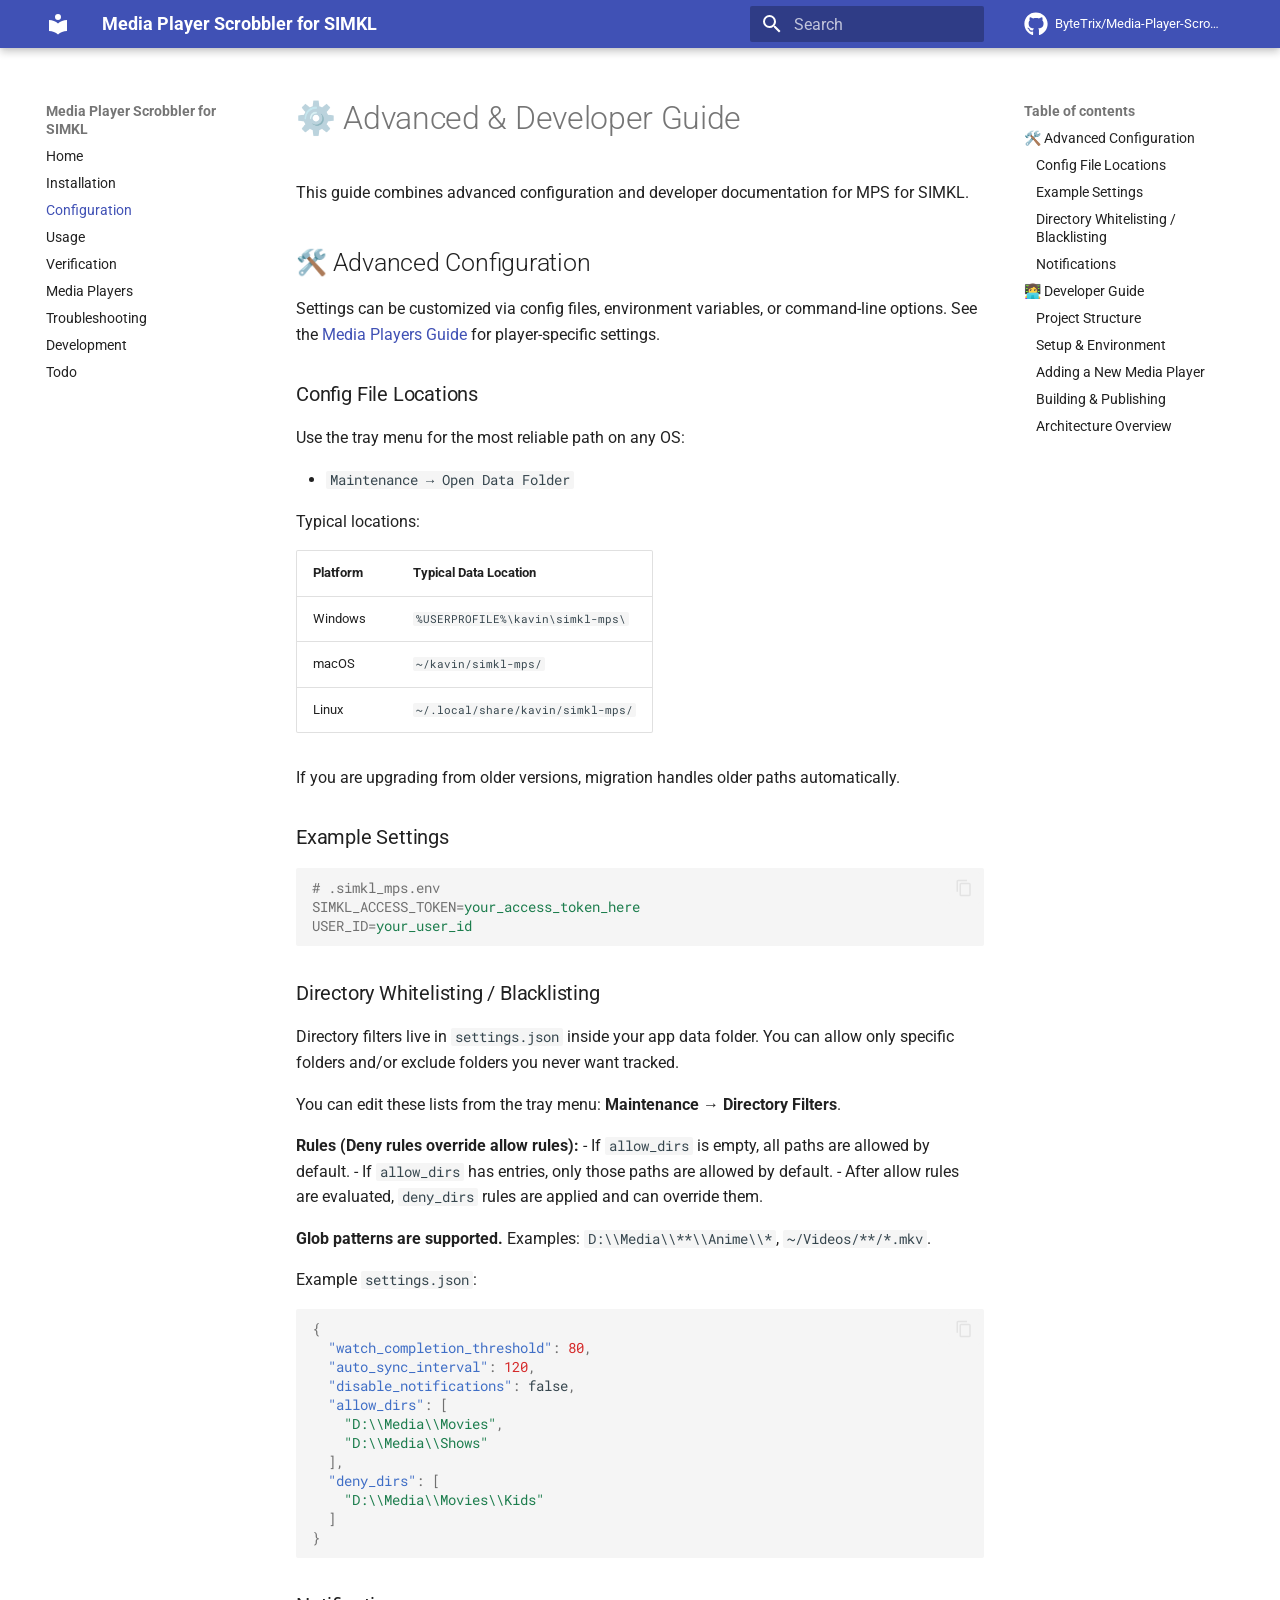
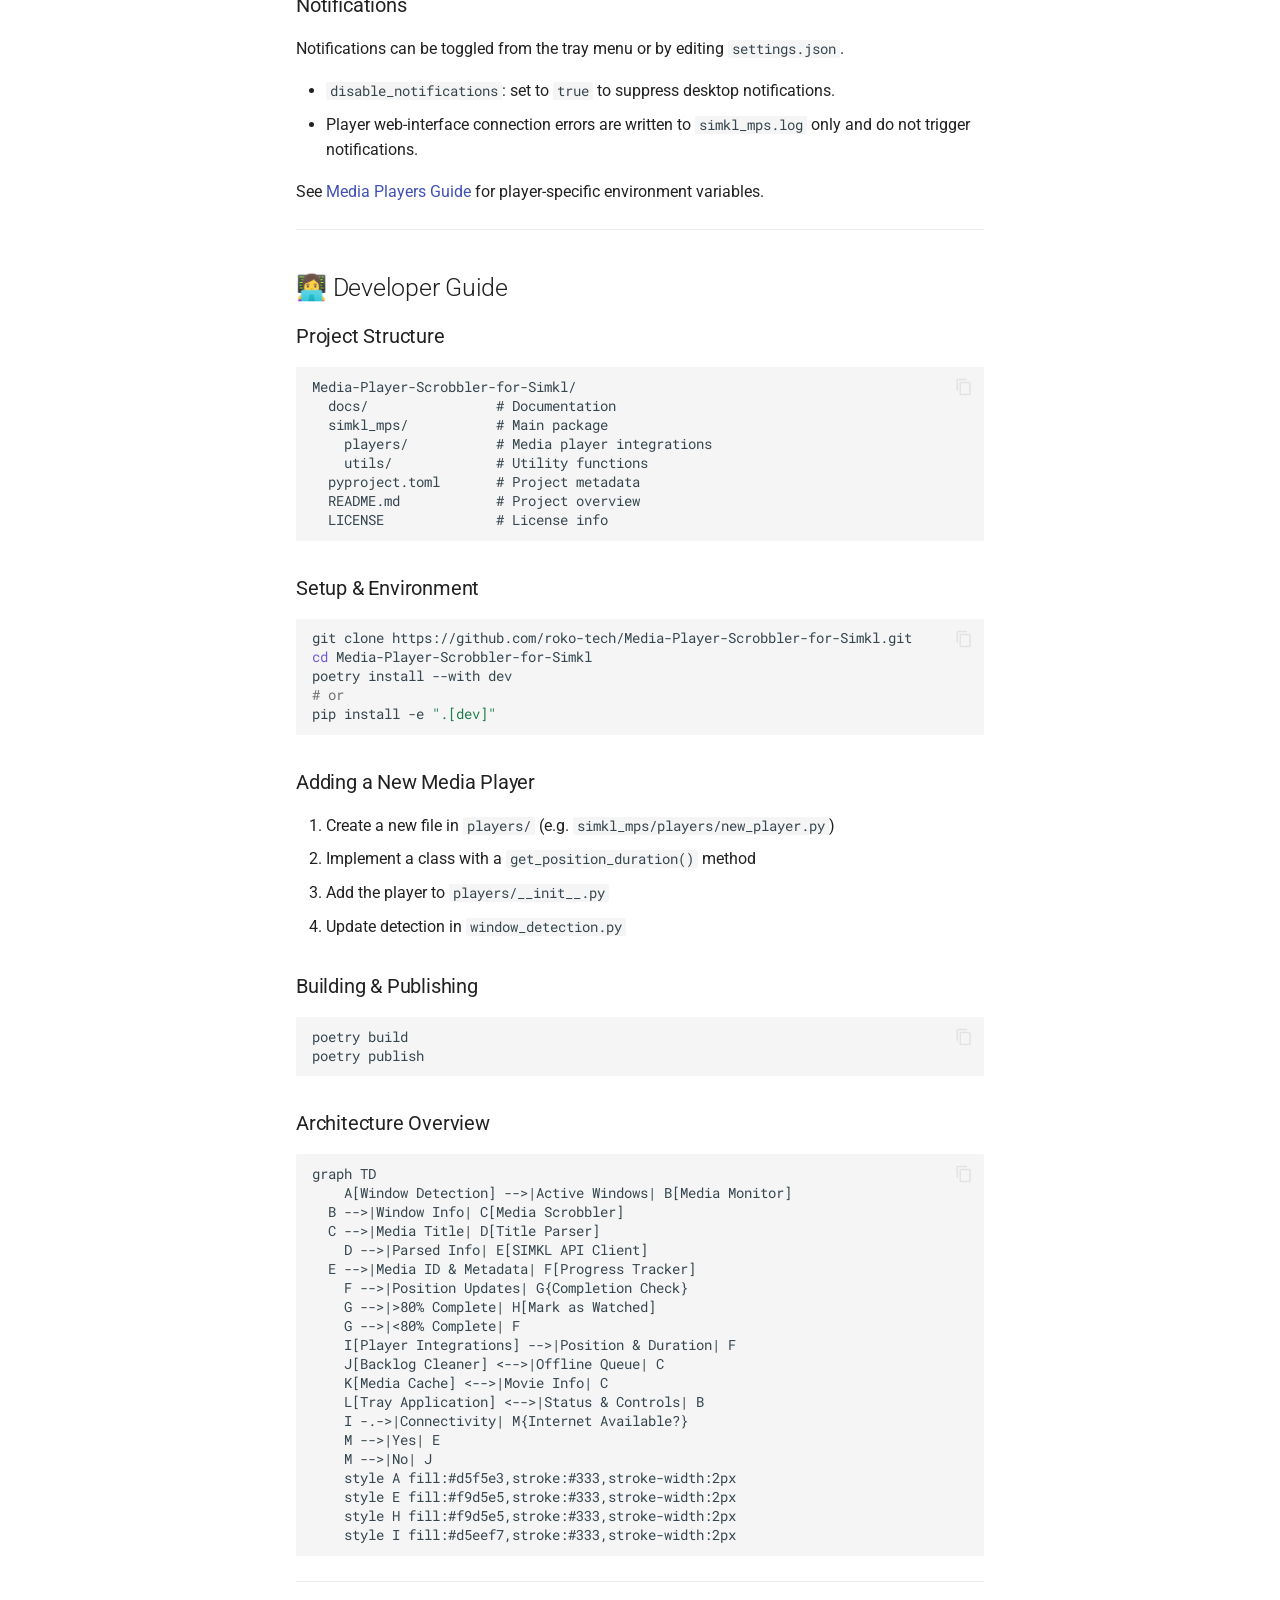
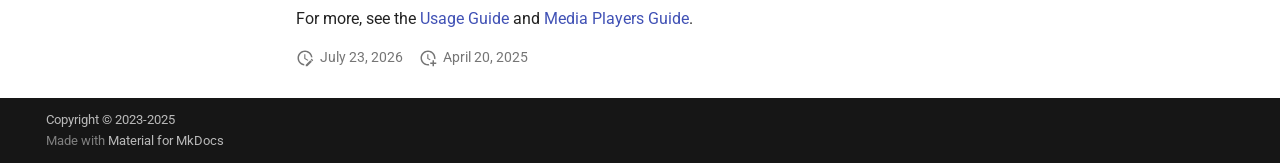
<file: configuration/index.html>
<!doctype html>
<html lang="en" class="no-js">
  <head>
    
      <meta charset="utf-8">
      <meta name="viewport" content="width=device-width,initial-scale=1">
      
        <meta name="description" content="Automatic Movie Scrobbler for Simkl">
      
      
      
        <link rel="canonical" href="https://bytetrix.github.io/media-player-scrobbler-for-simkl/configuration/">
      
      
        <link rel="prev" href="..">
      
      
        <link rel="next" href="../usage/">
      
      
        
      
      
      <link rel="icon" href="../assets/images/favicon.png">
      <meta name="generator" content="mkdocs-1.6.1, mkdocs-material-9.7.7">
    
    
      
        <title>Configuration - Media Player Scrobbler for SIMKL</title>
      
    
    
      <link rel="stylesheet" href="../assets/stylesheets/main.ec1eaa64.min.css">
      
        
        <link rel="stylesheet" href="../assets/stylesheets/palette.ab4e12ef.min.css">
      
      


    
    
      
    
    
      
        
        
        <link rel="preconnect" href="https://fonts.gstatic.com" crossorigin>
        <link rel="stylesheet" href="https://fonts.googleapis.com/css?family=Roboto:300,300i,400,400i,700,700i%7CRoboto+Mono:400,400i,700,700i&display=fallback">
        <style>:root{--md-text-font:"Roboto";--md-code-font:"Roboto Mono"}</style>
      
    
    
    <script>__md_scope=new URL("..",location),__md_hash=e=>[...e].reduce(((e,_)=>(e<<5)-e+_.charCodeAt(0)),0),__md_get=(e,_=localStorage,t=__md_scope)=>JSON.parse(_.getItem(t.pathname+"."+e)),__md_set=(e,_,t=localStorage,a=__md_scope)=>{try{t.setItem(a.pathname+"."+e,JSON.stringify(_))}catch(e){}}</script>
    
      

    
    
  </head>
  
  
    
    
    
    
    
    <body dir="ltr" data-md-color-scheme="default" data-md-color-primary="indigo" data-md-color-accent="indigo">
  
    
    <input class="md-toggle" data-md-toggle="drawer" type="checkbox" id="__drawer" autocomplete="off">
    <input class="md-toggle" data-md-toggle="search" type="checkbox" id="__search" autocomplete="off">
    <label class="md-overlay" for="__drawer"></label>
    <div data-md-component="skip">
      
        
        <a href="#advanced-developer-guide" class="md-skip">
          Skip to content
        </a>
      
    </div>
    <div data-md-component="announce">
      
    </div>
    
    
      

  

<header class="md-header md-header--shadow" data-md-component="header">
  <nav class="md-header__inner md-grid" aria-label="Header">
    <a href=".." title="Media Player Scrobbler for SIMKL" class="md-header__button md-logo" aria-label="Media Player Scrobbler for SIMKL" data-md-component="logo">
      
  
  <svg xmlns="http://www.w3.org/2000/svg" viewBox="0 0 24 24"><path d="M12 8a3 3 0 0 0 3-3 3 3 0 0 0-3-3 3 3 0 0 0-3 3 3 3 0 0 0 3 3m0 3.54C9.64 9.35 6.5 8 3 8v11c3.5 0 6.64 1.35 9 3.54 2.36-2.19 5.5-3.54 9-3.54V8c-3.5 0-6.64 1.35-9 3.54"/></svg>

    </a>
    <label class="md-header__button md-icon" for="__drawer">
      
      <svg xmlns="http://www.w3.org/2000/svg" viewBox="0 0 24 24"><path d="M3 6h18v2H3zm0 5h18v2H3zm0 5h18v2H3z"/></svg>
    </label>
    <div class="md-header__title" data-md-component="header-title">
      <div class="md-header__ellipsis">
        <div class="md-header__topic">
          <span class="md-ellipsis">
            Media Player Scrobbler for SIMKL
          </span>
        </div>
        <div class="md-header__topic" data-md-component="header-topic">
          <span class="md-ellipsis">
            
              Configuration
            
          </span>
        </div>
      </div>
    </div>
    
      
    
    
    
    
      
      
        <label class="md-header__button md-icon" for="__search">
          
          <svg xmlns="http://www.w3.org/2000/svg" viewBox="0 0 24 24"><path d="M9.5 3A6.5 6.5 0 0 1 16 9.5c0 1.61-.59 3.09-1.56 4.23l.27.27h.79l5 5-1.5 1.5-5-5v-.79l-.27-.27A6.52 6.52 0 0 1 9.5 16 6.5 6.5 0 0 1 3 9.5 6.5 6.5 0 0 1 9.5 3m0 2C7 5 5 7 5 9.5S7 14 9.5 14 14 12 14 9.5 12 5 9.5 5"/></svg>
        </label>
        <div class="md-search" data-md-component="search" role="dialog">
  <label class="md-search__overlay" for="__search"></label>
  <div class="md-search__inner" role="search">
    <form class="md-search__form" name="search">
      <input type="text" class="md-search__input" name="query" aria-label="Search" placeholder="Search" autocapitalize="off" autocorrect="off" autocomplete="off" spellcheck="false" data-md-component="search-query" required>
      <label class="md-search__icon md-icon" for="__search">
        
        <svg xmlns="http://www.w3.org/2000/svg" viewBox="0 0 24 24"><path d="M9.5 3A6.5 6.5 0 0 1 16 9.5c0 1.61-.59 3.09-1.56 4.23l.27.27h.79l5 5-1.5 1.5-5-5v-.79l-.27-.27A6.52 6.52 0 0 1 9.5 16 6.5 6.5 0 0 1 3 9.5 6.5 6.5 0 0 1 9.5 3m0 2C7 5 5 7 5 9.5S7 14 9.5 14 14 12 14 9.5 12 5 9.5 5"/></svg>
        
        <svg xmlns="http://www.w3.org/2000/svg" viewBox="0 0 24 24"><path d="M20 11v2H8l5.5 5.5-1.42 1.42L4.16 12l7.92-7.92L13.5 5.5 8 11z"/></svg>
      </label>
      <nav class="md-search__options" aria-label="Search">
        
        <button type="reset" class="md-search__icon md-icon" title="Clear" aria-label="Clear" tabindex="-1">
          
          <svg xmlns="http://www.w3.org/2000/svg" viewBox="0 0 24 24"><path d="M19 6.41 17.59 5 12 10.59 6.41 5 5 6.41 10.59 12 5 17.59 6.41 19 12 13.41 17.59 19 19 17.59 13.41 12z"/></svg>
        </button>
      </nav>
      
    </form>
    <div class="md-search__output">
      <div class="md-search__scrollwrap" tabindex="0" data-md-scrollfix>
        <div class="md-search-result" data-md-component="search-result">
          <div class="md-search-result__meta">
            Initializing search
          </div>
          <ol class="md-search-result__list" role="presentation"></ol>
        </div>
      </div>
    </div>
  </div>
</div>
      
    
    
      <div class="md-header__source">
        <a href="https://github.com/ByteTrix/Media-Player-Scrobbler-for-Simkl" title="Go to repository" class="md-source" data-md-component="source">
  <div class="md-source__icon md-icon">
    
    <svg xmlns="http://www.w3.org/2000/svg" viewBox="0 0 512 512"><!--! Font Awesome Free 7.1.0 by @fontawesome - https://fontawesome.com License - https://fontawesome.com/license/free (Icons: CC BY 4.0, Fonts: SIL OFL 1.1, Code: MIT License) Copyright 2025 Fonticons, Inc.--><path d="M173.9 397.4c0 2-2.3 3.6-5.2 3.6-3.3.3-5.6-1.3-5.6-3.6 0-2 2.3-3.6 5.2-3.6 3-.3 5.6 1.3 5.6 3.6m-31.1-4.5c-.7 2 1.3 4.3 4.3 4.9 2.6 1 5.6 0 6.2-2s-1.3-4.3-4.3-5.2c-2.6-.7-5.5.3-6.2 2.3m44.2-1.7c-2.9.7-4.9 2.6-4.6 4.9.3 2 2.9 3.3 5.9 2.6 2.9-.7 4.9-2.6 4.6-4.6-.3-1.9-3-3.2-5.9-2.9M252.8 8C114.1 8 8 113.3 8 252c0 110.9 69.8 205.8 169.5 239.2 12.8 2.3 17.3-5.6 17.3-12.1 0-6.2-.3-40.4-.3-61.4 0 0-70 15-84.7-29.8 0 0-11.4-29.1-27.8-36.6 0 0-22.9-15.7 1.6-15.4 0 0 24.9 2 38.6 25.8 21.9 38.6 58.6 27.5 72.9 20.9 2.3-16 8.8-27.1 16-33.7-55.9-6.2-112.3-14.3-112.3-110.5 0-27.5 7.6-41.3 23.6-58.9-2.6-6.5-11.1-33.3 2.6-67.9 20.9-6.5 69 27 69 27 20-5.6 41.5-8.5 62.8-8.5s42.8 2.9 62.8 8.5c0 0 48.1-33.6 69-27 13.7 34.7 5.2 61.4 2.6 67.9 16 17.7 25.8 31.5 25.8 58.9 0 96.5-58.9 104.2-114.8 110.5 9.2 7.9 17 22.9 17 46.4 0 33.7-.3 75.4-.3 83.6 0 6.5 4.6 14.4 17.3 12.1C436.2 457.8 504 362.9 504 252 504 113.3 391.5 8 252.8 8M105.2 352.9c-1.3 1-1 3.3.7 5.2 1.6 1.6 3.9 2.3 5.2 1 1.3-1 1-3.3-.7-5.2-1.6-1.6-3.9-2.3-5.2-1m-10.8-8.1c-.7 1.3.3 2.9 2.3 3.9 1.6 1 3.6.7 4.3-.7.7-1.3-.3-2.9-2.3-3.9-2-.6-3.6-.3-4.3.7m32.4 35.6c-1.6 1.3-1 4.3 1.3 6.2 2.3 2.3 5.2 2.6 6.5 1 1.3-1.3.7-4.3-1.3-6.2-2.2-2.3-5.2-2.6-6.5-1m-11.4-14.7c-1.6 1-1.6 3.6 0 5.9s4.3 3.3 5.6 2.3c1.6-1.3 1.6-3.9 0-6.2-1.4-2.3-4-3.3-5.6-2"/></svg>
  </div>
  <div class="md-source__repository">
    ByteTrix/Media-Player-Scrobbler-for-Simkl
  </div>
</a>
      </div>
    
  </nav>
  
</header>
    
    <div class="md-container" data-md-component="container">
      
      
        
          
        
      
      <main class="md-main" data-md-component="main">
        <div class="md-main__inner md-grid">
          
            
              
              <div class="md-sidebar md-sidebar--primary" data-md-component="sidebar" data-md-type="navigation" >
                <div class="md-sidebar__scrollwrap">
                  <div class="md-sidebar__inner">
                    



<nav class="md-nav md-nav--primary" aria-label="Navigation" data-md-level="0">
  <label class="md-nav__title" for="__drawer">
    <a href=".." title="Media Player Scrobbler for SIMKL" class="md-nav__button md-logo" aria-label="Media Player Scrobbler for SIMKL" data-md-component="logo">
      
  
  <svg xmlns="http://www.w3.org/2000/svg" viewBox="0 0 24 24"><path d="M12 8a3 3 0 0 0 3-3 3 3 0 0 0-3-3 3 3 0 0 0-3 3 3 3 0 0 0 3 3m0 3.54C9.64 9.35 6.5 8 3 8v11c3.5 0 6.64 1.35 9 3.54 2.36-2.19 5.5-3.54 9-3.54V8c-3.5 0-6.64 1.35-9 3.54"/></svg>

    </a>
    Media Player Scrobbler for SIMKL
  </label>
  
    <div class="md-nav__source">
      <a href="https://github.com/ByteTrix/Media-Player-Scrobbler-for-Simkl" title="Go to repository" class="md-source" data-md-component="source">
  <div class="md-source__icon md-icon">
    
    <svg xmlns="http://www.w3.org/2000/svg" viewBox="0 0 512 512"><!--! Font Awesome Free 7.1.0 by @fontawesome - https://fontawesome.com License - https://fontawesome.com/license/free (Icons: CC BY 4.0, Fonts: SIL OFL 1.1, Code: MIT License) Copyright 2025 Fonticons, Inc.--><path d="M173.9 397.4c0 2-2.3 3.6-5.2 3.6-3.3.3-5.6-1.3-5.6-3.6 0-2 2.3-3.6 5.2-3.6 3-.3 5.6 1.3 5.6 3.6m-31.1-4.5c-.7 2 1.3 4.3 4.3 4.9 2.6 1 5.6 0 6.2-2s-1.3-4.3-4.3-5.2c-2.6-.7-5.5.3-6.2 2.3m44.2-1.7c-2.9.7-4.9 2.6-4.6 4.9.3 2 2.9 3.3 5.9 2.6 2.9-.7 4.9-2.6 4.6-4.6-.3-1.9-3-3.2-5.9-2.9M252.8 8C114.1 8 8 113.3 8 252c0 110.9 69.8 205.8 169.5 239.2 12.8 2.3 17.3-5.6 17.3-12.1 0-6.2-.3-40.4-.3-61.4 0 0-70 15-84.7-29.8 0 0-11.4-29.1-27.8-36.6 0 0-22.9-15.7 1.6-15.4 0 0 24.9 2 38.6 25.8 21.9 38.6 58.6 27.5 72.9 20.9 2.3-16 8.8-27.1 16-33.7-55.9-6.2-112.3-14.3-112.3-110.5 0-27.5 7.6-41.3 23.6-58.9-2.6-6.5-11.1-33.3 2.6-67.9 20.9-6.5 69 27 69 27 20-5.6 41.5-8.5 62.8-8.5s42.8 2.9 62.8 8.5c0 0 48.1-33.6 69-27 13.7 34.7 5.2 61.4 2.6 67.9 16 17.7 25.8 31.5 25.8 58.9 0 96.5-58.9 104.2-114.8 110.5 9.2 7.9 17 22.9 17 46.4 0 33.7-.3 75.4-.3 83.6 0 6.5 4.6 14.4 17.3 12.1C436.2 457.8 504 362.9 504 252 504 113.3 391.5 8 252.8 8M105.2 352.9c-1.3 1-1 3.3.7 5.2 1.6 1.6 3.9 2.3 5.2 1 1.3-1 1-3.3-.7-5.2-1.6-1.6-3.9-2.3-5.2-1m-10.8-8.1c-.7 1.3.3 2.9 2.3 3.9 1.6 1 3.6.7 4.3-.7.7-1.3-.3-2.9-2.3-3.9-2-.6-3.6-.3-4.3.7m32.4 35.6c-1.6 1.3-1 4.3 1.3 6.2 2.3 2.3 5.2 2.6 6.5 1 1.3-1.3.7-4.3-1.3-6.2-2.2-2.3-5.2-2.6-6.5-1m-11.4-14.7c-1.6 1-1.6 3.6 0 5.9s4.3 3.3 5.6 2.3c1.6-1.3 1.6-3.9 0-6.2-1.4-2.3-4-3.3-5.6-2"/></svg>
  </div>
  <div class="md-source__repository">
    ByteTrix/Media-Player-Scrobbler-for-Simkl
  </div>
</a>
    </div>
  
  <ul class="md-nav__list" data-md-scrollfix>
    
      
      
  
  
  
  
    <li class="md-nav__item">
      <a href=".." class="md-nav__link">
        
  
  
  <span class="md-ellipsis">
    
  
    Home
  

    
  </span>
  
  

      </a>
    </li>
  

    
      
      
  
  
  
  
    <li class="md-nav__item">
      <a href="../installation.md" class="md-nav__link">
        
  
  
  <span class="md-ellipsis">
    
  
    Installation
  

    
  </span>
  
  

      </a>
    </li>
  

    
      
      
  
  
    
  
  
  
    <li class="md-nav__item md-nav__item--active">
      
      <input class="md-nav__toggle md-toggle" type="checkbox" id="__toc">
      
      
        
      
      
        <label class="md-nav__link md-nav__link--active" for="__toc">
          
  
  
  <span class="md-ellipsis">
    
  
    Configuration
  

    
  </span>
  
  

          <span class="md-nav__icon md-icon"></span>
        </label>
      
      <a href="./" class="md-nav__link md-nav__link--active">
        
  
  
  <span class="md-ellipsis">
    
  
    Configuration
  

    
  </span>
  
  

      </a>
      
        

<nav class="md-nav md-nav--secondary" aria-label="Table of contents">
  
  
  
    
  
  
    <label class="md-nav__title" for="__toc">
      <span class="md-nav__icon md-icon"></span>
      Table of contents
    </label>
    <ul class="md-nav__list" data-md-component="toc" data-md-scrollfix>
      
        <li class="md-nav__item">
  <a href="#advanced-configuration" class="md-nav__link">
    <span class="md-ellipsis">
      
        🛠️ Advanced Configuration
      
    </span>
  </a>
  
    <nav class="md-nav" aria-label="🛠️ Advanced Configuration">
      <ul class="md-nav__list">
        
          <li class="md-nav__item">
  <a href="#config-file-locations" class="md-nav__link">
    <span class="md-ellipsis">
      
        Config File Locations
      
    </span>
  </a>
  
</li>
        
          <li class="md-nav__item">
  <a href="#example-settings" class="md-nav__link">
    <span class="md-ellipsis">
      
        Example Settings
      
    </span>
  </a>
  
</li>
        
          <li class="md-nav__item">
  <a href="#directory-whitelisting-blacklisting" class="md-nav__link">
    <span class="md-ellipsis">
      
        Directory Whitelisting / Blacklisting
      
    </span>
  </a>
  
</li>
        
          <li class="md-nav__item">
  <a href="#notifications" class="md-nav__link">
    <span class="md-ellipsis">
      
        Notifications
      
    </span>
  </a>
  
</li>
        
      </ul>
    </nav>
  
</li>
      
        <li class="md-nav__item">
  <a href="#developer-guide" class="md-nav__link">
    <span class="md-ellipsis">
      
        👩‍💻 Developer Guide
      
    </span>
  </a>
  
    <nav class="md-nav" aria-label="👩‍💻 Developer Guide">
      <ul class="md-nav__list">
        
          <li class="md-nav__item">
  <a href="#project-structure" class="md-nav__link">
    <span class="md-ellipsis">
      
        Project Structure
      
    </span>
  </a>
  
</li>
        
          <li class="md-nav__item">
  <a href="#setup-environment" class="md-nav__link">
    <span class="md-ellipsis">
      
        Setup &amp; Environment
      
    </span>
  </a>
  
</li>
        
          <li class="md-nav__item">
  <a href="#adding-a-new-media-player" class="md-nav__link">
    <span class="md-ellipsis">
      
        Adding a New Media Player
      
    </span>
  </a>
  
</li>
        
          <li class="md-nav__item">
  <a href="#building-publishing" class="md-nav__link">
    <span class="md-ellipsis">
      
        Building &amp; Publishing
      
    </span>
  </a>
  
</li>
        
          <li class="md-nav__item">
  <a href="#architecture-overview" class="md-nav__link">
    <span class="md-ellipsis">
      
        Architecture Overview
      
    </span>
  </a>
  
</li>
        
      </ul>
    </nav>
  
</li>
      
    </ul>
  
</nav>
      
    </li>
  

    
      
      
  
  
  
  
    <li class="md-nav__item">
      <a href="../usage/" class="md-nav__link">
        
  
  
  <span class="md-ellipsis">
    
  
    Usage
  

    
  </span>
  
  

      </a>
    </li>
  

    
      
      
  
  
  
  
    <li class="md-nav__item">
      <a href="../verify.md" class="md-nav__link">
        
  
  
  <span class="md-ellipsis">
    
  
    Verification
  

    
  </span>
  
  

      </a>
    </li>
  

    
      
      
  
  
  
  
    <li class="md-nav__item">
      <a href="../media-players/" class="md-nav__link">
        
  
  
  <span class="md-ellipsis">
    
  
    Media Players
  

    
  </span>
  
  

      </a>
    </li>
  

    
      
      
  
  
  
  
    <li class="md-nav__item">
      <a href="../troubleshooting/" class="md-nav__link">
        
  
  
  <span class="md-ellipsis">
    
  
    Troubleshooting
  

    
  </span>
  
  

      </a>
    </li>
  

    
      
      
  
  
  
  
    <li class="md-nav__item">
      <a href="../development.md" class="md-nav__link">
        
  
  
  <span class="md-ellipsis">
    
  
    Development
  

    
  </span>
  
  

      </a>
    </li>
  

    
      
      
  
  
  
  
    <li class="md-nav__item">
      <a href="../todo/" class="md-nav__link">
        
  
  
  <span class="md-ellipsis">
    
  
    Todo
  

    
  </span>
  
  

      </a>
    </li>
  

    
  </ul>
</nav>
                  </div>
                </div>
              </div>
            
            
              
              <div class="md-sidebar md-sidebar--secondary" data-md-component="sidebar" data-md-type="toc" >
                <div class="md-sidebar__scrollwrap">
                  <div class="md-sidebar__inner">
                    

<nav class="md-nav md-nav--secondary" aria-label="Table of contents">
  
  
  
    
  
  
    <label class="md-nav__title" for="__toc">
      <span class="md-nav__icon md-icon"></span>
      Table of contents
    </label>
    <ul class="md-nav__list" data-md-component="toc" data-md-scrollfix>
      
        <li class="md-nav__item">
  <a href="#advanced-configuration" class="md-nav__link">
    <span class="md-ellipsis">
      
        🛠️ Advanced Configuration
      
    </span>
  </a>
  
    <nav class="md-nav" aria-label="🛠️ Advanced Configuration">
      <ul class="md-nav__list">
        
          <li class="md-nav__item">
  <a href="#config-file-locations" class="md-nav__link">
    <span class="md-ellipsis">
      
        Config File Locations
      
    </span>
  </a>
  
</li>
        
          <li class="md-nav__item">
  <a href="#example-settings" class="md-nav__link">
    <span class="md-ellipsis">
      
        Example Settings
      
    </span>
  </a>
  
</li>
        
          <li class="md-nav__item">
  <a href="#directory-whitelisting-blacklisting" class="md-nav__link">
    <span class="md-ellipsis">
      
        Directory Whitelisting / Blacklisting
      
    </span>
  </a>
  
</li>
        
          <li class="md-nav__item">
  <a href="#notifications" class="md-nav__link">
    <span class="md-ellipsis">
      
        Notifications
      
    </span>
  </a>
  
</li>
        
      </ul>
    </nav>
  
</li>
      
        <li class="md-nav__item">
  <a href="#developer-guide" class="md-nav__link">
    <span class="md-ellipsis">
      
        👩‍💻 Developer Guide
      
    </span>
  </a>
  
    <nav class="md-nav" aria-label="👩‍💻 Developer Guide">
      <ul class="md-nav__list">
        
          <li class="md-nav__item">
  <a href="#project-structure" class="md-nav__link">
    <span class="md-ellipsis">
      
        Project Structure
      
    </span>
  </a>
  
</li>
        
          <li class="md-nav__item">
  <a href="#setup-environment" class="md-nav__link">
    <span class="md-ellipsis">
      
        Setup &amp; Environment
      
    </span>
  </a>
  
</li>
        
          <li class="md-nav__item">
  <a href="#adding-a-new-media-player" class="md-nav__link">
    <span class="md-ellipsis">
      
        Adding a New Media Player
      
    </span>
  </a>
  
</li>
        
          <li class="md-nav__item">
  <a href="#building-publishing" class="md-nav__link">
    <span class="md-ellipsis">
      
        Building &amp; Publishing
      
    </span>
  </a>
  
</li>
        
          <li class="md-nav__item">
  <a href="#architecture-overview" class="md-nav__link">
    <span class="md-ellipsis">
      
        Architecture Overview
      
    </span>
  </a>
  
</li>
        
      </ul>
    </nav>
  
</li>
      
    </ul>
  
</nav>
                  </div>
                </div>
              </div>
            
          
          
            <div class="md-content" data-md-component="content">
              
              <article class="md-content__inner md-typeset">
                
                  


  
  


<h1 id="advanced-developer-guide">⚙️ Advanced &amp; Developer Guide<a class="headerlink" href="#advanced-developer-guide" title="Permanent link">&para;</a></h1>
<p>This guide combines advanced configuration and developer documentation for MPS for SIMKL.</p>
<h2 id="advanced-configuration">🛠️ Advanced Configuration<a class="headerlink" href="#advanced-configuration" title="Permanent link">&para;</a></h2>
<p>Settings can be customized via config files, environment variables, or command-line options. See the <a href="../media-players/">Media Players Guide</a> for player-specific settings.</p>
<h3 id="config-file-locations">Config File Locations<a class="headerlink" href="#config-file-locations" title="Permanent link">&para;</a></h3>
<p>Use the tray menu for the most reliable path on any OS:</p>
<ul>
<li><code>Maintenance → Open Data Folder</code></li>
</ul>
<p>Typical locations:</p>
<table>
<thead>
<tr>
<th>Platform</th>
<th>Typical Data Location</th>
</tr>
</thead>
<tbody>
<tr>
<td>Windows</td>
<td><code>%USERPROFILE%\kavin\simkl-mps\</code></td>
</tr>
<tr>
<td>macOS</td>
<td><code>~/kavin/simkl-mps/</code></td>
</tr>
<tr>
<td>Linux</td>
<td><code>~/.local/share/kavin/simkl-mps/</code></td>
</tr>
</tbody>
</table>
<p>If you are upgrading from older versions, migration handles older paths automatically.</p>
<h3 id="example-settings">Example Settings<a class="headerlink" href="#example-settings" title="Permanent link">&para;</a></h3>
<div class="highlight"><pre><span></span><code><a id="__codelineno-0-1" name="__codelineno-0-1" href="#__codelineno-0-1"></a><span class="c1"># .simkl_mps.env</span>
<a id="__codelineno-0-2" name="__codelineno-0-2" href="#__codelineno-0-2"></a><span class="na">SIMKL_ACCESS_TOKEN</span><span class="o">=</span><span class="s">your_access_token_here</span>
<a id="__codelineno-0-3" name="__codelineno-0-3" href="#__codelineno-0-3"></a><span class="na">USER_ID</span><span class="o">=</span><span class="s">your_user_id</span>
</code></pre></div>
<h3 id="directory-whitelisting-blacklisting">Directory Whitelisting / Blacklisting<a class="headerlink" href="#directory-whitelisting-blacklisting" title="Permanent link">&para;</a></h3>
<p>Directory filters live in <code>settings.json</code> inside your app data folder. You can allow only specific folders and/or exclude folders you never want tracked.</p>
<p>You can edit these lists from the tray menu: <strong>Maintenance → Directory Filters</strong>.</p>
<p><strong>Rules (Deny rules override allow rules):</strong>
- If <code>allow_dirs</code> is empty, all paths are allowed by default.
- If <code>allow_dirs</code> has entries, only those paths are allowed by default.
- After allow rules are evaluated, <code>deny_dirs</code> rules are applied and can override them.</p>
<p><strong>Glob patterns are supported.</strong> Examples: <code>D:\\Media\\**\\Anime\\*</code>, <code>~/Videos/**/*.mkv</code>.</p>
<p>Example <code>settings.json</code>:</p>
<div class="highlight"><pre><span></span><code><a id="__codelineno-1-1" name="__codelineno-1-1" href="#__codelineno-1-1"></a><span class="p">{</span>
<a id="__codelineno-1-2" name="__codelineno-1-2" href="#__codelineno-1-2"></a><span class="w">  </span><span class="nt">"watch_completion_threshold"</span><span class="p">:</span><span class="w"> </span><span class="mi">80</span><span class="p">,</span>
<a id="__codelineno-1-3" name="__codelineno-1-3" href="#__codelineno-1-3"></a><span class="w">  </span><span class="nt">"auto_sync_interval"</span><span class="p">:</span><span class="w"> </span><span class="mi">120</span><span class="p">,</span>
<a id="__codelineno-1-4" name="__codelineno-1-4" href="#__codelineno-1-4"></a><span class="w">  </span><span class="nt">"disable_notifications"</span><span class="p">:</span><span class="w"> </span><span class="kc">false</span><span class="p">,</span>
<a id="__codelineno-1-5" name="__codelineno-1-5" href="#__codelineno-1-5"></a><span class="w">  </span><span class="nt">"allow_dirs"</span><span class="p">:</span><span class="w"> </span><span class="p">[</span>
<a id="__codelineno-1-6" name="__codelineno-1-6" href="#__codelineno-1-6"></a><span class="w">    </span><span class="s2">"D:\\Media\\Movies"</span><span class="p">,</span>
<a id="__codelineno-1-7" name="__codelineno-1-7" href="#__codelineno-1-7"></a><span class="w">    </span><span class="s2">"D:\\Media\\Shows"</span>
<a id="__codelineno-1-8" name="__codelineno-1-8" href="#__codelineno-1-8"></a><span class="w">  </span><span class="p">],</span>
<a id="__codelineno-1-9" name="__codelineno-1-9" href="#__codelineno-1-9"></a><span class="w">  </span><span class="nt">"deny_dirs"</span><span class="p">:</span><span class="w"> </span><span class="p">[</span>
<a id="__codelineno-1-10" name="__codelineno-1-10" href="#__codelineno-1-10"></a><span class="w">    </span><span class="s2">"D:\\Media\\Movies\\Kids"</span>
<a id="__codelineno-1-11" name="__codelineno-1-11" href="#__codelineno-1-11"></a><span class="w">  </span><span class="p">]</span>
<a id="__codelineno-1-12" name="__codelineno-1-12" href="#__codelineno-1-12"></a><span class="p">}</span>
</code></pre></div>
<h3 id="notifications">Notifications<a class="headerlink" href="#notifications" title="Permanent link">&para;</a></h3>
<p>Notifications can be toggled from the tray menu or by editing <code>settings.json</code>.</p>
<ul>
<li><code>disable_notifications</code>: set to <code>true</code> to suppress desktop notifications.</li>
<li>Player web-interface connection errors are written to <code>simkl_mps.log</code> only and do not trigger notifications.</li>
</ul>
<p>See <a href="../media-players/">Media Players Guide</a> for player-specific environment variables.</p>
<hr />
<h2 id="developer-guide">👩‍💻 Developer Guide<a class="headerlink" href="#developer-guide" title="Permanent link">&para;</a></h2>
<h3 id="project-structure">Project Structure<a class="headerlink" href="#project-structure" title="Permanent link">&para;</a></h3>
<div class="highlight"><pre><span></span><code><a id="__codelineno-2-1" name="__codelineno-2-1" href="#__codelineno-2-1"></a>Media-Player-Scrobbler-for-Simkl/
<a id="__codelineno-2-2" name="__codelineno-2-2" href="#__codelineno-2-2"></a>  docs/                # Documentation
<a id="__codelineno-2-3" name="__codelineno-2-3" href="#__codelineno-2-3"></a>  simkl_mps/           # Main package
<a id="__codelineno-2-4" name="__codelineno-2-4" href="#__codelineno-2-4"></a>    players/           # Media player integrations
<a id="__codelineno-2-5" name="__codelineno-2-5" href="#__codelineno-2-5"></a>    utils/             # Utility functions
<a id="__codelineno-2-6" name="__codelineno-2-6" href="#__codelineno-2-6"></a>  pyproject.toml       # Project metadata
<a id="__codelineno-2-7" name="__codelineno-2-7" href="#__codelineno-2-7"></a>  README.md            # Project overview
<a id="__codelineno-2-8" name="__codelineno-2-8" href="#__codelineno-2-8"></a>  LICENSE              # License info
</code></pre></div>
<h3 id="setup-environment">Setup &amp; Environment<a class="headerlink" href="#setup-environment" title="Permanent link">&para;</a></h3>
<div class="highlight"><pre><span></span><code><a id="__codelineno-3-1" name="__codelineno-3-1" href="#__codelineno-3-1"></a>git<span class="w"> </span>clone<span class="w"> </span>https://github.com/roko-tech/Media-Player-Scrobbler-for-Simkl.git
<a id="__codelineno-3-2" name="__codelineno-3-2" href="#__codelineno-3-2"></a><span class="nb">cd</span><span class="w"> </span>Media-Player-Scrobbler-for-Simkl
<a id="__codelineno-3-3" name="__codelineno-3-3" href="#__codelineno-3-3"></a>poetry<span class="w"> </span>install<span class="w"> </span>--with<span class="w"> </span>dev
<a id="__codelineno-3-4" name="__codelineno-3-4" href="#__codelineno-3-4"></a><span class="c1"># or</span>
<a id="__codelineno-3-5" name="__codelineno-3-5" href="#__codelineno-3-5"></a>pip<span class="w"> </span>install<span class="w"> </span>-e<span class="w"> </span><span class="s2">".[dev]"</span>
</code></pre></div>
<h3 id="adding-a-new-media-player">Adding a New Media Player<a class="headerlink" href="#adding-a-new-media-player" title="Permanent link">&para;</a></h3>
<ol>
<li>Create a new file in <code>players/</code> (e.g. <code>simkl_mps/players/new_player.py</code>)</li>
<li>Implement a class with a <code>get_position_duration()</code> method</li>
<li>Add the player to <code>players/__init__.py</code></li>
<li>Update detection in <code>window_detection.py</code></li>
</ol>
<h3 id="building-publishing">Building &amp; Publishing<a class="headerlink" href="#building-publishing" title="Permanent link">&para;</a></h3>
<div class="highlight"><pre><span></span><code><a id="__codelineno-4-1" name="__codelineno-4-1" href="#__codelineno-4-1"></a>poetry<span class="w"> </span>build
<a id="__codelineno-4-2" name="__codelineno-4-2" href="#__codelineno-4-2"></a>poetry<span class="w"> </span>publish
</code></pre></div>
<h3 id="architecture-overview">Architecture Overview<a class="headerlink" href="#architecture-overview" title="Permanent link">&para;</a></h3>
<div class="highlight"><pre><span></span><code><a id="__codelineno-5-1" name="__codelineno-5-1" href="#__codelineno-5-1"></a>graph TD
<a id="__codelineno-5-2" name="__codelineno-5-2" href="#__codelineno-5-2"></a>    A[Window Detection] --&gt;|Active Windows| B[Media Monitor]
<a id="__codelineno-5-3" name="__codelineno-5-3" href="#__codelineno-5-3"></a>  B --&gt;|Window Info| C[Media Scrobbler]
<a id="__codelineno-5-4" name="__codelineno-5-4" href="#__codelineno-5-4"></a>  C --&gt;|Media Title| D[Title Parser]
<a id="__codelineno-5-5" name="__codelineno-5-5" href="#__codelineno-5-5"></a>    D --&gt;|Parsed Info| E[SIMKL API Client]
<a id="__codelineno-5-6" name="__codelineno-5-6" href="#__codelineno-5-6"></a>  E --&gt;|Media ID &amp; Metadata| F[Progress Tracker]
<a id="__codelineno-5-7" name="__codelineno-5-7" href="#__codelineno-5-7"></a>    F --&gt;|Position Updates| G{Completion Check}
<a id="__codelineno-5-8" name="__codelineno-5-8" href="#__codelineno-5-8"></a>    G --&gt;|&gt;80% Complete| H[Mark as Watched]
<a id="__codelineno-5-9" name="__codelineno-5-9" href="#__codelineno-5-9"></a>    G --&gt;|&lt;80% Complete| F
<a id="__codelineno-5-10" name="__codelineno-5-10" href="#__codelineno-5-10"></a>    I[Player Integrations] --&gt;|Position &amp; Duration| F
<a id="__codelineno-5-11" name="__codelineno-5-11" href="#__codelineno-5-11"></a>    J[Backlog Cleaner] &lt;--&gt;|Offline Queue| C
<a id="__codelineno-5-12" name="__codelineno-5-12" href="#__codelineno-5-12"></a>    K[Media Cache] &lt;--&gt;|Movie Info| C
<a id="__codelineno-5-13" name="__codelineno-5-13" href="#__codelineno-5-13"></a>    L[Tray Application] &lt;--&gt;|Status &amp; Controls| B
<a id="__codelineno-5-14" name="__codelineno-5-14" href="#__codelineno-5-14"></a>    I -.-&gt;|Connectivity| M{Internet Available?}
<a id="__codelineno-5-15" name="__codelineno-5-15" href="#__codelineno-5-15"></a>    M --&gt;|Yes| E
<a id="__codelineno-5-16" name="__codelineno-5-16" href="#__codelineno-5-16"></a>    M --&gt;|No| J
<a id="__codelineno-5-17" name="__codelineno-5-17" href="#__codelineno-5-17"></a>    style A fill:#d5f5e3,stroke:#333,stroke-width:2px
<a id="__codelineno-5-18" name="__codelineno-5-18" href="#__codelineno-5-18"></a>    style E fill:#f9d5e5,stroke:#333,stroke-width:2px
<a id="__codelineno-5-19" name="__codelineno-5-19" href="#__codelineno-5-19"></a>    style H fill:#f9d5e5,stroke:#333,stroke-width:2px
<a id="__codelineno-5-20" name="__codelineno-5-20" href="#__codelineno-5-20"></a>    style I fill:#d5eef7,stroke:#333,stroke-width:2px
</code></pre></div>
<hr />
<p>For more, see the <a href="../usage/">Usage Guide</a> and <a href="../media-players/">Media Players Guide</a>.</p>







  
    
  
  
    
  


  <aside class="md-source-file">
    
      
  <span class="md-source-file__fact">
    <span class="md-icon" title="Last update">
      <svg xmlns="http://www.w3.org/2000/svg" viewBox="0 0 24 24"><path d="M21 13.1c-.1 0-.3.1-.4.2l-1 1 2.1 2.1 1-1c.2-.2.2-.6 0-.8l-1.3-1.3c-.1-.1-.2-.2-.4-.2m-1.9 1.8-6.1 6V23h2.1l6.1-6.1zM12.5 7v5.2l4 2.4-1 1L11 13V7zM11 21.9c-5.1-.5-9-4.8-9-9.9C2 6.5 6.5 2 12 2c5.3 0 9.6 4.1 10 9.3-.3-.1-.6-.2-1-.2s-.7.1-1 .2C19.6 7.2 16.2 4 12 4c-4.4 0-8 3.6-8 8 0 4.1 3.1 7.5 7.1 7.9l-.1.2z"/></svg>
    </span>
    <span class="git-revision-date-localized-plugin git-revision-date-localized-plugin-date" title="July 23, 2026 09:06:27 UTC">July 23, 2026</span>
  </span>

    
    
      
  <span class="md-source-file__fact">
    <span class="md-icon" title="Created">
      <svg xmlns="http://www.w3.org/2000/svg" viewBox="0 0 24 24"><path d="M14.47 15.08 11 13V7h1.5v5.25l3.08 1.83c-.41.28-.79.62-1.11 1m-1.39 4.84c-.36.05-.71.08-1.08.08-4.42 0-8-3.58-8-8s3.58-8 8-8 8 3.58 8 8c0 .37-.03.72-.08 1.08.69.1 1.33.32 1.92.64.1-.56.16-1.13.16-1.72 0-5.5-4.5-10-10-10S2 6.5 2 12s4.47 10 10 10c.59 0 1.16-.06 1.72-.16-.32-.59-.54-1.23-.64-1.92M18 15v3h-3v2h3v3h2v-3h3v-2h-3v-3z"/></svg>
    </span>
    <span class="git-revision-date-localized-plugin git-revision-date-localized-plugin-date" title="April 20, 2025 16:55:33 UTC">April 20, 2025</span>
  </span>

    
    
    
  </aside>





                
              </article>
            </div>
          
          
<script>var target=document.getElementById(location.hash.slice(1));target&&target.name&&(target.checked=target.name.startsWith("__tabbed_"))</script>
        </div>
        
          <button type="button" class="md-top md-icon" data-md-component="top" hidden>
  
  <svg xmlns="http://www.w3.org/2000/svg" viewBox="0 0 24 24"><path d="M13 20h-2V8l-5.5 5.5-1.42-1.42L12 4.16l7.92 7.92-1.42 1.42L13 8z"/></svg>
  Back to top
</button>
        
      </main>
      
        <footer class="md-footer">
  
  <div class="md-footer-meta md-typeset">
    <div class="md-footer-meta__inner md-grid">
      <div class="md-copyright">
  
    <div class="md-copyright__highlight">
      Copyright &copy; 2023-2025
    </div>
  
  
    Made with
    <a href="https://squidfunk.github.io/mkdocs-material/" target="_blank" rel="noopener">
      Material for MkDocs
    </a>
  
</div>
      
    </div>
  </div>
</footer>
      
    </div>
    <div class="md-dialog" data-md-component="dialog">
      <div class="md-dialog__inner md-typeset"></div>
    </div>
    
    
    
      
      
      <script id="__config" type="application/json">{"annotate": null, "base": "..", "features": ["navigation.instant", "navigation.tracking", "navigation.expand", "navigation.indexes", "navigation.top", "content.code.copy", "content.code.annotate"], "search": "../assets/javascripts/workers/search.2c215733.min.js", "tags": null, "translations": {"clipboard.copied": "Copied to clipboard", "clipboard.copy": "Copy to clipboard", "search.result.more.one": "1 more on this page", "search.result.more.other": "# more on this page", "search.result.none": "No matching documents", "search.result.one": "1 matching document", "search.result.other": "# matching documents", "search.result.placeholder": "Type to start searching", "search.result.term.missing": "Missing", "select.version": "Select version"}, "version": null}</script>
    
    
      <script src="../assets/javascripts/bundle.d7400e89.min.js"></script>
      
    
  </body>
</html>
</file>
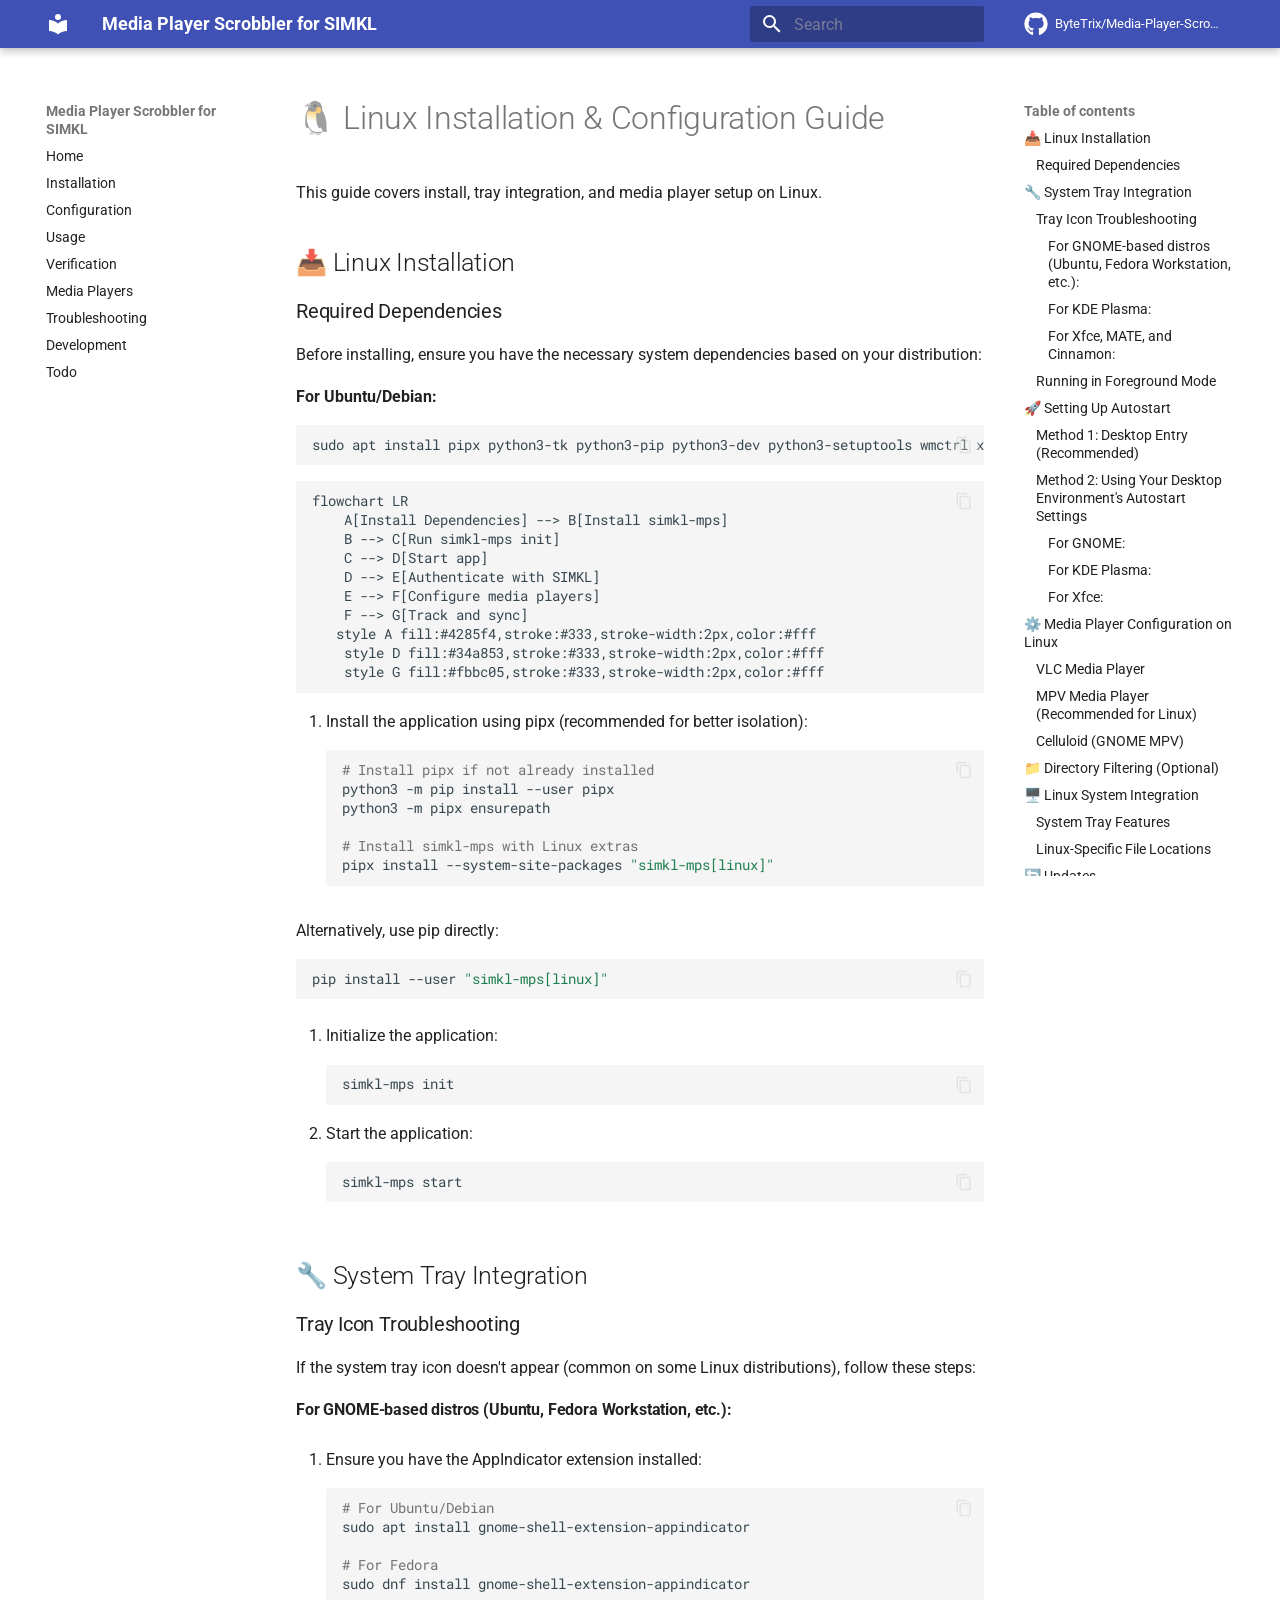
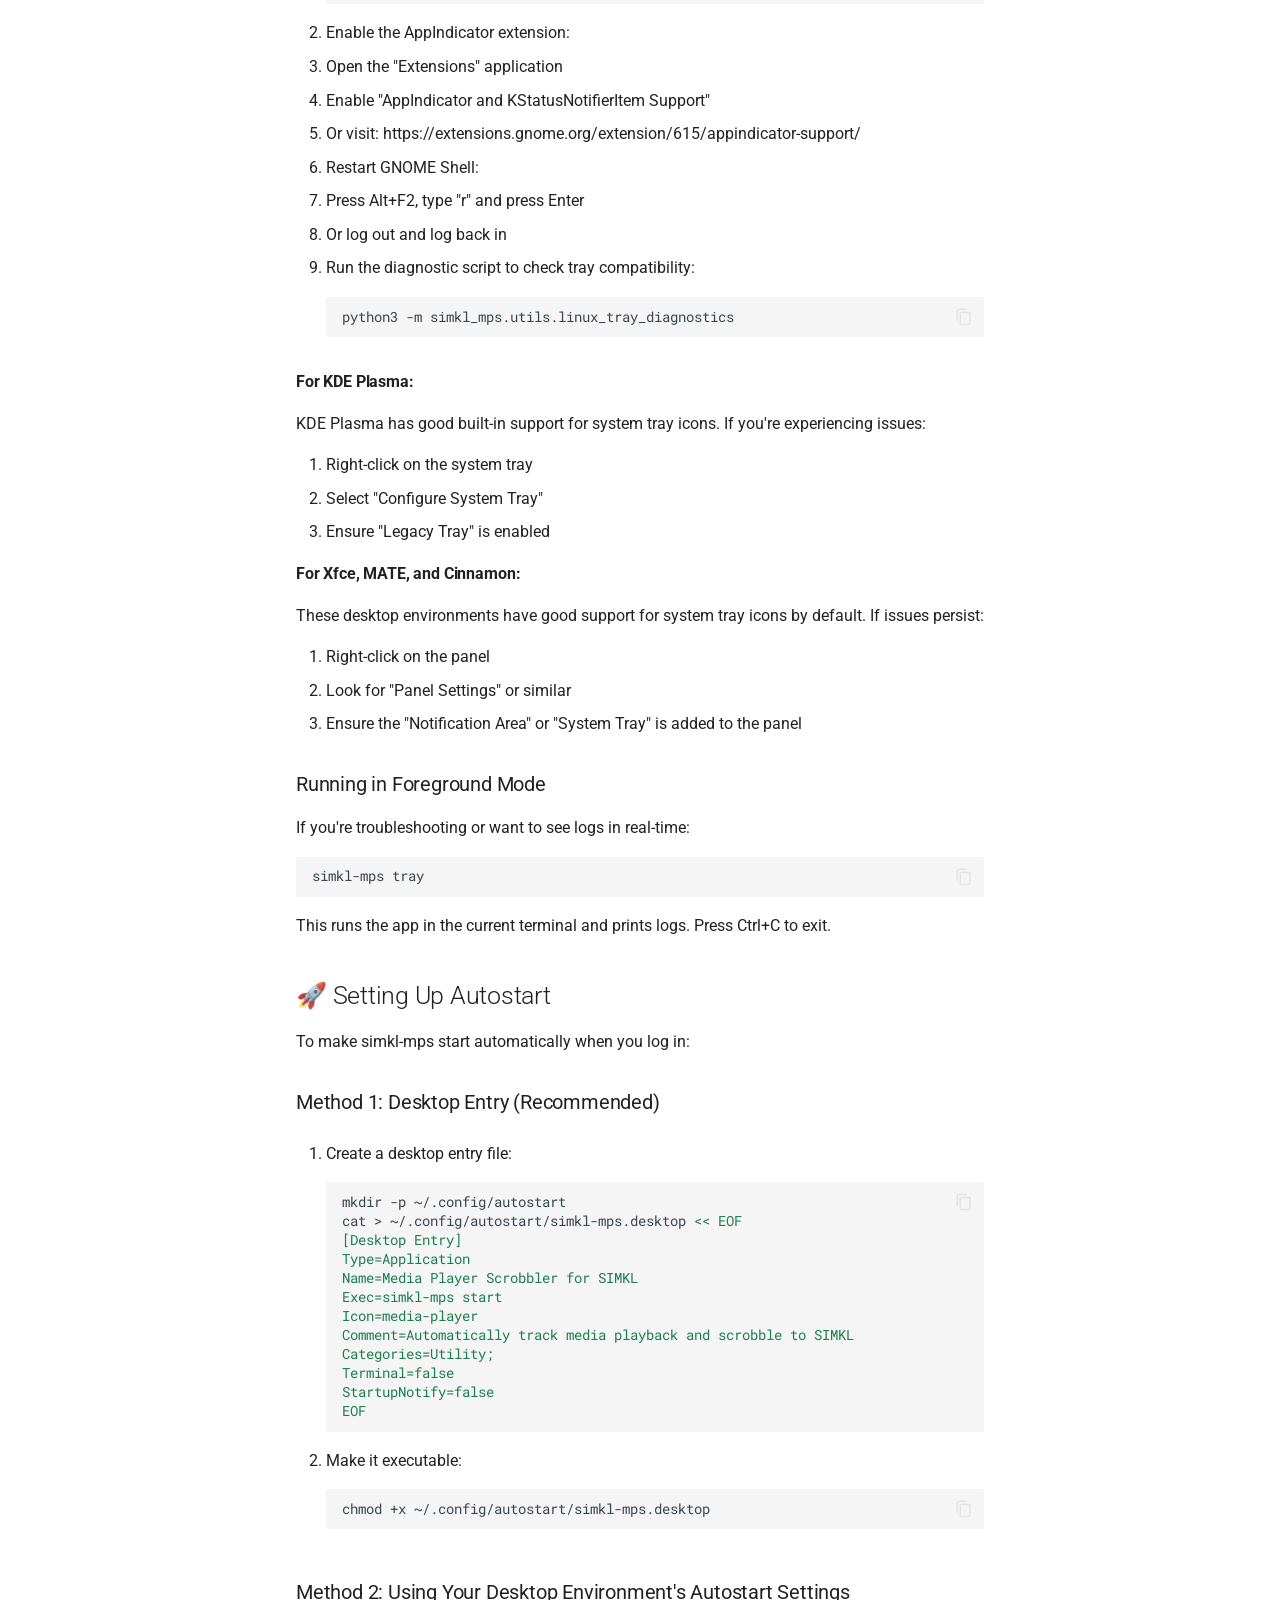
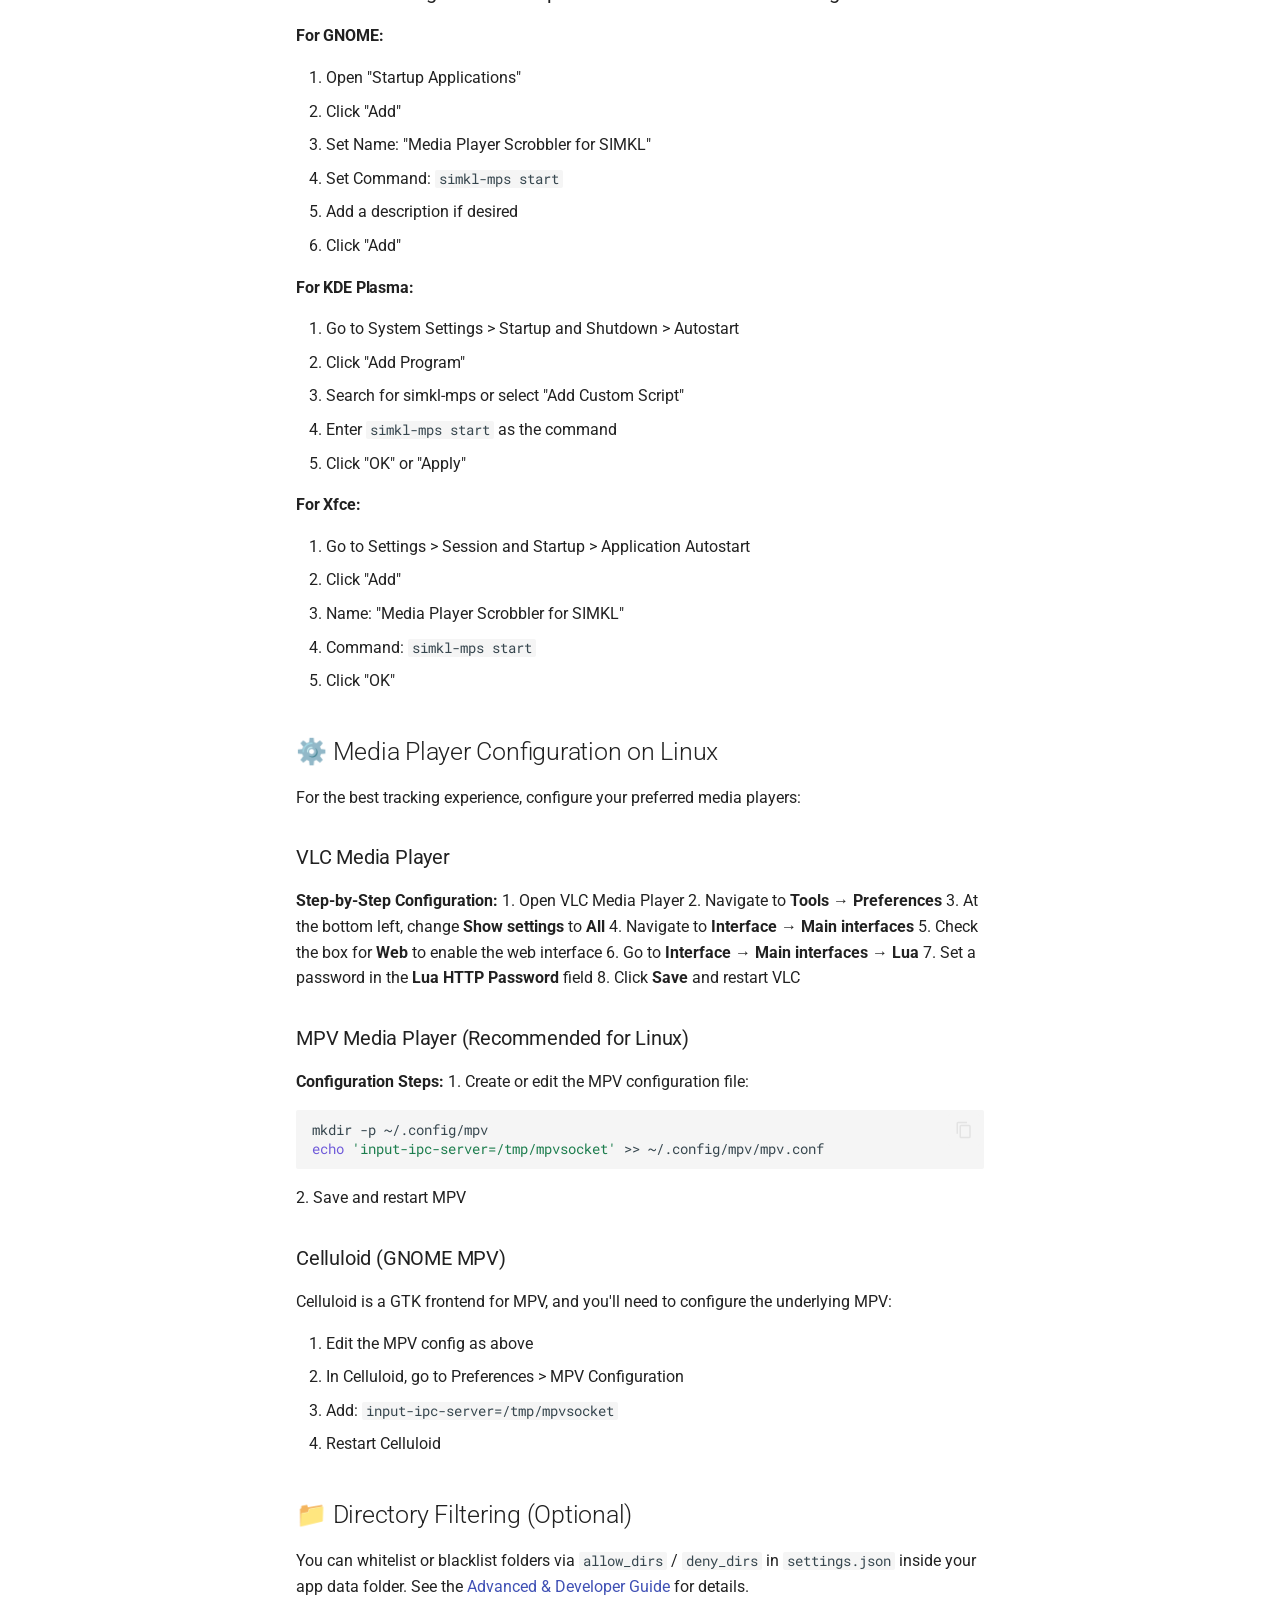
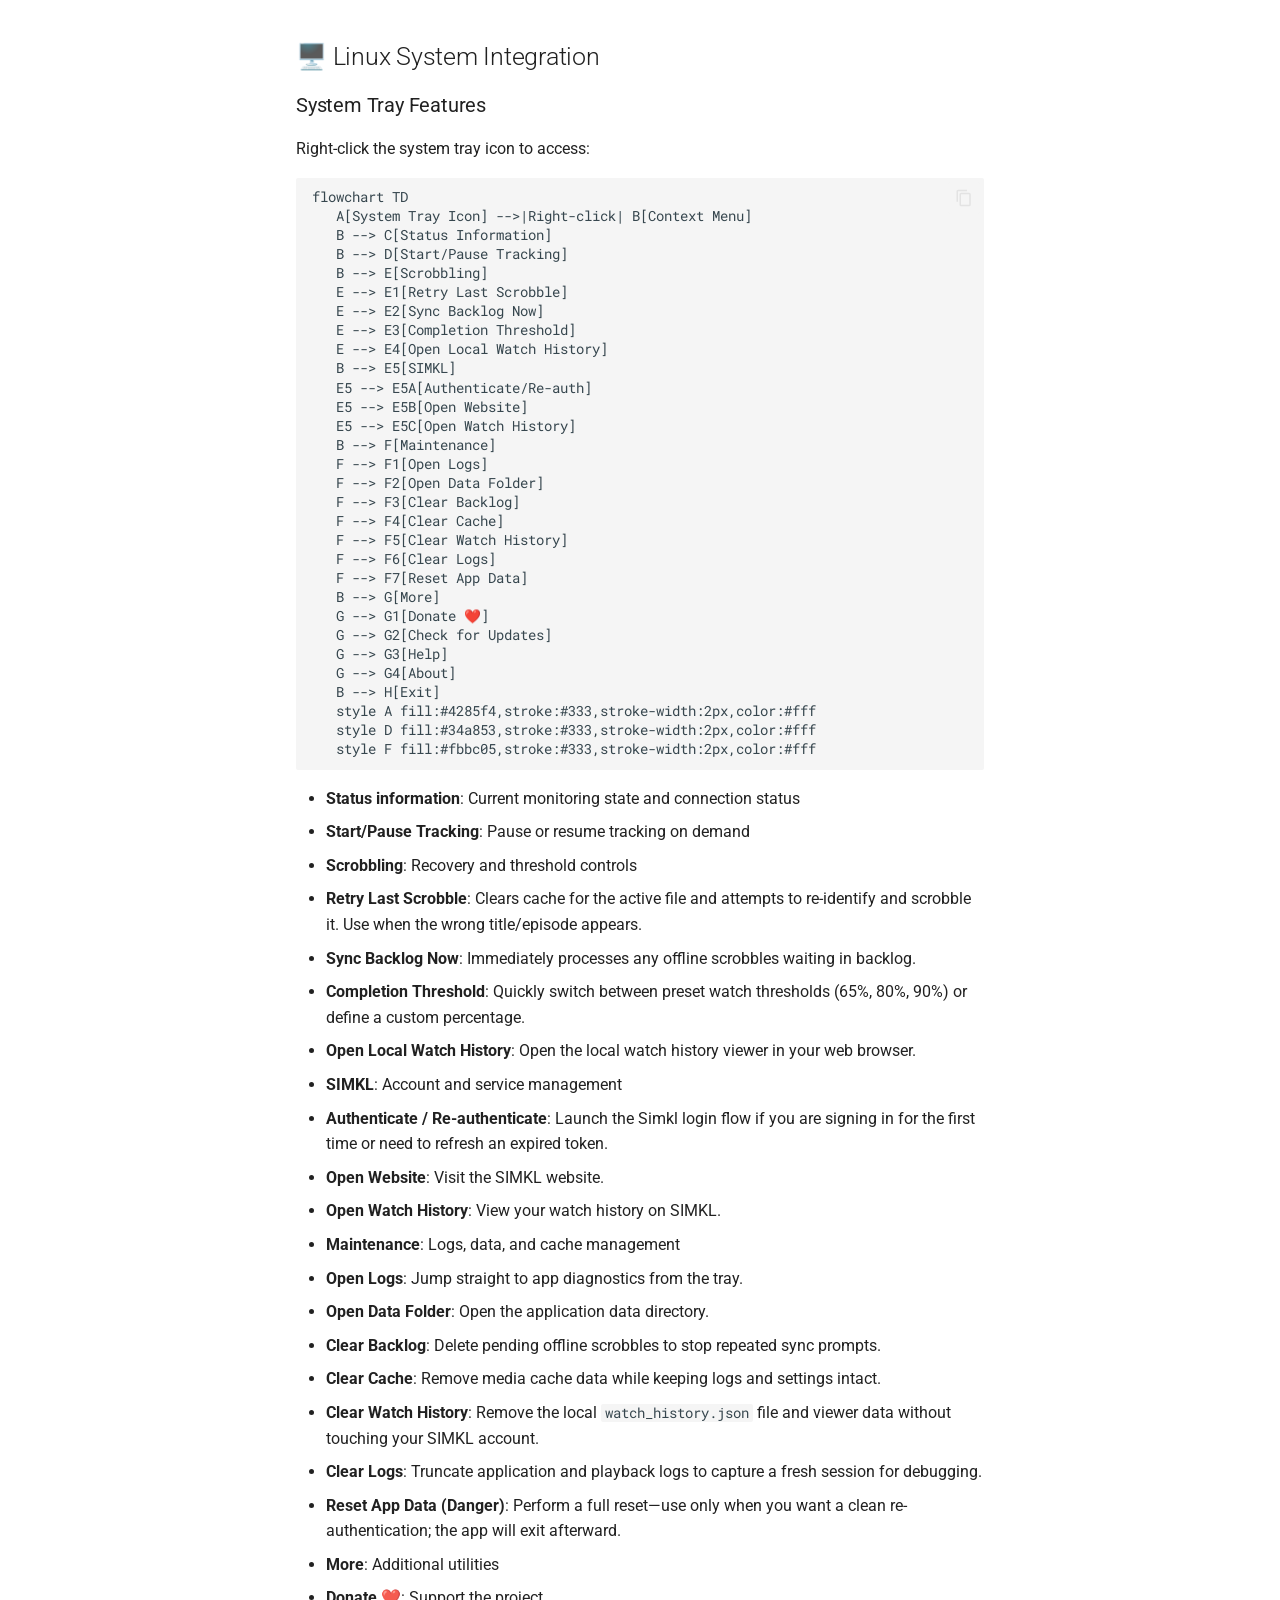
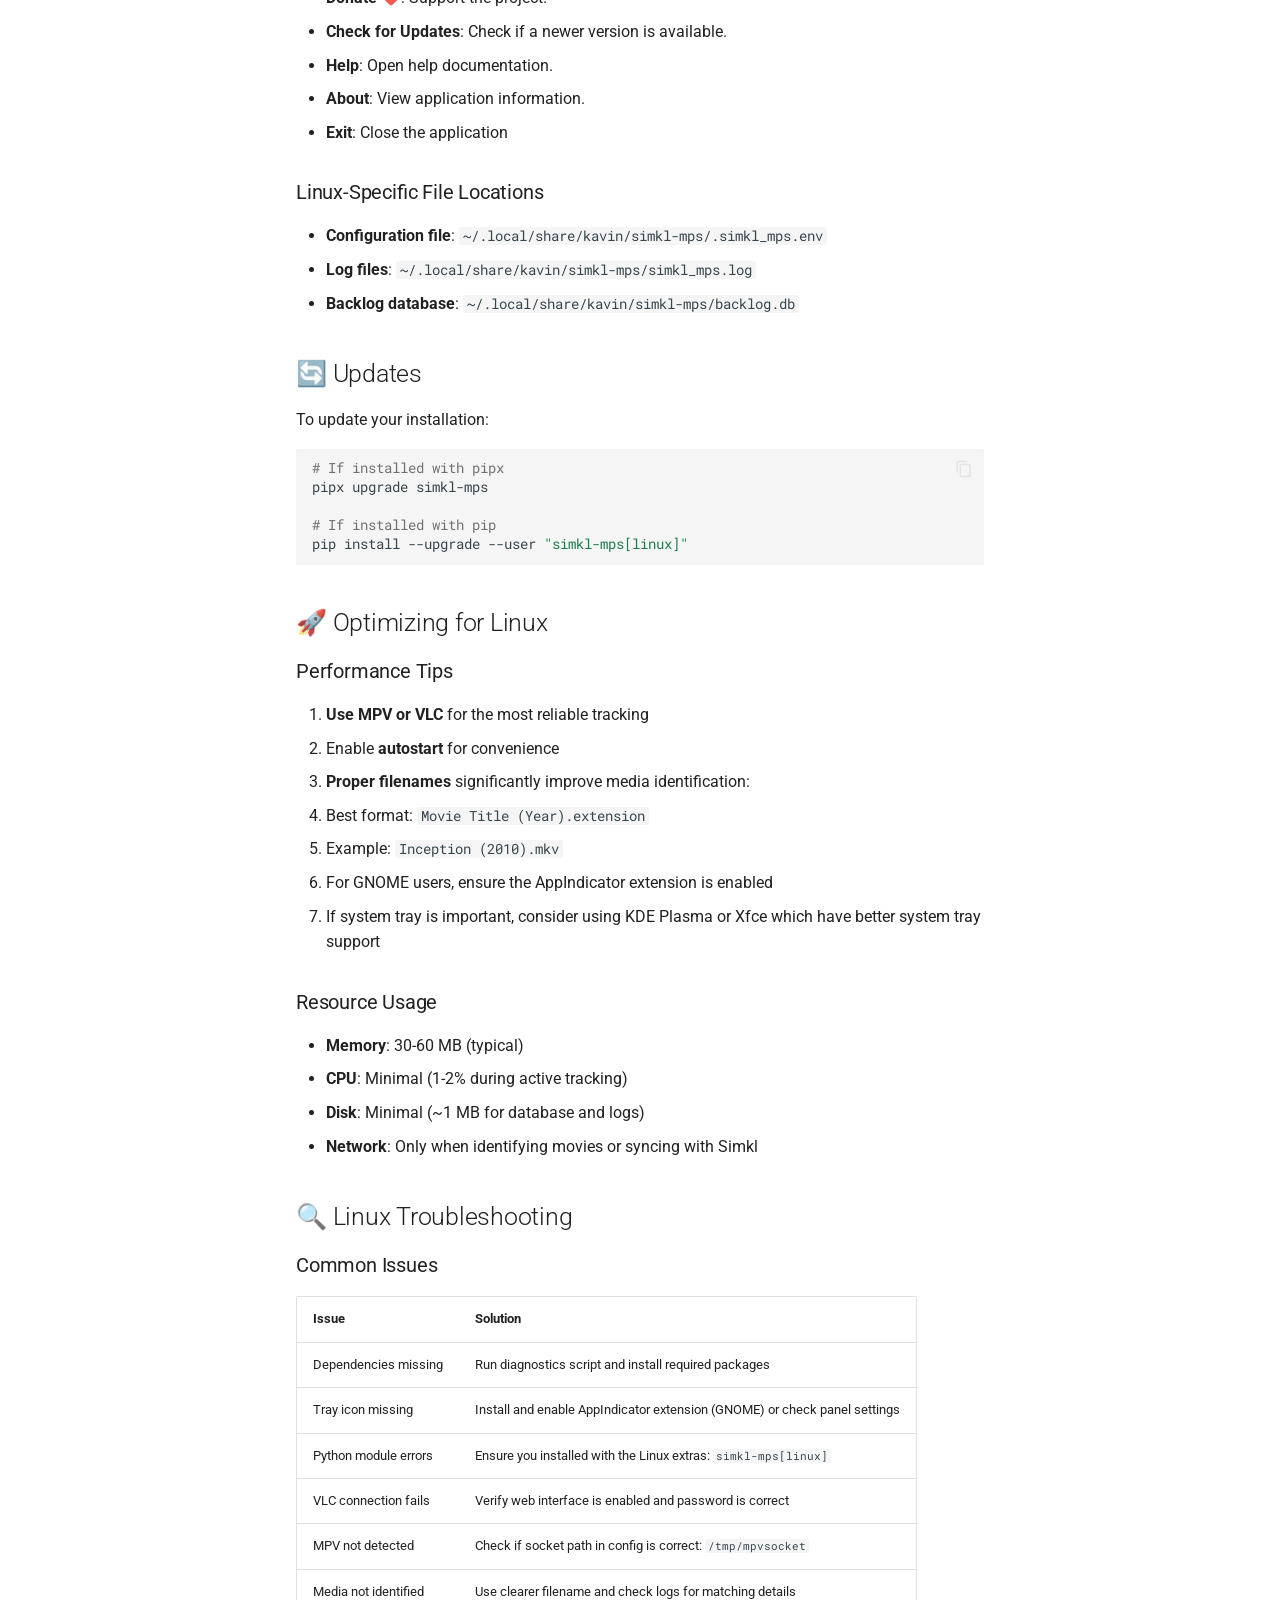
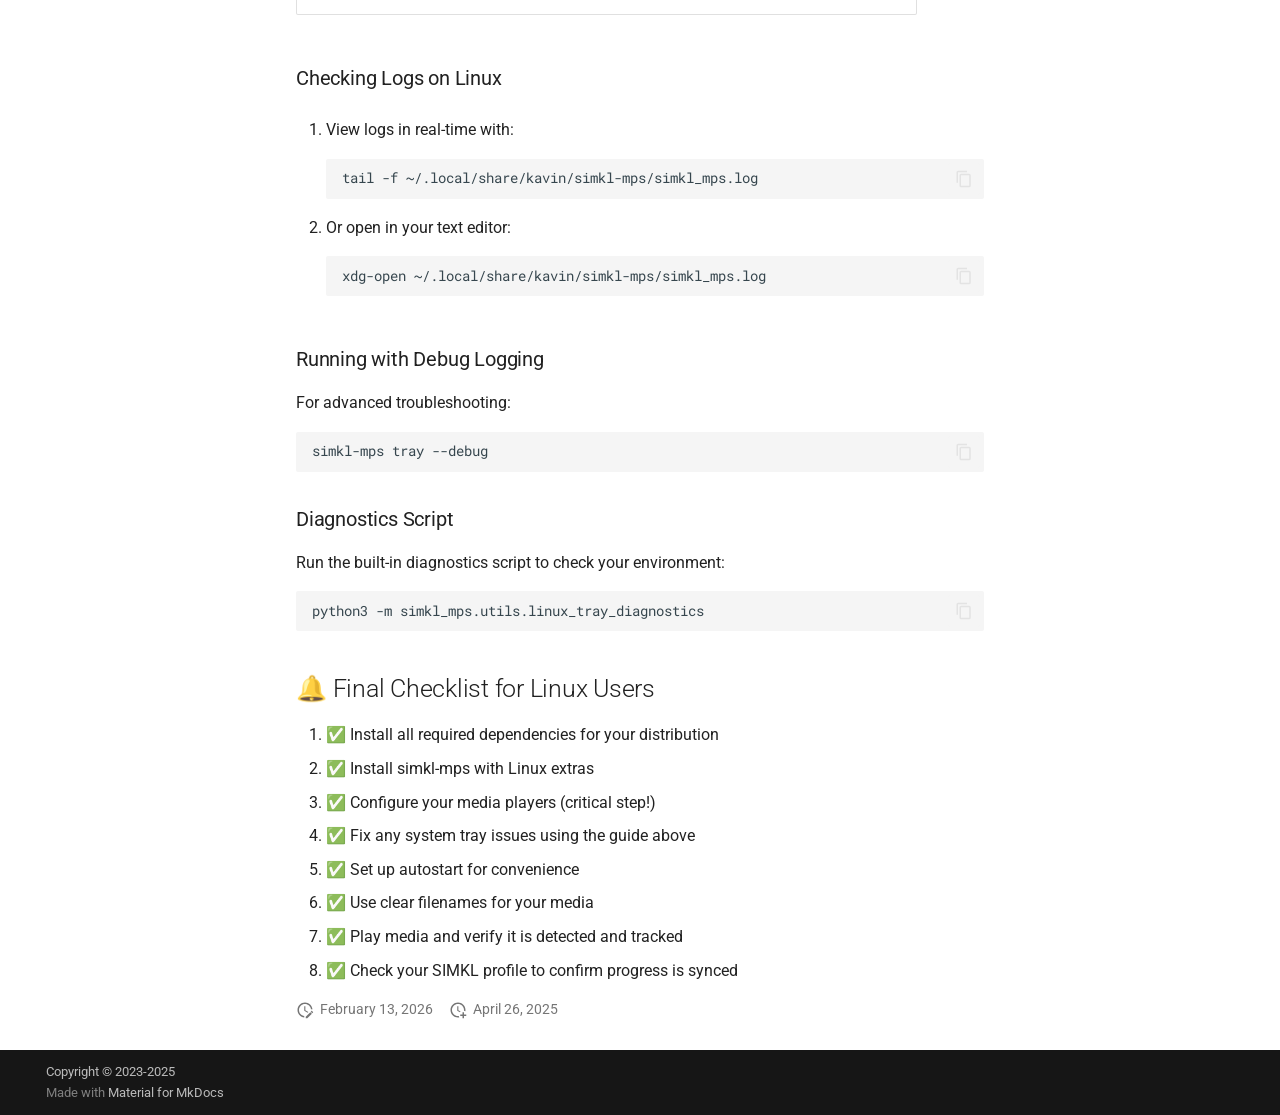
<file: linux-guide/index.html>
<!doctype html>
<html lang="en" class="no-js">
  <head>
    
      <meta charset="utf-8">
      <meta name="viewport" content="width=device-width,initial-scale=1">
      
        <meta name="description" content="Automatic Movie Scrobbler for Simkl">
      
      
      
        <link rel="canonical" href="https://bytetrix.github.io/media-player-scrobbler-for-simkl/linux-guide/">
      
      
      
      
        
      
      
      <link rel="icon" href="../assets/images/favicon.png">
      <meta name="generator" content="mkdocs-1.6.1, mkdocs-material-9.7.7">
    
    
      
        <title>🐧 Linux Installation & Configuration Guide - Media Player Scrobbler for SIMKL</title>
      
    
    
      <link rel="stylesheet" href="../assets/stylesheets/main.ec1eaa64.min.css">
      
        
        <link rel="stylesheet" href="../assets/stylesheets/palette.ab4e12ef.min.css">
      
      


    
    
      
    
    
      
        
        
        <link rel="preconnect" href="https://fonts.gstatic.com" crossorigin>
        <link rel="stylesheet" href="https://fonts.googleapis.com/css?family=Roboto:300,300i,400,400i,700,700i%7CRoboto+Mono:400,400i,700,700i&display=fallback">
        <style>:root{--md-text-font:"Roboto";--md-code-font:"Roboto Mono"}</style>
      
    
    
    <script>__md_scope=new URL("..",location),__md_hash=e=>[...e].reduce(((e,_)=>(e<<5)-e+_.charCodeAt(0)),0),__md_get=(e,_=localStorage,t=__md_scope)=>JSON.parse(_.getItem(t.pathname+"."+e)),__md_set=(e,_,t=localStorage,a=__md_scope)=>{try{t.setItem(a.pathname+"."+e,JSON.stringify(_))}catch(e){}}</script>
    
      

    
    
  </head>
  
  
    
    
    
    
    
    <body dir="ltr" data-md-color-scheme="default" data-md-color-primary="indigo" data-md-color-accent="indigo">
  
    
    <input class="md-toggle" data-md-toggle="drawer" type="checkbox" id="__drawer" autocomplete="off">
    <input class="md-toggle" data-md-toggle="search" type="checkbox" id="__search" autocomplete="off">
    <label class="md-overlay" for="__drawer"></label>
    <div data-md-component="skip">
      
        
        <a href="#linux-installation-configuration-guide" class="md-skip">
          Skip to content
        </a>
      
    </div>
    <div data-md-component="announce">
      
    </div>
    
    
      

  

<header class="md-header md-header--shadow" data-md-component="header">
  <nav class="md-header__inner md-grid" aria-label="Header">
    <a href=".." title="Media Player Scrobbler for SIMKL" class="md-header__button md-logo" aria-label="Media Player Scrobbler for SIMKL" data-md-component="logo">
      
  
  <svg xmlns="http://www.w3.org/2000/svg" viewBox="0 0 24 24"><path d="M12 8a3 3 0 0 0 3-3 3 3 0 0 0-3-3 3 3 0 0 0-3 3 3 3 0 0 0 3 3m0 3.54C9.64 9.35 6.5 8 3 8v11c3.5 0 6.64 1.35 9 3.54 2.36-2.19 5.5-3.54 9-3.54V8c-3.5 0-6.64 1.35-9 3.54"/></svg>

    </a>
    <label class="md-header__button md-icon" for="__drawer">
      
      <svg xmlns="http://www.w3.org/2000/svg" viewBox="0 0 24 24"><path d="M3 6h18v2H3zm0 5h18v2H3zm0 5h18v2H3z"/></svg>
    </label>
    <div class="md-header__title" data-md-component="header-title">
      <div class="md-header__ellipsis">
        <div class="md-header__topic">
          <span class="md-ellipsis">
            Media Player Scrobbler for SIMKL
          </span>
        </div>
        <div class="md-header__topic" data-md-component="header-topic">
          <span class="md-ellipsis">
            
              🐧 Linux Installation &amp; Configuration Guide
            
          </span>
        </div>
      </div>
    </div>
    
      
    
    
    
    
      
      
        <label class="md-header__button md-icon" for="__search">
          
          <svg xmlns="http://www.w3.org/2000/svg" viewBox="0 0 24 24"><path d="M9.5 3A6.5 6.5 0 0 1 16 9.5c0 1.61-.59 3.09-1.56 4.23l.27.27h.79l5 5-1.5 1.5-5-5v-.79l-.27-.27A6.52 6.52 0 0 1 9.5 16 6.5 6.5 0 0 1 3 9.5 6.5 6.5 0 0 1 9.5 3m0 2C7 5 5 7 5 9.5S7 14 9.5 14 14 12 14 9.5 12 5 9.5 5"/></svg>
        </label>
        <div class="md-search" data-md-component="search" role="dialog">
  <label class="md-search__overlay" for="__search"></label>
  <div class="md-search__inner" role="search">
    <form class="md-search__form" name="search">
      <input type="text" class="md-search__input" name="query" aria-label="Search" placeholder="Search" autocapitalize="off" autocorrect="off" autocomplete="off" spellcheck="false" data-md-component="search-query" required>
      <label class="md-search__icon md-icon" for="__search">
        
        <svg xmlns="http://www.w3.org/2000/svg" viewBox="0 0 24 24"><path d="M9.5 3A6.5 6.5 0 0 1 16 9.5c0 1.61-.59 3.09-1.56 4.23l.27.27h.79l5 5-1.5 1.5-5-5v-.79l-.27-.27A6.52 6.52 0 0 1 9.5 16 6.5 6.5 0 0 1 3 9.5 6.5 6.5 0 0 1 9.5 3m0 2C7 5 5 7 5 9.5S7 14 9.5 14 14 12 14 9.5 12 5 9.5 5"/></svg>
        
        <svg xmlns="http://www.w3.org/2000/svg" viewBox="0 0 24 24"><path d="M20 11v2H8l5.5 5.5-1.42 1.42L4.16 12l7.92-7.92L13.5 5.5 8 11z"/></svg>
      </label>
      <nav class="md-search__options" aria-label="Search">
        
        <button type="reset" class="md-search__icon md-icon" title="Clear" aria-label="Clear" tabindex="-1">
          
          <svg xmlns="http://www.w3.org/2000/svg" viewBox="0 0 24 24"><path d="M19 6.41 17.59 5 12 10.59 6.41 5 5 6.41 10.59 12 5 17.59 6.41 19 12 13.41 17.59 19 19 17.59 13.41 12z"/></svg>
        </button>
      </nav>
      
    </form>
    <div class="md-search__output">
      <div class="md-search__scrollwrap" tabindex="0" data-md-scrollfix>
        <div class="md-search-result" data-md-component="search-result">
          <div class="md-search-result__meta">
            Initializing search
          </div>
          <ol class="md-search-result__list" role="presentation"></ol>
        </div>
      </div>
    </div>
  </div>
</div>
      
    
    
      <div class="md-header__source">
        <a href="https://github.com/ByteTrix/Media-Player-Scrobbler-for-Simkl" title="Go to repository" class="md-source" data-md-component="source">
  <div class="md-source__icon md-icon">
    
    <svg xmlns="http://www.w3.org/2000/svg" viewBox="0 0 512 512"><!--! Font Awesome Free 7.1.0 by @fontawesome - https://fontawesome.com License - https://fontawesome.com/license/free (Icons: CC BY 4.0, Fonts: SIL OFL 1.1, Code: MIT License) Copyright 2025 Fonticons, Inc.--><path d="M173.9 397.4c0 2-2.3 3.6-5.2 3.6-3.3.3-5.6-1.3-5.6-3.6 0-2 2.3-3.6 5.2-3.6 3-.3 5.6 1.3 5.6 3.6m-31.1-4.5c-.7 2 1.3 4.3 4.3 4.9 2.6 1 5.6 0 6.2-2s-1.3-4.3-4.3-5.2c-2.6-.7-5.5.3-6.2 2.3m44.2-1.7c-2.9.7-4.9 2.6-4.6 4.9.3 2 2.9 3.3 5.9 2.6 2.9-.7 4.9-2.6 4.6-4.6-.3-1.9-3-3.2-5.9-2.9M252.8 8C114.1 8 8 113.3 8 252c0 110.9 69.8 205.8 169.5 239.2 12.8 2.3 17.3-5.6 17.3-12.1 0-6.2-.3-40.4-.3-61.4 0 0-70 15-84.7-29.8 0 0-11.4-29.1-27.8-36.6 0 0-22.9-15.7 1.6-15.4 0 0 24.9 2 38.6 25.8 21.9 38.6 58.6 27.5 72.9 20.9 2.3-16 8.8-27.1 16-33.7-55.9-6.2-112.3-14.3-112.3-110.5 0-27.5 7.6-41.3 23.6-58.9-2.6-6.5-11.1-33.3 2.6-67.9 20.9-6.5 69 27 69 27 20-5.6 41.5-8.5 62.8-8.5s42.8 2.9 62.8 8.5c0 0 48.1-33.6 69-27 13.7 34.7 5.2 61.4 2.6 67.9 16 17.7 25.8 31.5 25.8 58.9 0 96.5-58.9 104.2-114.8 110.5 9.2 7.9 17 22.9 17 46.4 0 33.7-.3 75.4-.3 83.6 0 6.5 4.6 14.4 17.3 12.1C436.2 457.8 504 362.9 504 252 504 113.3 391.5 8 252.8 8M105.2 352.9c-1.3 1-1 3.3.7 5.2 1.6 1.6 3.9 2.3 5.2 1 1.3-1 1-3.3-.7-5.2-1.6-1.6-3.9-2.3-5.2-1m-10.8-8.1c-.7 1.3.3 2.9 2.3 3.9 1.6 1 3.6.7 4.3-.7.7-1.3-.3-2.9-2.3-3.9-2-.6-3.6-.3-4.3.7m32.4 35.6c-1.6 1.3-1 4.3 1.3 6.2 2.3 2.3 5.2 2.6 6.5 1 1.3-1.3.7-4.3-1.3-6.2-2.2-2.3-5.2-2.6-6.5-1m-11.4-14.7c-1.6 1-1.6 3.6 0 5.9s4.3 3.3 5.6 2.3c1.6-1.3 1.6-3.9 0-6.2-1.4-2.3-4-3.3-5.6-2"/></svg>
  </div>
  <div class="md-source__repository">
    ByteTrix/Media-Player-Scrobbler-for-Simkl
  </div>
</a>
      </div>
    
  </nav>
  
</header>
    
    <div class="md-container" data-md-component="container">
      
      
        
          
        
      
      <main class="md-main" data-md-component="main">
        <div class="md-main__inner md-grid">
          
            
              
              <div class="md-sidebar md-sidebar--primary" data-md-component="sidebar" data-md-type="navigation" >
                <div class="md-sidebar__scrollwrap">
                  <div class="md-sidebar__inner">
                    



<nav class="md-nav md-nav--primary" aria-label="Navigation" data-md-level="0">
  <label class="md-nav__title" for="__drawer">
    <a href=".." title="Media Player Scrobbler for SIMKL" class="md-nav__button md-logo" aria-label="Media Player Scrobbler for SIMKL" data-md-component="logo">
      
  
  <svg xmlns="http://www.w3.org/2000/svg" viewBox="0 0 24 24"><path d="M12 8a3 3 0 0 0 3-3 3 3 0 0 0-3-3 3 3 0 0 0-3 3 3 3 0 0 0 3 3m0 3.54C9.64 9.35 6.5 8 3 8v11c3.5 0 6.64 1.35 9 3.54 2.36-2.19 5.5-3.54 9-3.54V8c-3.5 0-6.64 1.35-9 3.54"/></svg>

    </a>
    Media Player Scrobbler for SIMKL
  </label>
  
    <div class="md-nav__source">
      <a href="https://github.com/ByteTrix/Media-Player-Scrobbler-for-Simkl" title="Go to repository" class="md-source" data-md-component="source">
  <div class="md-source__icon md-icon">
    
    <svg xmlns="http://www.w3.org/2000/svg" viewBox="0 0 512 512"><!--! Font Awesome Free 7.1.0 by @fontawesome - https://fontawesome.com License - https://fontawesome.com/license/free (Icons: CC BY 4.0, Fonts: SIL OFL 1.1, Code: MIT License) Copyright 2025 Fonticons, Inc.--><path d="M173.9 397.4c0 2-2.3 3.6-5.2 3.6-3.3.3-5.6-1.3-5.6-3.6 0-2 2.3-3.6 5.2-3.6 3-.3 5.6 1.3 5.6 3.6m-31.1-4.5c-.7 2 1.3 4.3 4.3 4.9 2.6 1 5.6 0 6.2-2s-1.3-4.3-4.3-5.2c-2.6-.7-5.5.3-6.2 2.3m44.2-1.7c-2.9.7-4.9 2.6-4.6 4.9.3 2 2.9 3.3 5.9 2.6 2.9-.7 4.9-2.6 4.6-4.6-.3-1.9-3-3.2-5.9-2.9M252.8 8C114.1 8 8 113.3 8 252c0 110.9 69.8 205.8 169.5 239.2 12.8 2.3 17.3-5.6 17.3-12.1 0-6.2-.3-40.4-.3-61.4 0 0-70 15-84.7-29.8 0 0-11.4-29.1-27.8-36.6 0 0-22.9-15.7 1.6-15.4 0 0 24.9 2 38.6 25.8 21.9 38.6 58.6 27.5 72.9 20.9 2.3-16 8.8-27.1 16-33.7-55.9-6.2-112.3-14.3-112.3-110.5 0-27.5 7.6-41.3 23.6-58.9-2.6-6.5-11.1-33.3 2.6-67.9 20.9-6.5 69 27 69 27 20-5.6 41.5-8.5 62.8-8.5s42.8 2.9 62.8 8.5c0 0 48.1-33.6 69-27 13.7 34.7 5.2 61.4 2.6 67.9 16 17.7 25.8 31.5 25.8 58.9 0 96.5-58.9 104.2-114.8 110.5 9.2 7.9 17 22.9 17 46.4 0 33.7-.3 75.4-.3 83.6 0 6.5 4.6 14.4 17.3 12.1C436.2 457.8 504 362.9 504 252 504 113.3 391.5 8 252.8 8M105.2 352.9c-1.3 1-1 3.3.7 5.2 1.6 1.6 3.9 2.3 5.2 1 1.3-1 1-3.3-.7-5.2-1.6-1.6-3.9-2.3-5.2-1m-10.8-8.1c-.7 1.3.3 2.9 2.3 3.9 1.6 1 3.6.7 4.3-.7.7-1.3-.3-2.9-2.3-3.9-2-.6-3.6-.3-4.3.7m32.4 35.6c-1.6 1.3-1 4.3 1.3 6.2 2.3 2.3 5.2 2.6 6.5 1 1.3-1.3.7-4.3-1.3-6.2-2.2-2.3-5.2-2.6-6.5-1m-11.4-14.7c-1.6 1-1.6 3.6 0 5.9s4.3 3.3 5.6 2.3c1.6-1.3 1.6-3.9 0-6.2-1.4-2.3-4-3.3-5.6-2"/></svg>
  </div>
  <div class="md-source__repository">
    ByteTrix/Media-Player-Scrobbler-for-Simkl
  </div>
</a>
    </div>
  
  <ul class="md-nav__list" data-md-scrollfix>
    
      
      
  
  
  
  
    <li class="md-nav__item">
      <a href=".." class="md-nav__link">
        
  
  
  <span class="md-ellipsis">
    
  
    Home
  

    
  </span>
  
  

      </a>
    </li>
  

    
      
      
  
  
  
  
    <li class="md-nav__item">
      <a href="../installation.md" class="md-nav__link">
        
  
  
  <span class="md-ellipsis">
    
  
    Installation
  

    
  </span>
  
  

      </a>
    </li>
  

    
      
      
  
  
  
  
    <li class="md-nav__item">
      <a href="../configuration/" class="md-nav__link">
        
  
  
  <span class="md-ellipsis">
    
  
    Configuration
  

    
  </span>
  
  

      </a>
    </li>
  

    
      
      
  
  
  
  
    <li class="md-nav__item">
      <a href="../usage/" class="md-nav__link">
        
  
  
  <span class="md-ellipsis">
    
  
    Usage
  

    
  </span>
  
  

      </a>
    </li>
  

    
      
      
  
  
  
  
    <li class="md-nav__item">
      <a href="../verify.md" class="md-nav__link">
        
  
  
  <span class="md-ellipsis">
    
  
    Verification
  

    
  </span>
  
  

      </a>
    </li>
  

    
      
      
  
  
  
  
    <li class="md-nav__item">
      <a href="../media-players/" class="md-nav__link">
        
  
  
  <span class="md-ellipsis">
    
  
    Media Players
  

    
  </span>
  
  

      </a>
    </li>
  

    
      
      
  
  
  
  
    <li class="md-nav__item">
      <a href="../troubleshooting/" class="md-nav__link">
        
  
  
  <span class="md-ellipsis">
    
  
    Troubleshooting
  

    
  </span>
  
  

      </a>
    </li>
  

    
      
      
  
  
  
  
    <li class="md-nav__item">
      <a href="../development.md" class="md-nav__link">
        
  
  
  <span class="md-ellipsis">
    
  
    Development
  

    
  </span>
  
  

      </a>
    </li>
  

    
      
      
  
  
  
  
    <li class="md-nav__item">
      <a href="../todo/" class="md-nav__link">
        
  
  
  <span class="md-ellipsis">
    
  
    Todo
  

    
  </span>
  
  

      </a>
    </li>
  

    
  </ul>
</nav>
                  </div>
                </div>
              </div>
            
            
              
              <div class="md-sidebar md-sidebar--secondary" data-md-component="sidebar" data-md-type="toc" >
                <div class="md-sidebar__scrollwrap">
                  <div class="md-sidebar__inner">
                    

<nav class="md-nav md-nav--secondary" aria-label="Table of contents">
  
  
  
    
  
  
    <label class="md-nav__title" for="__toc">
      <span class="md-nav__icon md-icon"></span>
      Table of contents
    </label>
    <ul class="md-nav__list" data-md-component="toc" data-md-scrollfix>
      
        <li class="md-nav__item">
  <a href="#linux-installation" class="md-nav__link">
    <span class="md-ellipsis">
      
        📥 Linux Installation
      
    </span>
  </a>
  
    <nav class="md-nav" aria-label="📥 Linux Installation">
      <ul class="md-nav__list">
        
          <li class="md-nav__item">
  <a href="#required-dependencies" class="md-nav__link">
    <span class="md-ellipsis">
      
        Required Dependencies
      
    </span>
  </a>
  
</li>
        
      </ul>
    </nav>
  
</li>
      
        <li class="md-nav__item">
  <a href="#system-tray-integration" class="md-nav__link">
    <span class="md-ellipsis">
      
        🔧 System Tray Integration
      
    </span>
  </a>
  
    <nav class="md-nav" aria-label="🔧 System Tray Integration">
      <ul class="md-nav__list">
        
          <li class="md-nav__item">
  <a href="#tray-icon-troubleshooting" class="md-nav__link">
    <span class="md-ellipsis">
      
        Tray Icon Troubleshooting
      
    </span>
  </a>
  
    <nav class="md-nav" aria-label="Tray Icon Troubleshooting">
      <ul class="md-nav__list">
        
          <li class="md-nav__item">
  <a href="#for-gnome-based-distros-ubuntu-fedora-workstation-etc" class="md-nav__link">
    <span class="md-ellipsis">
      
        For GNOME-based distros (Ubuntu, Fedora Workstation, etc.):
      
    </span>
  </a>
  
</li>
        
          <li class="md-nav__item">
  <a href="#for-kde-plasma" class="md-nav__link">
    <span class="md-ellipsis">
      
        For KDE Plasma:
      
    </span>
  </a>
  
</li>
        
          <li class="md-nav__item">
  <a href="#for-xfce-mate-and-cinnamon" class="md-nav__link">
    <span class="md-ellipsis">
      
        For Xfce, MATE, and Cinnamon:
      
    </span>
  </a>
  
</li>
        
      </ul>
    </nav>
  
</li>
        
          <li class="md-nav__item">
  <a href="#running-in-foreground-mode" class="md-nav__link">
    <span class="md-ellipsis">
      
        Running in Foreground Mode
      
    </span>
  </a>
  
</li>
        
      </ul>
    </nav>
  
</li>
      
        <li class="md-nav__item">
  <a href="#setting-up-autostart" class="md-nav__link">
    <span class="md-ellipsis">
      
        🚀 Setting Up Autostart
      
    </span>
  </a>
  
    <nav class="md-nav" aria-label="🚀 Setting Up Autostart">
      <ul class="md-nav__list">
        
          <li class="md-nav__item">
  <a href="#method-1-desktop-entry-recommended" class="md-nav__link">
    <span class="md-ellipsis">
      
        Method 1: Desktop Entry (Recommended)
      
    </span>
  </a>
  
</li>
        
          <li class="md-nav__item">
  <a href="#method-2-using-your-desktop-environments-autostart-settings" class="md-nav__link">
    <span class="md-ellipsis">
      
        Method 2: Using Your Desktop Environment's Autostart Settings
      
    </span>
  </a>
  
    <nav class="md-nav" aria-label="Method 2: Using Your Desktop Environment&#39;s Autostart Settings">
      <ul class="md-nav__list">
        
          <li class="md-nav__item">
  <a href="#for-gnome" class="md-nav__link">
    <span class="md-ellipsis">
      
        For GNOME:
      
    </span>
  </a>
  
</li>
        
          <li class="md-nav__item">
  <a href="#for-kde-plasma_1" class="md-nav__link">
    <span class="md-ellipsis">
      
        For KDE Plasma:
      
    </span>
  </a>
  
</li>
        
          <li class="md-nav__item">
  <a href="#for-xfce" class="md-nav__link">
    <span class="md-ellipsis">
      
        For Xfce:
      
    </span>
  </a>
  
</li>
        
      </ul>
    </nav>
  
</li>
        
      </ul>
    </nav>
  
</li>
      
        <li class="md-nav__item">
  <a href="#media-player-configuration-on-linux" class="md-nav__link">
    <span class="md-ellipsis">
      
        ⚙️ Media Player Configuration on Linux
      
    </span>
  </a>
  
    <nav class="md-nav" aria-label="⚙️ Media Player Configuration on Linux">
      <ul class="md-nav__list">
        
          <li class="md-nav__item">
  <a href="#vlc-media-player" class="md-nav__link">
    <span class="md-ellipsis">
      
        VLC Media Player
      
    </span>
  </a>
  
</li>
        
          <li class="md-nav__item">
  <a href="#mpv-media-player-recommended-for-linux" class="md-nav__link">
    <span class="md-ellipsis">
      
        MPV Media Player (Recommended for Linux)
      
    </span>
  </a>
  
</li>
        
          <li class="md-nav__item">
  <a href="#celluloid-gnome-mpv" class="md-nav__link">
    <span class="md-ellipsis">
      
        Celluloid (GNOME MPV)
      
    </span>
  </a>
  
</li>
        
      </ul>
    </nav>
  
</li>
      
        <li class="md-nav__item">
  <a href="#directory-filtering-optional" class="md-nav__link">
    <span class="md-ellipsis">
      
        📁 Directory Filtering (Optional)
      
    </span>
  </a>
  
</li>
      
        <li class="md-nav__item">
  <a href="#linux-system-integration" class="md-nav__link">
    <span class="md-ellipsis">
      
        🖥️ Linux System Integration
      
    </span>
  </a>
  
    <nav class="md-nav" aria-label="🖥️ Linux System Integration">
      <ul class="md-nav__list">
        
          <li class="md-nav__item">
  <a href="#system-tray-features" class="md-nav__link">
    <span class="md-ellipsis">
      
        System Tray Features
      
    </span>
  </a>
  
</li>
        
          <li class="md-nav__item">
  <a href="#linux-specific-file-locations" class="md-nav__link">
    <span class="md-ellipsis">
      
        Linux-Specific File Locations
      
    </span>
  </a>
  
</li>
        
      </ul>
    </nav>
  
</li>
      
        <li class="md-nav__item">
  <a href="#updates" class="md-nav__link">
    <span class="md-ellipsis">
      
        🔄 Updates
      
    </span>
  </a>
  
</li>
      
        <li class="md-nav__item">
  <a href="#optimizing-for-linux" class="md-nav__link">
    <span class="md-ellipsis">
      
        🚀 Optimizing for Linux
      
    </span>
  </a>
  
    <nav class="md-nav" aria-label="🚀 Optimizing for Linux">
      <ul class="md-nav__list">
        
          <li class="md-nav__item">
  <a href="#performance-tips" class="md-nav__link">
    <span class="md-ellipsis">
      
        Performance Tips
      
    </span>
  </a>
  
</li>
        
          <li class="md-nav__item">
  <a href="#resource-usage" class="md-nav__link">
    <span class="md-ellipsis">
      
        Resource Usage
      
    </span>
  </a>
  
</li>
        
      </ul>
    </nav>
  
</li>
      
        <li class="md-nav__item">
  <a href="#linux-troubleshooting" class="md-nav__link">
    <span class="md-ellipsis">
      
        🔍 Linux Troubleshooting
      
    </span>
  </a>
  
    <nav class="md-nav" aria-label="🔍 Linux Troubleshooting">
      <ul class="md-nav__list">
        
          <li class="md-nav__item">
  <a href="#common-issues" class="md-nav__link">
    <span class="md-ellipsis">
      
        Common Issues
      
    </span>
  </a>
  
</li>
        
          <li class="md-nav__item">
  <a href="#checking-logs-on-linux" class="md-nav__link">
    <span class="md-ellipsis">
      
        Checking Logs on Linux
      
    </span>
  </a>
  
</li>
        
          <li class="md-nav__item">
  <a href="#running-with-debug-logging" class="md-nav__link">
    <span class="md-ellipsis">
      
        Running with Debug Logging
      
    </span>
  </a>
  
</li>
        
          <li class="md-nav__item">
  <a href="#diagnostics-script" class="md-nav__link">
    <span class="md-ellipsis">
      
        Diagnostics Script
      
    </span>
  </a>
  
</li>
        
      </ul>
    </nav>
  
</li>
      
        <li class="md-nav__item">
  <a href="#final-checklist-for-linux-users" class="md-nav__link">
    <span class="md-ellipsis">
      
        🔔 Final Checklist for Linux Users
      
    </span>
  </a>
  
</li>
      
    </ul>
  
</nav>
                  </div>
                </div>
              </div>
            
          
          
            <div class="md-content" data-md-component="content">
              
              <article class="md-content__inner md-typeset">
                
                  


  
  


<h1 id="linux-installation-configuration-guide">🐧 Linux Installation &amp; Configuration Guide<a class="headerlink" href="#linux-installation-configuration-guide" title="Permanent link">&para;</a></h1>
<p>This guide covers install, tray integration, and media player setup on Linux.</p>
<h2 id="linux-installation">📥 Linux Installation<a class="headerlink" href="#linux-installation" title="Permanent link">&para;</a></h2>
<h3 id="required-dependencies">Required Dependencies<a class="headerlink" href="#required-dependencies" title="Permanent link">&para;</a></h3>
<p>Before installing, ensure you have the necessary system dependencies based on your distribution:</p>
<p><strong>For Ubuntu/Debian:</strong>
<div class="highlight"><pre><span></span><code><a id="__codelineno-0-1" name="__codelineno-0-1" href="#__codelineno-0-1"></a>sudo<span class="w"> </span>apt<span class="w"> </span>install<span class="w"> </span>pipx<span class="w"> </span>python3-tk<span class="w"> </span>python3-pip<span class="w"> </span>python3-dev<span class="w"> </span>python3-setuptools<span class="w"> </span>wmctrl<span class="w"> </span>xdotool<span class="w"> </span>python3-gi<span class="w"> </span>python3-gi-cairo<span class="w"> </span>gir1.2-gtk-3.0<span class="w"> </span>libgirepository1.0-dev<span class="w"> </span>libcairo2-dev<span class="w"> </span>pkg-config<span class="w"> </span>libnotify-bin<span class="w"> </span>python3-venv<span class="w"> </span>gir1.2-appindicator3-0.1<span class="w"> </span>gnome-shell-extension-appindicator
</code></pre></div></p>
<div class="highlight"><pre><span></span><code><a id="__codelineno-1-1" name="__codelineno-1-1" href="#__codelineno-1-1"></a>flowchart LR
<a id="__codelineno-1-2" name="__codelineno-1-2" href="#__codelineno-1-2"></a>    A[Install Dependencies] --&gt; B[Install simkl-mps]
<a id="__codelineno-1-3" name="__codelineno-1-3" href="#__codelineno-1-3"></a>    B --&gt; C[Run simkl-mps init]
<a id="__codelineno-1-4" name="__codelineno-1-4" href="#__codelineno-1-4"></a>    C --&gt; D[Start app]
<a id="__codelineno-1-5" name="__codelineno-1-5" href="#__codelineno-1-5"></a>    D --&gt; E[Authenticate with SIMKL]
<a id="__codelineno-1-6" name="__codelineno-1-6" href="#__codelineno-1-6"></a>    E --&gt; F[Configure media players]
<a id="__codelineno-1-7" name="__codelineno-1-7" href="#__codelineno-1-7"></a>    F --&gt; G[Track and sync]
<a id="__codelineno-1-8" name="__codelineno-1-8" href="#__codelineno-1-8"></a>   style A fill:#4285f4,stroke:#333,stroke-width:2px,color:#fff
<a id="__codelineno-1-9" name="__codelineno-1-9" href="#__codelineno-1-9"></a>    style D fill:#34a853,stroke:#333,stroke-width:2px,color:#fff
<a id="__codelineno-1-10" name="__codelineno-1-10" href="#__codelineno-1-10"></a>    style G fill:#fbbc05,stroke:#333,stroke-width:2px,color:#fff
</code></pre></div>
<ol>
<li>Install the application using pipx (recommended for better isolation):
   <div class="highlight"><pre><span></span><code><a id="__codelineno-2-1" name="__codelineno-2-1" href="#__codelineno-2-1"></a><span class="c1"># Install pipx if not already installed</span>
<a id="__codelineno-2-2" name="__codelineno-2-2" href="#__codelineno-2-2"></a>python3<span class="w"> </span>-m<span class="w"> </span>pip<span class="w"> </span>install<span class="w"> </span>--user<span class="w"> </span>pipx
<a id="__codelineno-2-3" name="__codelineno-2-3" href="#__codelineno-2-3"></a>python3<span class="w"> </span>-m<span class="w"> </span>pipx<span class="w"> </span>ensurepath
<a id="__codelineno-2-4" name="__codelineno-2-4" href="#__codelineno-2-4"></a>
<a id="__codelineno-2-5" name="__codelineno-2-5" href="#__codelineno-2-5"></a><span class="c1"># Install simkl-mps with Linux extras</span>
<a id="__codelineno-2-6" name="__codelineno-2-6" href="#__codelineno-2-6"></a>pipx<span class="w"> </span>install<span class="w"> </span>--system-site-packages<span class="w"> </span><span class="s2">"simkl-mps[linux]"</span>
</code></pre></div></li>
</ol>
<p>Alternatively, use pip directly:
   <div class="highlight"><pre><span></span><code><a id="__codelineno-3-1" name="__codelineno-3-1" href="#__codelineno-3-1"></a>pip<span class="w"> </span>install<span class="w"> </span>--user<span class="w"> </span><span class="s2">"simkl-mps[linux]"</span>
</code></pre></div></p>
<ol>
<li>
<p>Initialize the application:
   <div class="highlight"><pre><span></span><code><a id="__codelineno-4-1" name="__codelineno-4-1" href="#__codelineno-4-1"></a>simkl-mps<span class="w"> </span>init
</code></pre></div></p>
</li>
<li>
<p>Start the application:
   <div class="highlight"><pre><span></span><code><a id="__codelineno-5-1" name="__codelineno-5-1" href="#__codelineno-5-1"></a>simkl-mps<span class="w"> </span>start
</code></pre></div></p>
</li>
</ol>
<h2 id="system-tray-integration">🔧 System Tray Integration<a class="headerlink" href="#system-tray-integration" title="Permanent link">&para;</a></h2>
<h3 id="tray-icon-troubleshooting">Tray Icon Troubleshooting<a class="headerlink" href="#tray-icon-troubleshooting" title="Permanent link">&para;</a></h3>
<p>If the system tray icon doesn't appear (common on some Linux distributions), follow these steps:</p>
<h4 id="for-gnome-based-distros-ubuntu-fedora-workstation-etc">For GNOME-based distros (Ubuntu, Fedora Workstation, etc.):<a class="headerlink" href="#for-gnome-based-distros-ubuntu-fedora-workstation-etc" title="Permanent link">&para;</a></h4>
<ol>
<li>
<p>Ensure you have the AppIndicator extension installed:
   <div class="highlight"><pre><span></span><code><a id="__codelineno-6-1" name="__codelineno-6-1" href="#__codelineno-6-1"></a><span class="c1"># For Ubuntu/Debian</span>
<a id="__codelineno-6-2" name="__codelineno-6-2" href="#__codelineno-6-2"></a>sudo<span class="w"> </span>apt<span class="w"> </span>install<span class="w"> </span>gnome-shell-extension-appindicator
<a id="__codelineno-6-3" name="__codelineno-6-3" href="#__codelineno-6-3"></a>
<a id="__codelineno-6-4" name="__codelineno-6-4" href="#__codelineno-6-4"></a><span class="c1"># For Fedora</span>
<a id="__codelineno-6-5" name="__codelineno-6-5" href="#__codelineno-6-5"></a>sudo<span class="w"> </span>dnf<span class="w"> </span>install<span class="w"> </span>gnome-shell-extension-appindicator
</code></pre></div></p>
</li>
<li>
<p>Enable the AppIndicator extension:</p>
</li>
<li>Open the "Extensions" application</li>
<li>Enable "AppIndicator and KStatusNotifierItem Support"</li>
<li>
<p>Or visit: https://extensions.gnome.org/extension/615/appindicator-support/</p>
</li>
<li>
<p>Restart GNOME Shell:</p>
</li>
<li>Press Alt+F2, type "r" and press Enter</li>
<li>
<p>Or log out and log back in</p>
</li>
<li>
<p>Run the diagnostic script to check tray compatibility:
   <div class="highlight"><pre><span></span><code><a id="__codelineno-7-1" name="__codelineno-7-1" href="#__codelineno-7-1"></a>python3<span class="w"> </span>-m<span class="w"> </span>simkl_mps.utils.linux_tray_diagnostics
</code></pre></div></p>
</li>
</ol>
<h4 id="for-kde-plasma">For KDE Plasma:<a class="headerlink" href="#for-kde-plasma" title="Permanent link">&para;</a></h4>
<p>KDE Plasma has good built-in support for system tray icons. If you're experiencing issues:</p>
<ol>
<li>Right-click on the system tray</li>
<li>Select "Configure System Tray"</li>
<li>Ensure "Legacy Tray" is enabled</li>
</ol>
<h4 id="for-xfce-mate-and-cinnamon">For Xfce, MATE, and Cinnamon:<a class="headerlink" href="#for-xfce-mate-and-cinnamon" title="Permanent link">&para;</a></h4>
<p>These desktop environments have good support for system tray icons by default. If issues persist:</p>
<ol>
<li>Right-click on the panel</li>
<li>Look for "Panel Settings" or similar</li>
<li>Ensure the "Notification Area" or "System Tray" is added to the panel</li>
</ol>
<h3 id="running-in-foreground-mode">Running in Foreground Mode<a class="headerlink" href="#running-in-foreground-mode" title="Permanent link">&para;</a></h3>
<p>If you're troubleshooting or want to see logs in real-time:</p>
<div class="highlight"><pre><span></span><code><a id="__codelineno-8-1" name="__codelineno-8-1" href="#__codelineno-8-1"></a>simkl-mps<span class="w"> </span>tray
</code></pre></div>
<p>This runs the app in the current terminal and prints logs. Press Ctrl+C to exit.</p>
<h2 id="setting-up-autostart">🚀 Setting Up Autostart<a class="headerlink" href="#setting-up-autostart" title="Permanent link">&para;</a></h2>
<p>To make simkl-mps start automatically when you log in:</p>
<h3 id="method-1-desktop-entry-recommended">Method 1: Desktop Entry (Recommended)<a class="headerlink" href="#method-1-desktop-entry-recommended" title="Permanent link">&para;</a></h3>
<ol>
<li>
<p>Create a desktop entry file:
   <div class="highlight"><pre><span></span><code><a id="__codelineno-9-1" name="__codelineno-9-1" href="#__codelineno-9-1"></a>mkdir<span class="w"> </span>-p<span class="w"> </span>~/.config/autostart
<a id="__codelineno-9-2" name="__codelineno-9-2" href="#__codelineno-9-2"></a>cat<span class="w"> </span>&gt;<span class="w"> </span>~/.config/autostart/simkl-mps.desktop<span class="w"> </span><span class="s">&lt;&lt; EOF</span>
<a id="__codelineno-9-3" name="__codelineno-9-3" href="#__codelineno-9-3"></a><span class="s">[Desktop Entry]</span>
<a id="__codelineno-9-4" name="__codelineno-9-4" href="#__codelineno-9-4"></a><span class="s">Type=Application</span>
<a id="__codelineno-9-5" name="__codelineno-9-5" href="#__codelineno-9-5"></a><span class="s">Name=Media Player Scrobbler for SIMKL</span>
<a id="__codelineno-9-6" name="__codelineno-9-6" href="#__codelineno-9-6"></a><span class="s">Exec=simkl-mps start</span>
<a id="__codelineno-9-7" name="__codelineno-9-7" href="#__codelineno-9-7"></a><span class="s">Icon=media-player</span>
<a id="__codelineno-9-8" name="__codelineno-9-8" href="#__codelineno-9-8"></a><span class="s">Comment=Automatically track media playback and scrobble to SIMKL</span>
<a id="__codelineno-9-9" name="__codelineno-9-9" href="#__codelineno-9-9"></a><span class="s">Categories=Utility;</span>
<a id="__codelineno-9-10" name="__codelineno-9-10" href="#__codelineno-9-10"></a><span class="s">Terminal=false</span>
<a id="__codelineno-9-11" name="__codelineno-9-11" href="#__codelineno-9-11"></a><span class="s">StartupNotify=false</span>
<a id="__codelineno-9-12" name="__codelineno-9-12" href="#__codelineno-9-12"></a><span class="s">EOF</span>
</code></pre></div></p>
</li>
<li>
<p>Make it executable:
   <div class="highlight"><pre><span></span><code><a id="__codelineno-10-1" name="__codelineno-10-1" href="#__codelineno-10-1"></a>chmod<span class="w"> </span>+x<span class="w"> </span>~/.config/autostart/simkl-mps.desktop
</code></pre></div></p>
</li>
</ol>
<h3 id="method-2-using-your-desktop-environments-autostart-settings">Method 2: Using Your Desktop Environment's Autostart Settings<a class="headerlink" href="#method-2-using-your-desktop-environments-autostart-settings" title="Permanent link">&para;</a></h3>
<h4 id="for-gnome">For GNOME:<a class="headerlink" href="#for-gnome" title="Permanent link">&para;</a></h4>
<ol>
<li>Open "Startup Applications"</li>
<li>Click "Add"</li>
<li>Set Name: "Media Player Scrobbler for SIMKL"</li>
<li>Set Command: <code>simkl-mps start</code></li>
<li>Add a description if desired</li>
<li>Click "Add"</li>
</ol>
<h4 id="for-kde-plasma_1">For KDE Plasma:<a class="headerlink" href="#for-kde-plasma_1" title="Permanent link">&para;</a></h4>
<ol>
<li>Go to System Settings &gt; Startup and Shutdown &gt; Autostart</li>
<li>Click "Add Program"</li>
<li>Search for simkl-mps or select "Add Custom Script"</li>
<li>Enter <code>simkl-mps start</code> as the command</li>
<li>Click "OK" or "Apply"</li>
</ol>
<h4 id="for-xfce">For Xfce:<a class="headerlink" href="#for-xfce" title="Permanent link">&para;</a></h4>
<ol>
<li>Go to Settings &gt; Session and Startup &gt; Application Autostart</li>
<li>Click "Add"</li>
<li>Name: "Media Player Scrobbler for SIMKL"</li>
<li>Command: <code>simkl-mps start</code></li>
<li>Click "OK"</li>
</ol>
<h2 id="media-player-configuration-on-linux">⚙️ Media Player Configuration on Linux<a class="headerlink" href="#media-player-configuration-on-linux" title="Permanent link">&para;</a></h2>
<p>For the best tracking experience, configure your preferred media players:</p>
<h3 id="vlc-media-player">VLC Media Player<a class="headerlink" href="#vlc-media-player" title="Permanent link">&para;</a></h3>
<p><strong>Step-by-Step Configuration:</strong>
1. Open VLC Media Player
2. Navigate to <strong>Tools → Preferences</strong>
3. At the bottom left, change <strong>Show settings</strong> to <strong>All</strong>
4. Navigate to <strong>Interface → Main interfaces</strong>
5. Check the box for <strong>Web</strong> to enable the web interface
6. Go to <strong>Interface → Main interfaces → Lua</strong>
7. Set a password in the <strong>Lua HTTP Password</strong> field
8. Click <strong>Save</strong> and restart VLC</p>
<h3 id="mpv-media-player-recommended-for-linux">MPV Media Player (Recommended for Linux)<a class="headerlink" href="#mpv-media-player-recommended-for-linux" title="Permanent link">&para;</a></h3>
<p><strong>Configuration Steps:</strong>
1. Create or edit the MPV configuration file:
   <div class="highlight"><pre><span></span><code><a id="__codelineno-11-1" name="__codelineno-11-1" href="#__codelineno-11-1"></a>mkdir<span class="w"> </span>-p<span class="w"> </span>~/.config/mpv
<a id="__codelineno-11-2" name="__codelineno-11-2" href="#__codelineno-11-2"></a><span class="nb">echo</span><span class="w"> </span><span class="s1">'input-ipc-server=/tmp/mpvsocket'</span><span class="w"> </span>&gt;&gt;<span class="w"> </span>~/.config/mpv/mpv.conf
</code></pre></div>
2. Save and restart MPV</p>
<h3 id="celluloid-gnome-mpv">Celluloid (GNOME MPV)<a class="headerlink" href="#celluloid-gnome-mpv" title="Permanent link">&para;</a></h3>
<p>Celluloid is a GTK frontend for MPV, and you'll need to configure the underlying MPV:</p>
<ol>
<li>Edit the MPV config as above</li>
<li>In Celluloid, go to Preferences &gt; MPV Configuration</li>
<li>Add: <code>input-ipc-server=/tmp/mpvsocket</code></li>
<li>Restart Celluloid</li>
</ol>
<h2 id="directory-filtering-optional">📁 Directory Filtering (Optional)<a class="headerlink" href="#directory-filtering-optional" title="Permanent link">&para;</a></h2>
<p>You can whitelist or blacklist folders via <code>allow_dirs</code> / <code>deny_dirs</code> in <code>settings.json</code> inside your app data folder. See the <a href="../configuration/">Advanced &amp; Developer Guide</a> for details.</p>
<h2 id="linux-system-integration">🖥️ Linux System Integration<a class="headerlink" href="#linux-system-integration" title="Permanent link">&para;</a></h2>
<h3 id="system-tray-features">System Tray Features<a class="headerlink" href="#system-tray-features" title="Permanent link">&para;</a></h3>
<p>Right-click the system tray icon to access:</p>
<div class="highlight"><pre><span></span><code><a id="__codelineno-12-1" name="__codelineno-12-1" href="#__codelineno-12-1"></a>flowchart TD
<a id="__codelineno-12-2" name="__codelineno-12-2" href="#__codelineno-12-2"></a>   A[System Tray Icon] --&gt;|Right-click| B[Context Menu]
<a id="__codelineno-12-3" name="__codelineno-12-3" href="#__codelineno-12-3"></a>   B --&gt; C[Status Information]
<a id="__codelineno-12-4" name="__codelineno-12-4" href="#__codelineno-12-4"></a>   B --&gt; D[Start/Pause Tracking]
<a id="__codelineno-12-5" name="__codelineno-12-5" href="#__codelineno-12-5"></a>   B --&gt; E[Scrobbling]
<a id="__codelineno-12-6" name="__codelineno-12-6" href="#__codelineno-12-6"></a>   E --&gt; E1[Retry Last Scrobble]
<a id="__codelineno-12-7" name="__codelineno-12-7" href="#__codelineno-12-7"></a>   E --&gt; E2[Sync Backlog Now]
<a id="__codelineno-12-8" name="__codelineno-12-8" href="#__codelineno-12-8"></a>   E --&gt; E3[Completion Threshold]
<a id="__codelineno-12-9" name="__codelineno-12-9" href="#__codelineno-12-9"></a>   E --&gt; E4[Open Local Watch History]
<a id="__codelineno-12-10" name="__codelineno-12-10" href="#__codelineno-12-10"></a>   B --&gt; E5[SIMKL]
<a id="__codelineno-12-11" name="__codelineno-12-11" href="#__codelineno-12-11"></a>   E5 --&gt; E5A[Authenticate/Re-auth]
<a id="__codelineno-12-12" name="__codelineno-12-12" href="#__codelineno-12-12"></a>   E5 --&gt; E5B[Open Website]
<a id="__codelineno-12-13" name="__codelineno-12-13" href="#__codelineno-12-13"></a>   E5 --&gt; E5C[Open Watch History]
<a id="__codelineno-12-14" name="__codelineno-12-14" href="#__codelineno-12-14"></a>   B --&gt; F[Maintenance]
<a id="__codelineno-12-15" name="__codelineno-12-15" href="#__codelineno-12-15"></a>   F --&gt; F1[Open Logs]
<a id="__codelineno-12-16" name="__codelineno-12-16" href="#__codelineno-12-16"></a>   F --&gt; F2[Open Data Folder]
<a id="__codelineno-12-17" name="__codelineno-12-17" href="#__codelineno-12-17"></a>   F --&gt; F3[Clear Backlog]
<a id="__codelineno-12-18" name="__codelineno-12-18" href="#__codelineno-12-18"></a>   F --&gt; F4[Clear Cache]
<a id="__codelineno-12-19" name="__codelineno-12-19" href="#__codelineno-12-19"></a>   F --&gt; F5[Clear Watch History]
<a id="__codelineno-12-20" name="__codelineno-12-20" href="#__codelineno-12-20"></a>   F --&gt; F6[Clear Logs]
<a id="__codelineno-12-21" name="__codelineno-12-21" href="#__codelineno-12-21"></a>   F --&gt; F7[Reset App Data]
<a id="__codelineno-12-22" name="__codelineno-12-22" href="#__codelineno-12-22"></a>   B --&gt; G[More]
<a id="__codelineno-12-23" name="__codelineno-12-23" href="#__codelineno-12-23"></a>   G --&gt; G1[Donate ❤️]
<a id="__codelineno-12-24" name="__codelineno-12-24" href="#__codelineno-12-24"></a>   G --&gt; G2[Check for Updates]
<a id="__codelineno-12-25" name="__codelineno-12-25" href="#__codelineno-12-25"></a>   G --&gt; G3[Help]
<a id="__codelineno-12-26" name="__codelineno-12-26" href="#__codelineno-12-26"></a>   G --&gt; G4[About]
<a id="__codelineno-12-27" name="__codelineno-12-27" href="#__codelineno-12-27"></a>   B --&gt; H[Exit]
<a id="__codelineno-12-28" name="__codelineno-12-28" href="#__codelineno-12-28"></a>   style A fill:#4285f4,stroke:#333,stroke-width:2px,color:#fff
<a id="__codelineno-12-29" name="__codelineno-12-29" href="#__codelineno-12-29"></a>   style D fill:#34a853,stroke:#333,stroke-width:2px,color:#fff
<a id="__codelineno-12-30" name="__codelineno-12-30" href="#__codelineno-12-30"></a>   style F fill:#fbbc05,stroke:#333,stroke-width:2px,color:#fff
</code></pre></div>
<ul>
<li><strong>Status information</strong>: Current monitoring state and connection status</li>
<li><strong>Start/Pause Tracking</strong>: Pause or resume tracking on demand</li>
<li><strong>Scrobbling</strong>: Recovery and threshold controls</li>
<li><strong>Retry Last Scrobble</strong>: Clears cache for the active file and attempts to re-identify and scrobble it. Use when the wrong title/episode appears.</li>
<li><strong>Sync Backlog Now</strong>: Immediately processes any offline scrobbles waiting in backlog.</li>
<li><strong>Completion Threshold</strong>: Quickly switch between preset watch thresholds (65%, 80%, 90%) or define a custom percentage.</li>
<li><strong>Open Local Watch History</strong>: Open the local watch history viewer in your web browser.</li>
<li><strong>SIMKL</strong>: Account and service management</li>
<li><strong>Authenticate / Re-authenticate</strong>: Launch the Simkl login flow if you are signing in for the first time or need to refresh an expired token.</li>
<li><strong>Open Website</strong>: Visit the SIMKL website.</li>
<li><strong>Open Watch History</strong>: View your watch history on SIMKL.</li>
<li><strong>Maintenance</strong>: Logs, data, and cache management</li>
<li><strong>Open Logs</strong>: Jump straight to app diagnostics from the tray.</li>
<li><strong>Open Data Folder</strong>: Open the application data directory.</li>
<li><strong>Clear Backlog</strong>: Delete pending offline scrobbles to stop repeated sync prompts.</li>
<li><strong>Clear Cache</strong>: Remove media cache data while keeping logs and settings intact.</li>
<li><strong>Clear Watch History</strong>: Remove the local <code>watch_history.json</code> file and viewer data without touching your SIMKL account.</li>
<li><strong>Clear Logs</strong>: Truncate application and playback logs to capture a fresh session for debugging.</li>
<li><strong>Reset App Data (Danger)</strong>: Perform a full reset—use only when you want a clean re-authentication; the app will exit afterward.</li>
<li><strong>More</strong>: Additional utilities</li>
<li><strong>Donate ❤️</strong>: Support the project.</li>
<li><strong>Check for Updates</strong>: Check if a newer version is available.</li>
<li><strong>Help</strong>: Open help documentation.</li>
<li><strong>About</strong>: View application information.</li>
<li><strong>Exit</strong>: Close the application</li>
</ul>
<h3 id="linux-specific-file-locations">Linux-Specific File Locations<a class="headerlink" href="#linux-specific-file-locations" title="Permanent link">&para;</a></h3>
<ul>
<li><strong>Configuration file</strong>: <code>~/.local/share/kavin/simkl-mps/.simkl_mps.env</code></li>
<li><strong>Log files</strong>: <code>~/.local/share/kavin/simkl-mps/simkl_mps.log</code></li>
<li><strong>Backlog database</strong>: <code>~/.local/share/kavin/simkl-mps/backlog.db</code></li>
</ul>
<h2 id="updates">🔄 Updates<a class="headerlink" href="#updates" title="Permanent link">&para;</a></h2>
<p>To update your installation:</p>
<div class="highlight"><pre><span></span><code><a id="__codelineno-13-1" name="__codelineno-13-1" href="#__codelineno-13-1"></a><span class="c1"># If installed with pipx</span>
<a id="__codelineno-13-2" name="__codelineno-13-2" href="#__codelineno-13-2"></a>pipx<span class="w"> </span>upgrade<span class="w"> </span>simkl-mps
<a id="__codelineno-13-3" name="__codelineno-13-3" href="#__codelineno-13-3"></a>
<a id="__codelineno-13-4" name="__codelineno-13-4" href="#__codelineno-13-4"></a><span class="c1"># If installed with pip</span>
<a id="__codelineno-13-5" name="__codelineno-13-5" href="#__codelineno-13-5"></a>pip<span class="w"> </span>install<span class="w"> </span>--upgrade<span class="w"> </span>--user<span class="w"> </span><span class="s2">"simkl-mps[linux]"</span>
</code></pre></div>
<h2 id="optimizing-for-linux">🚀 Optimizing for Linux<a class="headerlink" href="#optimizing-for-linux" title="Permanent link">&para;</a></h2>
<h3 id="performance-tips">Performance Tips<a class="headerlink" href="#performance-tips" title="Permanent link">&para;</a></h3>
<ol>
<li><strong>Use MPV or VLC</strong> for the most reliable tracking</li>
<li>Enable <strong>autostart</strong> for convenience</li>
<li><strong>Proper filenames</strong> significantly improve media identification:</li>
<li>Best format: <code>Movie Title (Year).extension</code></li>
<li>Example: <code>Inception (2010).mkv</code></li>
<li>For GNOME users, ensure the AppIndicator extension is enabled</li>
<li>If system tray is important, consider using KDE Plasma or Xfce which have better system tray support</li>
</ol>
<h3 id="resource-usage">Resource Usage<a class="headerlink" href="#resource-usage" title="Permanent link">&para;</a></h3>
<ul>
<li><strong>Memory</strong>: 30-60 MB (typical)</li>
<li><strong>CPU</strong>: Minimal (1-2% during active tracking)</li>
<li><strong>Disk</strong>: Minimal (~1 MB for database and logs)</li>
<li><strong>Network</strong>: Only when identifying movies or syncing with Simkl</li>
</ul>
<h2 id="linux-troubleshooting">🔍 Linux Troubleshooting<a class="headerlink" href="#linux-troubleshooting" title="Permanent link">&para;</a></h2>
<h3 id="common-issues">Common Issues<a class="headerlink" href="#common-issues" title="Permanent link">&para;</a></h3>
<table>
<thead>
<tr>
<th>Issue</th>
<th>Solution</th>
</tr>
</thead>
<tbody>
<tr>
<td>Dependencies missing</td>
<td>Run diagnostics script and install required packages</td>
</tr>
<tr>
<td>Tray icon missing</td>
<td>Install and enable AppIndicator extension (GNOME) or check panel settings</td>
</tr>
<tr>
<td>Python module errors</td>
<td>Ensure you installed with the Linux extras: <code>simkl-mps[linux]</code></td>
</tr>
<tr>
<td>VLC connection fails</td>
<td>Verify web interface is enabled and password is correct</td>
</tr>
<tr>
<td>MPV not detected</td>
<td>Check if socket path in config is correct: <code>/tmp/mpvsocket</code></td>
</tr>
<tr>
<td>Media not identified</td>
<td>Use clearer filename and check logs for matching details</td>
</tr>
</tbody>
</table>
<h3 id="checking-logs-on-linux">Checking Logs on Linux<a class="headerlink" href="#checking-logs-on-linux" title="Permanent link">&para;</a></h3>
<ol>
<li>
<p>View logs in real-time with:
   <div class="highlight"><pre><span></span><code><a id="__codelineno-14-1" name="__codelineno-14-1" href="#__codelineno-14-1"></a>tail<span class="w"> </span>-f<span class="w"> </span>~/.local/share/kavin/simkl-mps/simkl_mps.log
</code></pre></div></p>
</li>
<li>
<p>Or open in your text editor:
   <div class="highlight"><pre><span></span><code><a id="__codelineno-15-1" name="__codelineno-15-1" href="#__codelineno-15-1"></a>xdg-open<span class="w"> </span>~/.local/share/kavin/simkl-mps/simkl_mps.log
</code></pre></div></p>
</li>
</ol>
<h3 id="running-with-debug-logging">Running with Debug Logging<a class="headerlink" href="#running-with-debug-logging" title="Permanent link">&para;</a></h3>
<p>For advanced troubleshooting:
<div class="highlight"><pre><span></span><code><a id="__codelineno-16-1" name="__codelineno-16-1" href="#__codelineno-16-1"></a>simkl-mps<span class="w"> </span>tray<span class="w"> </span>--debug
</code></pre></div></p>
<h3 id="diagnostics-script">Diagnostics Script<a class="headerlink" href="#diagnostics-script" title="Permanent link">&para;</a></h3>
<p>Run the built-in diagnostics script to check your environment:
<div class="highlight"><pre><span></span><code><a id="__codelineno-17-1" name="__codelineno-17-1" href="#__codelineno-17-1"></a>python3<span class="w"> </span>-m<span class="w"> </span>simkl_mps.utils.linux_tray_diagnostics
</code></pre></div></p>
<h2 id="final-checklist-for-linux-users">🔔 Final Checklist for Linux Users<a class="headerlink" href="#final-checklist-for-linux-users" title="Permanent link">&para;</a></h2>
<ol>
<li>✅ Install all required dependencies for your distribution</li>
<li>✅ Install simkl-mps with Linux extras</li>
<li>✅ Configure your media players (critical step!)</li>
<li>✅ Fix any system tray issues using the guide above</li>
<li>✅ Set up autostart for convenience</li>
<li>✅ Use clear filenames for your media</li>
<li>✅ Play media and verify it is detected and tracked</li>
<li>✅ Check your SIMKL profile to confirm progress is synced</li>
</ol>







  
    
  
  
    
  


  <aside class="md-source-file">
    
      
  <span class="md-source-file__fact">
    <span class="md-icon" title="Last update">
      <svg xmlns="http://www.w3.org/2000/svg" viewBox="0 0 24 24"><path d="M21 13.1c-.1 0-.3.1-.4.2l-1 1 2.1 2.1 1-1c.2-.2.2-.6 0-.8l-1.3-1.3c-.1-.1-.2-.2-.4-.2m-1.9 1.8-6.1 6V23h2.1l6.1-6.1zM12.5 7v5.2l4 2.4-1 1L11 13V7zM11 21.9c-5.1-.5-9-4.8-9-9.9C2 6.5 6.5 2 12 2c5.3 0 9.6 4.1 10 9.3-.3-.1-.6-.2-1-.2s-.7.1-1 .2C19.6 7.2 16.2 4 12 4c-4.4 0-8 3.6-8 8 0 4.1 3.1 7.5 7.1 7.9l-.1.2z"/></svg>
    </span>
    <span class="git-revision-date-localized-plugin git-revision-date-localized-plugin-date" title="February 13, 2026 15:09:43 UTC">February 13, 2026</span>
  </span>

    
    
      
  <span class="md-source-file__fact">
    <span class="md-icon" title="Created">
      <svg xmlns="http://www.w3.org/2000/svg" viewBox="0 0 24 24"><path d="M14.47 15.08 11 13V7h1.5v5.25l3.08 1.83c-.41.28-.79.62-1.11 1m-1.39 4.84c-.36.05-.71.08-1.08.08-4.42 0-8-3.58-8-8s3.58-8 8-8 8 3.58 8 8c0 .37-.03.72-.08 1.08.69.1 1.33.32 1.92.64.1-.56.16-1.13.16-1.72 0-5.5-4.5-10-10-10S2 6.5 2 12s4.47 10 10 10c.59 0 1.16-.06 1.72-.16-.32-.59-.54-1.23-.64-1.92M18 15v3h-3v2h3v3h2v-3h3v-2h-3v-3z"/></svg>
    </span>
    <span class="git-revision-date-localized-plugin git-revision-date-localized-plugin-date" title="April 26, 2025 12:29:34 UTC">April 26, 2025</span>
  </span>

    
    
    
  </aside>





                
              </article>
            </div>
          
          
<script>var target=document.getElementById(location.hash.slice(1));target&&target.name&&(target.checked=target.name.startsWith("__tabbed_"))</script>
        </div>
        
          <button type="button" class="md-top md-icon" data-md-component="top" hidden>
  
  <svg xmlns="http://www.w3.org/2000/svg" viewBox="0 0 24 24"><path d="M13 20h-2V8l-5.5 5.5-1.42-1.42L12 4.16l7.92 7.92-1.42 1.42L13 8z"/></svg>
  Back to top
</button>
        
      </main>
      
        <footer class="md-footer">
  
  <div class="md-footer-meta md-typeset">
    <div class="md-footer-meta__inner md-grid">
      <div class="md-copyright">
  
    <div class="md-copyright__highlight">
      Copyright &copy; 2023-2025
    </div>
  
  
    Made with
    <a href="https://squidfunk.github.io/mkdocs-material/" target="_blank" rel="noopener">
      Material for MkDocs
    </a>
  
</div>
      
    </div>
  </div>
</footer>
      
    </div>
    <div class="md-dialog" data-md-component="dialog">
      <div class="md-dialog__inner md-typeset"></div>
    </div>
    
    
    
      
      
      <script id="__config" type="application/json">{"annotate": null, "base": "..", "features": ["navigation.instant", "navigation.tracking", "navigation.expand", "navigation.indexes", "navigation.top", "content.code.copy", "content.code.annotate"], "search": "../assets/javascripts/workers/search.2c215733.min.js", "tags": null, "translations": {"clipboard.copied": "Copied to clipboard", "clipboard.copy": "Copy to clipboard", "search.result.more.one": "1 more on this page", "search.result.more.other": "# more on this page", "search.result.none": "No matching documents", "search.result.one": "1 matching document", "search.result.other": "# matching documents", "search.result.placeholder": "Type to start searching", "search.result.term.missing": "Missing", "select.version": "Select version"}, "version": null}</script>
    
    
      <script src="../assets/javascripts/bundle.d7400e89.min.js"></script>
      
    
  </body>
</html>
</file>
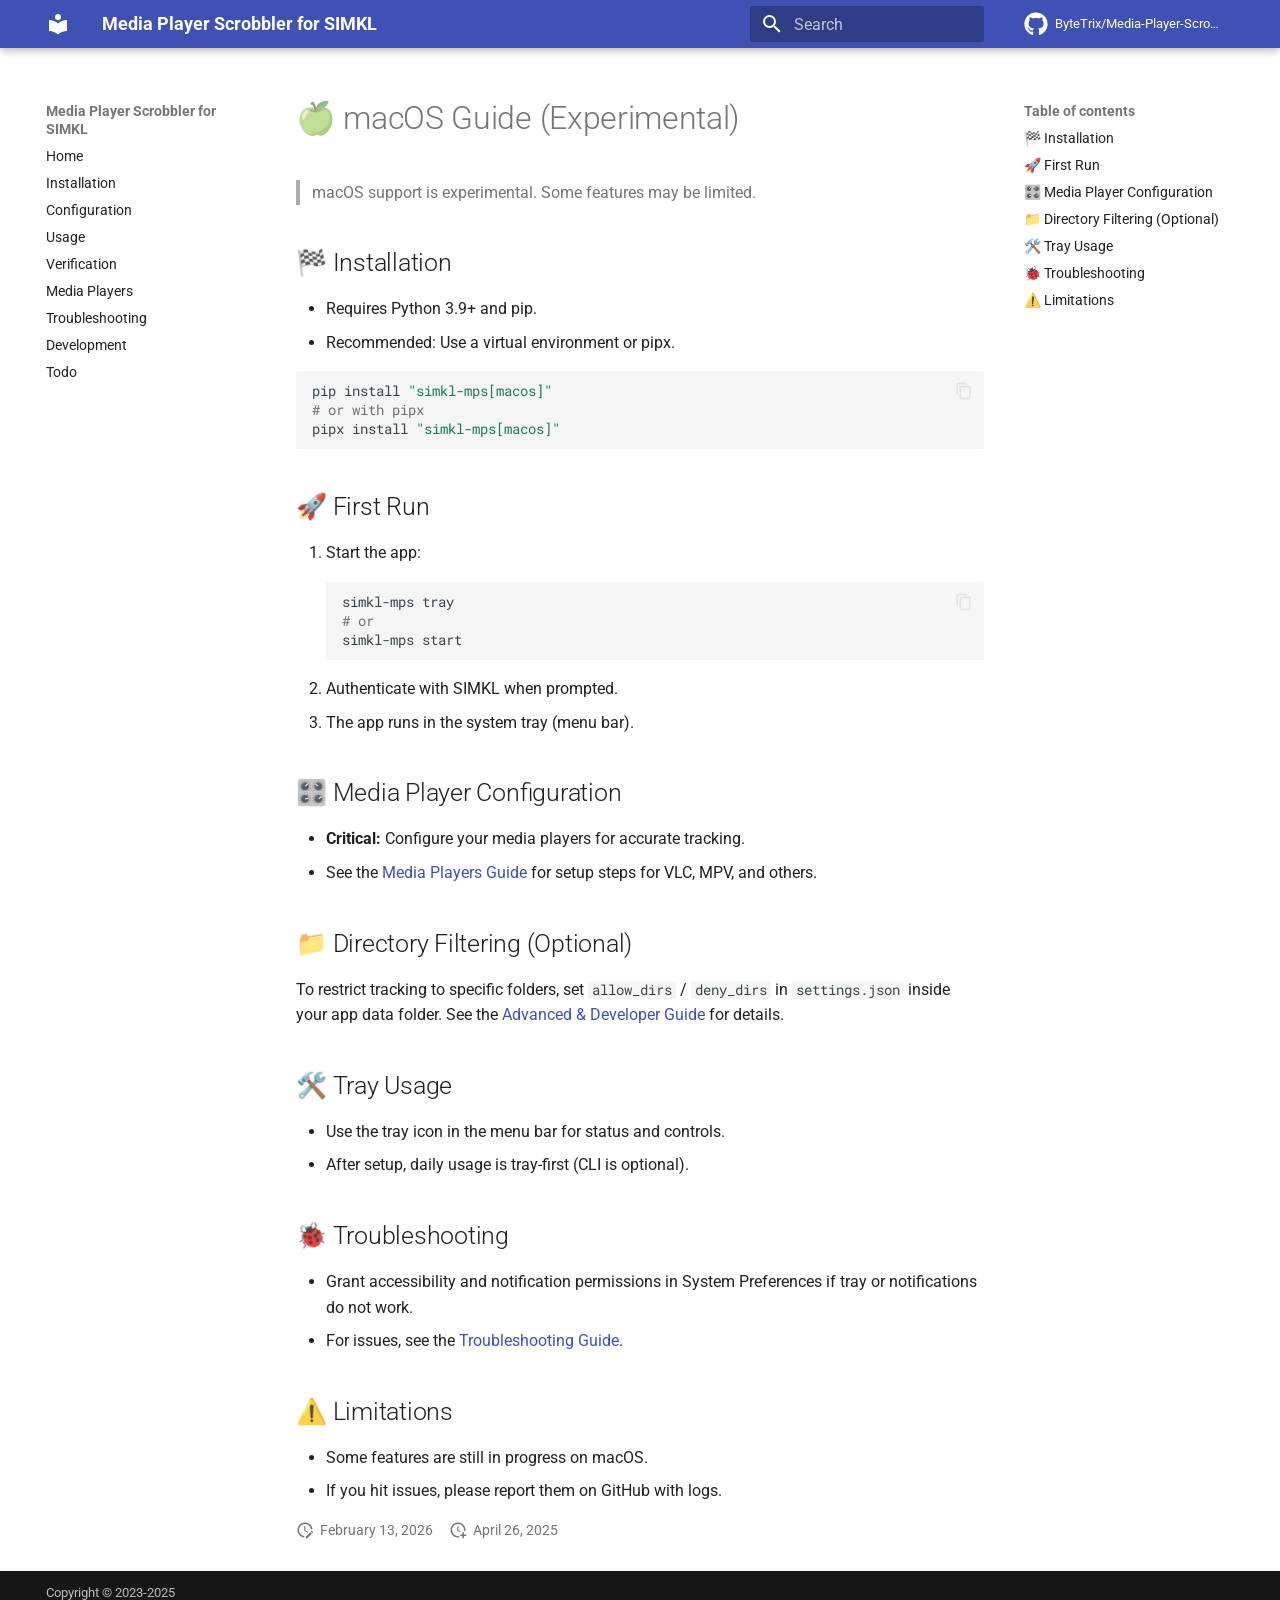
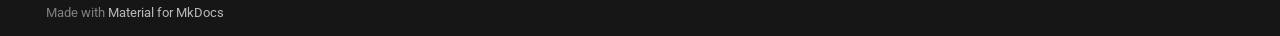
<file: mac-guide/index.html>
<!doctype html>
<html lang="en" class="no-js">
  <head>
    
      <meta charset="utf-8">
      <meta name="viewport" content="width=device-width,initial-scale=1">
      
        <meta name="description" content="Automatic Movie Scrobbler for Simkl">
      
      
      
        <link rel="canonical" href="https://bytetrix.github.io/media-player-scrobbler-for-simkl/mac-guide/">
      
      
      
      
        
      
      
      <link rel="icon" href="../assets/images/favicon.png">
      <meta name="generator" content="mkdocs-1.6.1, mkdocs-material-9.7.7">
    
    
      
        <title>🍏 macOS Guide (Experimental) - Media Player Scrobbler for SIMKL</title>
      
    
    
      <link rel="stylesheet" href="../assets/stylesheets/main.ec1eaa64.min.css">
      
        
        <link rel="stylesheet" href="../assets/stylesheets/palette.ab4e12ef.min.css">
      
      


    
    
      
    
    
      
        
        
        <link rel="preconnect" href="https://fonts.gstatic.com" crossorigin>
        <link rel="stylesheet" href="https://fonts.googleapis.com/css?family=Roboto:300,300i,400,400i,700,700i%7CRoboto+Mono:400,400i,700,700i&display=fallback">
        <style>:root{--md-text-font:"Roboto";--md-code-font:"Roboto Mono"}</style>
      
    
    
    <script>__md_scope=new URL("..",location),__md_hash=e=>[...e].reduce(((e,_)=>(e<<5)-e+_.charCodeAt(0)),0),__md_get=(e,_=localStorage,t=__md_scope)=>JSON.parse(_.getItem(t.pathname+"."+e)),__md_set=(e,_,t=localStorage,a=__md_scope)=>{try{t.setItem(a.pathname+"."+e,JSON.stringify(_))}catch(e){}}</script>
    
      

    
    
  </head>
  
  
    
    
    
    
    
    <body dir="ltr" data-md-color-scheme="default" data-md-color-primary="indigo" data-md-color-accent="indigo">
  
    
    <input class="md-toggle" data-md-toggle="drawer" type="checkbox" id="__drawer" autocomplete="off">
    <input class="md-toggle" data-md-toggle="search" type="checkbox" id="__search" autocomplete="off">
    <label class="md-overlay" for="__drawer"></label>
    <div data-md-component="skip">
      
        
        <a href="#macos-guide-experimental" class="md-skip">
          Skip to content
        </a>
      
    </div>
    <div data-md-component="announce">
      
    </div>
    
    
      

  

<header class="md-header md-header--shadow" data-md-component="header">
  <nav class="md-header__inner md-grid" aria-label="Header">
    <a href=".." title="Media Player Scrobbler for SIMKL" class="md-header__button md-logo" aria-label="Media Player Scrobbler for SIMKL" data-md-component="logo">
      
  
  <svg xmlns="http://www.w3.org/2000/svg" viewBox="0 0 24 24"><path d="M12 8a3 3 0 0 0 3-3 3 3 0 0 0-3-3 3 3 0 0 0-3 3 3 3 0 0 0 3 3m0 3.54C9.64 9.35 6.5 8 3 8v11c3.5 0 6.64 1.35 9 3.54 2.36-2.19 5.5-3.54 9-3.54V8c-3.5 0-6.64 1.35-9 3.54"/></svg>

    </a>
    <label class="md-header__button md-icon" for="__drawer">
      
      <svg xmlns="http://www.w3.org/2000/svg" viewBox="0 0 24 24"><path d="M3 6h18v2H3zm0 5h18v2H3zm0 5h18v2H3z"/></svg>
    </label>
    <div class="md-header__title" data-md-component="header-title">
      <div class="md-header__ellipsis">
        <div class="md-header__topic">
          <span class="md-ellipsis">
            Media Player Scrobbler for SIMKL
          </span>
        </div>
        <div class="md-header__topic" data-md-component="header-topic">
          <span class="md-ellipsis">
            
              🍏 macOS Guide (Experimental)
            
          </span>
        </div>
      </div>
    </div>
    
      
    
    
    
    
      
      
        <label class="md-header__button md-icon" for="__search">
          
          <svg xmlns="http://www.w3.org/2000/svg" viewBox="0 0 24 24"><path d="M9.5 3A6.5 6.5 0 0 1 16 9.5c0 1.61-.59 3.09-1.56 4.23l.27.27h.79l5 5-1.5 1.5-5-5v-.79l-.27-.27A6.52 6.52 0 0 1 9.5 16 6.5 6.5 0 0 1 3 9.5 6.5 6.5 0 0 1 9.5 3m0 2C7 5 5 7 5 9.5S7 14 9.5 14 14 12 14 9.5 12 5 9.5 5"/></svg>
        </label>
        <div class="md-search" data-md-component="search" role="dialog">
  <label class="md-search__overlay" for="__search"></label>
  <div class="md-search__inner" role="search">
    <form class="md-search__form" name="search">
      <input type="text" class="md-search__input" name="query" aria-label="Search" placeholder="Search" autocapitalize="off" autocorrect="off" autocomplete="off" spellcheck="false" data-md-component="search-query" required>
      <label class="md-search__icon md-icon" for="__search">
        
        <svg xmlns="http://www.w3.org/2000/svg" viewBox="0 0 24 24"><path d="M9.5 3A6.5 6.5 0 0 1 16 9.5c0 1.61-.59 3.09-1.56 4.23l.27.27h.79l5 5-1.5 1.5-5-5v-.79l-.27-.27A6.52 6.52 0 0 1 9.5 16 6.5 6.5 0 0 1 3 9.5 6.5 6.5 0 0 1 9.5 3m0 2C7 5 5 7 5 9.5S7 14 9.5 14 14 12 14 9.5 12 5 9.5 5"/></svg>
        
        <svg xmlns="http://www.w3.org/2000/svg" viewBox="0 0 24 24"><path d="M20 11v2H8l5.5 5.5-1.42 1.42L4.16 12l7.92-7.92L13.5 5.5 8 11z"/></svg>
      </label>
      <nav class="md-search__options" aria-label="Search">
        
        <button type="reset" class="md-search__icon md-icon" title="Clear" aria-label="Clear" tabindex="-1">
          
          <svg xmlns="http://www.w3.org/2000/svg" viewBox="0 0 24 24"><path d="M19 6.41 17.59 5 12 10.59 6.41 5 5 6.41 10.59 12 5 17.59 6.41 19 12 13.41 17.59 19 19 17.59 13.41 12z"/></svg>
        </button>
      </nav>
      
    </form>
    <div class="md-search__output">
      <div class="md-search__scrollwrap" tabindex="0" data-md-scrollfix>
        <div class="md-search-result" data-md-component="search-result">
          <div class="md-search-result__meta">
            Initializing search
          </div>
          <ol class="md-search-result__list" role="presentation"></ol>
        </div>
      </div>
    </div>
  </div>
</div>
      
    
    
      <div class="md-header__source">
        <a href="https://github.com/ByteTrix/Media-Player-Scrobbler-for-Simkl" title="Go to repository" class="md-source" data-md-component="source">
  <div class="md-source__icon md-icon">
    
    <svg xmlns="http://www.w3.org/2000/svg" viewBox="0 0 512 512"><!--! Font Awesome Free 7.1.0 by @fontawesome - https://fontawesome.com License - https://fontawesome.com/license/free (Icons: CC BY 4.0, Fonts: SIL OFL 1.1, Code: MIT License) Copyright 2025 Fonticons, Inc.--><path d="M173.9 397.4c0 2-2.3 3.6-5.2 3.6-3.3.3-5.6-1.3-5.6-3.6 0-2 2.3-3.6 5.2-3.6 3-.3 5.6 1.3 5.6 3.6m-31.1-4.5c-.7 2 1.3 4.3 4.3 4.9 2.6 1 5.6 0 6.2-2s-1.3-4.3-4.3-5.2c-2.6-.7-5.5.3-6.2 2.3m44.2-1.7c-2.9.7-4.9 2.6-4.6 4.9.3 2 2.9 3.3 5.9 2.6 2.9-.7 4.9-2.6 4.6-4.6-.3-1.9-3-3.2-5.9-2.9M252.8 8C114.1 8 8 113.3 8 252c0 110.9 69.8 205.8 169.5 239.2 12.8 2.3 17.3-5.6 17.3-12.1 0-6.2-.3-40.4-.3-61.4 0 0-70 15-84.7-29.8 0 0-11.4-29.1-27.8-36.6 0 0-22.9-15.7 1.6-15.4 0 0 24.9 2 38.6 25.8 21.9 38.6 58.6 27.5 72.9 20.9 2.3-16 8.8-27.1 16-33.7-55.9-6.2-112.3-14.3-112.3-110.5 0-27.5 7.6-41.3 23.6-58.9-2.6-6.5-11.1-33.3 2.6-67.9 20.9-6.5 69 27 69 27 20-5.6 41.5-8.5 62.8-8.5s42.8 2.9 62.8 8.5c0 0 48.1-33.6 69-27 13.7 34.7 5.2 61.4 2.6 67.9 16 17.7 25.8 31.5 25.8 58.9 0 96.5-58.9 104.2-114.8 110.5 9.2 7.9 17 22.9 17 46.4 0 33.7-.3 75.4-.3 83.6 0 6.5 4.6 14.4 17.3 12.1C436.2 457.8 504 362.9 504 252 504 113.3 391.5 8 252.8 8M105.2 352.9c-1.3 1-1 3.3.7 5.2 1.6 1.6 3.9 2.3 5.2 1 1.3-1 1-3.3-.7-5.2-1.6-1.6-3.9-2.3-5.2-1m-10.8-8.1c-.7 1.3.3 2.9 2.3 3.9 1.6 1 3.6.7 4.3-.7.7-1.3-.3-2.9-2.3-3.9-2-.6-3.6-.3-4.3.7m32.4 35.6c-1.6 1.3-1 4.3 1.3 6.2 2.3 2.3 5.2 2.6 6.5 1 1.3-1.3.7-4.3-1.3-6.2-2.2-2.3-5.2-2.6-6.5-1m-11.4-14.7c-1.6 1-1.6 3.6 0 5.9s4.3 3.3 5.6 2.3c1.6-1.3 1.6-3.9 0-6.2-1.4-2.3-4-3.3-5.6-2"/></svg>
  </div>
  <div class="md-source__repository">
    ByteTrix/Media-Player-Scrobbler-for-Simkl
  </div>
</a>
      </div>
    
  </nav>
  
</header>
    
    <div class="md-container" data-md-component="container">
      
      
        
          
        
      
      <main class="md-main" data-md-component="main">
        <div class="md-main__inner md-grid">
          
            
              
              <div class="md-sidebar md-sidebar--primary" data-md-component="sidebar" data-md-type="navigation" >
                <div class="md-sidebar__scrollwrap">
                  <div class="md-sidebar__inner">
                    



<nav class="md-nav md-nav--primary" aria-label="Navigation" data-md-level="0">
  <label class="md-nav__title" for="__drawer">
    <a href=".." title="Media Player Scrobbler for SIMKL" class="md-nav__button md-logo" aria-label="Media Player Scrobbler for SIMKL" data-md-component="logo">
      
  
  <svg xmlns="http://www.w3.org/2000/svg" viewBox="0 0 24 24"><path d="M12 8a3 3 0 0 0 3-3 3 3 0 0 0-3-3 3 3 0 0 0-3 3 3 3 0 0 0 3 3m0 3.54C9.64 9.35 6.5 8 3 8v11c3.5 0 6.64 1.35 9 3.54 2.36-2.19 5.5-3.54 9-3.54V8c-3.5 0-6.64 1.35-9 3.54"/></svg>

    </a>
    Media Player Scrobbler for SIMKL
  </label>
  
    <div class="md-nav__source">
      <a href="https://github.com/ByteTrix/Media-Player-Scrobbler-for-Simkl" title="Go to repository" class="md-source" data-md-component="source">
  <div class="md-source__icon md-icon">
    
    <svg xmlns="http://www.w3.org/2000/svg" viewBox="0 0 512 512"><!--! Font Awesome Free 7.1.0 by @fontawesome - https://fontawesome.com License - https://fontawesome.com/license/free (Icons: CC BY 4.0, Fonts: SIL OFL 1.1, Code: MIT License) Copyright 2025 Fonticons, Inc.--><path d="M173.9 397.4c0 2-2.3 3.6-5.2 3.6-3.3.3-5.6-1.3-5.6-3.6 0-2 2.3-3.6 5.2-3.6 3-.3 5.6 1.3 5.6 3.6m-31.1-4.5c-.7 2 1.3 4.3 4.3 4.9 2.6 1 5.6 0 6.2-2s-1.3-4.3-4.3-5.2c-2.6-.7-5.5.3-6.2 2.3m44.2-1.7c-2.9.7-4.9 2.6-4.6 4.9.3 2 2.9 3.3 5.9 2.6 2.9-.7 4.9-2.6 4.6-4.6-.3-1.9-3-3.2-5.9-2.9M252.8 8C114.1 8 8 113.3 8 252c0 110.9 69.8 205.8 169.5 239.2 12.8 2.3 17.3-5.6 17.3-12.1 0-6.2-.3-40.4-.3-61.4 0 0-70 15-84.7-29.8 0 0-11.4-29.1-27.8-36.6 0 0-22.9-15.7 1.6-15.4 0 0 24.9 2 38.6 25.8 21.9 38.6 58.6 27.5 72.9 20.9 2.3-16 8.8-27.1 16-33.7-55.9-6.2-112.3-14.3-112.3-110.5 0-27.5 7.6-41.3 23.6-58.9-2.6-6.5-11.1-33.3 2.6-67.9 20.9-6.5 69 27 69 27 20-5.6 41.5-8.5 62.8-8.5s42.8 2.9 62.8 8.5c0 0 48.1-33.6 69-27 13.7 34.7 5.2 61.4 2.6 67.9 16 17.7 25.8 31.5 25.8 58.9 0 96.5-58.9 104.2-114.8 110.5 9.2 7.9 17 22.9 17 46.4 0 33.7-.3 75.4-.3 83.6 0 6.5 4.6 14.4 17.3 12.1C436.2 457.8 504 362.9 504 252 504 113.3 391.5 8 252.8 8M105.2 352.9c-1.3 1-1 3.3.7 5.2 1.6 1.6 3.9 2.3 5.2 1 1.3-1 1-3.3-.7-5.2-1.6-1.6-3.9-2.3-5.2-1m-10.8-8.1c-.7 1.3.3 2.9 2.3 3.9 1.6 1 3.6.7 4.3-.7.7-1.3-.3-2.9-2.3-3.9-2-.6-3.6-.3-4.3.7m32.4 35.6c-1.6 1.3-1 4.3 1.3 6.2 2.3 2.3 5.2 2.6 6.5 1 1.3-1.3.7-4.3-1.3-6.2-2.2-2.3-5.2-2.6-6.5-1m-11.4-14.7c-1.6 1-1.6 3.6 0 5.9s4.3 3.3 5.6 2.3c1.6-1.3 1.6-3.9 0-6.2-1.4-2.3-4-3.3-5.6-2"/></svg>
  </div>
  <div class="md-source__repository">
    ByteTrix/Media-Player-Scrobbler-for-Simkl
  </div>
</a>
    </div>
  
  <ul class="md-nav__list" data-md-scrollfix>
    
      
      
  
  
  
  
    <li class="md-nav__item">
      <a href=".." class="md-nav__link">
        
  
  
  <span class="md-ellipsis">
    
  
    Home
  

    
  </span>
  
  

      </a>
    </li>
  

    
      
      
  
  
  
  
    <li class="md-nav__item">
      <a href="../installation.md" class="md-nav__link">
        
  
  
  <span class="md-ellipsis">
    
  
    Installation
  

    
  </span>
  
  

      </a>
    </li>
  

    
      
      
  
  
  
  
    <li class="md-nav__item">
      <a href="../configuration/" class="md-nav__link">
        
  
  
  <span class="md-ellipsis">
    
  
    Configuration
  

    
  </span>
  
  

      </a>
    </li>
  

    
      
      
  
  
  
  
    <li class="md-nav__item">
      <a href="../usage/" class="md-nav__link">
        
  
  
  <span class="md-ellipsis">
    
  
    Usage
  

    
  </span>
  
  

      </a>
    </li>
  

    
      
      
  
  
  
  
    <li class="md-nav__item">
      <a href="../verify.md" class="md-nav__link">
        
  
  
  <span class="md-ellipsis">
    
  
    Verification
  

    
  </span>
  
  

      </a>
    </li>
  

    
      
      
  
  
  
  
    <li class="md-nav__item">
      <a href="../media-players/" class="md-nav__link">
        
  
  
  <span class="md-ellipsis">
    
  
    Media Players
  

    
  </span>
  
  

      </a>
    </li>
  

    
      
      
  
  
  
  
    <li class="md-nav__item">
      <a href="../troubleshooting/" class="md-nav__link">
        
  
  
  <span class="md-ellipsis">
    
  
    Troubleshooting
  

    
  </span>
  
  

      </a>
    </li>
  

    
      
      
  
  
  
  
    <li class="md-nav__item">
      <a href="../development.md" class="md-nav__link">
        
  
  
  <span class="md-ellipsis">
    
  
    Development
  

    
  </span>
  
  

      </a>
    </li>
  

    
      
      
  
  
  
  
    <li class="md-nav__item">
      <a href="../todo/" class="md-nav__link">
        
  
  
  <span class="md-ellipsis">
    
  
    Todo
  

    
  </span>
  
  

      </a>
    </li>
  

    
  </ul>
</nav>
                  </div>
                </div>
              </div>
            
            
              
              <div class="md-sidebar md-sidebar--secondary" data-md-component="sidebar" data-md-type="toc" >
                <div class="md-sidebar__scrollwrap">
                  <div class="md-sidebar__inner">
                    

<nav class="md-nav md-nav--secondary" aria-label="Table of contents">
  
  
  
    
  
  
    <label class="md-nav__title" for="__toc">
      <span class="md-nav__icon md-icon"></span>
      Table of contents
    </label>
    <ul class="md-nav__list" data-md-component="toc" data-md-scrollfix>
      
        <li class="md-nav__item">
  <a href="#installation" class="md-nav__link">
    <span class="md-ellipsis">
      
        🏁 Installation
      
    </span>
  </a>
  
</li>
      
        <li class="md-nav__item">
  <a href="#first-run" class="md-nav__link">
    <span class="md-ellipsis">
      
        🚀 First Run
      
    </span>
  </a>
  
</li>
      
        <li class="md-nav__item">
  <a href="#media-player-configuration" class="md-nav__link">
    <span class="md-ellipsis">
      
        🎛️ Media Player Configuration
      
    </span>
  </a>
  
</li>
      
        <li class="md-nav__item">
  <a href="#directory-filtering-optional" class="md-nav__link">
    <span class="md-ellipsis">
      
        📁 Directory Filtering (Optional)
      
    </span>
  </a>
  
</li>
      
        <li class="md-nav__item">
  <a href="#tray-usage" class="md-nav__link">
    <span class="md-ellipsis">
      
        🛠️ Tray Usage
      
    </span>
  </a>
  
</li>
      
        <li class="md-nav__item">
  <a href="#troubleshooting" class="md-nav__link">
    <span class="md-ellipsis">
      
        🐞 Troubleshooting
      
    </span>
  </a>
  
</li>
      
        <li class="md-nav__item">
  <a href="#limitations" class="md-nav__link">
    <span class="md-ellipsis">
      
        ⚠️ Limitations
      
    </span>
  </a>
  
</li>
      
    </ul>
  
</nav>
                  </div>
                </div>
              </div>
            
          
          
            <div class="md-content" data-md-component="content">
              
              <article class="md-content__inner md-typeset">
                
                  


  
  


<h1 id="macos-guide-experimental">🍏 macOS Guide (Experimental)<a class="headerlink" href="#macos-guide-experimental" title="Permanent link">&para;</a></h1>
<blockquote>
<p>macOS support is experimental. Some features may be limited.</p>
</blockquote>
<h2 id="installation">🏁 Installation<a class="headerlink" href="#installation" title="Permanent link">&para;</a></h2>
<ul>
<li>Requires Python 3.9+ and pip.</li>
<li>Recommended: Use a virtual environment or pipx.</li>
</ul>
<div class="highlight"><pre><span></span><code><a id="__codelineno-0-1" name="__codelineno-0-1" href="#__codelineno-0-1"></a>pip<span class="w"> </span>install<span class="w"> </span><span class="s2">"simkl-mps[macos]"</span>
<a id="__codelineno-0-2" name="__codelineno-0-2" href="#__codelineno-0-2"></a><span class="c1"># or with pipx</span>
<a id="__codelineno-0-3" name="__codelineno-0-3" href="#__codelineno-0-3"></a>pipx<span class="w"> </span>install<span class="w"> </span><span class="s2">"simkl-mps[macos]"</span>
</code></pre></div>
<h2 id="first-run">🚀 First Run<a class="headerlink" href="#first-run" title="Permanent link">&para;</a></h2>
<ol>
<li>Start the app:
   <div class="highlight"><pre><span></span><code><a id="__codelineno-1-1" name="__codelineno-1-1" href="#__codelineno-1-1"></a>simkl-mps<span class="w"> </span>tray
<a id="__codelineno-1-2" name="__codelineno-1-2" href="#__codelineno-1-2"></a><span class="c1"># or</span>
<a id="__codelineno-1-3" name="__codelineno-1-3" href="#__codelineno-1-3"></a>simkl-mps<span class="w"> </span>start
</code></pre></div></li>
<li>Authenticate with SIMKL when prompted.</li>
<li>The app runs in the system tray (menu bar).</li>
</ol>
<h2 id="media-player-configuration">🎛️ Media Player Configuration<a class="headerlink" href="#media-player-configuration" title="Permanent link">&para;</a></h2>
<ul>
<li><strong>Critical:</strong> Configure your media players for accurate tracking.</li>
<li>See the <a href="../media-players/">Media Players Guide</a> for setup steps for VLC, MPV, and others.</li>
</ul>
<h2 id="directory-filtering-optional">📁 Directory Filtering (Optional)<a class="headerlink" href="#directory-filtering-optional" title="Permanent link">&para;</a></h2>
<p>To restrict tracking to specific folders, set <code>allow_dirs</code> / <code>deny_dirs</code> in <code>settings.json</code> inside your app data folder. See the <a href="../configuration/">Advanced &amp; Developer Guide</a> for details.</p>
<h2 id="tray-usage">🛠️ Tray Usage<a class="headerlink" href="#tray-usage" title="Permanent link">&para;</a></h2>
<ul>
<li>Use the tray icon in the menu bar for status and controls.</li>
<li>After setup, daily usage is tray-first (CLI is optional).</li>
</ul>
<h2 id="troubleshooting">🐞 Troubleshooting<a class="headerlink" href="#troubleshooting" title="Permanent link">&para;</a></h2>
<ul>
<li>Grant accessibility and notification permissions in System Preferences if tray or notifications do not work.</li>
<li>For issues, see the <a href="../troubleshooting/">Troubleshooting Guide</a>.</li>
</ul>
<h2 id="limitations">⚠️ Limitations<a class="headerlink" href="#limitations" title="Permanent link">&para;</a></h2>
<ul>
<li>Some features are still in progress on macOS.</li>
<li>If you hit issues, please report them on GitHub with logs.</li>
</ul>







  
    
  
  
    
  


  <aside class="md-source-file">
    
      
  <span class="md-source-file__fact">
    <span class="md-icon" title="Last update">
      <svg xmlns="http://www.w3.org/2000/svg" viewBox="0 0 24 24"><path d="M21 13.1c-.1 0-.3.1-.4.2l-1 1 2.1 2.1 1-1c.2-.2.2-.6 0-.8l-1.3-1.3c-.1-.1-.2-.2-.4-.2m-1.9 1.8-6.1 6V23h2.1l6.1-6.1zM12.5 7v5.2l4 2.4-1 1L11 13V7zM11 21.9c-5.1-.5-9-4.8-9-9.9C2 6.5 6.5 2 12 2c5.3 0 9.6 4.1 10 9.3-.3-.1-.6-.2-1-.2s-.7.1-1 .2C19.6 7.2 16.2 4 12 4c-4.4 0-8 3.6-8 8 0 4.1 3.1 7.5 7.1 7.9l-.1.2z"/></svg>
    </span>
    <span class="git-revision-date-localized-plugin git-revision-date-localized-plugin-date" title="February 13, 2026 15:09:43 UTC">February 13, 2026</span>
  </span>

    
    
      
  <span class="md-source-file__fact">
    <span class="md-icon" title="Created">
      <svg xmlns="http://www.w3.org/2000/svg" viewBox="0 0 24 24"><path d="M14.47 15.08 11 13V7h1.5v5.25l3.08 1.83c-.41.28-.79.62-1.11 1m-1.39 4.84c-.36.05-.71.08-1.08.08-4.42 0-8-3.58-8-8s3.58-8 8-8 8 3.58 8 8c0 .37-.03.72-.08 1.08.69.1 1.33.32 1.92.64.1-.56.16-1.13.16-1.72 0-5.5-4.5-10-10-10S2 6.5 2 12s4.47 10 10 10c.59 0 1.16-.06 1.72-.16-.32-.59-.54-1.23-.64-1.92M18 15v3h-3v2h3v3h2v-3h3v-2h-3v-3z"/></svg>
    </span>
    <span class="git-revision-date-localized-plugin git-revision-date-localized-plugin-date" title="April 26, 2025 13:57:00 UTC">April 26, 2025</span>
  </span>

    
    
    
  </aside>





                
              </article>
            </div>
          
          
<script>var target=document.getElementById(location.hash.slice(1));target&&target.name&&(target.checked=target.name.startsWith("__tabbed_"))</script>
        </div>
        
          <button type="button" class="md-top md-icon" data-md-component="top" hidden>
  
  <svg xmlns="http://www.w3.org/2000/svg" viewBox="0 0 24 24"><path d="M13 20h-2V8l-5.5 5.5-1.42-1.42L12 4.16l7.92 7.92-1.42 1.42L13 8z"/></svg>
  Back to top
</button>
        
      </main>
      
        <footer class="md-footer">
  
  <div class="md-footer-meta md-typeset">
    <div class="md-footer-meta__inner md-grid">
      <div class="md-copyright">
  
    <div class="md-copyright__highlight">
      Copyright &copy; 2023-2025
    </div>
  
  
    Made with
    <a href="https://squidfunk.github.io/mkdocs-material/" target="_blank" rel="noopener">
      Material for MkDocs
    </a>
  
</div>
      
    </div>
  </div>
</footer>
      
    </div>
    <div class="md-dialog" data-md-component="dialog">
      <div class="md-dialog__inner md-typeset"></div>
    </div>
    
    
    
      
      
      <script id="__config" type="application/json">{"annotate": null, "base": "..", "features": ["navigation.instant", "navigation.tracking", "navigation.expand", "navigation.indexes", "navigation.top", "content.code.copy", "content.code.annotate"], "search": "../assets/javascripts/workers/search.2c215733.min.js", "tags": null, "translations": {"clipboard.copied": "Copied to clipboard", "clipboard.copy": "Copy to clipboard", "search.result.more.one": "1 more on this page", "search.result.more.other": "# more on this page", "search.result.none": "No matching documents", "search.result.one": "1 matching document", "search.result.other": "# matching documents", "search.result.placeholder": "Type to start searching", "search.result.term.missing": "Missing", "select.version": "Select version"}, "version": null}</script>
    
    
      <script src="../assets/javascripts/bundle.d7400e89.min.js"></script>
      
    
  </body>
</html>
</file>
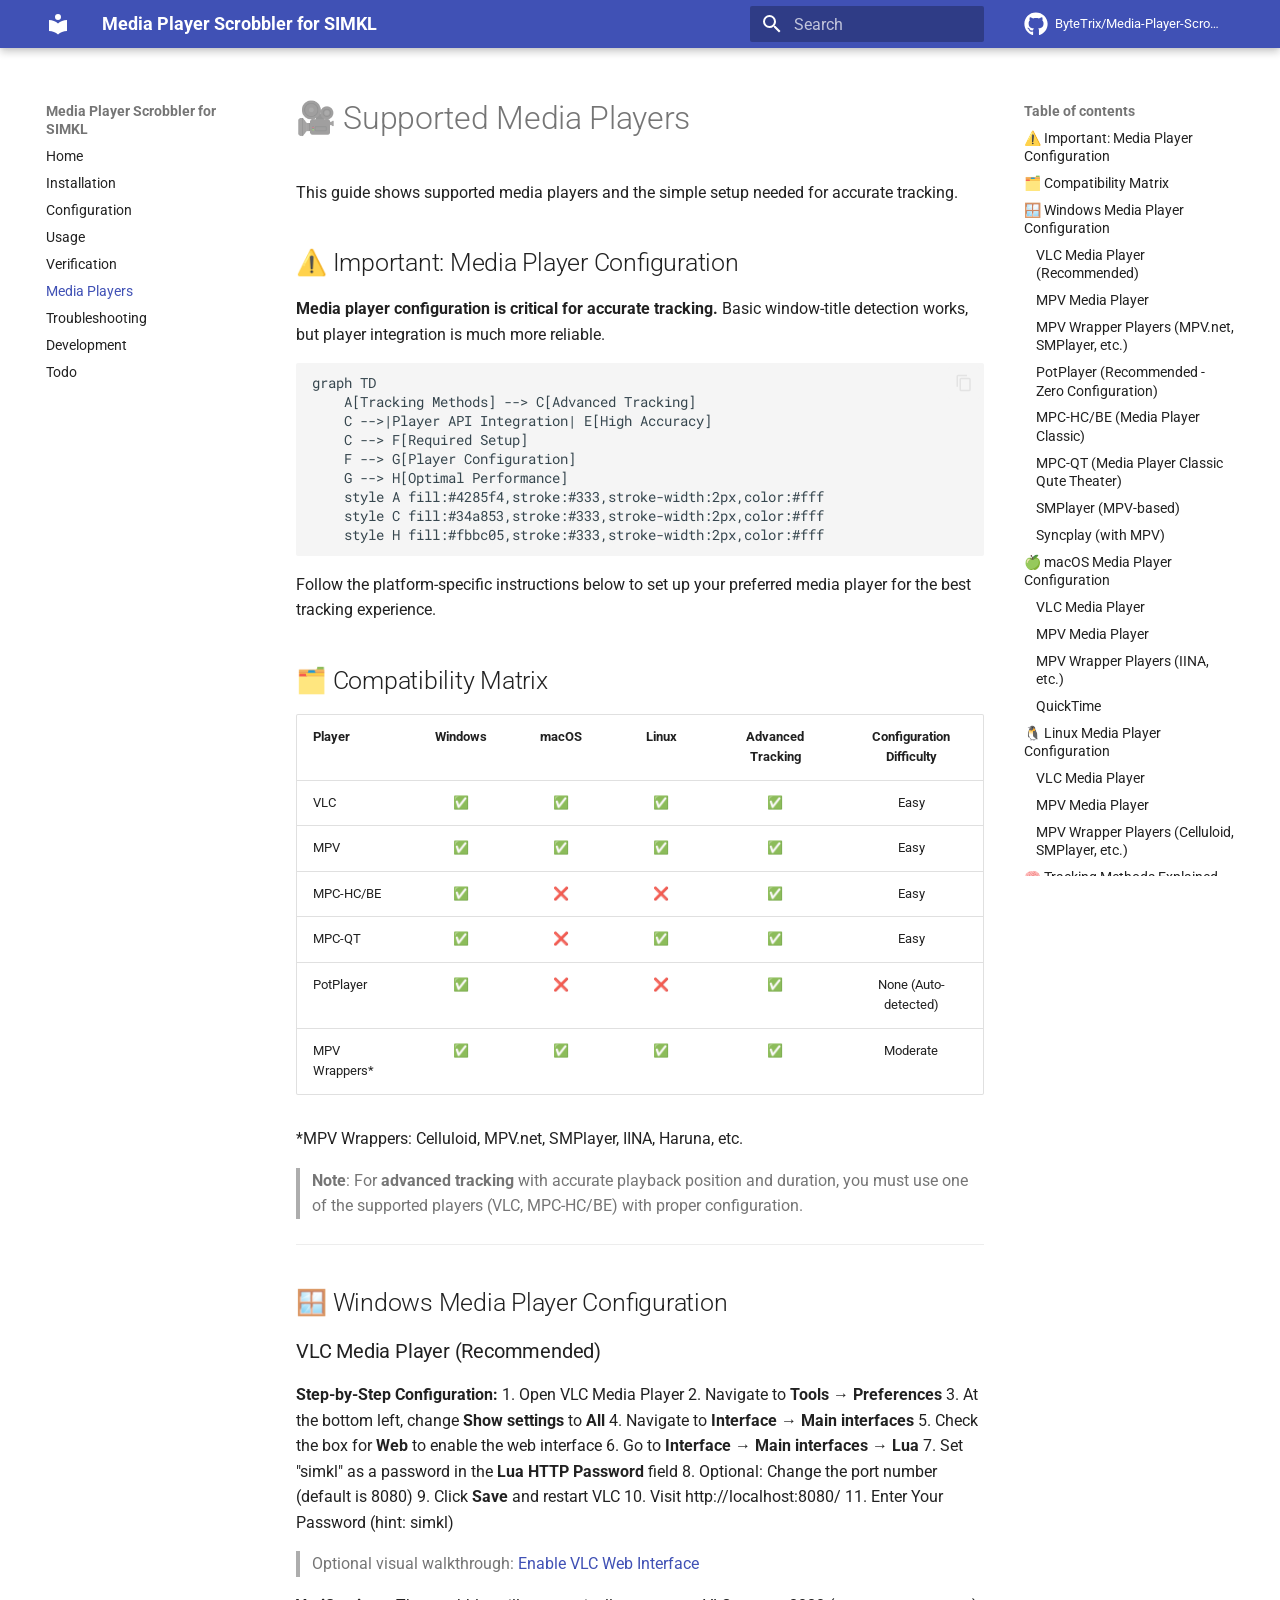
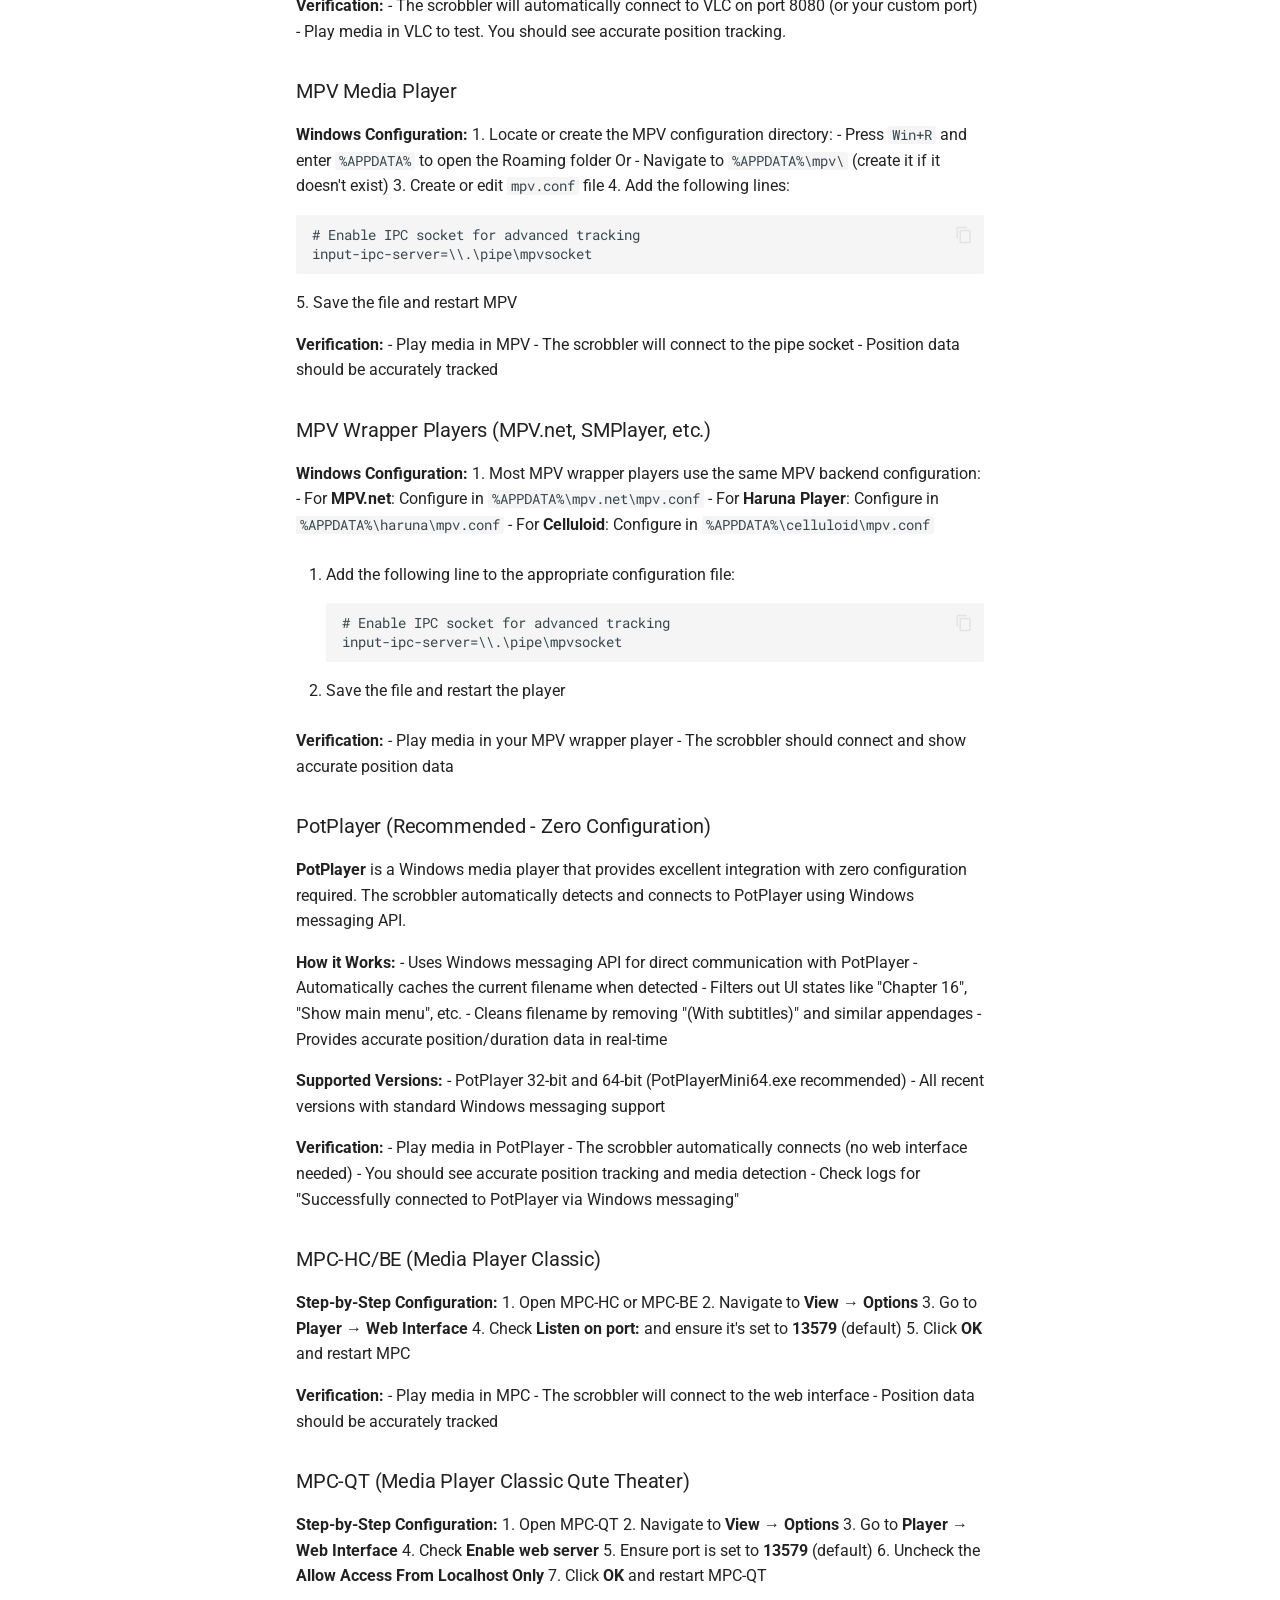
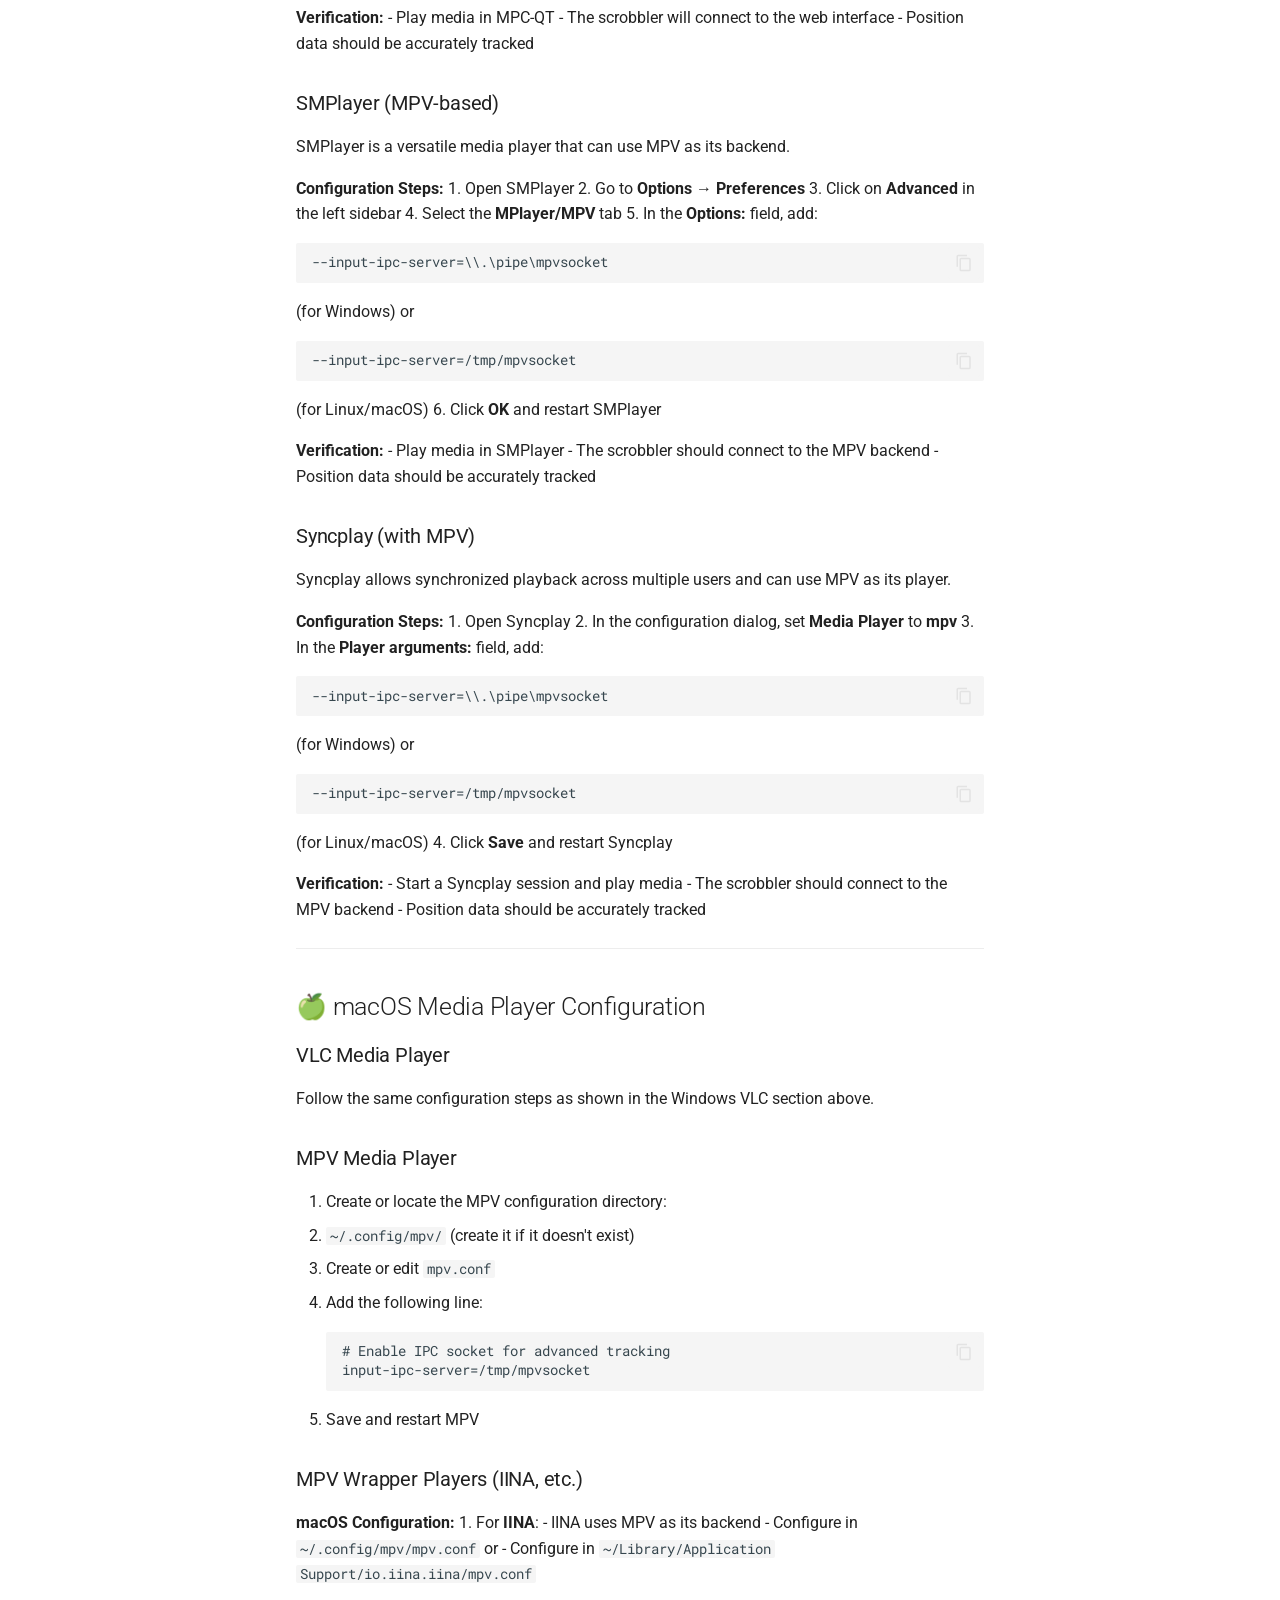
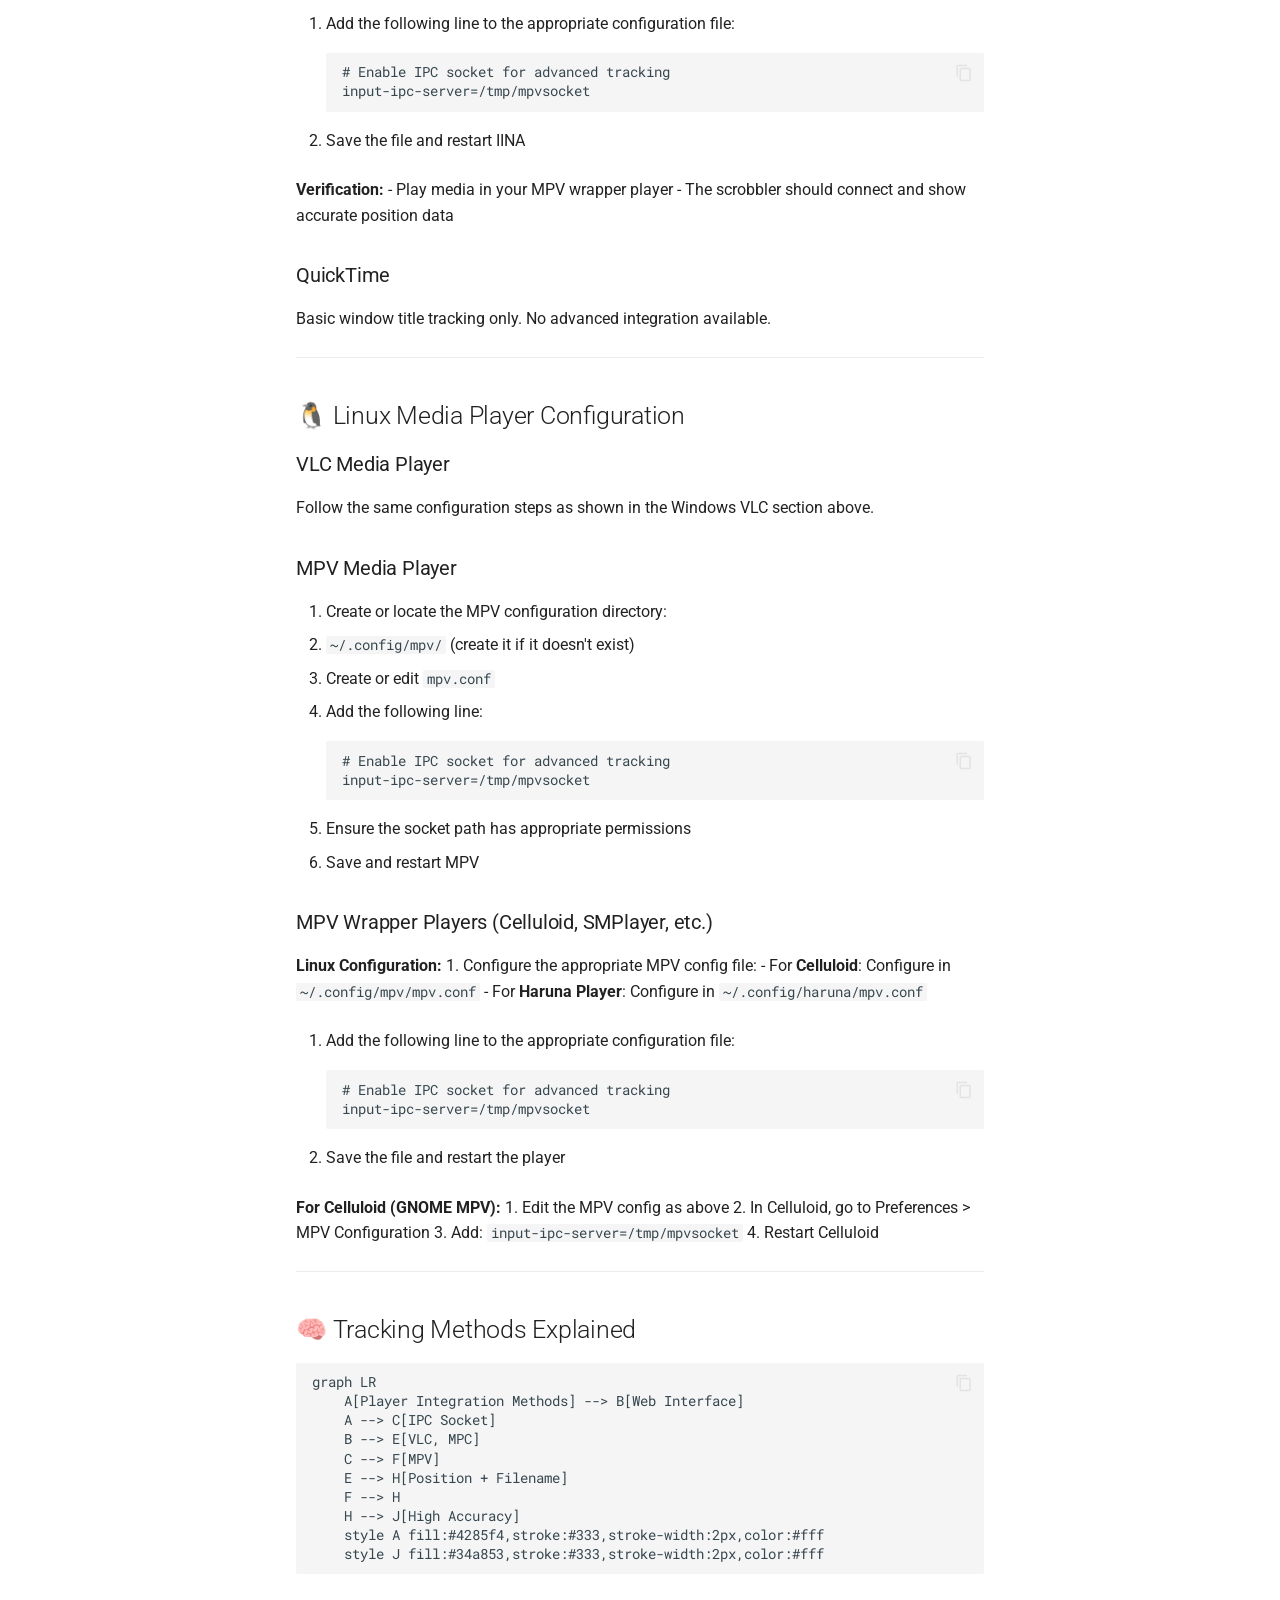
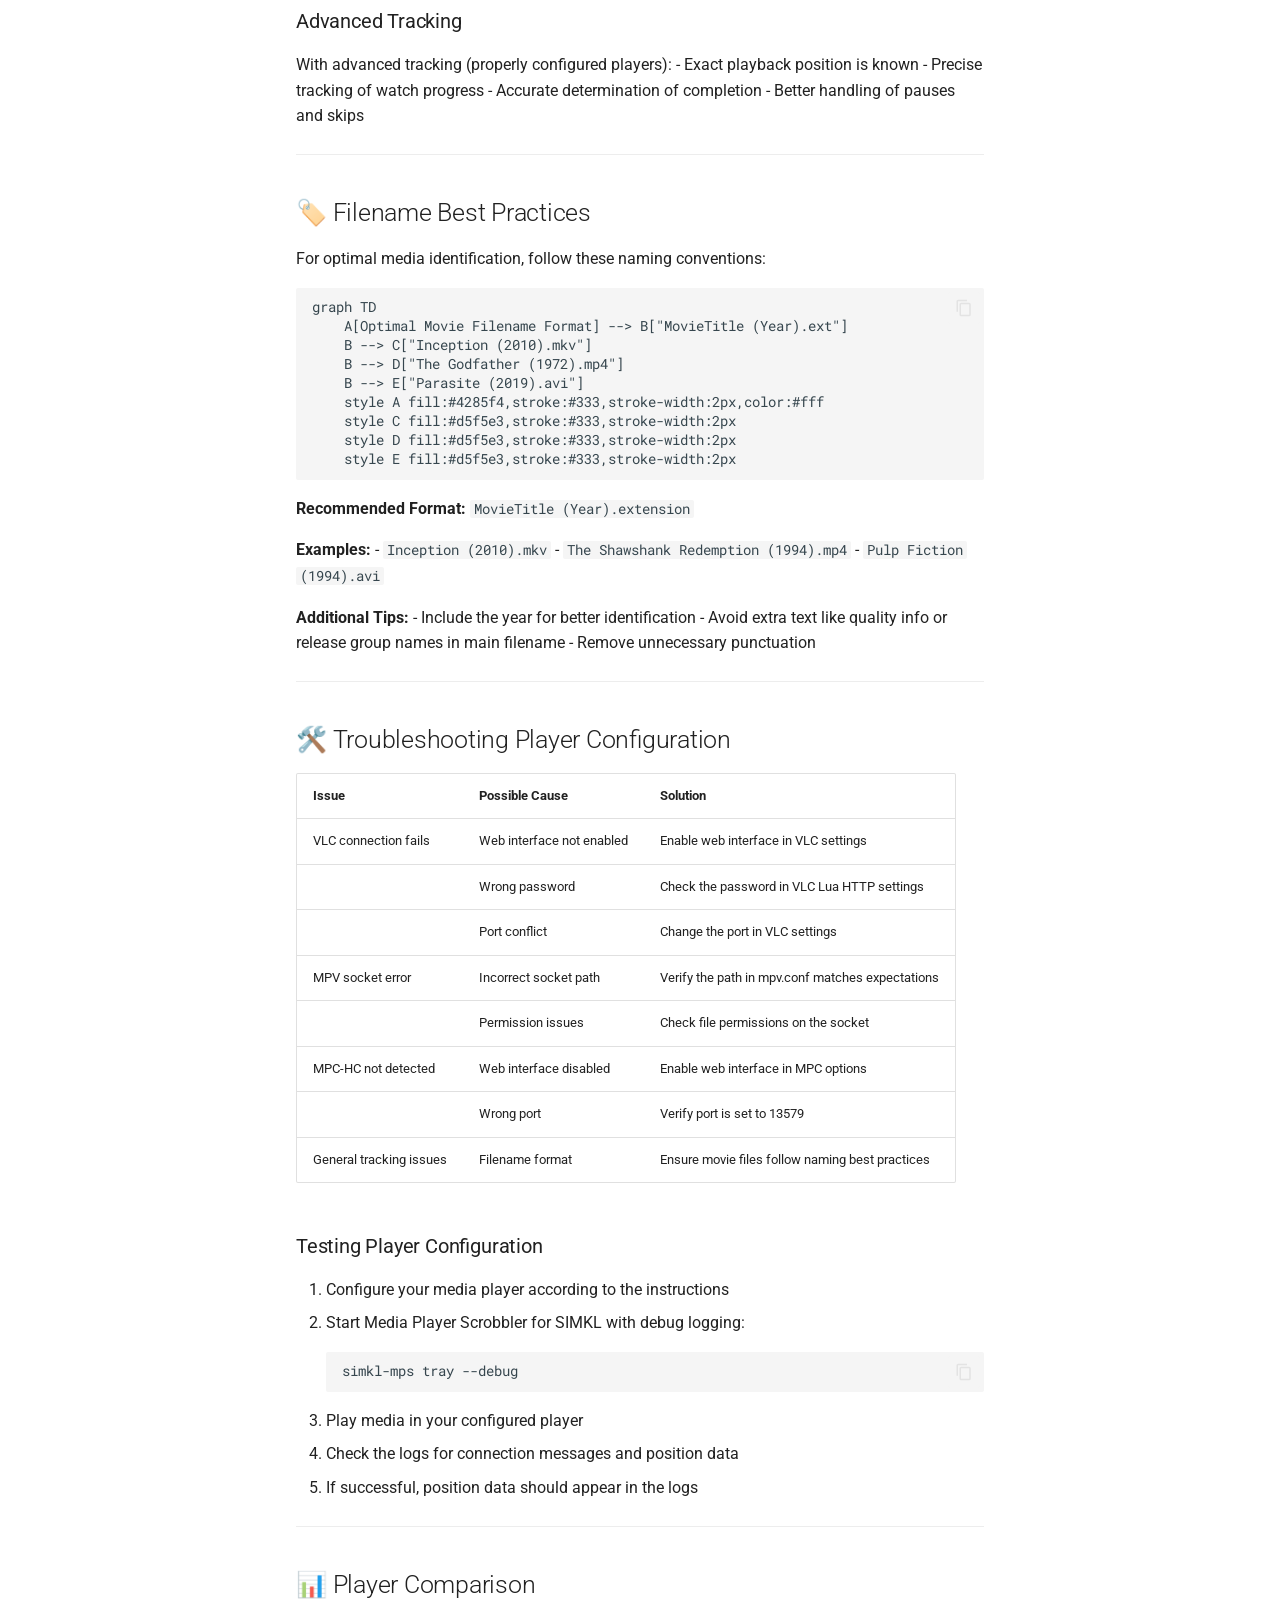
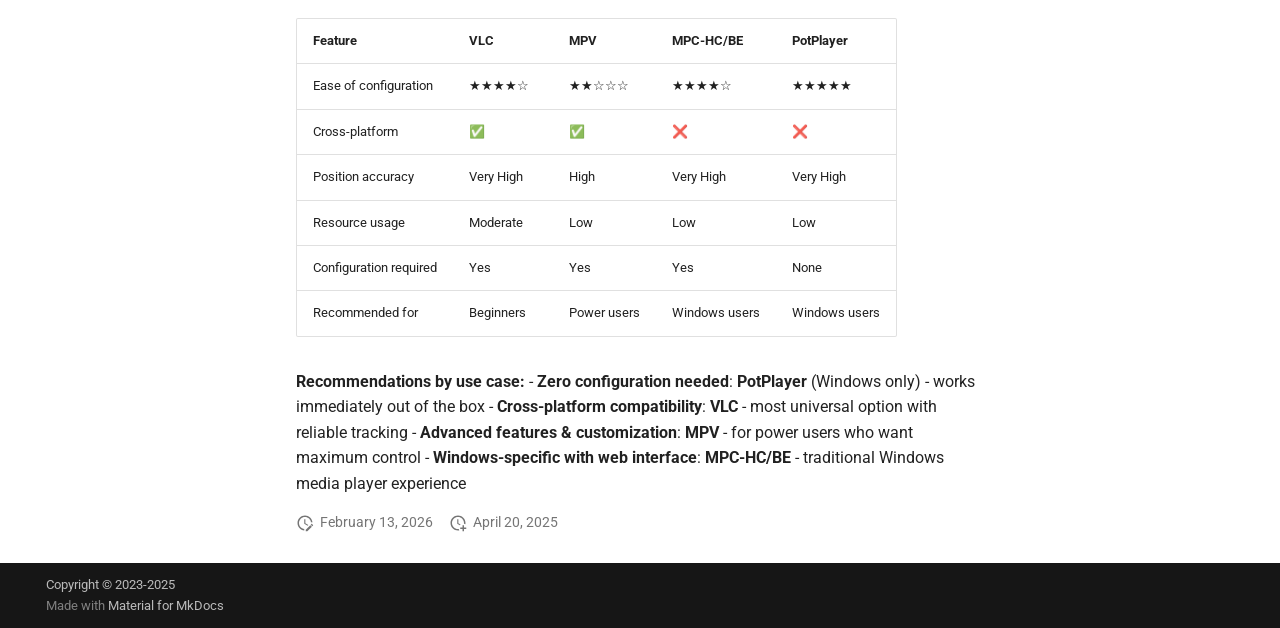
<file: media-players/index.html>
<!doctype html>
<html lang="en" class="no-js">
  <head>
    
      <meta charset="utf-8">
      <meta name="viewport" content="width=device-width,initial-scale=1">
      
        <meta name="description" content="Automatic Movie Scrobbler for Simkl">
      
      
      
        <link rel="canonical" href="https://bytetrix.github.io/media-player-scrobbler-for-simkl/media-players/">
      
      
        <link rel="prev" href="../usage/">
      
      
        <link rel="next" href="../troubleshooting/">
      
      
        
      
      
      <link rel="icon" href="../assets/images/favicon.png">
      <meta name="generator" content="mkdocs-1.6.1, mkdocs-material-9.7.7">
    
    
      
        <title>Media Players - Media Player Scrobbler for SIMKL</title>
      
    
    
      <link rel="stylesheet" href="../assets/stylesheets/main.ec1eaa64.min.css">
      
        
        <link rel="stylesheet" href="../assets/stylesheets/palette.ab4e12ef.min.css">
      
      


    
    
      
    
    
      
        
        
        <link rel="preconnect" href="https://fonts.gstatic.com" crossorigin>
        <link rel="stylesheet" href="https://fonts.googleapis.com/css?family=Roboto:300,300i,400,400i,700,700i%7CRoboto+Mono:400,400i,700,700i&display=fallback">
        <style>:root{--md-text-font:"Roboto";--md-code-font:"Roboto Mono"}</style>
      
    
    
    <script>__md_scope=new URL("..",location),__md_hash=e=>[...e].reduce(((e,_)=>(e<<5)-e+_.charCodeAt(0)),0),__md_get=(e,_=localStorage,t=__md_scope)=>JSON.parse(_.getItem(t.pathname+"."+e)),__md_set=(e,_,t=localStorage,a=__md_scope)=>{try{t.setItem(a.pathname+"."+e,JSON.stringify(_))}catch(e){}}</script>
    
      

    
    
  </head>
  
  
    
    
    
    
    
    <body dir="ltr" data-md-color-scheme="default" data-md-color-primary="indigo" data-md-color-accent="indigo">
  
    
    <input class="md-toggle" data-md-toggle="drawer" type="checkbox" id="__drawer" autocomplete="off">
    <input class="md-toggle" data-md-toggle="search" type="checkbox" id="__search" autocomplete="off">
    <label class="md-overlay" for="__drawer"></label>
    <div data-md-component="skip">
      
        
        <a href="#supported-media-players" class="md-skip">
          Skip to content
        </a>
      
    </div>
    <div data-md-component="announce">
      
    </div>
    
    
      

  

<header class="md-header md-header--shadow" data-md-component="header">
  <nav class="md-header__inner md-grid" aria-label="Header">
    <a href=".." title="Media Player Scrobbler for SIMKL" class="md-header__button md-logo" aria-label="Media Player Scrobbler for SIMKL" data-md-component="logo">
      
  
  <svg xmlns="http://www.w3.org/2000/svg" viewBox="0 0 24 24"><path d="M12 8a3 3 0 0 0 3-3 3 3 0 0 0-3-3 3 3 0 0 0-3 3 3 3 0 0 0 3 3m0 3.54C9.64 9.35 6.5 8 3 8v11c3.5 0 6.64 1.35 9 3.54 2.36-2.19 5.5-3.54 9-3.54V8c-3.5 0-6.64 1.35-9 3.54"/></svg>

    </a>
    <label class="md-header__button md-icon" for="__drawer">
      
      <svg xmlns="http://www.w3.org/2000/svg" viewBox="0 0 24 24"><path d="M3 6h18v2H3zm0 5h18v2H3zm0 5h18v2H3z"/></svg>
    </label>
    <div class="md-header__title" data-md-component="header-title">
      <div class="md-header__ellipsis">
        <div class="md-header__topic">
          <span class="md-ellipsis">
            Media Player Scrobbler for SIMKL
          </span>
        </div>
        <div class="md-header__topic" data-md-component="header-topic">
          <span class="md-ellipsis">
            
              Media Players
            
          </span>
        </div>
      </div>
    </div>
    
      
    
    
    
    
      
      
        <label class="md-header__button md-icon" for="__search">
          
          <svg xmlns="http://www.w3.org/2000/svg" viewBox="0 0 24 24"><path d="M9.5 3A6.5 6.5 0 0 1 16 9.5c0 1.61-.59 3.09-1.56 4.23l.27.27h.79l5 5-1.5 1.5-5-5v-.79l-.27-.27A6.52 6.52 0 0 1 9.5 16 6.5 6.5 0 0 1 3 9.5 6.5 6.5 0 0 1 9.5 3m0 2C7 5 5 7 5 9.5S7 14 9.5 14 14 12 14 9.5 12 5 9.5 5"/></svg>
        </label>
        <div class="md-search" data-md-component="search" role="dialog">
  <label class="md-search__overlay" for="__search"></label>
  <div class="md-search__inner" role="search">
    <form class="md-search__form" name="search">
      <input type="text" class="md-search__input" name="query" aria-label="Search" placeholder="Search" autocapitalize="off" autocorrect="off" autocomplete="off" spellcheck="false" data-md-component="search-query" required>
      <label class="md-search__icon md-icon" for="__search">
        
        <svg xmlns="http://www.w3.org/2000/svg" viewBox="0 0 24 24"><path d="M9.5 3A6.5 6.5 0 0 1 16 9.5c0 1.61-.59 3.09-1.56 4.23l.27.27h.79l5 5-1.5 1.5-5-5v-.79l-.27-.27A6.52 6.52 0 0 1 9.5 16 6.5 6.5 0 0 1 3 9.5 6.5 6.5 0 0 1 9.5 3m0 2C7 5 5 7 5 9.5S7 14 9.5 14 14 12 14 9.5 12 5 9.5 5"/></svg>
        
        <svg xmlns="http://www.w3.org/2000/svg" viewBox="0 0 24 24"><path d="M20 11v2H8l5.5 5.5-1.42 1.42L4.16 12l7.92-7.92L13.5 5.5 8 11z"/></svg>
      </label>
      <nav class="md-search__options" aria-label="Search">
        
        <button type="reset" class="md-search__icon md-icon" title="Clear" aria-label="Clear" tabindex="-1">
          
          <svg xmlns="http://www.w3.org/2000/svg" viewBox="0 0 24 24"><path d="M19 6.41 17.59 5 12 10.59 6.41 5 5 6.41 10.59 12 5 17.59 6.41 19 12 13.41 17.59 19 19 17.59 13.41 12z"/></svg>
        </button>
      </nav>
      
    </form>
    <div class="md-search__output">
      <div class="md-search__scrollwrap" tabindex="0" data-md-scrollfix>
        <div class="md-search-result" data-md-component="search-result">
          <div class="md-search-result__meta">
            Initializing search
          </div>
          <ol class="md-search-result__list" role="presentation"></ol>
        </div>
      </div>
    </div>
  </div>
</div>
      
    
    
      <div class="md-header__source">
        <a href="https://github.com/ByteTrix/Media-Player-Scrobbler-for-Simkl" title="Go to repository" class="md-source" data-md-component="source">
  <div class="md-source__icon md-icon">
    
    <svg xmlns="http://www.w3.org/2000/svg" viewBox="0 0 512 512"><!--! Font Awesome Free 7.1.0 by @fontawesome - https://fontawesome.com License - https://fontawesome.com/license/free (Icons: CC BY 4.0, Fonts: SIL OFL 1.1, Code: MIT License) Copyright 2025 Fonticons, Inc.--><path d="M173.9 397.4c0 2-2.3 3.6-5.2 3.6-3.3.3-5.6-1.3-5.6-3.6 0-2 2.3-3.6 5.2-3.6 3-.3 5.6 1.3 5.6 3.6m-31.1-4.5c-.7 2 1.3 4.3 4.3 4.9 2.6 1 5.6 0 6.2-2s-1.3-4.3-4.3-5.2c-2.6-.7-5.5.3-6.2 2.3m44.2-1.7c-2.9.7-4.9 2.6-4.6 4.9.3 2 2.9 3.3 5.9 2.6 2.9-.7 4.9-2.6 4.6-4.6-.3-1.9-3-3.2-5.9-2.9M252.8 8C114.1 8 8 113.3 8 252c0 110.9 69.8 205.8 169.5 239.2 12.8 2.3 17.3-5.6 17.3-12.1 0-6.2-.3-40.4-.3-61.4 0 0-70 15-84.7-29.8 0 0-11.4-29.1-27.8-36.6 0 0-22.9-15.7 1.6-15.4 0 0 24.9 2 38.6 25.8 21.9 38.6 58.6 27.5 72.9 20.9 2.3-16 8.8-27.1 16-33.7-55.9-6.2-112.3-14.3-112.3-110.5 0-27.5 7.6-41.3 23.6-58.9-2.6-6.5-11.1-33.3 2.6-67.9 20.9-6.5 69 27 69 27 20-5.6 41.5-8.5 62.8-8.5s42.8 2.9 62.8 8.5c0 0 48.1-33.6 69-27 13.7 34.7 5.2 61.4 2.6 67.9 16 17.7 25.8 31.5 25.8 58.9 0 96.5-58.9 104.2-114.8 110.5 9.2 7.9 17 22.9 17 46.4 0 33.7-.3 75.4-.3 83.6 0 6.5 4.6 14.4 17.3 12.1C436.2 457.8 504 362.9 504 252 504 113.3 391.5 8 252.8 8M105.2 352.9c-1.3 1-1 3.3.7 5.2 1.6 1.6 3.9 2.3 5.2 1 1.3-1 1-3.3-.7-5.2-1.6-1.6-3.9-2.3-5.2-1m-10.8-8.1c-.7 1.3.3 2.9 2.3 3.9 1.6 1 3.6.7 4.3-.7.7-1.3-.3-2.9-2.3-3.9-2-.6-3.6-.3-4.3.7m32.4 35.6c-1.6 1.3-1 4.3 1.3 6.2 2.3 2.3 5.2 2.6 6.5 1 1.3-1.3.7-4.3-1.3-6.2-2.2-2.3-5.2-2.6-6.5-1m-11.4-14.7c-1.6 1-1.6 3.6 0 5.9s4.3 3.3 5.6 2.3c1.6-1.3 1.6-3.9 0-6.2-1.4-2.3-4-3.3-5.6-2"/></svg>
  </div>
  <div class="md-source__repository">
    ByteTrix/Media-Player-Scrobbler-for-Simkl
  </div>
</a>
      </div>
    
  </nav>
  
</header>
    
    <div class="md-container" data-md-component="container">
      
      
        
          
        
      
      <main class="md-main" data-md-component="main">
        <div class="md-main__inner md-grid">
          
            
              
              <div class="md-sidebar md-sidebar--primary" data-md-component="sidebar" data-md-type="navigation" >
                <div class="md-sidebar__scrollwrap">
                  <div class="md-sidebar__inner">
                    



<nav class="md-nav md-nav--primary" aria-label="Navigation" data-md-level="0">
  <label class="md-nav__title" for="__drawer">
    <a href=".." title="Media Player Scrobbler for SIMKL" class="md-nav__button md-logo" aria-label="Media Player Scrobbler for SIMKL" data-md-component="logo">
      
  
  <svg xmlns="http://www.w3.org/2000/svg" viewBox="0 0 24 24"><path d="M12 8a3 3 0 0 0 3-3 3 3 0 0 0-3-3 3 3 0 0 0-3 3 3 3 0 0 0 3 3m0 3.54C9.64 9.35 6.5 8 3 8v11c3.5 0 6.64 1.35 9 3.54 2.36-2.19 5.5-3.54 9-3.54V8c-3.5 0-6.64 1.35-9 3.54"/></svg>

    </a>
    Media Player Scrobbler for SIMKL
  </label>
  
    <div class="md-nav__source">
      <a href="https://github.com/ByteTrix/Media-Player-Scrobbler-for-Simkl" title="Go to repository" class="md-source" data-md-component="source">
  <div class="md-source__icon md-icon">
    
    <svg xmlns="http://www.w3.org/2000/svg" viewBox="0 0 512 512"><!--! Font Awesome Free 7.1.0 by @fontawesome - https://fontawesome.com License - https://fontawesome.com/license/free (Icons: CC BY 4.0, Fonts: SIL OFL 1.1, Code: MIT License) Copyright 2025 Fonticons, Inc.--><path d="M173.9 397.4c0 2-2.3 3.6-5.2 3.6-3.3.3-5.6-1.3-5.6-3.6 0-2 2.3-3.6 5.2-3.6 3-.3 5.6 1.3 5.6 3.6m-31.1-4.5c-.7 2 1.3 4.3 4.3 4.9 2.6 1 5.6 0 6.2-2s-1.3-4.3-4.3-5.2c-2.6-.7-5.5.3-6.2 2.3m44.2-1.7c-2.9.7-4.9 2.6-4.6 4.9.3 2 2.9 3.3 5.9 2.6 2.9-.7 4.9-2.6 4.6-4.6-.3-1.9-3-3.2-5.9-2.9M252.8 8C114.1 8 8 113.3 8 252c0 110.9 69.8 205.8 169.5 239.2 12.8 2.3 17.3-5.6 17.3-12.1 0-6.2-.3-40.4-.3-61.4 0 0-70 15-84.7-29.8 0 0-11.4-29.1-27.8-36.6 0 0-22.9-15.7 1.6-15.4 0 0 24.9 2 38.6 25.8 21.9 38.6 58.6 27.5 72.9 20.9 2.3-16 8.8-27.1 16-33.7-55.9-6.2-112.3-14.3-112.3-110.5 0-27.5 7.6-41.3 23.6-58.9-2.6-6.5-11.1-33.3 2.6-67.9 20.9-6.5 69 27 69 27 20-5.6 41.5-8.5 62.8-8.5s42.8 2.9 62.8 8.5c0 0 48.1-33.6 69-27 13.7 34.7 5.2 61.4 2.6 67.9 16 17.7 25.8 31.5 25.8 58.9 0 96.5-58.9 104.2-114.8 110.5 9.2 7.9 17 22.9 17 46.4 0 33.7-.3 75.4-.3 83.6 0 6.5 4.6 14.4 17.3 12.1C436.2 457.8 504 362.9 504 252 504 113.3 391.5 8 252.8 8M105.2 352.9c-1.3 1-1 3.3.7 5.2 1.6 1.6 3.9 2.3 5.2 1 1.3-1 1-3.3-.7-5.2-1.6-1.6-3.9-2.3-5.2-1m-10.8-8.1c-.7 1.3.3 2.9 2.3 3.9 1.6 1 3.6.7 4.3-.7.7-1.3-.3-2.9-2.3-3.9-2-.6-3.6-.3-4.3.7m32.4 35.6c-1.6 1.3-1 4.3 1.3 6.2 2.3 2.3 5.2 2.6 6.5 1 1.3-1.3.7-4.3-1.3-6.2-2.2-2.3-5.2-2.6-6.5-1m-11.4-14.7c-1.6 1-1.6 3.6 0 5.9s4.3 3.3 5.6 2.3c1.6-1.3 1.6-3.9 0-6.2-1.4-2.3-4-3.3-5.6-2"/></svg>
  </div>
  <div class="md-source__repository">
    ByteTrix/Media-Player-Scrobbler-for-Simkl
  </div>
</a>
    </div>
  
  <ul class="md-nav__list" data-md-scrollfix>
    
      
      
  
  
  
  
    <li class="md-nav__item">
      <a href=".." class="md-nav__link">
        
  
  
  <span class="md-ellipsis">
    
  
    Home
  

    
  </span>
  
  

      </a>
    </li>
  

    
      
      
  
  
  
  
    <li class="md-nav__item">
      <a href="../installation.md" class="md-nav__link">
        
  
  
  <span class="md-ellipsis">
    
  
    Installation
  

    
  </span>
  
  

      </a>
    </li>
  

    
      
      
  
  
  
  
    <li class="md-nav__item">
      <a href="../configuration/" class="md-nav__link">
        
  
  
  <span class="md-ellipsis">
    
  
    Configuration
  

    
  </span>
  
  

      </a>
    </li>
  

    
      
      
  
  
  
  
    <li class="md-nav__item">
      <a href="../usage/" class="md-nav__link">
        
  
  
  <span class="md-ellipsis">
    
  
    Usage
  

    
  </span>
  
  

      </a>
    </li>
  

    
      
      
  
  
  
  
    <li class="md-nav__item">
      <a href="../verify.md" class="md-nav__link">
        
  
  
  <span class="md-ellipsis">
    
  
    Verification
  

    
  </span>
  
  

      </a>
    </li>
  

    
      
      
  
  
    
  
  
  
    <li class="md-nav__item md-nav__item--active">
      
      <input class="md-nav__toggle md-toggle" type="checkbox" id="__toc">
      
      
        
      
      
        <label class="md-nav__link md-nav__link--active" for="__toc">
          
  
  
  <span class="md-ellipsis">
    
  
    Media Players
  

    
  </span>
  
  

          <span class="md-nav__icon md-icon"></span>
        </label>
      
      <a href="./" class="md-nav__link md-nav__link--active">
        
  
  
  <span class="md-ellipsis">
    
  
    Media Players
  

    
  </span>
  
  

      </a>
      
        

<nav class="md-nav md-nav--secondary" aria-label="Table of contents">
  
  
  
    
  
  
    <label class="md-nav__title" for="__toc">
      <span class="md-nav__icon md-icon"></span>
      Table of contents
    </label>
    <ul class="md-nav__list" data-md-component="toc" data-md-scrollfix>
      
        <li class="md-nav__item">
  <a href="#important-media-player-configuration" class="md-nav__link">
    <span class="md-ellipsis">
      
        ⚠️ Important: Media Player Configuration
      
    </span>
  </a>
  
</li>
      
        <li class="md-nav__item">
  <a href="#compatibility-matrix" class="md-nav__link">
    <span class="md-ellipsis">
      
        🗂️ Compatibility Matrix
      
    </span>
  </a>
  
</li>
      
        <li class="md-nav__item">
  <a href="#windows-media-player-configuration" class="md-nav__link">
    <span class="md-ellipsis">
      
        🪟 Windows Media Player Configuration
      
    </span>
  </a>
  
    <nav class="md-nav" aria-label="🪟 Windows Media Player Configuration">
      <ul class="md-nav__list">
        
          <li class="md-nav__item">
  <a href="#vlc-media-player-recommended" class="md-nav__link">
    <span class="md-ellipsis">
      
        VLC Media Player (Recommended)
      
    </span>
  </a>
  
</li>
        
          <li class="md-nav__item">
  <a href="#mpv-media-player" class="md-nav__link">
    <span class="md-ellipsis">
      
        MPV Media Player
      
    </span>
  </a>
  
</li>
        
          <li class="md-nav__item">
  <a href="#mpv-wrapper-players-mpvnet-smplayer-etc" class="md-nav__link">
    <span class="md-ellipsis">
      
        MPV Wrapper Players (MPV.net, SMPlayer, etc.)
      
    </span>
  </a>
  
</li>
        
          <li class="md-nav__item">
  <a href="#potplayer-recommended-zero-configuration" class="md-nav__link">
    <span class="md-ellipsis">
      
        PotPlayer (Recommended - Zero Configuration)
      
    </span>
  </a>
  
</li>
        
          <li class="md-nav__item">
  <a href="#mpc-hcbe-media-player-classic" class="md-nav__link">
    <span class="md-ellipsis">
      
        MPC-HC/BE (Media Player Classic)
      
    </span>
  </a>
  
</li>
        
          <li class="md-nav__item">
  <a href="#mpc-qt-media-player-classic-qute-theater" class="md-nav__link">
    <span class="md-ellipsis">
      
        MPC-QT (Media Player Classic Qute Theater)
      
    </span>
  </a>
  
</li>
        
          <li class="md-nav__item">
  <a href="#smplayer-mpv-based" class="md-nav__link">
    <span class="md-ellipsis">
      
        SMPlayer (MPV-based)
      
    </span>
  </a>
  
</li>
        
          <li class="md-nav__item">
  <a href="#syncplay-with-mpv" class="md-nav__link">
    <span class="md-ellipsis">
      
        Syncplay (with MPV)
      
    </span>
  </a>
  
</li>
        
      </ul>
    </nav>
  
</li>
      
        <li class="md-nav__item">
  <a href="#macos-media-player-configuration" class="md-nav__link">
    <span class="md-ellipsis">
      
        🍏 macOS Media Player Configuration
      
    </span>
  </a>
  
    <nav class="md-nav" aria-label="🍏 macOS Media Player Configuration">
      <ul class="md-nav__list">
        
          <li class="md-nav__item">
  <a href="#vlc-media-player" class="md-nav__link">
    <span class="md-ellipsis">
      
        VLC Media Player
      
    </span>
  </a>
  
</li>
        
          <li class="md-nav__item">
  <a href="#mpv-media-player_1" class="md-nav__link">
    <span class="md-ellipsis">
      
        MPV Media Player
      
    </span>
  </a>
  
</li>
        
          <li class="md-nav__item">
  <a href="#mpv-wrapper-players-iina-etc" class="md-nav__link">
    <span class="md-ellipsis">
      
        MPV Wrapper Players (IINA, etc.)
      
    </span>
  </a>
  
</li>
        
          <li class="md-nav__item">
  <a href="#quicktime" class="md-nav__link">
    <span class="md-ellipsis">
      
        QuickTime
      
    </span>
  </a>
  
</li>
        
      </ul>
    </nav>
  
</li>
      
        <li class="md-nav__item">
  <a href="#linux-media-player-configuration" class="md-nav__link">
    <span class="md-ellipsis">
      
        🐧 Linux Media Player Configuration
      
    </span>
  </a>
  
    <nav class="md-nav" aria-label="🐧 Linux Media Player Configuration">
      <ul class="md-nav__list">
        
          <li class="md-nav__item">
  <a href="#vlc-media-player_1" class="md-nav__link">
    <span class="md-ellipsis">
      
        VLC Media Player
      
    </span>
  </a>
  
</li>
        
          <li class="md-nav__item">
  <a href="#mpv-media-player_2" class="md-nav__link">
    <span class="md-ellipsis">
      
        MPV Media Player
      
    </span>
  </a>
  
</li>
        
          <li class="md-nav__item">
  <a href="#mpv-wrapper-players-celluloid-smplayer-etc" class="md-nav__link">
    <span class="md-ellipsis">
      
        MPV Wrapper Players (Celluloid, SMPlayer, etc.)
      
    </span>
  </a>
  
</li>
        
      </ul>
    </nav>
  
</li>
      
        <li class="md-nav__item">
  <a href="#tracking-methods-explained" class="md-nav__link">
    <span class="md-ellipsis">
      
        🧠 Tracking Methods Explained
      
    </span>
  </a>
  
    <nav class="md-nav" aria-label="🧠 Tracking Methods Explained">
      <ul class="md-nav__list">
        
          <li class="md-nav__item">
  <a href="#advanced-tracking" class="md-nav__link">
    <span class="md-ellipsis">
      
        Advanced Tracking
      
    </span>
  </a>
  
</li>
        
      </ul>
    </nav>
  
</li>
      
        <li class="md-nav__item">
  <a href="#filename-best-practices" class="md-nav__link">
    <span class="md-ellipsis">
      
        🏷️ Filename Best Practices
      
    </span>
  </a>
  
</li>
      
        <li class="md-nav__item">
  <a href="#troubleshooting-player-configuration" class="md-nav__link">
    <span class="md-ellipsis">
      
        🛠️ Troubleshooting Player Configuration
      
    </span>
  </a>
  
    <nav class="md-nav" aria-label="🛠️ Troubleshooting Player Configuration">
      <ul class="md-nav__list">
        
          <li class="md-nav__item">
  <a href="#testing-player-configuration" class="md-nav__link">
    <span class="md-ellipsis">
      
        Testing Player Configuration
      
    </span>
  </a>
  
</li>
        
      </ul>
    </nav>
  
</li>
      
        <li class="md-nav__item">
  <a href="#player-comparison" class="md-nav__link">
    <span class="md-ellipsis">
      
        📊 Player Comparison
      
    </span>
  </a>
  
</li>
      
    </ul>
  
</nav>
      
    </li>
  

    
      
      
  
  
  
  
    <li class="md-nav__item">
      <a href="../troubleshooting/" class="md-nav__link">
        
  
  
  <span class="md-ellipsis">
    
  
    Troubleshooting
  

    
  </span>
  
  

      </a>
    </li>
  

    
      
      
  
  
  
  
    <li class="md-nav__item">
      <a href="../development.md" class="md-nav__link">
        
  
  
  <span class="md-ellipsis">
    
  
    Development
  

    
  </span>
  
  

      </a>
    </li>
  

    
      
      
  
  
  
  
    <li class="md-nav__item">
      <a href="../todo/" class="md-nav__link">
        
  
  
  <span class="md-ellipsis">
    
  
    Todo
  

    
  </span>
  
  

      </a>
    </li>
  

    
  </ul>
</nav>
                  </div>
                </div>
              </div>
            
            
              
              <div class="md-sidebar md-sidebar--secondary" data-md-component="sidebar" data-md-type="toc" >
                <div class="md-sidebar__scrollwrap">
                  <div class="md-sidebar__inner">
                    

<nav class="md-nav md-nav--secondary" aria-label="Table of contents">
  
  
  
    
  
  
    <label class="md-nav__title" for="__toc">
      <span class="md-nav__icon md-icon"></span>
      Table of contents
    </label>
    <ul class="md-nav__list" data-md-component="toc" data-md-scrollfix>
      
        <li class="md-nav__item">
  <a href="#important-media-player-configuration" class="md-nav__link">
    <span class="md-ellipsis">
      
        ⚠️ Important: Media Player Configuration
      
    </span>
  </a>
  
</li>
      
        <li class="md-nav__item">
  <a href="#compatibility-matrix" class="md-nav__link">
    <span class="md-ellipsis">
      
        🗂️ Compatibility Matrix
      
    </span>
  </a>
  
</li>
      
        <li class="md-nav__item">
  <a href="#windows-media-player-configuration" class="md-nav__link">
    <span class="md-ellipsis">
      
        🪟 Windows Media Player Configuration
      
    </span>
  </a>
  
    <nav class="md-nav" aria-label="🪟 Windows Media Player Configuration">
      <ul class="md-nav__list">
        
          <li class="md-nav__item">
  <a href="#vlc-media-player-recommended" class="md-nav__link">
    <span class="md-ellipsis">
      
        VLC Media Player (Recommended)
      
    </span>
  </a>
  
</li>
        
          <li class="md-nav__item">
  <a href="#mpv-media-player" class="md-nav__link">
    <span class="md-ellipsis">
      
        MPV Media Player
      
    </span>
  </a>
  
</li>
        
          <li class="md-nav__item">
  <a href="#mpv-wrapper-players-mpvnet-smplayer-etc" class="md-nav__link">
    <span class="md-ellipsis">
      
        MPV Wrapper Players (MPV.net, SMPlayer, etc.)
      
    </span>
  </a>
  
</li>
        
          <li class="md-nav__item">
  <a href="#potplayer-recommended-zero-configuration" class="md-nav__link">
    <span class="md-ellipsis">
      
        PotPlayer (Recommended - Zero Configuration)
      
    </span>
  </a>
  
</li>
        
          <li class="md-nav__item">
  <a href="#mpc-hcbe-media-player-classic" class="md-nav__link">
    <span class="md-ellipsis">
      
        MPC-HC/BE (Media Player Classic)
      
    </span>
  </a>
  
</li>
        
          <li class="md-nav__item">
  <a href="#mpc-qt-media-player-classic-qute-theater" class="md-nav__link">
    <span class="md-ellipsis">
      
        MPC-QT (Media Player Classic Qute Theater)
      
    </span>
  </a>
  
</li>
        
          <li class="md-nav__item">
  <a href="#smplayer-mpv-based" class="md-nav__link">
    <span class="md-ellipsis">
      
        SMPlayer (MPV-based)
      
    </span>
  </a>
  
</li>
        
          <li class="md-nav__item">
  <a href="#syncplay-with-mpv" class="md-nav__link">
    <span class="md-ellipsis">
      
        Syncplay (with MPV)
      
    </span>
  </a>
  
</li>
        
      </ul>
    </nav>
  
</li>
      
        <li class="md-nav__item">
  <a href="#macos-media-player-configuration" class="md-nav__link">
    <span class="md-ellipsis">
      
        🍏 macOS Media Player Configuration
      
    </span>
  </a>
  
    <nav class="md-nav" aria-label="🍏 macOS Media Player Configuration">
      <ul class="md-nav__list">
        
          <li class="md-nav__item">
  <a href="#vlc-media-player" class="md-nav__link">
    <span class="md-ellipsis">
      
        VLC Media Player
      
    </span>
  </a>
  
</li>
        
          <li class="md-nav__item">
  <a href="#mpv-media-player_1" class="md-nav__link">
    <span class="md-ellipsis">
      
        MPV Media Player
      
    </span>
  </a>
  
</li>
        
          <li class="md-nav__item">
  <a href="#mpv-wrapper-players-iina-etc" class="md-nav__link">
    <span class="md-ellipsis">
      
        MPV Wrapper Players (IINA, etc.)
      
    </span>
  </a>
  
</li>
        
          <li class="md-nav__item">
  <a href="#quicktime" class="md-nav__link">
    <span class="md-ellipsis">
      
        QuickTime
      
    </span>
  </a>
  
</li>
        
      </ul>
    </nav>
  
</li>
      
        <li class="md-nav__item">
  <a href="#linux-media-player-configuration" class="md-nav__link">
    <span class="md-ellipsis">
      
        🐧 Linux Media Player Configuration
      
    </span>
  </a>
  
    <nav class="md-nav" aria-label="🐧 Linux Media Player Configuration">
      <ul class="md-nav__list">
        
          <li class="md-nav__item">
  <a href="#vlc-media-player_1" class="md-nav__link">
    <span class="md-ellipsis">
      
        VLC Media Player
      
    </span>
  </a>
  
</li>
        
          <li class="md-nav__item">
  <a href="#mpv-media-player_2" class="md-nav__link">
    <span class="md-ellipsis">
      
        MPV Media Player
      
    </span>
  </a>
  
</li>
        
          <li class="md-nav__item">
  <a href="#mpv-wrapper-players-celluloid-smplayer-etc" class="md-nav__link">
    <span class="md-ellipsis">
      
        MPV Wrapper Players (Celluloid, SMPlayer, etc.)
      
    </span>
  </a>
  
</li>
        
      </ul>
    </nav>
  
</li>
      
        <li class="md-nav__item">
  <a href="#tracking-methods-explained" class="md-nav__link">
    <span class="md-ellipsis">
      
        🧠 Tracking Methods Explained
      
    </span>
  </a>
  
    <nav class="md-nav" aria-label="🧠 Tracking Methods Explained">
      <ul class="md-nav__list">
        
          <li class="md-nav__item">
  <a href="#advanced-tracking" class="md-nav__link">
    <span class="md-ellipsis">
      
        Advanced Tracking
      
    </span>
  </a>
  
</li>
        
      </ul>
    </nav>
  
</li>
      
        <li class="md-nav__item">
  <a href="#filename-best-practices" class="md-nav__link">
    <span class="md-ellipsis">
      
        🏷️ Filename Best Practices
      
    </span>
  </a>
  
</li>
      
        <li class="md-nav__item">
  <a href="#troubleshooting-player-configuration" class="md-nav__link">
    <span class="md-ellipsis">
      
        🛠️ Troubleshooting Player Configuration
      
    </span>
  </a>
  
    <nav class="md-nav" aria-label="🛠️ Troubleshooting Player Configuration">
      <ul class="md-nav__list">
        
          <li class="md-nav__item">
  <a href="#testing-player-configuration" class="md-nav__link">
    <span class="md-ellipsis">
      
        Testing Player Configuration
      
    </span>
  </a>
  
</li>
        
      </ul>
    </nav>
  
</li>
      
        <li class="md-nav__item">
  <a href="#player-comparison" class="md-nav__link">
    <span class="md-ellipsis">
      
        📊 Player Comparison
      
    </span>
  </a>
  
</li>
      
    </ul>
  
</nav>
                  </div>
                </div>
              </div>
            
          
          
            <div class="md-content" data-md-component="content">
              
              <article class="md-content__inner md-typeset">
                
                  


  
  


<h1 id="supported-media-players">🎥 Supported Media Players<a class="headerlink" href="#supported-media-players" title="Permanent link">&para;</a></h1>
<p>This guide shows supported media players and the simple setup needed for accurate tracking.</p>
<h2 id="important-media-player-configuration">⚠️ Important: Media Player Configuration<a class="headerlink" href="#important-media-player-configuration" title="Permanent link">&para;</a></h2>
<p><strong>Media player configuration is critical for accurate tracking.</strong> Basic window-title detection works, but player integration is much more reliable.</p>
<div class="highlight"><pre><span></span><code><a id="__codelineno-0-1" name="__codelineno-0-1" href="#__codelineno-0-1"></a>graph TD
<a id="__codelineno-0-2" name="__codelineno-0-2" href="#__codelineno-0-2"></a>    A[Tracking Methods] --&gt; C[Advanced Tracking]
<a id="__codelineno-0-3" name="__codelineno-0-3" href="#__codelineno-0-3"></a>    C --&gt;|Player API Integration| E[High Accuracy]
<a id="__codelineno-0-4" name="__codelineno-0-4" href="#__codelineno-0-4"></a>    C --&gt; F[Required Setup]
<a id="__codelineno-0-5" name="__codelineno-0-5" href="#__codelineno-0-5"></a>    F --&gt; G[Player Configuration]
<a id="__codelineno-0-6" name="__codelineno-0-6" href="#__codelineno-0-6"></a>    G --&gt; H[Optimal Performance]
<a id="__codelineno-0-7" name="__codelineno-0-7" href="#__codelineno-0-7"></a>    style A fill:#4285f4,stroke:#333,stroke-width:2px,color:#fff
<a id="__codelineno-0-8" name="__codelineno-0-8" href="#__codelineno-0-8"></a>    style C fill:#34a853,stroke:#333,stroke-width:2px,color:#fff
<a id="__codelineno-0-9" name="__codelineno-0-9" href="#__codelineno-0-9"></a>    style H fill:#fbbc05,stroke:#333,stroke-width:2px,color:#fff
</code></pre></div>
<p>Follow the platform-specific instructions below to set up your preferred media player for the best tracking experience.</p>
<h2 id="compatibility-matrix">🗂️ Compatibility Matrix<a class="headerlink" href="#compatibility-matrix" title="Permanent link">&para;</a></h2>
<table>
<thead>
<tr>
<th>Player</th>
<th style="text-align: center;">Windows</th>
<th style="text-align: center;">macOS</th>
<th style="text-align: center;">Linux</th>
<th style="text-align: center;">Advanced Tracking</th>
<th style="text-align: center;">Configuration Difficulty</th>
</tr>
</thead>
<tbody>
<tr>
<td>VLC</td>
<td style="text-align: center;">✅</td>
<td style="text-align: center;">✅</td>
<td style="text-align: center;">✅</td>
<td style="text-align: center;">✅</td>
<td style="text-align: center;">Easy</td>
</tr>
<tr>
<td>MPV</td>
<td style="text-align: center;">✅</td>
<td style="text-align: center;">✅</td>
<td style="text-align: center;">✅</td>
<td style="text-align: center;">✅</td>
<td style="text-align: center;">Easy</td>
</tr>
<tr>
<td>MPC-HC/BE</td>
<td style="text-align: center;">✅</td>
<td style="text-align: center;">❌</td>
<td style="text-align: center;">❌</td>
<td style="text-align: center;">✅</td>
<td style="text-align: center;">Easy</td>
</tr>
<tr>
<td>MPC-QT</td>
<td style="text-align: center;">✅</td>
<td style="text-align: center;">❌</td>
<td style="text-align: center;">✅</td>
<td style="text-align: center;">✅</td>
<td style="text-align: center;">Easy</td>
</tr>
<tr>
<td>PotPlayer</td>
<td style="text-align: center;">✅</td>
<td style="text-align: center;">❌</td>
<td style="text-align: center;">❌</td>
<td style="text-align: center;">✅</td>
<td style="text-align: center;">None (Auto-detected)</td>
</tr>
<tr>
<td>MPV Wrappers*</td>
<td style="text-align: center;">✅</td>
<td style="text-align: center;">✅</td>
<td style="text-align: center;">✅</td>
<td style="text-align: center;">✅</td>
<td style="text-align: center;">Moderate</td>
</tr>
</tbody>
</table>
<p>*MPV Wrappers: Celluloid, MPV.net, SMPlayer, IINA, Haruna, etc.</p>
<blockquote>
<p><strong>Note</strong>: For <strong>advanced tracking</strong> with accurate playback position and duration, you must use one of the supported players (VLC, MPC-HC/BE) with proper configuration.</p>
</blockquote>
<hr />
<h2 id="windows-media-player-configuration">🪟 Windows Media Player Configuration<a class="headerlink" href="#windows-media-player-configuration" title="Permanent link">&para;</a></h2>
<h3 id="vlc-media-player-recommended">VLC Media Player (Recommended)<a class="headerlink" href="#vlc-media-player-recommended" title="Permanent link">&para;</a></h3>
<p><strong>Step-by-Step Configuration:</strong>
1. Open VLC Media Player
2. Navigate to <strong>Tools → Preferences</strong>
3. At the bottom left, change <strong>Show settings</strong> to <strong>All</strong>
4. Navigate to <strong>Interface → Main interfaces</strong>
5. Check the box for <strong>Web</strong> to enable the web interface
6. Go to <strong>Interface → Main interfaces → Lua</strong>
7. Set "simkl" as a password in the <strong>Lua HTTP Password</strong> field
8. Optional: Change the port number (default is 8080)
9. Click <strong>Save</strong> and restart VLC
10. Visit http://localhost:8080/
11. Enter Your Password (hint: simkl) </p>
<blockquote>
<p>Optional visual walkthrough: <a href="https://github.com/azrafe7/vlc4youtube/blob/55946aaea09375cfa4dc0dbae0428ad13eb9e046/instructions/how-to-enable-vlc-web-interface.md">Enable VLC Web Interface</a></p>
</blockquote>
<p><strong>Verification:</strong>
- The scrobbler will automatically connect to VLC on port 8080 (or your custom port)
- Play media in VLC to test. You should see accurate position tracking.</p>
<h3 id="mpv-media-player">MPV Media Player<a class="headerlink" href="#mpv-media-player" title="Permanent link">&para;</a></h3>
<p><strong>Windows Configuration:</strong>
1. Locate or create the MPV configuration directory:
   - Press <code>Win+R</code> and enter <code>%APPDATA%</code> to open the Roaming folder
   Or
   - Navigate to <code>%APPDATA%\mpv\</code> (create it if it doesn't exist)
3. Create or edit <code>mpv.conf</code> file
4. Add the following lines:
   <div class="highlight"><pre><span></span><code><a id="__codelineno-1-1" name="__codelineno-1-1" href="#__codelineno-1-1"></a># Enable IPC socket for advanced tracking
<a id="__codelineno-1-2" name="__codelineno-1-2" href="#__codelineno-1-2"></a>input-ipc-server=\\.\pipe\mpvsocket
</code></pre></div>
5. Save the file and restart MPV</p>
<p><strong>Verification:</strong>
- Play media in MPV
- The scrobbler will connect to the pipe socket
- Position data should be accurately tracked</p>
<h3 id="mpv-wrapper-players-mpvnet-smplayer-etc">MPV Wrapper Players (MPV.net, SMPlayer, etc.)<a class="headerlink" href="#mpv-wrapper-players-mpvnet-smplayer-etc" title="Permanent link">&para;</a></h3>
<p><strong>Windows Configuration:</strong>
1. Most MPV wrapper players use the same MPV backend configuration:
   - For <strong>MPV.net</strong>: Configure in <code>%APPDATA%\mpv.net\mpv.conf</code>
   - For <strong>Haruna Player</strong>: Configure in <code>%APPDATA%\haruna\mpv.conf</code>
   - For <strong>Celluloid</strong>: Configure in <code>%APPDATA%\celluloid\mpv.conf</code></p>
<ol>
<li>
<p>Add the following line to the appropriate configuration file:
   <div class="highlight"><pre><span></span><code><a id="__codelineno-2-1" name="__codelineno-2-1" href="#__codelineno-2-1"></a># Enable IPC socket for advanced tracking
<a id="__codelineno-2-2" name="__codelineno-2-2" href="#__codelineno-2-2"></a>input-ipc-server=\\.\pipe\mpvsocket
</code></pre></div></p>
</li>
<li>
<p>Save the file and restart the player</p>
</li>
</ol>
<p><strong>Verification:</strong>
- Play media in your MPV wrapper player
- The scrobbler should connect and show accurate position data</p>
<h3 id="potplayer-recommended-zero-configuration">PotPlayer (Recommended - Zero Configuration)<a class="headerlink" href="#potplayer-recommended-zero-configuration" title="Permanent link">&para;</a></h3>
<p><strong>PotPlayer</strong> is a Windows media player that provides excellent integration with zero configuration required. The scrobbler automatically detects and connects to PotPlayer using Windows messaging API.</p>
<p><strong>How it Works:</strong>
- Uses Windows messaging API for direct communication with PotPlayer
- Automatically caches the current filename when detected
- Filters out UI states like "Chapter 16", "Show main menu", etc.
- Cleans filename by removing "(With subtitles)" and similar appendages
- Provides accurate position/duration data in real-time</p>
<p><strong>Supported Versions:</strong>
- PotPlayer 32-bit and 64-bit (PotPlayerMini64.exe recommended)
- All recent versions with standard Windows messaging support</p>
<p><strong>Verification:</strong>
- Play media in PotPlayer
- The scrobbler automatically connects (no web interface needed)
- You should see accurate position tracking and media detection
- Check logs for "Successfully connected to PotPlayer via Windows messaging"</p>
<h3 id="mpc-hcbe-media-player-classic">MPC-HC/BE (Media Player Classic)<a class="headerlink" href="#mpc-hcbe-media-player-classic" title="Permanent link">&para;</a></h3>
<p><strong>Step-by-Step Configuration:</strong>
1. Open MPC-HC or MPC-BE
2. Navigate to <strong>View → Options</strong>
3. Go to <strong>Player → Web Interface</strong>
4. Check <strong>Listen on port:</strong> and ensure it's set to <strong>13579</strong> (default)
5. Click <strong>OK</strong> and restart MPC</p>
<p><strong>Verification:</strong>
- Play media in MPC
- The scrobbler will connect to the web interface
- Position data should be accurately tracked</p>
<h3 id="mpc-qt-media-player-classic-qute-theater">MPC-QT (Media Player Classic Qute Theater)<a class="headerlink" href="#mpc-qt-media-player-classic-qute-theater" title="Permanent link">&para;</a></h3>
<p><strong>Step-by-Step Configuration:</strong>
1. Open MPC-QT
2. Navigate to <strong>View → Options</strong>
3. Go to <strong>Player → Web Interface</strong>
4. Check <strong>Enable web server</strong>
5. Ensure port is set to <strong>13579</strong> (default)
6. Uncheck the <strong>Allow Access From Localhost Only</strong>
7. Click <strong>OK</strong> and restart MPC-QT</p>
<p><strong>Verification:</strong>
- Play media in MPC-QT
- The scrobbler will connect to the web interface
- Position data should be accurately tracked</p>
<h3 id="smplayer-mpv-based">SMPlayer (MPV-based)<a class="headerlink" href="#smplayer-mpv-based" title="Permanent link">&para;</a></h3>
<p>SMPlayer is a versatile media player that can use MPV as its backend.</p>
<p><strong>Configuration Steps:</strong>
1. Open SMPlayer
2. Go to <strong>Options → Preferences</strong>
3. Click on <strong>Advanced</strong> in the left sidebar
4. Select the <strong>MPlayer/MPV</strong> tab
5. In the <strong>Options:</strong> field, add: 
   <div class="highlight"><pre><span></span><code><a id="__codelineno-3-1" name="__codelineno-3-1" href="#__codelineno-3-1"></a>--input-ipc-server=\\.\pipe\mpvsocket
</code></pre></div>
   (for Windows) or
   <div class="highlight"><pre><span></span><code><a id="__codelineno-4-1" name="__codelineno-4-1" href="#__codelineno-4-1"></a>--input-ipc-server=/tmp/mpvsocket
</code></pre></div>
   (for Linux/macOS)
6. Click <strong>OK</strong> and restart SMPlayer</p>
<p><strong>Verification:</strong>
- Play media in SMPlayer
- The scrobbler should connect to the MPV backend
- Position data should be accurately tracked</p>
<h3 id="syncplay-with-mpv">Syncplay (with MPV)<a class="headerlink" href="#syncplay-with-mpv" title="Permanent link">&para;</a></h3>
<p>Syncplay allows synchronized playback across multiple users and can use MPV as its player.</p>
<p><strong>Configuration Steps:</strong>
1. Open Syncplay
2. In the configuration dialog, set <strong>Media Player</strong> to <strong>mpv</strong>
3. In the <strong>Player arguments:</strong> field, add:
   <div class="highlight"><pre><span></span><code><a id="__codelineno-5-1" name="__codelineno-5-1" href="#__codelineno-5-1"></a>--input-ipc-server=\\.\pipe\mpvsocket
</code></pre></div>
   (for Windows) or
   <div class="highlight"><pre><span></span><code><a id="__codelineno-6-1" name="__codelineno-6-1" href="#__codelineno-6-1"></a>--input-ipc-server=/tmp/mpvsocket
</code></pre></div>
   (for Linux/macOS)
4. Click <strong>Save</strong> and restart Syncplay</p>
<p><strong>Verification:</strong>
- Start a Syncplay session and play media
- The scrobbler should connect to the MPV backend
- Position data should be accurately tracked</p>
<hr />
<h2 id="macos-media-player-configuration">🍏 macOS Media Player Configuration<a class="headerlink" href="#macos-media-player-configuration" title="Permanent link">&para;</a></h2>
<h3 id="vlc-media-player">VLC Media Player<a class="headerlink" href="#vlc-media-player" title="Permanent link">&para;</a></h3>
<p>Follow the same configuration steps as shown in the Windows VLC section above.</p>
<h3 id="mpv-media-player_1">MPV Media Player<a class="headerlink" href="#mpv-media-player_1" title="Permanent link">&para;</a></h3>
<ol>
<li>Create or locate the MPV configuration directory:</li>
<li><code>~/.config/mpv/</code> (create it if it doesn't exist)</li>
<li>Create or edit <code>mpv.conf</code></li>
<li>Add the following line:
   <div class="highlight"><pre><span></span><code><a id="__codelineno-7-1" name="__codelineno-7-1" href="#__codelineno-7-1"></a># Enable IPC socket for advanced tracking
<a id="__codelineno-7-2" name="__codelineno-7-2" href="#__codelineno-7-2"></a>input-ipc-server=/tmp/mpvsocket
</code></pre></div></li>
<li>Save and restart MPV</li>
</ol>
<h3 id="mpv-wrapper-players-iina-etc">MPV Wrapper Players (IINA, etc.)<a class="headerlink" href="#mpv-wrapper-players-iina-etc" title="Permanent link">&para;</a></h3>
<p><strong>macOS Configuration:</strong>
1. For <strong>IINA</strong>: 
   - IINA uses MPV as its backend
   - Configure in <code>~/.config/mpv/mpv.conf</code> or 
   - Configure in <code>~/Library/Application Support/io.iina.iina/mpv.conf</code></p>
<ol>
<li>
<p>Add the following line to the appropriate configuration file:
   <div class="highlight"><pre><span></span><code><a id="__codelineno-8-1" name="__codelineno-8-1" href="#__codelineno-8-1"></a># Enable IPC socket for advanced tracking
<a id="__codelineno-8-2" name="__codelineno-8-2" href="#__codelineno-8-2"></a>input-ipc-server=/tmp/mpvsocket
</code></pre></div></p>
</li>
<li>
<p>Save the file and restart IINA</p>
</li>
</ol>
<p><strong>Verification:</strong>
- Play media in your MPV wrapper player
- The scrobbler should connect and show accurate position data</p>
<h3 id="quicktime">QuickTime<a class="headerlink" href="#quicktime" title="Permanent link">&para;</a></h3>
<p>Basic window title tracking only. No advanced integration available.</p>
<hr />
<h2 id="linux-media-player-configuration">🐧 Linux Media Player Configuration<a class="headerlink" href="#linux-media-player-configuration" title="Permanent link">&para;</a></h2>
<h3 id="vlc-media-player_1">VLC Media Player<a class="headerlink" href="#vlc-media-player_1" title="Permanent link">&para;</a></h3>
<p>Follow the same configuration steps as shown in the Windows VLC section above.</p>
<h3 id="mpv-media-player_2">MPV Media Player<a class="headerlink" href="#mpv-media-player_2" title="Permanent link">&para;</a></h3>
<ol>
<li>Create or locate the MPV configuration directory:</li>
<li><code>~/.config/mpv/</code> (create it if it doesn't exist)</li>
<li>Create or edit <code>mpv.conf</code></li>
<li>Add the following line:
   <div class="highlight"><pre><span></span><code><a id="__codelineno-9-1" name="__codelineno-9-1" href="#__codelineno-9-1"></a># Enable IPC socket for advanced tracking
<a id="__codelineno-9-2" name="__codelineno-9-2" href="#__codelineno-9-2"></a>input-ipc-server=/tmp/mpvsocket
</code></pre></div></li>
<li>Ensure the socket path has appropriate permissions</li>
<li>Save and restart MPV</li>
</ol>
<h3 id="mpv-wrapper-players-celluloid-smplayer-etc">MPV Wrapper Players (Celluloid, SMPlayer, etc.)<a class="headerlink" href="#mpv-wrapper-players-celluloid-smplayer-etc" title="Permanent link">&para;</a></h3>
<p><strong>Linux Configuration:</strong>
1. Configure the appropriate MPV config file:
   - For <strong>Celluloid</strong>: Configure in <code>~/.config/mpv/mpv.conf</code>
   - For <strong>Haruna Player</strong>: Configure in <code>~/.config/haruna/mpv.conf</code></p>
<ol>
<li>
<p>Add the following line to the appropriate configuration file:
   <div class="highlight"><pre><span></span><code><a id="__codelineno-10-1" name="__codelineno-10-1" href="#__codelineno-10-1"></a># Enable IPC socket for advanced tracking
<a id="__codelineno-10-2" name="__codelineno-10-2" href="#__codelineno-10-2"></a>input-ipc-server=/tmp/mpvsocket
</code></pre></div></p>
</li>
<li>
<p>Save the file and restart the player</p>
</li>
</ol>
<p><strong>For Celluloid (GNOME MPV):</strong>
1. Edit the MPV config as above
2. In Celluloid, go to Preferences &gt; MPV Configuration
3. Add: <code>input-ipc-server=/tmp/mpvsocket</code>
4. Restart Celluloid</p>
<hr />
<h2 id="tracking-methods-explained">🧠 Tracking Methods Explained<a class="headerlink" href="#tracking-methods-explained" title="Permanent link">&para;</a></h2>
<div class="highlight"><pre><span></span><code><a id="__codelineno-11-1" name="__codelineno-11-1" href="#__codelineno-11-1"></a>graph LR
<a id="__codelineno-11-2" name="__codelineno-11-2" href="#__codelineno-11-2"></a>    A[Player Integration Methods] --&gt; B[Web Interface]
<a id="__codelineno-11-3" name="__codelineno-11-3" href="#__codelineno-11-3"></a>    A --&gt; C[IPC Socket]
<a id="__codelineno-11-4" name="__codelineno-11-4" href="#__codelineno-11-4"></a>    B --&gt; E[VLC, MPC]
<a id="__codelineno-11-5" name="__codelineno-11-5" href="#__codelineno-11-5"></a>    C --&gt; F[MPV]
<a id="__codelineno-11-6" name="__codelineno-11-6" href="#__codelineno-11-6"></a>    E --&gt; H[Position + Filename]
<a id="__codelineno-11-7" name="__codelineno-11-7" href="#__codelineno-11-7"></a>    F --&gt; H
<a id="__codelineno-11-8" name="__codelineno-11-8" href="#__codelineno-11-8"></a>    H --&gt; J[High Accuracy]
<a id="__codelineno-11-9" name="__codelineno-11-9" href="#__codelineno-11-9"></a>    style A fill:#4285f4,stroke:#333,stroke-width:2px,color:#fff
<a id="__codelineno-11-10" name="__codelineno-11-10" href="#__codelineno-11-10"></a>    style J fill:#34a853,stroke:#333,stroke-width:2px,color:#fff
</code></pre></div>
<h3 id="advanced-tracking">Advanced Tracking<a class="headerlink" href="#advanced-tracking" title="Permanent link">&para;</a></h3>
<p>With advanced tracking (properly configured players):
- Exact playback position is known
- Precise tracking of watch progress
- Accurate determination of completion
- Better handling of pauses and skips</p>
<hr />
<h2 id="filename-best-practices">🏷️ Filename Best Practices<a class="headerlink" href="#filename-best-practices" title="Permanent link">&para;</a></h2>
<p>For optimal media identification, follow these naming conventions:</p>
<div class="highlight"><pre><span></span><code><a id="__codelineno-12-1" name="__codelineno-12-1" href="#__codelineno-12-1"></a>graph TD
<a id="__codelineno-12-2" name="__codelineno-12-2" href="#__codelineno-12-2"></a>    A[Optimal Movie Filename Format] --&gt; B["MovieTitle (Year).ext"]
<a id="__codelineno-12-3" name="__codelineno-12-3" href="#__codelineno-12-3"></a>    B --&gt; C["Inception (2010).mkv"]
<a id="__codelineno-12-4" name="__codelineno-12-4" href="#__codelineno-12-4"></a>    B --&gt; D["The Godfather (1972).mp4"]
<a id="__codelineno-12-5" name="__codelineno-12-5" href="#__codelineno-12-5"></a>    B --&gt; E["Parasite (2019).avi"]
<a id="__codelineno-12-6" name="__codelineno-12-6" href="#__codelineno-12-6"></a>    style A fill:#4285f4,stroke:#333,stroke-width:2px,color:#fff
<a id="__codelineno-12-7" name="__codelineno-12-7" href="#__codelineno-12-7"></a>    style C fill:#d5f5e3,stroke:#333,stroke-width:2px
<a id="__codelineno-12-8" name="__codelineno-12-8" href="#__codelineno-12-8"></a>    style D fill:#d5f5e3,stroke:#333,stroke-width:2px
<a id="__codelineno-12-9" name="__codelineno-12-9" href="#__codelineno-12-9"></a>    style E fill:#d5f5e3,stroke:#333,stroke-width:2px
</code></pre></div>
<p><strong>Recommended Format:</strong> <code>MovieTitle (Year).extension</code></p>
<p><strong>Examples:</strong>
- <code>Inception (2010).mkv</code>
- <code>The Shawshank Redemption (1994).mp4</code>
- <code>Pulp Fiction (1994).avi</code></p>
<p><strong>Additional Tips:</strong>
- Include the year for better identification
- Avoid extra text like quality info or release group names in main filename
- Remove unnecessary punctuation</p>
<hr />
<h2 id="troubleshooting-player-configuration">🛠️ Troubleshooting Player Configuration<a class="headerlink" href="#troubleshooting-player-configuration" title="Permanent link">&para;</a></h2>
<table>
<thead>
<tr>
<th>Issue</th>
<th>Possible Cause</th>
<th>Solution</th>
</tr>
</thead>
<tbody>
<tr>
<td>VLC connection fails</td>
<td>Web interface not enabled</td>
<td>Enable web interface in VLC settings</td>
</tr>
<tr>
<td></td>
<td>Wrong password</td>
<td>Check the password in VLC Lua HTTP settings</td>
</tr>
<tr>
<td></td>
<td>Port conflict</td>
<td>Change the port in VLC settings</td>
</tr>
<tr>
<td>MPV socket error</td>
<td>Incorrect socket path</td>
<td>Verify the path in mpv.conf matches expectations</td>
</tr>
<tr>
<td></td>
<td>Permission issues</td>
<td>Check file permissions on the socket</td>
</tr>
<tr>
<td>MPC-HC not detected</td>
<td>Web interface disabled</td>
<td>Enable web interface in MPC options</td>
</tr>
<tr>
<td></td>
<td>Wrong port</td>
<td>Verify port is set to 13579</td>
</tr>
<tr>
<td>General tracking issues</td>
<td>Filename format</td>
<td>Ensure movie files follow naming best practices</td>
</tr>
</tbody>
</table>
<h3 id="testing-player-configuration">Testing Player Configuration<a class="headerlink" href="#testing-player-configuration" title="Permanent link">&para;</a></h3>
<ol>
<li>Configure your media player according to the instructions</li>
<li>Start Media Player Scrobbler for SIMKL with debug logging:
   <div class="highlight"><pre><span></span><code><a id="__codelineno-13-1" name="__codelineno-13-1" href="#__codelineno-13-1"></a>simkl-mps<span class="w"> </span>tray<span class="w"> </span>--debug
</code></pre></div></li>
<li>Play media in your configured player</li>
<li>Check the logs for connection messages and position data</li>
<li>If successful, position data should appear in the logs</li>
</ol>
<hr />
<h2 id="player-comparison">📊 Player Comparison<a class="headerlink" href="#player-comparison" title="Permanent link">&para;</a></h2>
<table>
<thead>
<tr>
<th>Feature</th>
<th>VLC</th>
<th>MPV</th>
<th>MPC-HC/BE</th>
<th>PotPlayer</th>
</tr>
</thead>
<tbody>
<tr>
<td>Ease of configuration</td>
<td>★★★★☆</td>
<td>★★☆☆☆</td>
<td>★★★★☆</td>
<td>★★★★★</td>
</tr>
<tr>
<td>Cross-platform</td>
<td>✅</td>
<td>✅</td>
<td>❌</td>
<td>❌</td>
</tr>
<tr>
<td>Position accuracy</td>
<td>Very High</td>
<td>High</td>
<td>Very High</td>
<td>Very High</td>
</tr>
<tr>
<td>Resource usage</td>
<td>Moderate</td>
<td>Low</td>
<td>Low</td>
<td>Low</td>
</tr>
<tr>
<td>Configuration required</td>
<td>Yes</td>
<td>Yes</td>
<td>Yes</td>
<td>None</td>
</tr>
<tr>
<td>Recommended for</td>
<td>Beginners</td>
<td>Power users</td>
<td>Windows users</td>
<td>Windows users</td>
</tr>
</tbody>
</table>
<p><strong>Recommendations by use case:</strong>
- <strong>Zero configuration needed</strong>: <strong>PotPlayer</strong> (Windows only) - works immediately out of the box
- <strong>Cross-platform compatibility</strong>: <strong>VLC</strong> - most universal option with reliable tracking
- <strong>Advanced features &amp; customization</strong>: <strong>MPV</strong> - for power users who want maximum control
- <strong>Windows-specific with web interface</strong>: <strong>MPC-HC/BE</strong> - traditional Windows media player experience</p>







  
    
  
  
    
  


  <aside class="md-source-file">
    
      
  <span class="md-source-file__fact">
    <span class="md-icon" title="Last update">
      <svg xmlns="http://www.w3.org/2000/svg" viewBox="0 0 24 24"><path d="M21 13.1c-.1 0-.3.1-.4.2l-1 1 2.1 2.1 1-1c.2-.2.2-.6 0-.8l-1.3-1.3c-.1-.1-.2-.2-.4-.2m-1.9 1.8-6.1 6V23h2.1l6.1-6.1zM12.5 7v5.2l4 2.4-1 1L11 13V7zM11 21.9c-5.1-.5-9-4.8-9-9.9C2 6.5 6.5 2 12 2c5.3 0 9.6 4.1 10 9.3-.3-.1-.6-.2-1-.2s-.7.1-1 .2C19.6 7.2 16.2 4 12 4c-4.4 0-8 3.6-8 8 0 4.1 3.1 7.5 7.1 7.9l-.1.2z"/></svg>
    </span>
    <span class="git-revision-date-localized-plugin git-revision-date-localized-plugin-date" title="February 13, 2026 14:25:53 UTC">February 13, 2026</span>
  </span>

    
    
      
  <span class="md-source-file__fact">
    <span class="md-icon" title="Created">
      <svg xmlns="http://www.w3.org/2000/svg" viewBox="0 0 24 24"><path d="M14.47 15.08 11 13V7h1.5v5.25l3.08 1.83c-.41.28-.79.62-1.11 1m-1.39 4.84c-.36.05-.71.08-1.08.08-4.42 0-8-3.58-8-8s3.58-8 8-8 8 3.58 8 8c0 .37-.03.72-.08 1.08.69.1 1.33.32 1.92.64.1-.56.16-1.13.16-1.72 0-5.5-4.5-10-10-10S2 6.5 2 12s4.47 10 10 10c.59 0 1.16-.06 1.72-.16-.32-.59-.54-1.23-.64-1.92M18 15v3h-3v2h3v3h2v-3h3v-2h-3v-3z"/></svg>
    </span>
    <span class="git-revision-date-localized-plugin git-revision-date-localized-plugin-date" title="April 20, 2025 16:55:33 UTC">April 20, 2025</span>
  </span>

    
    
    
  </aside>





                
              </article>
            </div>
          
          
<script>var target=document.getElementById(location.hash.slice(1));target&&target.name&&(target.checked=target.name.startsWith("__tabbed_"))</script>
        </div>
        
          <button type="button" class="md-top md-icon" data-md-component="top" hidden>
  
  <svg xmlns="http://www.w3.org/2000/svg" viewBox="0 0 24 24"><path d="M13 20h-2V8l-5.5 5.5-1.42-1.42L12 4.16l7.92 7.92-1.42 1.42L13 8z"/></svg>
  Back to top
</button>
        
      </main>
      
        <footer class="md-footer">
  
  <div class="md-footer-meta md-typeset">
    <div class="md-footer-meta__inner md-grid">
      <div class="md-copyright">
  
    <div class="md-copyright__highlight">
      Copyright &copy; 2023-2025
    </div>
  
  
    Made with
    <a href="https://squidfunk.github.io/mkdocs-material/" target="_blank" rel="noopener">
      Material for MkDocs
    </a>
  
</div>
      
    </div>
  </div>
</footer>
      
    </div>
    <div class="md-dialog" data-md-component="dialog">
      <div class="md-dialog__inner md-typeset"></div>
    </div>
    
    
    
      
      
      <script id="__config" type="application/json">{"annotate": null, "base": "..", "features": ["navigation.instant", "navigation.tracking", "navigation.expand", "navigation.indexes", "navigation.top", "content.code.copy", "content.code.annotate"], "search": "../assets/javascripts/workers/search.2c215733.min.js", "tags": null, "translations": {"clipboard.copied": "Copied to clipboard", "clipboard.copy": "Copy to clipboard", "search.result.more.one": "1 more on this page", "search.result.more.other": "# more on this page", "search.result.none": "No matching documents", "search.result.one": "1 matching document", "search.result.other": "# matching documents", "search.result.placeholder": "Type to start searching", "search.result.term.missing": "Missing", "select.version": "Select version"}, "version": null}</script>
    
    
      <script src="../assets/javascripts/bundle.d7400e89.min.js"></script>
      
    
  </body>
</html>
</file>
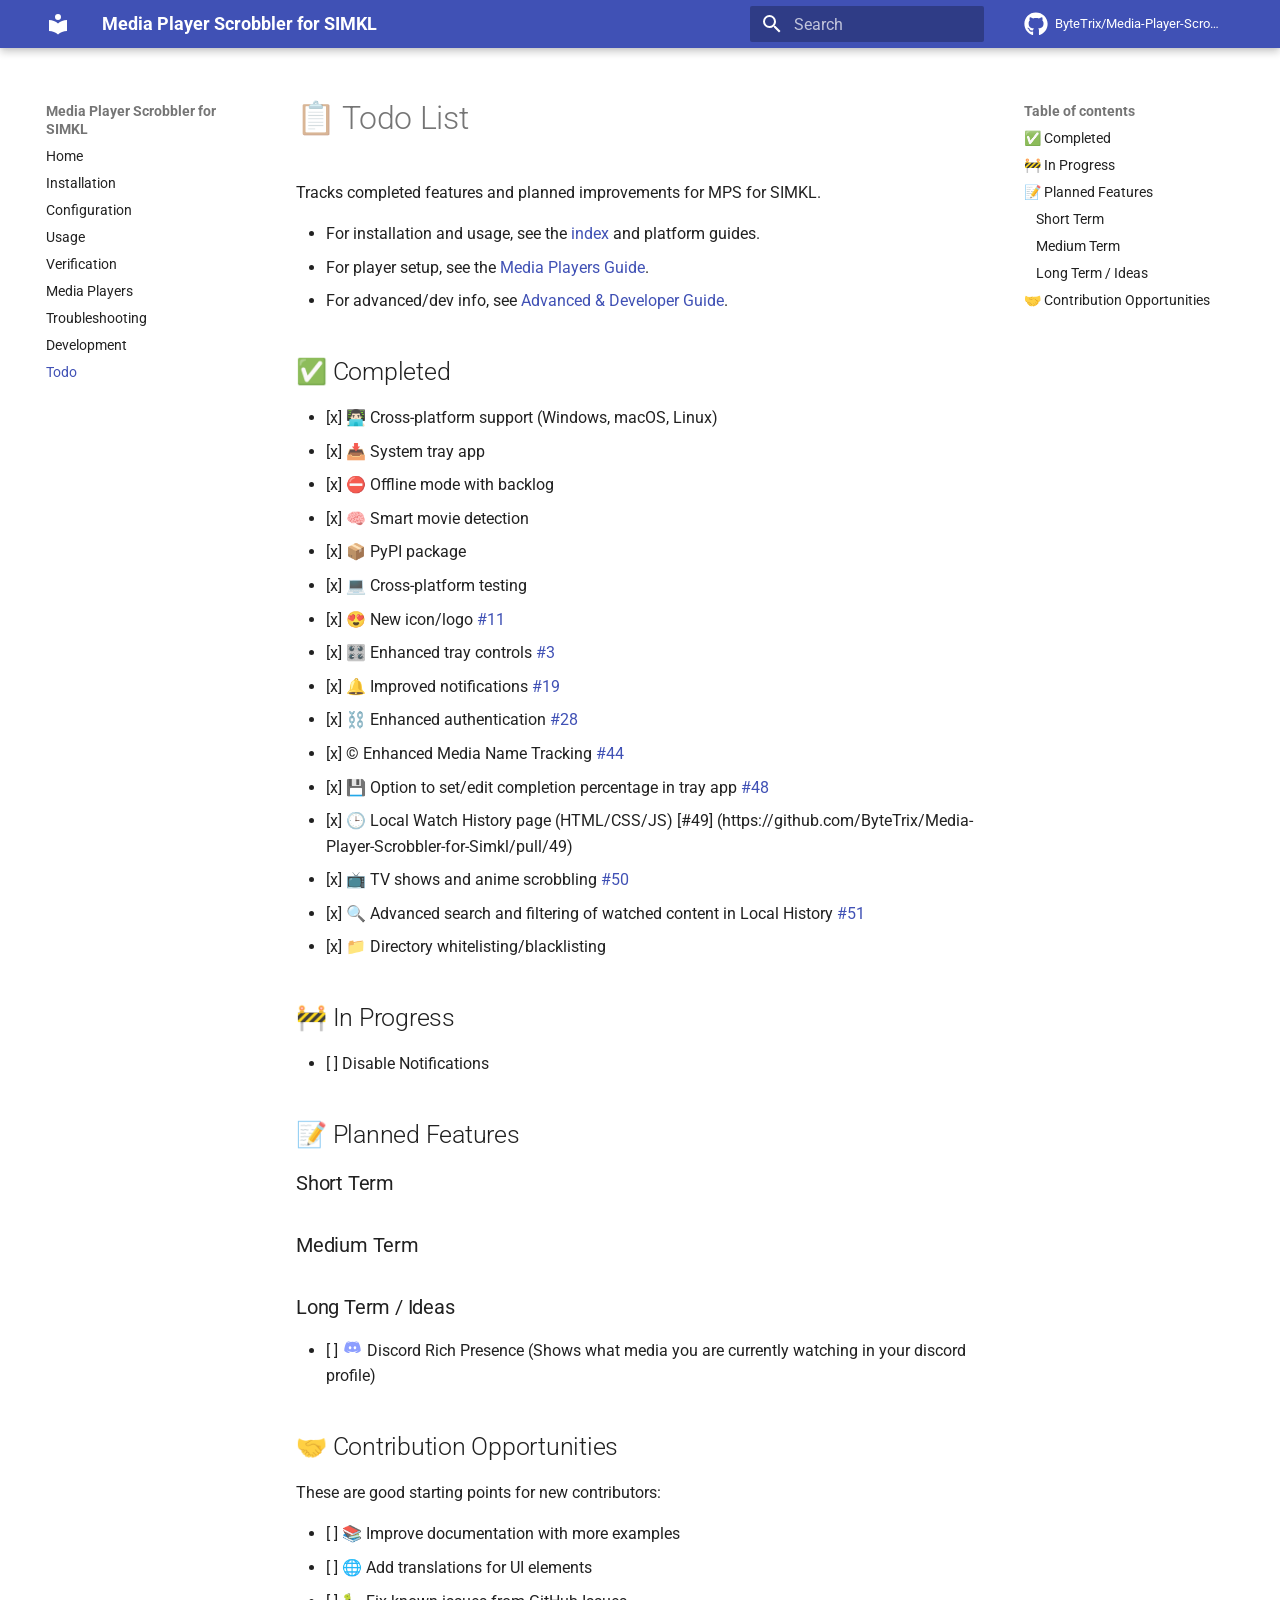
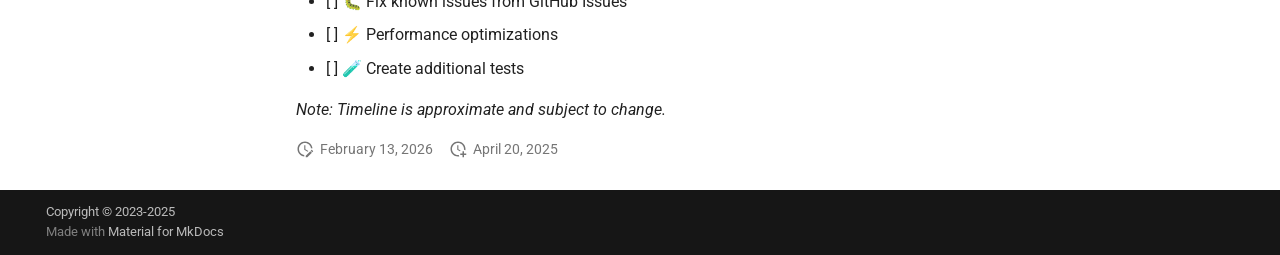
<file: todo/index.html>
<!doctype html>
<html lang="en" class="no-js">
  <head>
    
      <meta charset="utf-8">
      <meta name="viewport" content="width=device-width,initial-scale=1">
      
        <meta name="description" content="Automatic Movie Scrobbler for Simkl">
      
      
      
        <link rel="canonical" href="https://bytetrix.github.io/media-player-scrobbler-for-simkl/todo/">
      
      
        <link rel="prev" href="../troubleshooting/">
      
      
      
        
      
      
      <link rel="icon" href="../assets/images/favicon.png">
      <meta name="generator" content="mkdocs-1.6.1, mkdocs-material-9.7.7">
    
    
      
        <title>Todo - Media Player Scrobbler for SIMKL</title>
      
    
    
      <link rel="stylesheet" href="../assets/stylesheets/main.ec1eaa64.min.css">
      
        
        <link rel="stylesheet" href="../assets/stylesheets/palette.ab4e12ef.min.css">
      
      


    
    
      
    
    
      
        
        
        <link rel="preconnect" href="https://fonts.gstatic.com" crossorigin>
        <link rel="stylesheet" href="https://fonts.googleapis.com/css?family=Roboto:300,300i,400,400i,700,700i%7CRoboto+Mono:400,400i,700,700i&display=fallback">
        <style>:root{--md-text-font:"Roboto";--md-code-font:"Roboto Mono"}</style>
      
    
    
    <script>__md_scope=new URL("..",location),__md_hash=e=>[...e].reduce(((e,_)=>(e<<5)-e+_.charCodeAt(0)),0),__md_get=(e,_=localStorage,t=__md_scope)=>JSON.parse(_.getItem(t.pathname+"."+e)),__md_set=(e,_,t=localStorage,a=__md_scope)=>{try{t.setItem(a.pathname+"."+e,JSON.stringify(_))}catch(e){}}</script>
    
      

    
    
  </head>
  
  
    
    
    
    
    
    <body dir="ltr" data-md-color-scheme="default" data-md-color-primary="indigo" data-md-color-accent="indigo">
  
    
    <input class="md-toggle" data-md-toggle="drawer" type="checkbox" id="__drawer" autocomplete="off">
    <input class="md-toggle" data-md-toggle="search" type="checkbox" id="__search" autocomplete="off">
    <label class="md-overlay" for="__drawer"></label>
    <div data-md-component="skip">
      
        
        <a href="#todo-list" class="md-skip">
          Skip to content
        </a>
      
    </div>
    <div data-md-component="announce">
      
    </div>
    
    
      

  

<header class="md-header md-header--shadow" data-md-component="header">
  <nav class="md-header__inner md-grid" aria-label="Header">
    <a href=".." title="Media Player Scrobbler for SIMKL" class="md-header__button md-logo" aria-label="Media Player Scrobbler for SIMKL" data-md-component="logo">
      
  
  <svg xmlns="http://www.w3.org/2000/svg" viewBox="0 0 24 24"><path d="M12 8a3 3 0 0 0 3-3 3 3 0 0 0-3-3 3 3 0 0 0-3 3 3 3 0 0 0 3 3m0 3.54C9.64 9.35 6.5 8 3 8v11c3.5 0 6.64 1.35 9 3.54 2.36-2.19 5.5-3.54 9-3.54V8c-3.5 0-6.64 1.35-9 3.54"/></svg>

    </a>
    <label class="md-header__button md-icon" for="__drawer">
      
      <svg xmlns="http://www.w3.org/2000/svg" viewBox="0 0 24 24"><path d="M3 6h18v2H3zm0 5h18v2H3zm0 5h18v2H3z"/></svg>
    </label>
    <div class="md-header__title" data-md-component="header-title">
      <div class="md-header__ellipsis">
        <div class="md-header__topic">
          <span class="md-ellipsis">
            Media Player Scrobbler for SIMKL
          </span>
        </div>
        <div class="md-header__topic" data-md-component="header-topic">
          <span class="md-ellipsis">
            
              Todo
            
          </span>
        </div>
      </div>
    </div>
    
      
    
    
    
    
      
      
        <label class="md-header__button md-icon" for="__search">
          
          <svg xmlns="http://www.w3.org/2000/svg" viewBox="0 0 24 24"><path d="M9.5 3A6.5 6.5 0 0 1 16 9.5c0 1.61-.59 3.09-1.56 4.23l.27.27h.79l5 5-1.5 1.5-5-5v-.79l-.27-.27A6.52 6.52 0 0 1 9.5 16 6.5 6.5 0 0 1 3 9.5 6.5 6.5 0 0 1 9.5 3m0 2C7 5 5 7 5 9.5S7 14 9.5 14 14 12 14 9.5 12 5 9.5 5"/></svg>
        </label>
        <div class="md-search" data-md-component="search" role="dialog">
  <label class="md-search__overlay" for="__search"></label>
  <div class="md-search__inner" role="search">
    <form class="md-search__form" name="search">
      <input type="text" class="md-search__input" name="query" aria-label="Search" placeholder="Search" autocapitalize="off" autocorrect="off" autocomplete="off" spellcheck="false" data-md-component="search-query" required>
      <label class="md-search__icon md-icon" for="__search">
        
        <svg xmlns="http://www.w3.org/2000/svg" viewBox="0 0 24 24"><path d="M9.5 3A6.5 6.5 0 0 1 16 9.5c0 1.61-.59 3.09-1.56 4.23l.27.27h.79l5 5-1.5 1.5-5-5v-.79l-.27-.27A6.52 6.52 0 0 1 9.5 16 6.5 6.5 0 0 1 3 9.5 6.5 6.5 0 0 1 9.5 3m0 2C7 5 5 7 5 9.5S7 14 9.5 14 14 12 14 9.5 12 5 9.5 5"/></svg>
        
        <svg xmlns="http://www.w3.org/2000/svg" viewBox="0 0 24 24"><path d="M20 11v2H8l5.5 5.5-1.42 1.42L4.16 12l7.92-7.92L13.5 5.5 8 11z"/></svg>
      </label>
      <nav class="md-search__options" aria-label="Search">
        
        <button type="reset" class="md-search__icon md-icon" title="Clear" aria-label="Clear" tabindex="-1">
          
          <svg xmlns="http://www.w3.org/2000/svg" viewBox="0 0 24 24"><path d="M19 6.41 17.59 5 12 10.59 6.41 5 5 6.41 10.59 12 5 17.59 6.41 19 12 13.41 17.59 19 19 17.59 13.41 12z"/></svg>
        </button>
      </nav>
      
    </form>
    <div class="md-search__output">
      <div class="md-search__scrollwrap" tabindex="0" data-md-scrollfix>
        <div class="md-search-result" data-md-component="search-result">
          <div class="md-search-result__meta">
            Initializing search
          </div>
          <ol class="md-search-result__list" role="presentation"></ol>
        </div>
      </div>
    </div>
  </div>
</div>
      
    
    
      <div class="md-header__source">
        <a href="https://github.com/ByteTrix/Media-Player-Scrobbler-for-Simkl" title="Go to repository" class="md-source" data-md-component="source">
  <div class="md-source__icon md-icon">
    
    <svg xmlns="http://www.w3.org/2000/svg" viewBox="0 0 512 512"><!--! Font Awesome Free 7.1.0 by @fontawesome - https://fontawesome.com License - https://fontawesome.com/license/free (Icons: CC BY 4.0, Fonts: SIL OFL 1.1, Code: MIT License) Copyright 2025 Fonticons, Inc.--><path d="M173.9 397.4c0 2-2.3 3.6-5.2 3.6-3.3.3-5.6-1.3-5.6-3.6 0-2 2.3-3.6 5.2-3.6 3-.3 5.6 1.3 5.6 3.6m-31.1-4.5c-.7 2 1.3 4.3 4.3 4.9 2.6 1 5.6 0 6.2-2s-1.3-4.3-4.3-5.2c-2.6-.7-5.5.3-6.2 2.3m44.2-1.7c-2.9.7-4.9 2.6-4.6 4.9.3 2 2.9 3.3 5.9 2.6 2.9-.7 4.9-2.6 4.6-4.6-.3-1.9-3-3.2-5.9-2.9M252.8 8C114.1 8 8 113.3 8 252c0 110.9 69.8 205.8 169.5 239.2 12.8 2.3 17.3-5.6 17.3-12.1 0-6.2-.3-40.4-.3-61.4 0 0-70 15-84.7-29.8 0 0-11.4-29.1-27.8-36.6 0 0-22.9-15.7 1.6-15.4 0 0 24.9 2 38.6 25.8 21.9 38.6 58.6 27.5 72.9 20.9 2.3-16 8.8-27.1 16-33.7-55.9-6.2-112.3-14.3-112.3-110.5 0-27.5 7.6-41.3 23.6-58.9-2.6-6.5-11.1-33.3 2.6-67.9 20.9-6.5 69 27 69 27 20-5.6 41.5-8.5 62.8-8.5s42.8 2.9 62.8 8.5c0 0 48.1-33.6 69-27 13.7 34.7 5.2 61.4 2.6 67.9 16 17.7 25.8 31.5 25.8 58.9 0 96.5-58.9 104.2-114.8 110.5 9.2 7.9 17 22.9 17 46.4 0 33.7-.3 75.4-.3 83.6 0 6.5 4.6 14.4 17.3 12.1C436.2 457.8 504 362.9 504 252 504 113.3 391.5 8 252.8 8M105.2 352.9c-1.3 1-1 3.3.7 5.2 1.6 1.6 3.9 2.3 5.2 1 1.3-1 1-3.3-.7-5.2-1.6-1.6-3.9-2.3-5.2-1m-10.8-8.1c-.7 1.3.3 2.9 2.3 3.9 1.6 1 3.6.7 4.3-.7.7-1.3-.3-2.9-2.3-3.9-2-.6-3.6-.3-4.3.7m32.4 35.6c-1.6 1.3-1 4.3 1.3 6.2 2.3 2.3 5.2 2.6 6.5 1 1.3-1.3.7-4.3-1.3-6.2-2.2-2.3-5.2-2.6-6.5-1m-11.4-14.7c-1.6 1-1.6 3.6 0 5.9s4.3 3.3 5.6 2.3c1.6-1.3 1.6-3.9 0-6.2-1.4-2.3-4-3.3-5.6-2"/></svg>
  </div>
  <div class="md-source__repository">
    ByteTrix/Media-Player-Scrobbler-for-Simkl
  </div>
</a>
      </div>
    
  </nav>
  
</header>
    
    <div class="md-container" data-md-component="container">
      
      
        
          
        
      
      <main class="md-main" data-md-component="main">
        <div class="md-main__inner md-grid">
          
            
              
              <div class="md-sidebar md-sidebar--primary" data-md-component="sidebar" data-md-type="navigation" >
                <div class="md-sidebar__scrollwrap">
                  <div class="md-sidebar__inner">
                    



<nav class="md-nav md-nav--primary" aria-label="Navigation" data-md-level="0">
  <label class="md-nav__title" for="__drawer">
    <a href=".." title="Media Player Scrobbler for SIMKL" class="md-nav__button md-logo" aria-label="Media Player Scrobbler for SIMKL" data-md-component="logo">
      
  
  <svg xmlns="http://www.w3.org/2000/svg" viewBox="0 0 24 24"><path d="M12 8a3 3 0 0 0 3-3 3 3 0 0 0-3-3 3 3 0 0 0-3 3 3 3 0 0 0 3 3m0 3.54C9.64 9.35 6.5 8 3 8v11c3.5 0 6.64 1.35 9 3.54 2.36-2.19 5.5-3.54 9-3.54V8c-3.5 0-6.64 1.35-9 3.54"/></svg>

    </a>
    Media Player Scrobbler for SIMKL
  </label>
  
    <div class="md-nav__source">
      <a href="https://github.com/ByteTrix/Media-Player-Scrobbler-for-Simkl" title="Go to repository" class="md-source" data-md-component="source">
  <div class="md-source__icon md-icon">
    
    <svg xmlns="http://www.w3.org/2000/svg" viewBox="0 0 512 512"><!--! Font Awesome Free 7.1.0 by @fontawesome - https://fontawesome.com License - https://fontawesome.com/license/free (Icons: CC BY 4.0, Fonts: SIL OFL 1.1, Code: MIT License) Copyright 2025 Fonticons, Inc.--><path d="M173.9 397.4c0 2-2.3 3.6-5.2 3.6-3.3.3-5.6-1.3-5.6-3.6 0-2 2.3-3.6 5.2-3.6 3-.3 5.6 1.3 5.6 3.6m-31.1-4.5c-.7 2 1.3 4.3 4.3 4.9 2.6 1 5.6 0 6.2-2s-1.3-4.3-4.3-5.2c-2.6-.7-5.5.3-6.2 2.3m44.2-1.7c-2.9.7-4.9 2.6-4.6 4.9.3 2 2.9 3.3 5.9 2.6 2.9-.7 4.9-2.6 4.6-4.6-.3-1.9-3-3.2-5.9-2.9M252.8 8C114.1 8 8 113.3 8 252c0 110.9 69.8 205.8 169.5 239.2 12.8 2.3 17.3-5.6 17.3-12.1 0-6.2-.3-40.4-.3-61.4 0 0-70 15-84.7-29.8 0 0-11.4-29.1-27.8-36.6 0 0-22.9-15.7 1.6-15.4 0 0 24.9 2 38.6 25.8 21.9 38.6 58.6 27.5 72.9 20.9 2.3-16 8.8-27.1 16-33.7-55.9-6.2-112.3-14.3-112.3-110.5 0-27.5 7.6-41.3 23.6-58.9-2.6-6.5-11.1-33.3 2.6-67.9 20.9-6.5 69 27 69 27 20-5.6 41.5-8.5 62.8-8.5s42.8 2.9 62.8 8.5c0 0 48.1-33.6 69-27 13.7 34.7 5.2 61.4 2.6 67.9 16 17.7 25.8 31.5 25.8 58.9 0 96.5-58.9 104.2-114.8 110.5 9.2 7.9 17 22.9 17 46.4 0 33.7-.3 75.4-.3 83.6 0 6.5 4.6 14.4 17.3 12.1C436.2 457.8 504 362.9 504 252 504 113.3 391.5 8 252.8 8M105.2 352.9c-1.3 1-1 3.3.7 5.2 1.6 1.6 3.9 2.3 5.2 1 1.3-1 1-3.3-.7-5.2-1.6-1.6-3.9-2.3-5.2-1m-10.8-8.1c-.7 1.3.3 2.9 2.3 3.9 1.6 1 3.6.7 4.3-.7.7-1.3-.3-2.9-2.3-3.9-2-.6-3.6-.3-4.3.7m32.4 35.6c-1.6 1.3-1 4.3 1.3 6.2 2.3 2.3 5.2 2.6 6.5 1 1.3-1.3.7-4.3-1.3-6.2-2.2-2.3-5.2-2.6-6.5-1m-11.4-14.7c-1.6 1-1.6 3.6 0 5.9s4.3 3.3 5.6 2.3c1.6-1.3 1.6-3.9 0-6.2-1.4-2.3-4-3.3-5.6-2"/></svg>
  </div>
  <div class="md-source__repository">
    ByteTrix/Media-Player-Scrobbler-for-Simkl
  </div>
</a>
    </div>
  
  <ul class="md-nav__list" data-md-scrollfix>
    
      
      
  
  
  
  
    <li class="md-nav__item">
      <a href=".." class="md-nav__link">
        
  
  
  <span class="md-ellipsis">
    
  
    Home
  

    
  </span>
  
  

      </a>
    </li>
  

    
      
      
  
  
  
  
    <li class="md-nav__item">
      <a href="../installation.md" class="md-nav__link">
        
  
  
  <span class="md-ellipsis">
    
  
    Installation
  

    
  </span>
  
  

      </a>
    </li>
  

    
      
      
  
  
  
  
    <li class="md-nav__item">
      <a href="../configuration/" class="md-nav__link">
        
  
  
  <span class="md-ellipsis">
    
  
    Configuration
  

    
  </span>
  
  

      </a>
    </li>
  

    
      
      
  
  
  
  
    <li class="md-nav__item">
      <a href="../usage/" class="md-nav__link">
        
  
  
  <span class="md-ellipsis">
    
  
    Usage
  

    
  </span>
  
  

      </a>
    </li>
  

    
      
      
  
  
  
  
    <li class="md-nav__item">
      <a href="../verify.md" class="md-nav__link">
        
  
  
  <span class="md-ellipsis">
    
  
    Verification
  

    
  </span>
  
  

      </a>
    </li>
  

    
      
      
  
  
  
  
    <li class="md-nav__item">
      <a href="../media-players/" class="md-nav__link">
        
  
  
  <span class="md-ellipsis">
    
  
    Media Players
  

    
  </span>
  
  

      </a>
    </li>
  

    
      
      
  
  
  
  
    <li class="md-nav__item">
      <a href="../troubleshooting/" class="md-nav__link">
        
  
  
  <span class="md-ellipsis">
    
  
    Troubleshooting
  

    
  </span>
  
  

      </a>
    </li>
  

    
      
      
  
  
  
  
    <li class="md-nav__item">
      <a href="../development.md" class="md-nav__link">
        
  
  
  <span class="md-ellipsis">
    
  
    Development
  

    
  </span>
  
  

      </a>
    </li>
  

    
      
      
  
  
    
  
  
  
    <li class="md-nav__item md-nav__item--active">
      
      <input class="md-nav__toggle md-toggle" type="checkbox" id="__toc">
      
      
        
      
      
        <label class="md-nav__link md-nav__link--active" for="__toc">
          
  
  
  <span class="md-ellipsis">
    
  
    Todo
  

    
  </span>
  
  

          <span class="md-nav__icon md-icon"></span>
        </label>
      
      <a href="./" class="md-nav__link md-nav__link--active">
        
  
  
  <span class="md-ellipsis">
    
  
    Todo
  

    
  </span>
  
  

      </a>
      
        

<nav class="md-nav md-nav--secondary" aria-label="Table of contents">
  
  
  
    
  
  
    <label class="md-nav__title" for="__toc">
      <span class="md-nav__icon md-icon"></span>
      Table of contents
    </label>
    <ul class="md-nav__list" data-md-component="toc" data-md-scrollfix>
      
        <li class="md-nav__item">
  <a href="#completed" class="md-nav__link">
    <span class="md-ellipsis">
      
        ✅ Completed
      
    </span>
  </a>
  
</li>
      
        <li class="md-nav__item">
  <a href="#in-progress" class="md-nav__link">
    <span class="md-ellipsis">
      
        🚧 In Progress
      
    </span>
  </a>
  
</li>
      
        <li class="md-nav__item">
  <a href="#planned-features" class="md-nav__link">
    <span class="md-ellipsis">
      
        📝 Planned Features
      
    </span>
  </a>
  
    <nav class="md-nav" aria-label="📝 Planned Features">
      <ul class="md-nav__list">
        
          <li class="md-nav__item">
  <a href="#short-term" class="md-nav__link">
    <span class="md-ellipsis">
      
        Short Term
      
    </span>
  </a>
  
</li>
        
          <li class="md-nav__item">
  <a href="#medium-term" class="md-nav__link">
    <span class="md-ellipsis">
      
        Medium Term
      
    </span>
  </a>
  
</li>
        
          <li class="md-nav__item">
  <a href="#long-term-ideas" class="md-nav__link">
    <span class="md-ellipsis">
      
        Long Term / Ideas
      
    </span>
  </a>
  
</li>
        
      </ul>
    </nav>
  
</li>
      
        <li class="md-nav__item">
  <a href="#contribution-opportunities" class="md-nav__link">
    <span class="md-ellipsis">
      
        🤝 Contribution Opportunities
      
    </span>
  </a>
  
</li>
      
    </ul>
  
</nav>
      
    </li>
  

    
  </ul>
</nav>
                  </div>
                </div>
              </div>
            
            
              
              <div class="md-sidebar md-sidebar--secondary" data-md-component="sidebar" data-md-type="toc" >
                <div class="md-sidebar__scrollwrap">
                  <div class="md-sidebar__inner">
                    

<nav class="md-nav md-nav--secondary" aria-label="Table of contents">
  
  
  
    
  
  
    <label class="md-nav__title" for="__toc">
      <span class="md-nav__icon md-icon"></span>
      Table of contents
    </label>
    <ul class="md-nav__list" data-md-component="toc" data-md-scrollfix>
      
        <li class="md-nav__item">
  <a href="#completed" class="md-nav__link">
    <span class="md-ellipsis">
      
        ✅ Completed
      
    </span>
  </a>
  
</li>
      
        <li class="md-nav__item">
  <a href="#in-progress" class="md-nav__link">
    <span class="md-ellipsis">
      
        🚧 In Progress
      
    </span>
  </a>
  
</li>
      
        <li class="md-nav__item">
  <a href="#planned-features" class="md-nav__link">
    <span class="md-ellipsis">
      
        📝 Planned Features
      
    </span>
  </a>
  
    <nav class="md-nav" aria-label="📝 Planned Features">
      <ul class="md-nav__list">
        
          <li class="md-nav__item">
  <a href="#short-term" class="md-nav__link">
    <span class="md-ellipsis">
      
        Short Term
      
    </span>
  </a>
  
</li>
        
          <li class="md-nav__item">
  <a href="#medium-term" class="md-nav__link">
    <span class="md-ellipsis">
      
        Medium Term
      
    </span>
  </a>
  
</li>
        
          <li class="md-nav__item">
  <a href="#long-term-ideas" class="md-nav__link">
    <span class="md-ellipsis">
      
        Long Term / Ideas
      
    </span>
  </a>
  
</li>
        
      </ul>
    </nav>
  
</li>
      
        <li class="md-nav__item">
  <a href="#contribution-opportunities" class="md-nav__link">
    <span class="md-ellipsis">
      
        🤝 Contribution Opportunities
      
    </span>
  </a>
  
</li>
      
    </ul>
  
</nav>
                  </div>
                </div>
              </div>
            
          
          
            <div class="md-content" data-md-component="content">
              
              <article class="md-content__inner md-typeset">
                
                  


  
  


<h1 id="todo-list">📋 Todo List<a class="headerlink" href="#todo-list" title="Permanent link">&para;</a></h1>
<p>Tracks completed features and planned improvements for MPS for SIMKL.</p>
<ul>
<li>For installation and usage, see the <a href="../">index</a> and platform guides.</li>
<li>For player setup, see the <a href="../media-players/">Media Players Guide</a>.</li>
<li>For advanced/dev info, see <a href="../configuration/">Advanced &amp; Developer Guide</a>.</li>
</ul>
<h2 id="completed">✅ Completed<a class="headerlink" href="#completed" title="Permanent link">&para;</a></h2>
<ul>
<li>[x] 👨🏻‍💻 Cross-platform support (Windows, macOS, Linux)</li>
<li>[x] 📥 System tray app</li>
<li>[x] ⛔ Offline mode with backlog</li>
<li>[x] 🧠 Smart movie detection</li>
<li>[x] 📦 PyPI package </li>
<li>[x] 💻 Cross-platform testing</li>
<li>[x] 😍 New icon/logo <a href="https://github.com/ByteTrix/Media-Player-Scrobbler-for-Simkl/pull/11">#11</a></li>
<li>[x] 🎛️ Enhanced tray controls <a href="https://github.com/ByteTrix/Media-Player-Scrobbler-for-Simkl/pull/3">#3</a></li>
<li>[x] 🔔 Improved notifications <a href="https://github.com/ByteTrix/Media-Player-Scrobbler-for-Simkl/pull/19">#19</a></li>
<li>[x] ⛓️ Enhanced authentication <a href="https://github.com/ByteTrix/Media-Player-Scrobbler-for-Simkl/pull/28">#28</a></li>
<li>[x] ©️ Enhanced Media Name Tracking <a href="https://github.com/ByteTrix/Media-Player-Scrobbler-for-Simkl/pull/44">#44</a></li>
<li>[x] 💾 Option to set/edit completion percentage in tray app <a href="https://github.com/ByteTrix/Media-Player-Scrobbler-for-Simkl/pull/48">#48</a></li>
<li>[x] 🕒 Local Watch History page (HTML/CSS/JS) [#49] (https://github.com/ByteTrix/Media-Player-Scrobbler-for-Simkl/pull/49)</li>
<li>[x] 📺 TV shows and anime scrobbling <a href="https://github.com/ByteTrix/Media-Player-Scrobbler-for-Simkl/pull/50">#50</a></li>
<li>[x] 🔍 Advanced search and filtering of watched content in Local History <a href="https://github.com/ByteTrix/Media-Player-Scrobbler-for-Simkl/pull/51">#51</a></li>
<li>[x] 📁 Directory whitelisting/blacklisting</li>
</ul>
<h2 id="in-progress">🚧 In Progress<a class="headerlink" href="#in-progress" title="Permanent link">&para;</a></h2>
<ul>
<li>[ ] Disable Notifications</li>
</ul>
<h2 id="planned-features">📝 Planned Features<a class="headerlink" href="#planned-features" title="Permanent link">&para;</a></h2>
<h3 id="short-term">Short Term<a class="headerlink" href="#short-term" title="Permanent link">&para;</a></h3>
<h3 id="medium-term">Medium Term<a class="headerlink" href="#medium-term" title="Permanent link">&para;</a></h3>
<h3 id="long-term-ideas">Long Term / Ideas<a class="headerlink" href="#long-term-ideas" title="Permanent link">&para;</a></h3>
<ul>
<li>[ ] <svg xmlns="http://www.w3.org/2000/svg" x="0px" y="0px" width="21" height="18" viewBox="0 0 48 48">
<path fill="#8c9eff" d="M40,12c0,0-4.585-3.588-10-4l-0.488,0.976C34.408,10.174,36.654,11.891,39,14c-4.045-2.065-8.039-4-15-4s-10.955,1.935-15,4c2.346-2.109,5.018-4.015,9.488-5.024L18,8c-5.681,0.537-10,4-10,4s-5.121,7.425-6,22c5.162,5.953,13,6,13,6l1.639-2.185C13.857,36.848,10.715,35.121,8,32c3.238,2.45,8.125,5,16,5s12.762-2.55,16-5c-2.715,3.121-5.857,4.848-8.639,5.815L33,40c0,0,7.838-0.047,13-6C45.121,19.425,40,12,40,12z M17.5,30c-1.933,0-3.5-1.791-3.5-4c0-2.209,1.567-4,3.5-4s3.5,1.791,3.5,4C21,28.209,19.433,30,17.5,30z M30.5,30c-1.933,0-3.5-1.791-3.5-4c0-2.209,1.567-4,3.5-4s3.5,1.791,3.5,4C34,28.209,32.433,30,30.5,30z"></path>
</svg> Discord Rich Presence (Shows what media you are currently watching in your discord profile)</li>
</ul>
<h2 id="contribution-opportunities">🤝 Contribution Opportunities<a class="headerlink" href="#contribution-opportunities" title="Permanent link">&para;</a></h2>
<p>These are good starting points for new contributors:</p>
<ul>
<li>[ ] 📚 Improve documentation with more examples</li>
<li>[ ] 🌐 Add translations for UI elements</li>
<li>[ ] 🐛 Fix known issues from GitHub Issues</li>
<li>[ ] ⚡ Performance optimizations</li>
<li>[ ] 🧪 Create additional tests</li>
</ul>
<p><em>Note: Timeline is approximate and subject to change.</em></p>







  
    
  
  
    
  


  <aside class="md-source-file">
    
      
  <span class="md-source-file__fact">
    <span class="md-icon" title="Last update">
      <svg xmlns="http://www.w3.org/2000/svg" viewBox="0 0 24 24"><path d="M21 13.1c-.1 0-.3.1-.4.2l-1 1 2.1 2.1 1-1c.2-.2.2-.6 0-.8l-1.3-1.3c-.1-.1-.2-.2-.4-.2m-1.9 1.8-6.1 6V23h2.1l6.1-6.1zM12.5 7v5.2l4 2.4-1 1L11 13V7zM11 21.9c-5.1-.5-9-4.8-9-9.9C2 6.5 6.5 2 12 2c5.3 0 9.6 4.1 10 9.3-.3-.1-.6-.2-1-.2s-.7.1-1 .2C19.6 7.2 16.2 4 12 4c-4.4 0-8 3.6-8 8 0 4.1 3.1 7.5 7.1 7.9l-.1.2z"/></svg>
    </span>
    <span class="git-revision-date-localized-plugin git-revision-date-localized-plugin-date" title="February 13, 2026 15:09:43 UTC">February 13, 2026</span>
  </span>

    
    
      
  <span class="md-source-file__fact">
    <span class="md-icon" title="Created">
      <svg xmlns="http://www.w3.org/2000/svg" viewBox="0 0 24 24"><path d="M14.47 15.08 11 13V7h1.5v5.25l3.08 1.83c-.41.28-.79.62-1.11 1m-1.39 4.84c-.36.05-.71.08-1.08.08-4.42 0-8-3.58-8-8s3.58-8 8-8 8 3.58 8 8c0 .37-.03.72-.08 1.08.69.1 1.33.32 1.92.64.1-.56.16-1.13.16-1.72 0-5.5-4.5-10-10-10S2 6.5 2 12s4.47 10 10 10c.59 0 1.16-.06 1.72-.16-.32-.59-.54-1.23-.64-1.92M18 15v3h-3v2h3v3h2v-3h3v-2h-3v-3z"/></svg>
    </span>
    <span class="git-revision-date-localized-plugin git-revision-date-localized-plugin-date" title="April 20, 2025 17:01:31 UTC">April 20, 2025</span>
  </span>

    
    
    
  </aside>





                
              </article>
            </div>
          
          
<script>var target=document.getElementById(location.hash.slice(1));target&&target.name&&(target.checked=target.name.startsWith("__tabbed_"))</script>
        </div>
        
          <button type="button" class="md-top md-icon" data-md-component="top" hidden>
  
  <svg xmlns="http://www.w3.org/2000/svg" viewBox="0 0 24 24"><path d="M13 20h-2V8l-5.5 5.5-1.42-1.42L12 4.16l7.92 7.92-1.42 1.42L13 8z"/></svg>
  Back to top
</button>
        
      </main>
      
        <footer class="md-footer">
  
  <div class="md-footer-meta md-typeset">
    <div class="md-footer-meta__inner md-grid">
      <div class="md-copyright">
  
    <div class="md-copyright__highlight">
      Copyright &copy; 2023-2025
    </div>
  
  
    Made with
    <a href="https://squidfunk.github.io/mkdocs-material/" target="_blank" rel="noopener">
      Material for MkDocs
    </a>
  
</div>
      
    </div>
  </div>
</footer>
      
    </div>
    <div class="md-dialog" data-md-component="dialog">
      <div class="md-dialog__inner md-typeset"></div>
    </div>
    
    
    
      
      
      <script id="__config" type="application/json">{"annotate": null, "base": "..", "features": ["navigation.instant", "navigation.tracking", "navigation.expand", "navigation.indexes", "navigation.top", "content.code.copy", "content.code.annotate"], "search": "../assets/javascripts/workers/search.2c215733.min.js", "tags": null, "translations": {"clipboard.copied": "Copied to clipboard", "clipboard.copy": "Copy to clipboard", "search.result.more.one": "1 more on this page", "search.result.more.other": "# more on this page", "search.result.none": "No matching documents", "search.result.one": "1 matching document", "search.result.other": "# matching documents", "search.result.placeholder": "Type to start searching", "search.result.term.missing": "Missing", "select.version": "Select version"}, "version": null}</script>
    
    
      <script src="../assets/javascripts/bundle.d7400e89.min.js"></script>
      
    
  </body>
</html>
</file>
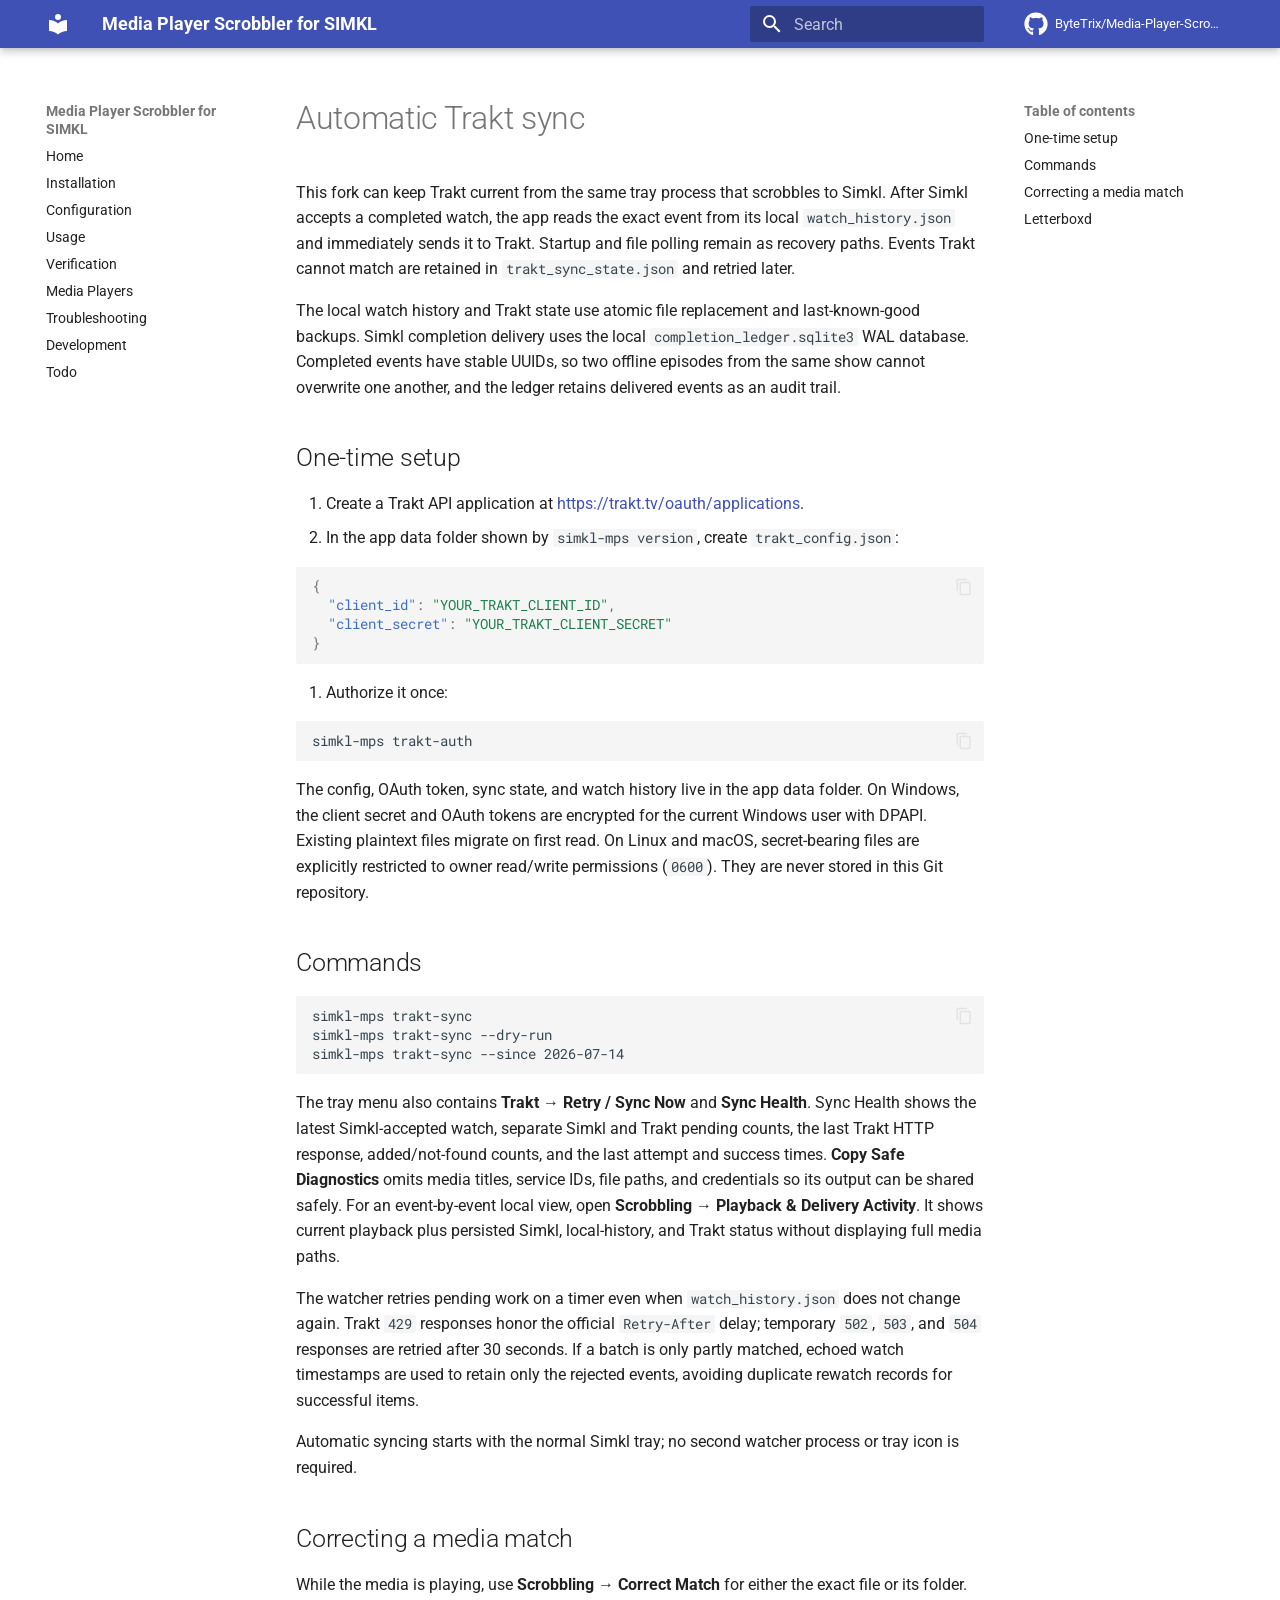
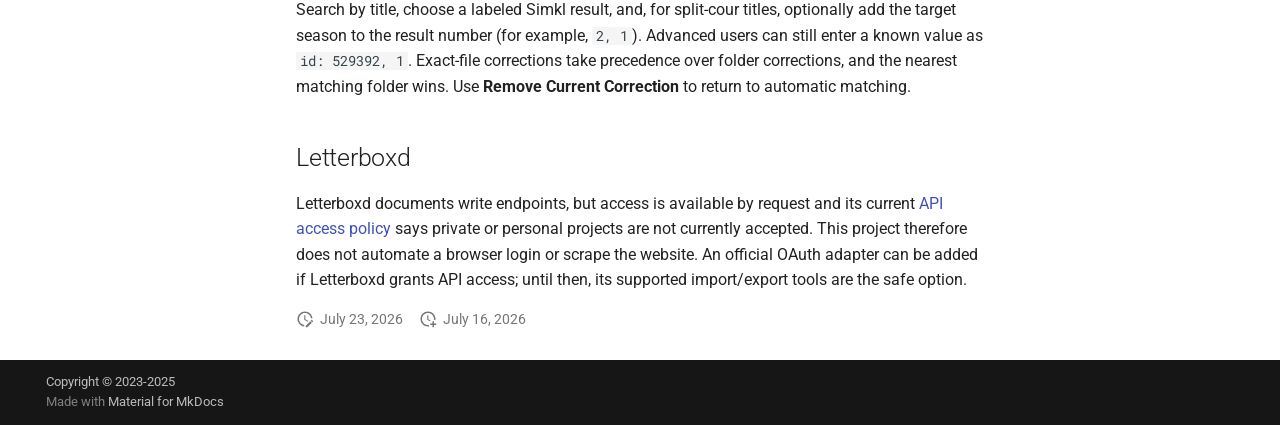
<file: trakt-sync/index.html>
<!doctype html>
<html lang="en" class="no-js">
  <head>
    
      <meta charset="utf-8">
      <meta name="viewport" content="width=device-width,initial-scale=1">
      
        <meta name="description" content="Automatic Movie Scrobbler for Simkl">
      
      
      
        <link rel="canonical" href="https://bytetrix.github.io/media-player-scrobbler-for-simkl/trakt-sync/">
      
      
      
      
        
      
      
      <link rel="icon" href="../assets/images/favicon.png">
      <meta name="generator" content="mkdocs-1.6.1, mkdocs-material-9.7.7">
    
    
      
        <title>Automatic Trakt sync - Media Player Scrobbler for SIMKL</title>
      
    
    
      <link rel="stylesheet" href="../assets/stylesheets/main.ec1eaa64.min.css">
      
        
        <link rel="stylesheet" href="../assets/stylesheets/palette.ab4e12ef.min.css">
      
      


    
    
      
    
    
      
        
        
        <link rel="preconnect" href="https://fonts.gstatic.com" crossorigin>
        <link rel="stylesheet" href="https://fonts.googleapis.com/css?family=Roboto:300,300i,400,400i,700,700i%7CRoboto+Mono:400,400i,700,700i&display=fallback">
        <style>:root{--md-text-font:"Roboto";--md-code-font:"Roboto Mono"}</style>
      
    
    
    <script>__md_scope=new URL("..",location),__md_hash=e=>[...e].reduce(((e,_)=>(e<<5)-e+_.charCodeAt(0)),0),__md_get=(e,_=localStorage,t=__md_scope)=>JSON.parse(_.getItem(t.pathname+"."+e)),__md_set=(e,_,t=localStorage,a=__md_scope)=>{try{t.setItem(a.pathname+"."+e,JSON.stringify(_))}catch(e){}}</script>
    
      

    
    
  </head>
  
  
    
    
    
    
    
    <body dir="ltr" data-md-color-scheme="default" data-md-color-primary="indigo" data-md-color-accent="indigo">
  
    
    <input class="md-toggle" data-md-toggle="drawer" type="checkbox" id="__drawer" autocomplete="off">
    <input class="md-toggle" data-md-toggle="search" type="checkbox" id="__search" autocomplete="off">
    <label class="md-overlay" for="__drawer"></label>
    <div data-md-component="skip">
      
        
        <a href="#automatic-trakt-sync" class="md-skip">
          Skip to content
        </a>
      
    </div>
    <div data-md-component="announce">
      
    </div>
    
    
      

  

<header class="md-header md-header--shadow" data-md-component="header">
  <nav class="md-header__inner md-grid" aria-label="Header">
    <a href=".." title="Media Player Scrobbler for SIMKL" class="md-header__button md-logo" aria-label="Media Player Scrobbler for SIMKL" data-md-component="logo">
      
  
  <svg xmlns="http://www.w3.org/2000/svg" viewBox="0 0 24 24"><path d="M12 8a3 3 0 0 0 3-3 3 3 0 0 0-3-3 3 3 0 0 0-3 3 3 3 0 0 0 3 3m0 3.54C9.64 9.35 6.5 8 3 8v11c3.5 0 6.64 1.35 9 3.54 2.36-2.19 5.5-3.54 9-3.54V8c-3.5 0-6.64 1.35-9 3.54"/></svg>

    </a>
    <label class="md-header__button md-icon" for="__drawer">
      
      <svg xmlns="http://www.w3.org/2000/svg" viewBox="0 0 24 24"><path d="M3 6h18v2H3zm0 5h18v2H3zm0 5h18v2H3z"/></svg>
    </label>
    <div class="md-header__title" data-md-component="header-title">
      <div class="md-header__ellipsis">
        <div class="md-header__topic">
          <span class="md-ellipsis">
            Media Player Scrobbler for SIMKL
          </span>
        </div>
        <div class="md-header__topic" data-md-component="header-topic">
          <span class="md-ellipsis">
            
              Automatic Trakt sync
            
          </span>
        </div>
      </div>
    </div>
    
      
    
    
    
    
      
      
        <label class="md-header__button md-icon" for="__search">
          
          <svg xmlns="http://www.w3.org/2000/svg" viewBox="0 0 24 24"><path d="M9.5 3A6.5 6.5 0 0 1 16 9.5c0 1.61-.59 3.09-1.56 4.23l.27.27h.79l5 5-1.5 1.5-5-5v-.79l-.27-.27A6.52 6.52 0 0 1 9.5 16 6.5 6.5 0 0 1 3 9.5 6.5 6.5 0 0 1 9.5 3m0 2C7 5 5 7 5 9.5S7 14 9.5 14 14 12 14 9.5 12 5 9.5 5"/></svg>
        </label>
        <div class="md-search" data-md-component="search" role="dialog">
  <label class="md-search__overlay" for="__search"></label>
  <div class="md-search__inner" role="search">
    <form class="md-search__form" name="search">
      <input type="text" class="md-search__input" name="query" aria-label="Search" placeholder="Search" autocapitalize="off" autocorrect="off" autocomplete="off" spellcheck="false" data-md-component="search-query" required>
      <label class="md-search__icon md-icon" for="__search">
        
        <svg xmlns="http://www.w3.org/2000/svg" viewBox="0 0 24 24"><path d="M9.5 3A6.5 6.5 0 0 1 16 9.5c0 1.61-.59 3.09-1.56 4.23l.27.27h.79l5 5-1.5 1.5-5-5v-.79l-.27-.27A6.52 6.52 0 0 1 9.5 16 6.5 6.5 0 0 1 3 9.5 6.5 6.5 0 0 1 9.5 3m0 2C7 5 5 7 5 9.5S7 14 9.5 14 14 12 14 9.5 12 5 9.5 5"/></svg>
        
        <svg xmlns="http://www.w3.org/2000/svg" viewBox="0 0 24 24"><path d="M20 11v2H8l5.5 5.5-1.42 1.42L4.16 12l7.92-7.92L13.5 5.5 8 11z"/></svg>
      </label>
      <nav class="md-search__options" aria-label="Search">
        
        <button type="reset" class="md-search__icon md-icon" title="Clear" aria-label="Clear" tabindex="-1">
          
          <svg xmlns="http://www.w3.org/2000/svg" viewBox="0 0 24 24"><path d="M19 6.41 17.59 5 12 10.59 6.41 5 5 6.41 10.59 12 5 17.59 6.41 19 12 13.41 17.59 19 19 17.59 13.41 12z"/></svg>
        </button>
      </nav>
      
    </form>
    <div class="md-search__output">
      <div class="md-search__scrollwrap" tabindex="0" data-md-scrollfix>
        <div class="md-search-result" data-md-component="search-result">
          <div class="md-search-result__meta">
            Initializing search
          </div>
          <ol class="md-search-result__list" role="presentation"></ol>
        </div>
      </div>
    </div>
  </div>
</div>
      
    
    
      <div class="md-header__source">
        <a href="https://github.com/ByteTrix/Media-Player-Scrobbler-for-Simkl" title="Go to repository" class="md-source" data-md-component="source">
  <div class="md-source__icon md-icon">
    
    <svg xmlns="http://www.w3.org/2000/svg" viewBox="0 0 512 512"><!--! Font Awesome Free 7.1.0 by @fontawesome - https://fontawesome.com License - https://fontawesome.com/license/free (Icons: CC BY 4.0, Fonts: SIL OFL 1.1, Code: MIT License) Copyright 2025 Fonticons, Inc.--><path d="M173.9 397.4c0 2-2.3 3.6-5.2 3.6-3.3.3-5.6-1.3-5.6-3.6 0-2 2.3-3.6 5.2-3.6 3-.3 5.6 1.3 5.6 3.6m-31.1-4.5c-.7 2 1.3 4.3 4.3 4.9 2.6 1 5.6 0 6.2-2s-1.3-4.3-4.3-5.2c-2.6-.7-5.5.3-6.2 2.3m44.2-1.7c-2.9.7-4.9 2.6-4.6 4.9.3 2 2.9 3.3 5.9 2.6 2.9-.7 4.9-2.6 4.6-4.6-.3-1.9-3-3.2-5.9-2.9M252.8 8C114.1 8 8 113.3 8 252c0 110.9 69.8 205.8 169.5 239.2 12.8 2.3 17.3-5.6 17.3-12.1 0-6.2-.3-40.4-.3-61.4 0 0-70 15-84.7-29.8 0 0-11.4-29.1-27.8-36.6 0 0-22.9-15.7 1.6-15.4 0 0 24.9 2 38.6 25.8 21.9 38.6 58.6 27.5 72.9 20.9 2.3-16 8.8-27.1 16-33.7-55.9-6.2-112.3-14.3-112.3-110.5 0-27.5 7.6-41.3 23.6-58.9-2.6-6.5-11.1-33.3 2.6-67.9 20.9-6.5 69 27 69 27 20-5.6 41.5-8.5 62.8-8.5s42.8 2.9 62.8 8.5c0 0 48.1-33.6 69-27 13.7 34.7 5.2 61.4 2.6 67.9 16 17.7 25.8 31.5 25.8 58.9 0 96.5-58.9 104.2-114.8 110.5 9.2 7.9 17 22.9 17 46.4 0 33.7-.3 75.4-.3 83.6 0 6.5 4.6 14.4 17.3 12.1C436.2 457.8 504 362.9 504 252 504 113.3 391.5 8 252.8 8M105.2 352.9c-1.3 1-1 3.3.7 5.2 1.6 1.6 3.9 2.3 5.2 1 1.3-1 1-3.3-.7-5.2-1.6-1.6-3.9-2.3-5.2-1m-10.8-8.1c-.7 1.3.3 2.9 2.3 3.9 1.6 1 3.6.7 4.3-.7.7-1.3-.3-2.9-2.3-3.9-2-.6-3.6-.3-4.3.7m32.4 35.6c-1.6 1.3-1 4.3 1.3 6.2 2.3 2.3 5.2 2.6 6.5 1 1.3-1.3.7-4.3-1.3-6.2-2.2-2.3-5.2-2.6-6.5-1m-11.4-14.7c-1.6 1-1.6 3.6 0 5.9s4.3 3.3 5.6 2.3c1.6-1.3 1.6-3.9 0-6.2-1.4-2.3-4-3.3-5.6-2"/></svg>
  </div>
  <div class="md-source__repository">
    ByteTrix/Media-Player-Scrobbler-for-Simkl
  </div>
</a>
      </div>
    
  </nav>
  
</header>
    
    <div class="md-container" data-md-component="container">
      
      
        
          
        
      
      <main class="md-main" data-md-component="main">
        <div class="md-main__inner md-grid">
          
            
              
              <div class="md-sidebar md-sidebar--primary" data-md-component="sidebar" data-md-type="navigation" >
                <div class="md-sidebar__scrollwrap">
                  <div class="md-sidebar__inner">
                    



<nav class="md-nav md-nav--primary" aria-label="Navigation" data-md-level="0">
  <label class="md-nav__title" for="__drawer">
    <a href=".." title="Media Player Scrobbler for SIMKL" class="md-nav__button md-logo" aria-label="Media Player Scrobbler for SIMKL" data-md-component="logo">
      
  
  <svg xmlns="http://www.w3.org/2000/svg" viewBox="0 0 24 24"><path d="M12 8a3 3 0 0 0 3-3 3 3 0 0 0-3-3 3 3 0 0 0-3 3 3 3 0 0 0 3 3m0 3.54C9.64 9.35 6.5 8 3 8v11c3.5 0 6.64 1.35 9 3.54 2.36-2.19 5.5-3.54 9-3.54V8c-3.5 0-6.64 1.35-9 3.54"/></svg>

    </a>
    Media Player Scrobbler for SIMKL
  </label>
  
    <div class="md-nav__source">
      <a href="https://github.com/ByteTrix/Media-Player-Scrobbler-for-Simkl" title="Go to repository" class="md-source" data-md-component="source">
  <div class="md-source__icon md-icon">
    
    <svg xmlns="http://www.w3.org/2000/svg" viewBox="0 0 512 512"><!--! Font Awesome Free 7.1.0 by @fontawesome - https://fontawesome.com License - https://fontawesome.com/license/free (Icons: CC BY 4.0, Fonts: SIL OFL 1.1, Code: MIT License) Copyright 2025 Fonticons, Inc.--><path d="M173.9 397.4c0 2-2.3 3.6-5.2 3.6-3.3.3-5.6-1.3-5.6-3.6 0-2 2.3-3.6 5.2-3.6 3-.3 5.6 1.3 5.6 3.6m-31.1-4.5c-.7 2 1.3 4.3 4.3 4.9 2.6 1 5.6 0 6.2-2s-1.3-4.3-4.3-5.2c-2.6-.7-5.5.3-6.2 2.3m44.2-1.7c-2.9.7-4.9 2.6-4.6 4.9.3 2 2.9 3.3 5.9 2.6 2.9-.7 4.9-2.6 4.6-4.6-.3-1.9-3-3.2-5.9-2.9M252.8 8C114.1 8 8 113.3 8 252c0 110.9 69.8 205.8 169.5 239.2 12.8 2.3 17.3-5.6 17.3-12.1 0-6.2-.3-40.4-.3-61.4 0 0-70 15-84.7-29.8 0 0-11.4-29.1-27.8-36.6 0 0-22.9-15.7 1.6-15.4 0 0 24.9 2 38.6 25.8 21.9 38.6 58.6 27.5 72.9 20.9 2.3-16 8.8-27.1 16-33.7-55.9-6.2-112.3-14.3-112.3-110.5 0-27.5 7.6-41.3 23.6-58.9-2.6-6.5-11.1-33.3 2.6-67.9 20.9-6.5 69 27 69 27 20-5.6 41.5-8.5 62.8-8.5s42.8 2.9 62.8 8.5c0 0 48.1-33.6 69-27 13.7 34.7 5.2 61.4 2.6 67.9 16 17.7 25.8 31.5 25.8 58.9 0 96.5-58.9 104.2-114.8 110.5 9.2 7.9 17 22.9 17 46.4 0 33.7-.3 75.4-.3 83.6 0 6.5 4.6 14.4 17.3 12.1C436.2 457.8 504 362.9 504 252 504 113.3 391.5 8 252.8 8M105.2 352.9c-1.3 1-1 3.3.7 5.2 1.6 1.6 3.9 2.3 5.2 1 1.3-1 1-3.3-.7-5.2-1.6-1.6-3.9-2.3-5.2-1m-10.8-8.1c-.7 1.3.3 2.9 2.3 3.9 1.6 1 3.6.7 4.3-.7.7-1.3-.3-2.9-2.3-3.9-2-.6-3.6-.3-4.3.7m32.4 35.6c-1.6 1.3-1 4.3 1.3 6.2 2.3 2.3 5.2 2.6 6.5 1 1.3-1.3.7-4.3-1.3-6.2-2.2-2.3-5.2-2.6-6.5-1m-11.4-14.7c-1.6 1-1.6 3.6 0 5.9s4.3 3.3 5.6 2.3c1.6-1.3 1.6-3.9 0-6.2-1.4-2.3-4-3.3-5.6-2"/></svg>
  </div>
  <div class="md-source__repository">
    ByteTrix/Media-Player-Scrobbler-for-Simkl
  </div>
</a>
    </div>
  
  <ul class="md-nav__list" data-md-scrollfix>
    
      
      
  
  
  
  
    <li class="md-nav__item">
      <a href=".." class="md-nav__link">
        
  
  
  <span class="md-ellipsis">
    
  
    Home
  

    
  </span>
  
  

      </a>
    </li>
  

    
      
      
  
  
  
  
    <li class="md-nav__item">
      <a href="../installation.md" class="md-nav__link">
        
  
  
  <span class="md-ellipsis">
    
  
    Installation
  

    
  </span>
  
  

      </a>
    </li>
  

    
      
      
  
  
  
  
    <li class="md-nav__item">
      <a href="../configuration/" class="md-nav__link">
        
  
  
  <span class="md-ellipsis">
    
  
    Configuration
  

    
  </span>
  
  

      </a>
    </li>
  

    
      
      
  
  
  
  
    <li class="md-nav__item">
      <a href="../usage/" class="md-nav__link">
        
  
  
  <span class="md-ellipsis">
    
  
    Usage
  

    
  </span>
  
  

      </a>
    </li>
  

    
      
      
  
  
  
  
    <li class="md-nav__item">
      <a href="../verify.md" class="md-nav__link">
        
  
  
  <span class="md-ellipsis">
    
  
    Verification
  

    
  </span>
  
  

      </a>
    </li>
  

    
      
      
  
  
  
  
    <li class="md-nav__item">
      <a href="../media-players/" class="md-nav__link">
        
  
  
  <span class="md-ellipsis">
    
  
    Media Players
  

    
  </span>
  
  

      </a>
    </li>
  

    
      
      
  
  
  
  
    <li class="md-nav__item">
      <a href="../troubleshooting/" class="md-nav__link">
        
  
  
  <span class="md-ellipsis">
    
  
    Troubleshooting
  

    
  </span>
  
  

      </a>
    </li>
  

    
      
      
  
  
  
  
    <li class="md-nav__item">
      <a href="../development.md" class="md-nav__link">
        
  
  
  <span class="md-ellipsis">
    
  
    Development
  

    
  </span>
  
  

      </a>
    </li>
  

    
      
      
  
  
  
  
    <li class="md-nav__item">
      <a href="../todo/" class="md-nav__link">
        
  
  
  <span class="md-ellipsis">
    
  
    Todo
  

    
  </span>
  
  

      </a>
    </li>
  

    
  </ul>
</nav>
                  </div>
                </div>
              </div>
            
            
              
              <div class="md-sidebar md-sidebar--secondary" data-md-component="sidebar" data-md-type="toc" >
                <div class="md-sidebar__scrollwrap">
                  <div class="md-sidebar__inner">
                    

<nav class="md-nav md-nav--secondary" aria-label="Table of contents">
  
  
  
    
  
  
    <label class="md-nav__title" for="__toc">
      <span class="md-nav__icon md-icon"></span>
      Table of contents
    </label>
    <ul class="md-nav__list" data-md-component="toc" data-md-scrollfix>
      
        <li class="md-nav__item">
  <a href="#one-time-setup" class="md-nav__link">
    <span class="md-ellipsis">
      
        One-time setup
      
    </span>
  </a>
  
</li>
      
        <li class="md-nav__item">
  <a href="#commands" class="md-nav__link">
    <span class="md-ellipsis">
      
        Commands
      
    </span>
  </a>
  
</li>
      
        <li class="md-nav__item">
  <a href="#correcting-a-media-match" class="md-nav__link">
    <span class="md-ellipsis">
      
        Correcting a media match
      
    </span>
  </a>
  
</li>
      
        <li class="md-nav__item">
  <a href="#letterboxd" class="md-nav__link">
    <span class="md-ellipsis">
      
        Letterboxd
      
    </span>
  </a>
  
</li>
      
    </ul>
  
</nav>
                  </div>
                </div>
              </div>
            
          
          
            <div class="md-content" data-md-component="content">
              
              <article class="md-content__inner md-typeset">
                
                  


  
  


<h1 id="automatic-trakt-sync">Automatic Trakt sync<a class="headerlink" href="#automatic-trakt-sync" title="Permanent link">&para;</a></h1>
<p>This fork can keep Trakt current from the same tray process that scrobbles to
Simkl. After Simkl accepts a completed watch, the app reads the exact event from
its local <code>watch_history.json</code> and immediately sends it to Trakt. Startup and
file polling remain as recovery paths. Events Trakt cannot match are retained in
<code>trakt_sync_state.json</code> and retried later.</p>
<p>The local watch history and Trakt state use atomic file replacement and
last-known-good backups. Simkl completion delivery uses the local
<code>completion_ledger.sqlite3</code> WAL database. Completed events have stable UUIDs, so
two offline episodes from the same show cannot overwrite one another, and the
ledger retains delivered events as an audit trail.</p>
<h2 id="one-time-setup">One-time setup<a class="headerlink" href="#one-time-setup" title="Permanent link">&para;</a></h2>
<ol>
<li>Create a Trakt API application at <a href="https://trakt.tv/oauth/applications">https://trakt.tv/oauth/applications</a>.</li>
<li>In the app data folder shown by <code>simkl-mps version</code>, create
   <code>trakt_config.json</code>:</li>
</ol>
<div class="highlight"><pre><span></span><code><a id="__codelineno-0-1" name="__codelineno-0-1" href="#__codelineno-0-1"></a><span class="p">{</span>
<a id="__codelineno-0-2" name="__codelineno-0-2" href="#__codelineno-0-2"></a><span class="w">  </span><span class="nt">"client_id"</span><span class="p">:</span><span class="w"> </span><span class="s2">"YOUR_TRAKT_CLIENT_ID"</span><span class="p">,</span>
<a id="__codelineno-0-3" name="__codelineno-0-3" href="#__codelineno-0-3"></a><span class="w">  </span><span class="nt">"client_secret"</span><span class="p">:</span><span class="w"> </span><span class="s2">"YOUR_TRAKT_CLIENT_SECRET"</span>
<a id="__codelineno-0-4" name="__codelineno-0-4" href="#__codelineno-0-4"></a><span class="p">}</span>
</code></pre></div>
<ol>
<li>Authorize it once:</li>
</ol>
<div class="highlight"><pre><span></span><code><a id="__codelineno-1-1" name="__codelineno-1-1" href="#__codelineno-1-1"></a>simkl-mps trakt-auth
</code></pre></div>
<p>The config, OAuth token, sync state, and watch history live in the app data
folder. On Windows, the client secret and OAuth tokens are encrypted for the
current Windows user with DPAPI. Existing plaintext files migrate on first read.
On Linux and macOS, secret-bearing files are explicitly restricted to owner
read/write permissions (<code>0600</code>). They are never stored in this Git repository.</p>
<h2 id="commands">Commands<a class="headerlink" href="#commands" title="Permanent link">&para;</a></h2>
<div class="highlight"><pre><span></span><code><a id="__codelineno-2-1" name="__codelineno-2-1" href="#__codelineno-2-1"></a>simkl-mps trakt-sync
<a id="__codelineno-2-2" name="__codelineno-2-2" href="#__codelineno-2-2"></a>simkl-mps trakt-sync --dry-run
<a id="__codelineno-2-3" name="__codelineno-2-3" href="#__codelineno-2-3"></a>simkl-mps trakt-sync --since 2026-07-14
</code></pre></div>
<p>The tray menu also contains <strong>Trakt → Retry / Sync Now</strong> and <strong>Sync Health</strong>.
Sync Health shows the latest Simkl-accepted watch, separate Simkl and Trakt
pending counts, the last Trakt HTTP response, added/not-found counts, and the
last attempt and success times. <strong>Copy Safe Diagnostics</strong> omits media titles,
service IDs, file paths, and credentials so its output can be shared safely.
For an event-by-event local view, open <strong>Scrobbling → Playback &amp; Delivery
Activity</strong>. It shows current playback plus persisted Simkl, local-history, and
Trakt status without displaying full media paths.</p>
<p>The watcher retries pending work on a timer even when <code>watch_history.json</code> does
not change again. Trakt <code>429</code> responses honor the official <code>Retry-After</code> delay;
temporary <code>502</code>, <code>503</code>, and <code>504</code> responses are retried after 30 seconds. If a
batch is only partly matched, echoed watch timestamps are used to retain only
the rejected events, avoiding duplicate rewatch records for successful items.</p>
<p>Automatic syncing starts with the normal Simkl tray; no second watcher process
or tray icon is required.</p>
<h2 id="correcting-a-media-match">Correcting a media match<a class="headerlink" href="#correcting-a-media-match" title="Permanent link">&para;</a></h2>
<p>While the media is playing, use <strong>Scrobbling → Correct Match</strong> for either the
exact file or its folder. Search by title, choose a labeled Simkl result, and,
for split-cour titles, optionally add the target season to the result number
(for example, <code>2, 1</code>). Advanced users can still enter a known value as
<code>id: 529392, 1</code>. Exact-file corrections take precedence over folder
corrections, and the nearest matching folder wins. Use <strong>Remove Current
Correction</strong> to return to automatic matching.</p>
<h2 id="letterboxd">Letterboxd<a class="headerlink" href="#letterboxd" title="Permanent link">&para;</a></h2>
<p>Letterboxd documents write endpoints, but access is available by request and its
current <a href="https://letterboxd.com/api-beta/access/">API access policy</a> says private
or personal projects are not currently accepted. This project therefore does
not automate a browser login or scrape the website. An official OAuth adapter
can be added if Letterboxd grants API access; until then, its supported
import/export tools are the safe option.</p>







  
    
  
  
    
  


  <aside class="md-source-file">
    
      
  <span class="md-source-file__fact">
    <span class="md-icon" title="Last update">
      <svg xmlns="http://www.w3.org/2000/svg" viewBox="0 0 24 24"><path d="M21 13.1c-.1 0-.3.1-.4.2l-1 1 2.1 2.1 1-1c.2-.2.2-.6 0-.8l-1.3-1.3c-.1-.1-.2-.2-.4-.2m-1.9 1.8-6.1 6V23h2.1l6.1-6.1zM12.5 7v5.2l4 2.4-1 1L11 13V7zM11 21.9c-5.1-.5-9-4.8-9-9.9C2 6.5 6.5 2 12 2c5.3 0 9.6 4.1 10 9.3-.3-.1-.6-.2-1-.2s-.7.1-1 .2C19.6 7.2 16.2 4 12 4c-4.4 0-8 3.6-8 8 0 4.1 3.1 7.5 7.1 7.9l-.1.2z"/></svg>
    </span>
    <span class="git-revision-date-localized-plugin git-revision-date-localized-plugin-date" title="July 23, 2026 09:06:27 UTC">July 23, 2026</span>
  </span>

    
    
      
  <span class="md-source-file__fact">
    <span class="md-icon" title="Created">
      <svg xmlns="http://www.w3.org/2000/svg" viewBox="0 0 24 24"><path d="M14.47 15.08 11 13V7h1.5v5.25l3.08 1.83c-.41.28-.79.62-1.11 1m-1.39 4.84c-.36.05-.71.08-1.08.08-4.42 0-8-3.58-8-8s3.58-8 8-8 8 3.58 8 8c0 .37-.03.72-.08 1.08.69.1 1.33.32 1.92.64.1-.56.16-1.13.16-1.72 0-5.5-4.5-10-10-10S2 6.5 2 12s4.47 10 10 10c.59 0 1.16-.06 1.72-.16-.32-.59-.54-1.23-.64-1.92M18 15v3h-3v2h3v3h2v-3h3v-2h-3v-3z"/></svg>
    </span>
    <span class="git-revision-date-localized-plugin git-revision-date-localized-plugin-date" title="July 16, 2026 10:33:09 UTC">July 16, 2026</span>
  </span>

    
    
    
  </aside>





                
              </article>
            </div>
          
          
<script>var target=document.getElementById(location.hash.slice(1));target&&target.name&&(target.checked=target.name.startsWith("__tabbed_"))</script>
        </div>
        
          <button type="button" class="md-top md-icon" data-md-component="top" hidden>
  
  <svg xmlns="http://www.w3.org/2000/svg" viewBox="0 0 24 24"><path d="M13 20h-2V8l-5.5 5.5-1.42-1.42L12 4.16l7.92 7.92-1.42 1.42L13 8z"/></svg>
  Back to top
</button>
        
      </main>
      
        <footer class="md-footer">
  
  <div class="md-footer-meta md-typeset">
    <div class="md-footer-meta__inner md-grid">
      <div class="md-copyright">
  
    <div class="md-copyright__highlight">
      Copyright &copy; 2023-2025
    </div>
  
  
    Made with
    <a href="https://squidfunk.github.io/mkdocs-material/" target="_blank" rel="noopener">
      Material for MkDocs
    </a>
  
</div>
      
    </div>
  </div>
</footer>
      
    </div>
    <div class="md-dialog" data-md-component="dialog">
      <div class="md-dialog__inner md-typeset"></div>
    </div>
    
    
    
      
      
      <script id="__config" type="application/json">{"annotate": null, "base": "..", "features": ["navigation.instant", "navigation.tracking", "navigation.expand", "navigation.indexes", "navigation.top", "content.code.copy", "content.code.annotate"], "search": "../assets/javascripts/workers/search.2c215733.min.js", "tags": null, "translations": {"clipboard.copied": "Copied to clipboard", "clipboard.copy": "Copy to clipboard", "search.result.more.one": "1 more on this page", "search.result.more.other": "# more on this page", "search.result.none": "No matching documents", "search.result.one": "1 matching document", "search.result.other": "# matching documents", "search.result.placeholder": "Type to start searching", "search.result.term.missing": "Missing", "select.version": "Select version"}, "version": null}</script>
    
    
      <script src="../assets/javascripts/bundle.d7400e89.min.js"></script>
      
    
  </body>
</html>
</file>
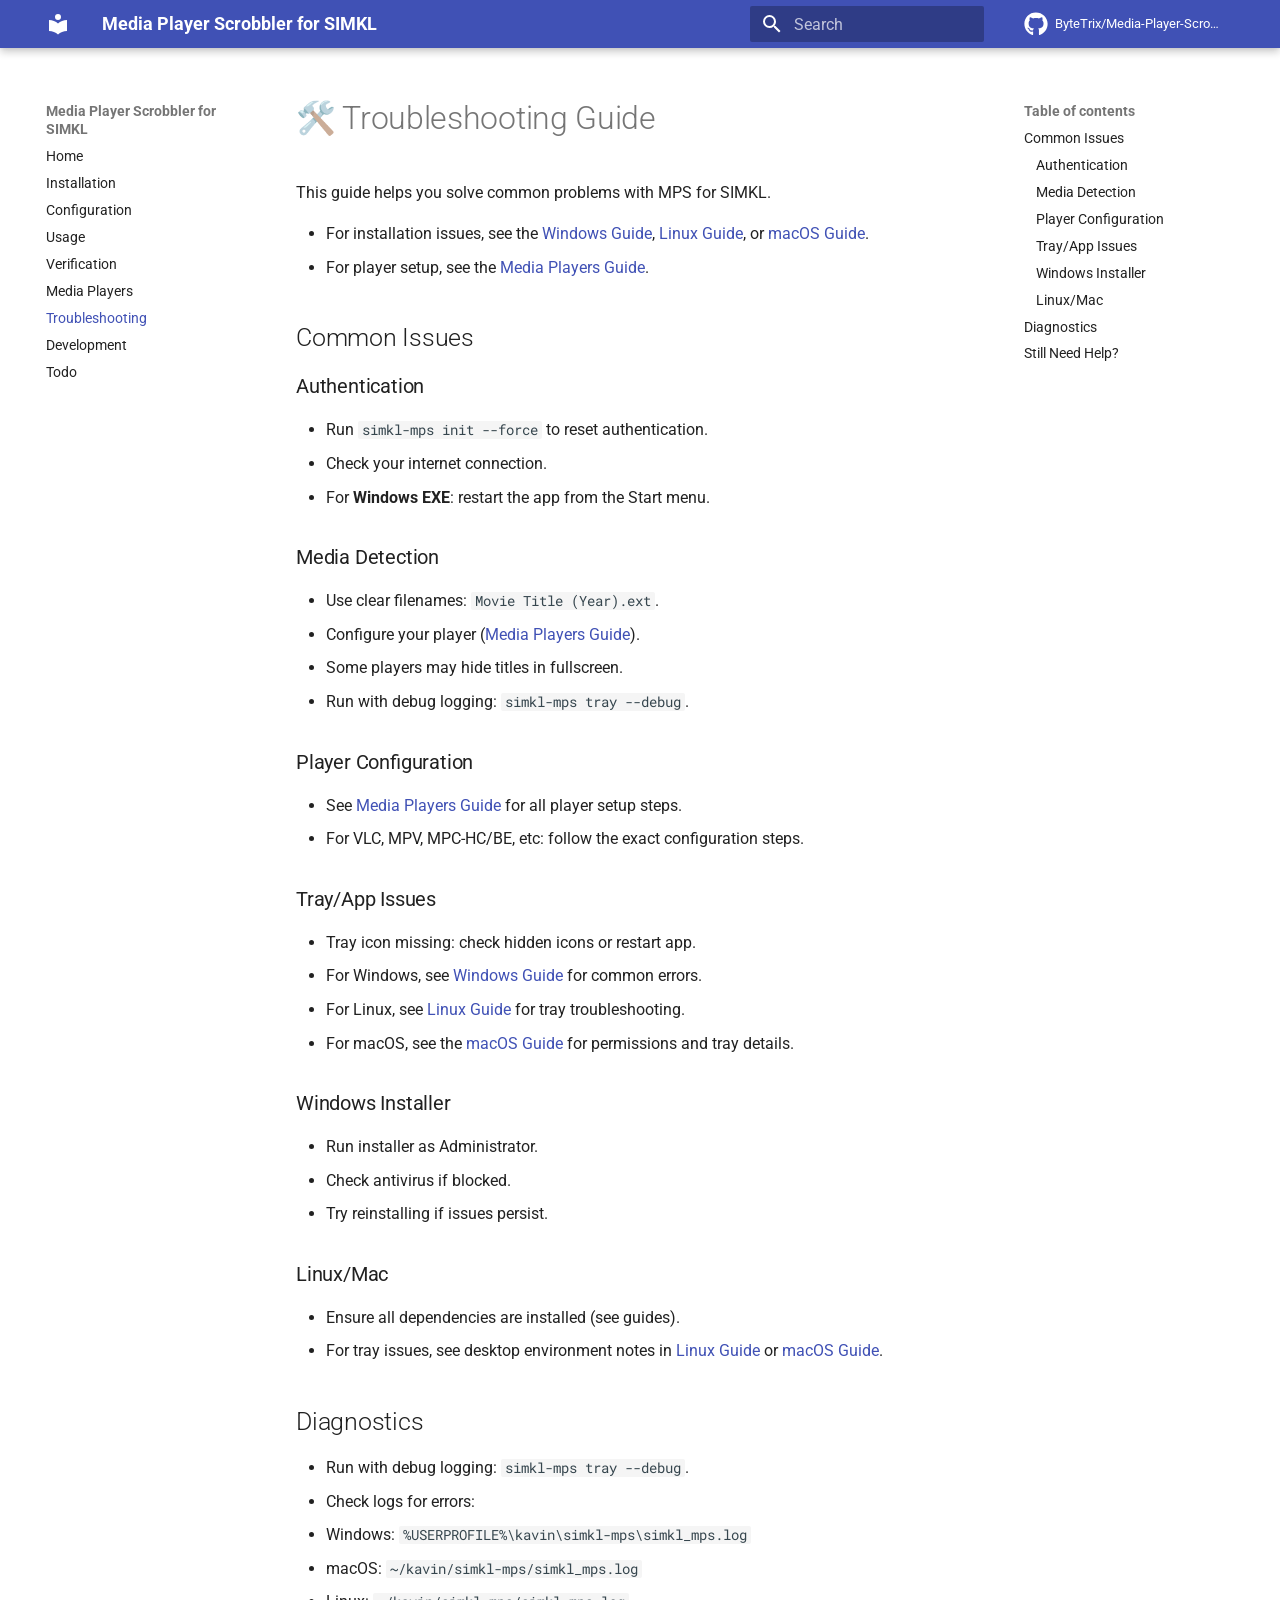
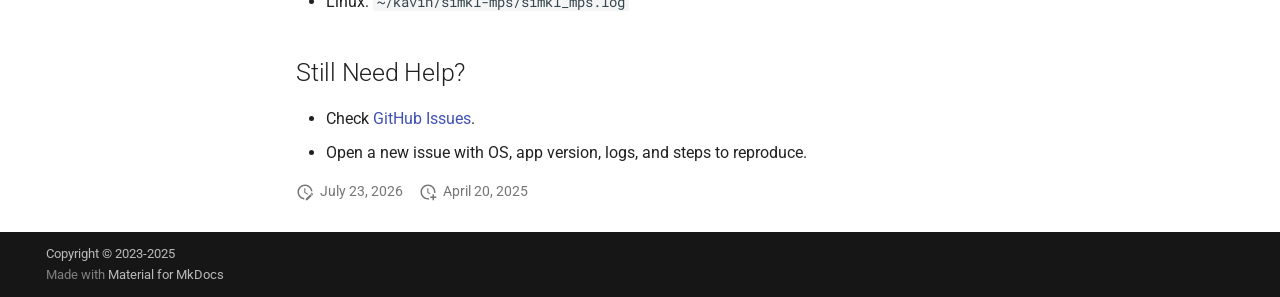
<file: troubleshooting/index.html>
<!doctype html>
<html lang="en" class="no-js">
  <head>
    
      <meta charset="utf-8">
      <meta name="viewport" content="width=device-width,initial-scale=1">
      
        <meta name="description" content="Automatic Movie Scrobbler for Simkl">
      
      
      
        <link rel="canonical" href="https://bytetrix.github.io/media-player-scrobbler-for-simkl/troubleshooting/">
      
      
        <link rel="prev" href="../media-players/">
      
      
        <link rel="next" href="../todo/">
      
      
        
      
      
      <link rel="icon" href="../assets/images/favicon.png">
      <meta name="generator" content="mkdocs-1.6.1, mkdocs-material-9.7.7">
    
    
      
        <title>Troubleshooting - Media Player Scrobbler for SIMKL</title>
      
    
    
      <link rel="stylesheet" href="../assets/stylesheets/main.ec1eaa64.min.css">
      
        
        <link rel="stylesheet" href="../assets/stylesheets/palette.ab4e12ef.min.css">
      
      


    
    
      
    
    
      
        
        
        <link rel="preconnect" href="https://fonts.gstatic.com" crossorigin>
        <link rel="stylesheet" href="https://fonts.googleapis.com/css?family=Roboto:300,300i,400,400i,700,700i%7CRoboto+Mono:400,400i,700,700i&display=fallback">
        <style>:root{--md-text-font:"Roboto";--md-code-font:"Roboto Mono"}</style>
      
    
    
    <script>__md_scope=new URL("..",location),__md_hash=e=>[...e].reduce(((e,_)=>(e<<5)-e+_.charCodeAt(0)),0),__md_get=(e,_=localStorage,t=__md_scope)=>JSON.parse(_.getItem(t.pathname+"."+e)),__md_set=(e,_,t=localStorage,a=__md_scope)=>{try{t.setItem(a.pathname+"."+e,JSON.stringify(_))}catch(e){}}</script>
    
      

    
    
  </head>
  
  
    
    
    
    
    
    <body dir="ltr" data-md-color-scheme="default" data-md-color-primary="indigo" data-md-color-accent="indigo">
  
    
    <input class="md-toggle" data-md-toggle="drawer" type="checkbox" id="__drawer" autocomplete="off">
    <input class="md-toggle" data-md-toggle="search" type="checkbox" id="__search" autocomplete="off">
    <label class="md-overlay" for="__drawer"></label>
    <div data-md-component="skip">
      
        
        <a href="#troubleshooting-guide" class="md-skip">
          Skip to content
        </a>
      
    </div>
    <div data-md-component="announce">
      
    </div>
    
    
      

  

<header class="md-header md-header--shadow" data-md-component="header">
  <nav class="md-header__inner md-grid" aria-label="Header">
    <a href=".." title="Media Player Scrobbler for SIMKL" class="md-header__button md-logo" aria-label="Media Player Scrobbler for SIMKL" data-md-component="logo">
      
  
  <svg xmlns="http://www.w3.org/2000/svg" viewBox="0 0 24 24"><path d="M12 8a3 3 0 0 0 3-3 3 3 0 0 0-3-3 3 3 0 0 0-3 3 3 3 0 0 0 3 3m0 3.54C9.64 9.35 6.5 8 3 8v11c3.5 0 6.64 1.35 9 3.54 2.36-2.19 5.5-3.54 9-3.54V8c-3.5 0-6.64 1.35-9 3.54"/></svg>

    </a>
    <label class="md-header__button md-icon" for="__drawer">
      
      <svg xmlns="http://www.w3.org/2000/svg" viewBox="0 0 24 24"><path d="M3 6h18v2H3zm0 5h18v2H3zm0 5h18v2H3z"/></svg>
    </label>
    <div class="md-header__title" data-md-component="header-title">
      <div class="md-header__ellipsis">
        <div class="md-header__topic">
          <span class="md-ellipsis">
            Media Player Scrobbler for SIMKL
          </span>
        </div>
        <div class="md-header__topic" data-md-component="header-topic">
          <span class="md-ellipsis">
            
              Troubleshooting
            
          </span>
        </div>
      </div>
    </div>
    
      
    
    
    
    
      
      
        <label class="md-header__button md-icon" for="__search">
          
          <svg xmlns="http://www.w3.org/2000/svg" viewBox="0 0 24 24"><path d="M9.5 3A6.5 6.5 0 0 1 16 9.5c0 1.61-.59 3.09-1.56 4.23l.27.27h.79l5 5-1.5 1.5-5-5v-.79l-.27-.27A6.52 6.52 0 0 1 9.5 16 6.5 6.5 0 0 1 3 9.5 6.5 6.5 0 0 1 9.5 3m0 2C7 5 5 7 5 9.5S7 14 9.5 14 14 12 14 9.5 12 5 9.5 5"/></svg>
        </label>
        <div class="md-search" data-md-component="search" role="dialog">
  <label class="md-search__overlay" for="__search"></label>
  <div class="md-search__inner" role="search">
    <form class="md-search__form" name="search">
      <input type="text" class="md-search__input" name="query" aria-label="Search" placeholder="Search" autocapitalize="off" autocorrect="off" autocomplete="off" spellcheck="false" data-md-component="search-query" required>
      <label class="md-search__icon md-icon" for="__search">
        
        <svg xmlns="http://www.w3.org/2000/svg" viewBox="0 0 24 24"><path d="M9.5 3A6.5 6.5 0 0 1 16 9.5c0 1.61-.59 3.09-1.56 4.23l.27.27h.79l5 5-1.5 1.5-5-5v-.79l-.27-.27A6.52 6.52 0 0 1 9.5 16 6.5 6.5 0 0 1 3 9.5 6.5 6.5 0 0 1 9.5 3m0 2C7 5 5 7 5 9.5S7 14 9.5 14 14 12 14 9.5 12 5 9.5 5"/></svg>
        
        <svg xmlns="http://www.w3.org/2000/svg" viewBox="0 0 24 24"><path d="M20 11v2H8l5.5 5.5-1.42 1.42L4.16 12l7.92-7.92L13.5 5.5 8 11z"/></svg>
      </label>
      <nav class="md-search__options" aria-label="Search">
        
        <button type="reset" class="md-search__icon md-icon" title="Clear" aria-label="Clear" tabindex="-1">
          
          <svg xmlns="http://www.w3.org/2000/svg" viewBox="0 0 24 24"><path d="M19 6.41 17.59 5 12 10.59 6.41 5 5 6.41 10.59 12 5 17.59 6.41 19 12 13.41 17.59 19 19 17.59 13.41 12z"/></svg>
        </button>
      </nav>
      
    </form>
    <div class="md-search__output">
      <div class="md-search__scrollwrap" tabindex="0" data-md-scrollfix>
        <div class="md-search-result" data-md-component="search-result">
          <div class="md-search-result__meta">
            Initializing search
          </div>
          <ol class="md-search-result__list" role="presentation"></ol>
        </div>
      </div>
    </div>
  </div>
</div>
      
    
    
      <div class="md-header__source">
        <a href="https://github.com/ByteTrix/Media-Player-Scrobbler-for-Simkl" title="Go to repository" class="md-source" data-md-component="source">
  <div class="md-source__icon md-icon">
    
    <svg xmlns="http://www.w3.org/2000/svg" viewBox="0 0 512 512"><!--! Font Awesome Free 7.1.0 by @fontawesome - https://fontawesome.com License - https://fontawesome.com/license/free (Icons: CC BY 4.0, Fonts: SIL OFL 1.1, Code: MIT License) Copyright 2025 Fonticons, Inc.--><path d="M173.9 397.4c0 2-2.3 3.6-5.2 3.6-3.3.3-5.6-1.3-5.6-3.6 0-2 2.3-3.6 5.2-3.6 3-.3 5.6 1.3 5.6 3.6m-31.1-4.5c-.7 2 1.3 4.3 4.3 4.9 2.6 1 5.6 0 6.2-2s-1.3-4.3-4.3-5.2c-2.6-.7-5.5.3-6.2 2.3m44.2-1.7c-2.9.7-4.9 2.6-4.6 4.9.3 2 2.9 3.3 5.9 2.6 2.9-.7 4.9-2.6 4.6-4.6-.3-1.9-3-3.2-5.9-2.9M252.8 8C114.1 8 8 113.3 8 252c0 110.9 69.8 205.8 169.5 239.2 12.8 2.3 17.3-5.6 17.3-12.1 0-6.2-.3-40.4-.3-61.4 0 0-70 15-84.7-29.8 0 0-11.4-29.1-27.8-36.6 0 0-22.9-15.7 1.6-15.4 0 0 24.9 2 38.6 25.8 21.9 38.6 58.6 27.5 72.9 20.9 2.3-16 8.8-27.1 16-33.7-55.9-6.2-112.3-14.3-112.3-110.5 0-27.5 7.6-41.3 23.6-58.9-2.6-6.5-11.1-33.3 2.6-67.9 20.9-6.5 69 27 69 27 20-5.6 41.5-8.5 62.8-8.5s42.8 2.9 62.8 8.5c0 0 48.1-33.6 69-27 13.7 34.7 5.2 61.4 2.6 67.9 16 17.7 25.8 31.5 25.8 58.9 0 96.5-58.9 104.2-114.8 110.5 9.2 7.9 17 22.9 17 46.4 0 33.7-.3 75.4-.3 83.6 0 6.5 4.6 14.4 17.3 12.1C436.2 457.8 504 362.9 504 252 504 113.3 391.5 8 252.8 8M105.2 352.9c-1.3 1-1 3.3.7 5.2 1.6 1.6 3.9 2.3 5.2 1 1.3-1 1-3.3-.7-5.2-1.6-1.6-3.9-2.3-5.2-1m-10.8-8.1c-.7 1.3.3 2.9 2.3 3.9 1.6 1 3.6.7 4.3-.7.7-1.3-.3-2.9-2.3-3.9-2-.6-3.6-.3-4.3.7m32.4 35.6c-1.6 1.3-1 4.3 1.3 6.2 2.3 2.3 5.2 2.6 6.5 1 1.3-1.3.7-4.3-1.3-6.2-2.2-2.3-5.2-2.6-6.5-1m-11.4-14.7c-1.6 1-1.6 3.6 0 5.9s4.3 3.3 5.6 2.3c1.6-1.3 1.6-3.9 0-6.2-1.4-2.3-4-3.3-5.6-2"/></svg>
  </div>
  <div class="md-source__repository">
    ByteTrix/Media-Player-Scrobbler-for-Simkl
  </div>
</a>
      </div>
    
  </nav>
  
</header>
    
    <div class="md-container" data-md-component="container">
      
      
        
          
        
      
      <main class="md-main" data-md-component="main">
        <div class="md-main__inner md-grid">
          
            
              
              <div class="md-sidebar md-sidebar--primary" data-md-component="sidebar" data-md-type="navigation" >
                <div class="md-sidebar__scrollwrap">
                  <div class="md-sidebar__inner">
                    



<nav class="md-nav md-nav--primary" aria-label="Navigation" data-md-level="0">
  <label class="md-nav__title" for="__drawer">
    <a href=".." title="Media Player Scrobbler for SIMKL" class="md-nav__button md-logo" aria-label="Media Player Scrobbler for SIMKL" data-md-component="logo">
      
  
  <svg xmlns="http://www.w3.org/2000/svg" viewBox="0 0 24 24"><path d="M12 8a3 3 0 0 0 3-3 3 3 0 0 0-3-3 3 3 0 0 0-3 3 3 3 0 0 0 3 3m0 3.54C9.64 9.35 6.5 8 3 8v11c3.5 0 6.64 1.35 9 3.54 2.36-2.19 5.5-3.54 9-3.54V8c-3.5 0-6.64 1.35-9 3.54"/></svg>

    </a>
    Media Player Scrobbler for SIMKL
  </label>
  
    <div class="md-nav__source">
      <a href="https://github.com/ByteTrix/Media-Player-Scrobbler-for-Simkl" title="Go to repository" class="md-source" data-md-component="source">
  <div class="md-source__icon md-icon">
    
    <svg xmlns="http://www.w3.org/2000/svg" viewBox="0 0 512 512"><!--! Font Awesome Free 7.1.0 by @fontawesome - https://fontawesome.com License - https://fontawesome.com/license/free (Icons: CC BY 4.0, Fonts: SIL OFL 1.1, Code: MIT License) Copyright 2025 Fonticons, Inc.--><path d="M173.9 397.4c0 2-2.3 3.6-5.2 3.6-3.3.3-5.6-1.3-5.6-3.6 0-2 2.3-3.6 5.2-3.6 3-.3 5.6 1.3 5.6 3.6m-31.1-4.5c-.7 2 1.3 4.3 4.3 4.9 2.6 1 5.6 0 6.2-2s-1.3-4.3-4.3-5.2c-2.6-.7-5.5.3-6.2 2.3m44.2-1.7c-2.9.7-4.9 2.6-4.6 4.9.3 2 2.9 3.3 5.9 2.6 2.9-.7 4.9-2.6 4.6-4.6-.3-1.9-3-3.2-5.9-2.9M252.8 8C114.1 8 8 113.3 8 252c0 110.9 69.8 205.8 169.5 239.2 12.8 2.3 17.3-5.6 17.3-12.1 0-6.2-.3-40.4-.3-61.4 0 0-70 15-84.7-29.8 0 0-11.4-29.1-27.8-36.6 0 0-22.9-15.7 1.6-15.4 0 0 24.9 2 38.6 25.8 21.9 38.6 58.6 27.5 72.9 20.9 2.3-16 8.8-27.1 16-33.7-55.9-6.2-112.3-14.3-112.3-110.5 0-27.5 7.6-41.3 23.6-58.9-2.6-6.5-11.1-33.3 2.6-67.9 20.9-6.5 69 27 69 27 20-5.6 41.5-8.5 62.8-8.5s42.8 2.9 62.8 8.5c0 0 48.1-33.6 69-27 13.7 34.7 5.2 61.4 2.6 67.9 16 17.7 25.8 31.5 25.8 58.9 0 96.5-58.9 104.2-114.8 110.5 9.2 7.9 17 22.9 17 46.4 0 33.7-.3 75.4-.3 83.6 0 6.5 4.6 14.4 17.3 12.1C436.2 457.8 504 362.9 504 252 504 113.3 391.5 8 252.8 8M105.2 352.9c-1.3 1-1 3.3.7 5.2 1.6 1.6 3.9 2.3 5.2 1 1.3-1 1-3.3-.7-5.2-1.6-1.6-3.9-2.3-5.2-1m-10.8-8.1c-.7 1.3.3 2.9 2.3 3.9 1.6 1 3.6.7 4.3-.7.7-1.3-.3-2.9-2.3-3.9-2-.6-3.6-.3-4.3.7m32.4 35.6c-1.6 1.3-1 4.3 1.3 6.2 2.3 2.3 5.2 2.6 6.5 1 1.3-1.3.7-4.3-1.3-6.2-2.2-2.3-5.2-2.6-6.5-1m-11.4-14.7c-1.6 1-1.6 3.6 0 5.9s4.3 3.3 5.6 2.3c1.6-1.3 1.6-3.9 0-6.2-1.4-2.3-4-3.3-5.6-2"/></svg>
  </div>
  <div class="md-source__repository">
    ByteTrix/Media-Player-Scrobbler-for-Simkl
  </div>
</a>
    </div>
  
  <ul class="md-nav__list" data-md-scrollfix>
    
      
      
  
  
  
  
    <li class="md-nav__item">
      <a href=".." class="md-nav__link">
        
  
  
  <span class="md-ellipsis">
    
  
    Home
  

    
  </span>
  
  

      </a>
    </li>
  

    
      
      
  
  
  
  
    <li class="md-nav__item">
      <a href="../installation.md" class="md-nav__link">
        
  
  
  <span class="md-ellipsis">
    
  
    Installation
  

    
  </span>
  
  

      </a>
    </li>
  

    
      
      
  
  
  
  
    <li class="md-nav__item">
      <a href="../configuration/" class="md-nav__link">
        
  
  
  <span class="md-ellipsis">
    
  
    Configuration
  

    
  </span>
  
  

      </a>
    </li>
  

    
      
      
  
  
  
  
    <li class="md-nav__item">
      <a href="../usage/" class="md-nav__link">
        
  
  
  <span class="md-ellipsis">
    
  
    Usage
  

    
  </span>
  
  

      </a>
    </li>
  

    
      
      
  
  
  
  
    <li class="md-nav__item">
      <a href="../verify.md" class="md-nav__link">
        
  
  
  <span class="md-ellipsis">
    
  
    Verification
  

    
  </span>
  
  

      </a>
    </li>
  

    
      
      
  
  
  
  
    <li class="md-nav__item">
      <a href="../media-players/" class="md-nav__link">
        
  
  
  <span class="md-ellipsis">
    
  
    Media Players
  

    
  </span>
  
  

      </a>
    </li>
  

    
      
      
  
  
    
  
  
  
    <li class="md-nav__item md-nav__item--active">
      
      <input class="md-nav__toggle md-toggle" type="checkbox" id="__toc">
      
      
        
      
      
        <label class="md-nav__link md-nav__link--active" for="__toc">
          
  
  
  <span class="md-ellipsis">
    
  
    Troubleshooting
  

    
  </span>
  
  

          <span class="md-nav__icon md-icon"></span>
        </label>
      
      <a href="./" class="md-nav__link md-nav__link--active">
        
  
  
  <span class="md-ellipsis">
    
  
    Troubleshooting
  

    
  </span>
  
  

      </a>
      
        

<nav class="md-nav md-nav--secondary" aria-label="Table of contents">
  
  
  
    
  
  
    <label class="md-nav__title" for="__toc">
      <span class="md-nav__icon md-icon"></span>
      Table of contents
    </label>
    <ul class="md-nav__list" data-md-component="toc" data-md-scrollfix>
      
        <li class="md-nav__item">
  <a href="#common-issues" class="md-nav__link">
    <span class="md-ellipsis">
      
        Common Issues
      
    </span>
  </a>
  
    <nav class="md-nav" aria-label="Common Issues">
      <ul class="md-nav__list">
        
          <li class="md-nav__item">
  <a href="#authentication" class="md-nav__link">
    <span class="md-ellipsis">
      
        Authentication
      
    </span>
  </a>
  
</li>
        
          <li class="md-nav__item">
  <a href="#media-detection" class="md-nav__link">
    <span class="md-ellipsis">
      
        Media Detection
      
    </span>
  </a>
  
</li>
        
          <li class="md-nav__item">
  <a href="#player-configuration" class="md-nav__link">
    <span class="md-ellipsis">
      
        Player Configuration
      
    </span>
  </a>
  
</li>
        
          <li class="md-nav__item">
  <a href="#trayapp-issues" class="md-nav__link">
    <span class="md-ellipsis">
      
        Tray/App Issues
      
    </span>
  </a>
  
</li>
        
          <li class="md-nav__item">
  <a href="#windows-installer" class="md-nav__link">
    <span class="md-ellipsis">
      
        Windows Installer
      
    </span>
  </a>
  
</li>
        
          <li class="md-nav__item">
  <a href="#linuxmac" class="md-nav__link">
    <span class="md-ellipsis">
      
        Linux/Mac
      
    </span>
  </a>
  
</li>
        
      </ul>
    </nav>
  
</li>
      
        <li class="md-nav__item">
  <a href="#diagnostics" class="md-nav__link">
    <span class="md-ellipsis">
      
        Diagnostics
      
    </span>
  </a>
  
</li>
      
        <li class="md-nav__item">
  <a href="#still-need-help" class="md-nav__link">
    <span class="md-ellipsis">
      
        Still Need Help?
      
    </span>
  </a>
  
</li>
      
    </ul>
  
</nav>
      
    </li>
  

    
      
      
  
  
  
  
    <li class="md-nav__item">
      <a href="../development.md" class="md-nav__link">
        
  
  
  <span class="md-ellipsis">
    
  
    Development
  

    
  </span>
  
  

      </a>
    </li>
  

    
      
      
  
  
  
  
    <li class="md-nav__item">
      <a href="../todo/" class="md-nav__link">
        
  
  
  <span class="md-ellipsis">
    
  
    Todo
  

    
  </span>
  
  

      </a>
    </li>
  

    
  </ul>
</nav>
                  </div>
                </div>
              </div>
            
            
              
              <div class="md-sidebar md-sidebar--secondary" data-md-component="sidebar" data-md-type="toc" >
                <div class="md-sidebar__scrollwrap">
                  <div class="md-sidebar__inner">
                    

<nav class="md-nav md-nav--secondary" aria-label="Table of contents">
  
  
  
    
  
  
    <label class="md-nav__title" for="__toc">
      <span class="md-nav__icon md-icon"></span>
      Table of contents
    </label>
    <ul class="md-nav__list" data-md-component="toc" data-md-scrollfix>
      
        <li class="md-nav__item">
  <a href="#common-issues" class="md-nav__link">
    <span class="md-ellipsis">
      
        Common Issues
      
    </span>
  </a>
  
    <nav class="md-nav" aria-label="Common Issues">
      <ul class="md-nav__list">
        
          <li class="md-nav__item">
  <a href="#authentication" class="md-nav__link">
    <span class="md-ellipsis">
      
        Authentication
      
    </span>
  </a>
  
</li>
        
          <li class="md-nav__item">
  <a href="#media-detection" class="md-nav__link">
    <span class="md-ellipsis">
      
        Media Detection
      
    </span>
  </a>
  
</li>
        
          <li class="md-nav__item">
  <a href="#player-configuration" class="md-nav__link">
    <span class="md-ellipsis">
      
        Player Configuration
      
    </span>
  </a>
  
</li>
        
          <li class="md-nav__item">
  <a href="#trayapp-issues" class="md-nav__link">
    <span class="md-ellipsis">
      
        Tray/App Issues
      
    </span>
  </a>
  
</li>
        
          <li class="md-nav__item">
  <a href="#windows-installer" class="md-nav__link">
    <span class="md-ellipsis">
      
        Windows Installer
      
    </span>
  </a>
  
</li>
        
          <li class="md-nav__item">
  <a href="#linuxmac" class="md-nav__link">
    <span class="md-ellipsis">
      
        Linux/Mac
      
    </span>
  </a>
  
</li>
        
      </ul>
    </nav>
  
</li>
      
        <li class="md-nav__item">
  <a href="#diagnostics" class="md-nav__link">
    <span class="md-ellipsis">
      
        Diagnostics
      
    </span>
  </a>
  
</li>
      
        <li class="md-nav__item">
  <a href="#still-need-help" class="md-nav__link">
    <span class="md-ellipsis">
      
        Still Need Help?
      
    </span>
  </a>
  
</li>
      
    </ul>
  
</nav>
                  </div>
                </div>
              </div>
            
          
          
            <div class="md-content" data-md-component="content">
              
              <article class="md-content__inner md-typeset">
                
                  


  
  


<h1 id="troubleshooting-guide">🛠️ Troubleshooting Guide<a class="headerlink" href="#troubleshooting-guide" title="Permanent link">&para;</a></h1>
<p>This guide helps you solve common problems with MPS for SIMKL.</p>
<ul>
<li>For installation issues, see the <a href="../windows-guide/">Windows Guide</a>, <a href="../linux-guide/">Linux Guide</a>, or <a href="../mac-guide/">macOS Guide</a>.</li>
<li>For player setup, see the <a href="../media-players/">Media Players Guide</a>.</li>
</ul>
<h2 id="common-issues">Common Issues<a class="headerlink" href="#common-issues" title="Permanent link">&para;</a></h2>
<h3 id="authentication">Authentication<a class="headerlink" href="#authentication" title="Permanent link">&para;</a></h3>
<ul>
<li>Run <code>simkl-mps init --force</code> to reset authentication.</li>
<li>Check your internet connection.</li>
<li>For <strong>Windows EXE</strong>: restart the app from the Start menu.</li>
</ul>
<h3 id="media-detection">Media Detection<a class="headerlink" href="#media-detection" title="Permanent link">&para;</a></h3>
<ul>
<li>Use clear filenames: <code>Movie Title (Year).ext</code>.</li>
<li>Configure your player (<a href="../media-players/">Media Players Guide</a>).</li>
<li>Some players may hide titles in fullscreen.</li>
<li>Run with debug logging: <code>simkl-mps tray --debug</code>.</li>
</ul>
<h3 id="player-configuration">Player Configuration<a class="headerlink" href="#player-configuration" title="Permanent link">&para;</a></h3>
<ul>
<li>See <a href="../media-players/">Media Players Guide</a> for all player setup steps.</li>
<li>For VLC, MPV, MPC-HC/BE, etc: follow the exact configuration steps.</li>
</ul>
<h3 id="trayapp-issues">Tray/App Issues<a class="headerlink" href="#trayapp-issues" title="Permanent link">&para;</a></h3>
<ul>
<li>Tray icon missing: check hidden icons or restart app.</li>
<li>For Windows, see <a href="../windows-guide/">Windows Guide</a> for common errors.</li>
<li>For Linux, see <a href="../linux-guide/">Linux Guide</a> for tray troubleshooting.</li>
<li>For macOS, see the <a href="../mac-guide/">macOS Guide</a> for permissions and tray details.</li>
</ul>
<h3 id="windows-installer">Windows Installer<a class="headerlink" href="#windows-installer" title="Permanent link">&para;</a></h3>
<ul>
<li>Run installer as Administrator.</li>
<li>Check antivirus if blocked.</li>
<li>Try reinstalling if issues persist.</li>
</ul>
<h3 id="linuxmac">Linux/Mac<a class="headerlink" href="#linuxmac" title="Permanent link">&para;</a></h3>
<ul>
<li>Ensure all dependencies are installed (see guides).</li>
<li>For tray issues, see desktop environment notes in <a href="../linux-guide/">Linux Guide</a> or <a href="../mac-guide/">macOS Guide</a>.</li>
</ul>
<h2 id="diagnostics">Diagnostics<a class="headerlink" href="#diagnostics" title="Permanent link">&para;</a></h2>
<ul>
<li>Run with debug logging: <code>simkl-mps tray --debug</code>.</li>
<li>Check logs for errors:</li>
<li>Windows: <code>%USERPROFILE%\kavin\simkl-mps\simkl_mps.log</code></li>
<li>macOS: <code>~/kavin/simkl-mps/simkl_mps.log</code></li>
<li>Linux: <code>~/kavin/simkl-mps/simkl_mps.log</code></li>
</ul>
<h2 id="still-need-help">Still Need Help?<a class="headerlink" href="#still-need-help" title="Permanent link">&para;</a></h2>
<ul>
<li>Check <a href="https://github.com/roko-tech/Media-Player-Scrobbler-for-Simkl/issues">GitHub Issues</a>.</li>
<li>Open a new issue with OS, app version, logs, and steps to reproduce.</li>
</ul>







  
    
  
  
    
  


  <aside class="md-source-file">
    
      
  <span class="md-source-file__fact">
    <span class="md-icon" title="Last update">
      <svg xmlns="http://www.w3.org/2000/svg" viewBox="0 0 24 24"><path d="M21 13.1c-.1 0-.3.1-.4.2l-1 1 2.1 2.1 1-1c.2-.2.2-.6 0-.8l-1.3-1.3c-.1-.1-.2-.2-.4-.2m-1.9 1.8-6.1 6V23h2.1l6.1-6.1zM12.5 7v5.2l4 2.4-1 1L11 13V7zM11 21.9c-5.1-.5-9-4.8-9-9.9C2 6.5 6.5 2 12 2c5.3 0 9.6 4.1 10 9.3-.3-.1-.6-.2-1-.2s-.7.1-1 .2C19.6 7.2 16.2 4 12 4c-4.4 0-8 3.6-8 8 0 4.1 3.1 7.5 7.1 7.9l-.1.2z"/></svg>
    </span>
    <span class="git-revision-date-localized-plugin git-revision-date-localized-plugin-date" title="July 23, 2026 09:06:27 UTC">July 23, 2026</span>
  </span>

    
    
      
  <span class="md-source-file__fact">
    <span class="md-icon" title="Created">
      <svg xmlns="http://www.w3.org/2000/svg" viewBox="0 0 24 24"><path d="M14.47 15.08 11 13V7h1.5v5.25l3.08 1.83c-.41.28-.79.62-1.11 1m-1.39 4.84c-.36.05-.71.08-1.08.08-4.42 0-8-3.58-8-8s3.58-8 8-8 8 3.58 8 8c0 .37-.03.72-.08 1.08.69.1 1.33.32 1.92.64.1-.56.16-1.13.16-1.72 0-5.5-4.5-10-10-10S2 6.5 2 12s4.47 10 10 10c.59 0 1.16-.06 1.72-.16-.32-.59-.54-1.23-.64-1.92M18 15v3h-3v2h3v3h2v-3h3v-2h-3v-3z"/></svg>
    </span>
    <span class="git-revision-date-localized-plugin git-revision-date-localized-plugin-date" title="April 20, 2025 16:55:33 UTC">April 20, 2025</span>
  </span>

    
    
    
  </aside>





                
              </article>
            </div>
          
          
<script>var target=document.getElementById(location.hash.slice(1));target&&target.name&&(target.checked=target.name.startsWith("__tabbed_"))</script>
        </div>
        
          <button type="button" class="md-top md-icon" data-md-component="top" hidden>
  
  <svg xmlns="http://www.w3.org/2000/svg" viewBox="0 0 24 24"><path d="M13 20h-2V8l-5.5 5.5-1.42-1.42L12 4.16l7.92 7.92-1.42 1.42L13 8z"/></svg>
  Back to top
</button>
        
      </main>
      
        <footer class="md-footer">
  
  <div class="md-footer-meta md-typeset">
    <div class="md-footer-meta__inner md-grid">
      <div class="md-copyright">
  
    <div class="md-copyright__highlight">
      Copyright &copy; 2023-2025
    </div>
  
  
    Made with
    <a href="https://squidfunk.github.io/mkdocs-material/" target="_blank" rel="noopener">
      Material for MkDocs
    </a>
  
</div>
      
    </div>
  </div>
</footer>
      
    </div>
    <div class="md-dialog" data-md-component="dialog">
      <div class="md-dialog__inner md-typeset"></div>
    </div>
    
    
    
      
      
      <script id="__config" type="application/json">{"annotate": null, "base": "..", "features": ["navigation.instant", "navigation.tracking", "navigation.expand", "navigation.indexes", "navigation.top", "content.code.copy", "content.code.annotate"], "search": "../assets/javascripts/workers/search.2c215733.min.js", "tags": null, "translations": {"clipboard.copied": "Copied to clipboard", "clipboard.copy": "Copy to clipboard", "search.result.more.one": "1 more on this page", "search.result.more.other": "# more on this page", "search.result.none": "No matching documents", "search.result.one": "1 matching document", "search.result.other": "# matching documents", "search.result.placeholder": "Type to start searching", "search.result.term.missing": "Missing", "select.version": "Select version"}, "version": null}</script>
    
    
      <script src="../assets/javascripts/bundle.d7400e89.min.js"></script>
      
    
  </body>
</html>
</file>
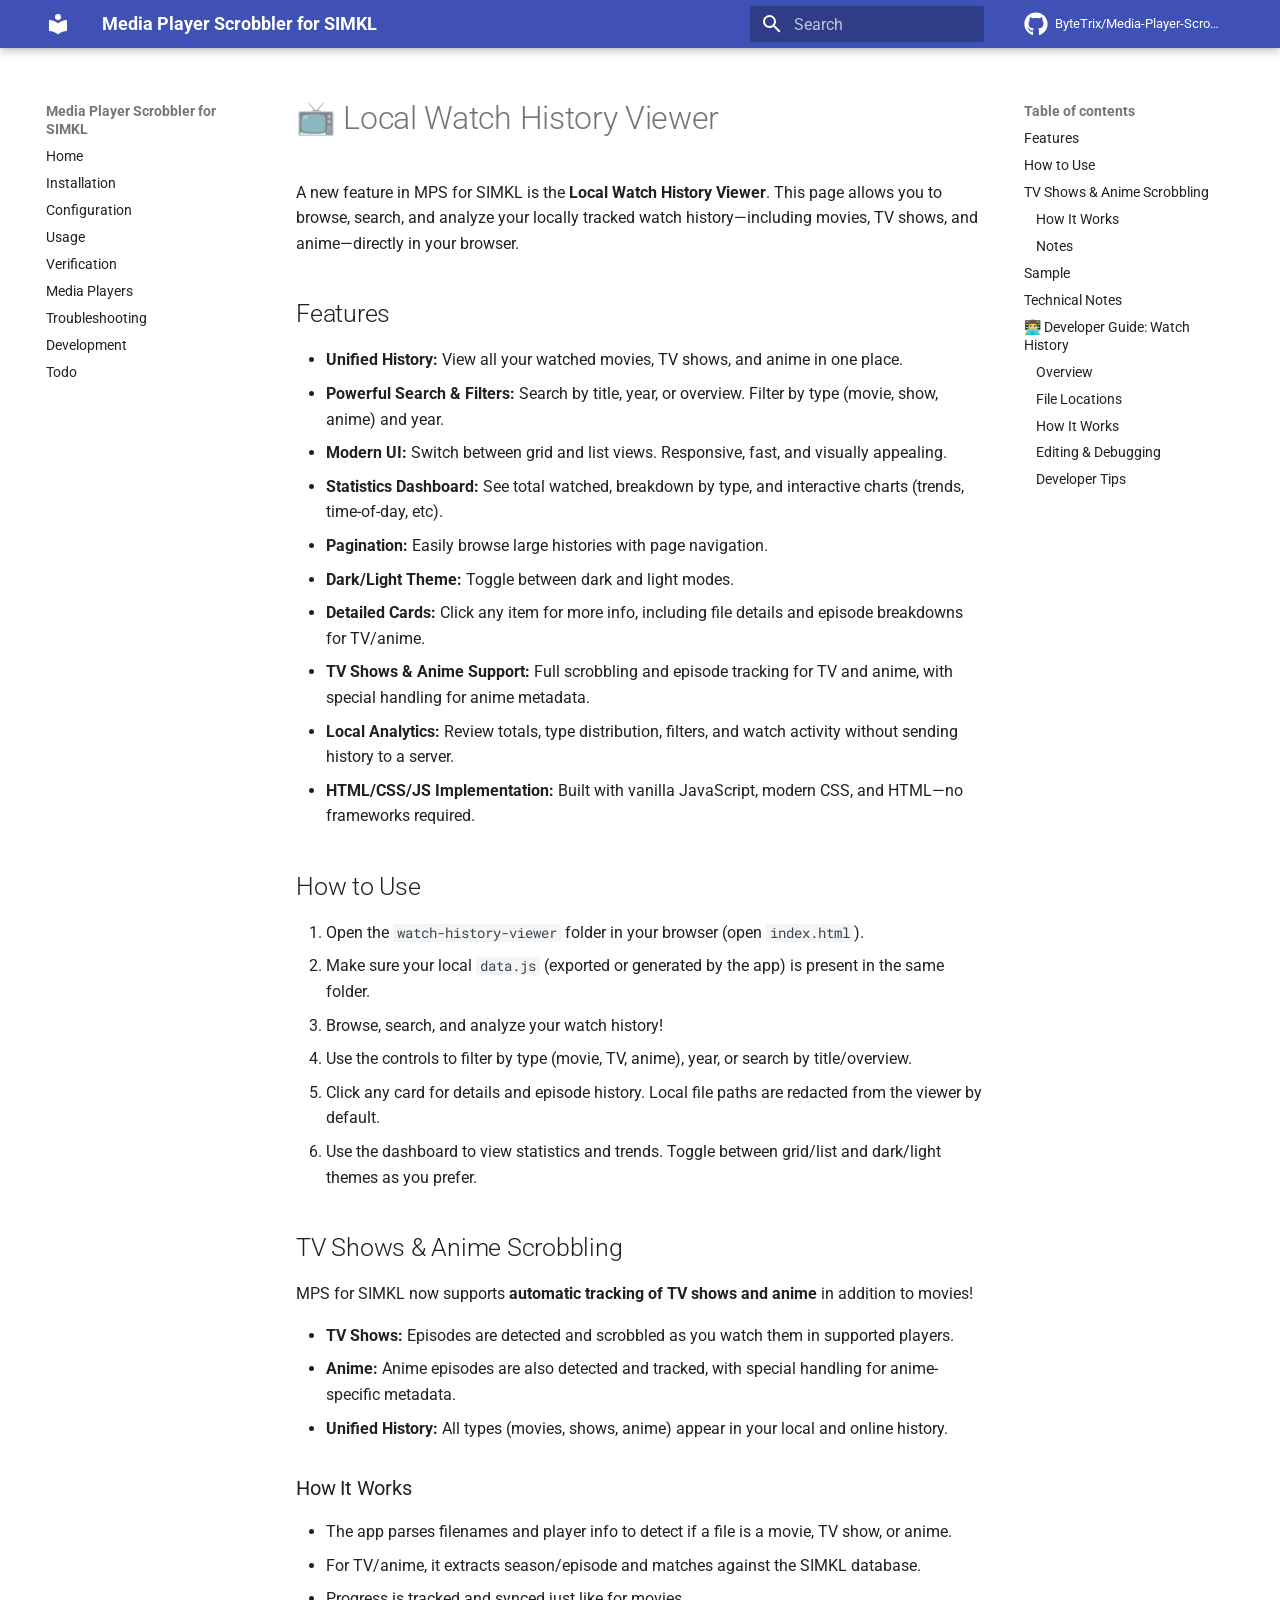
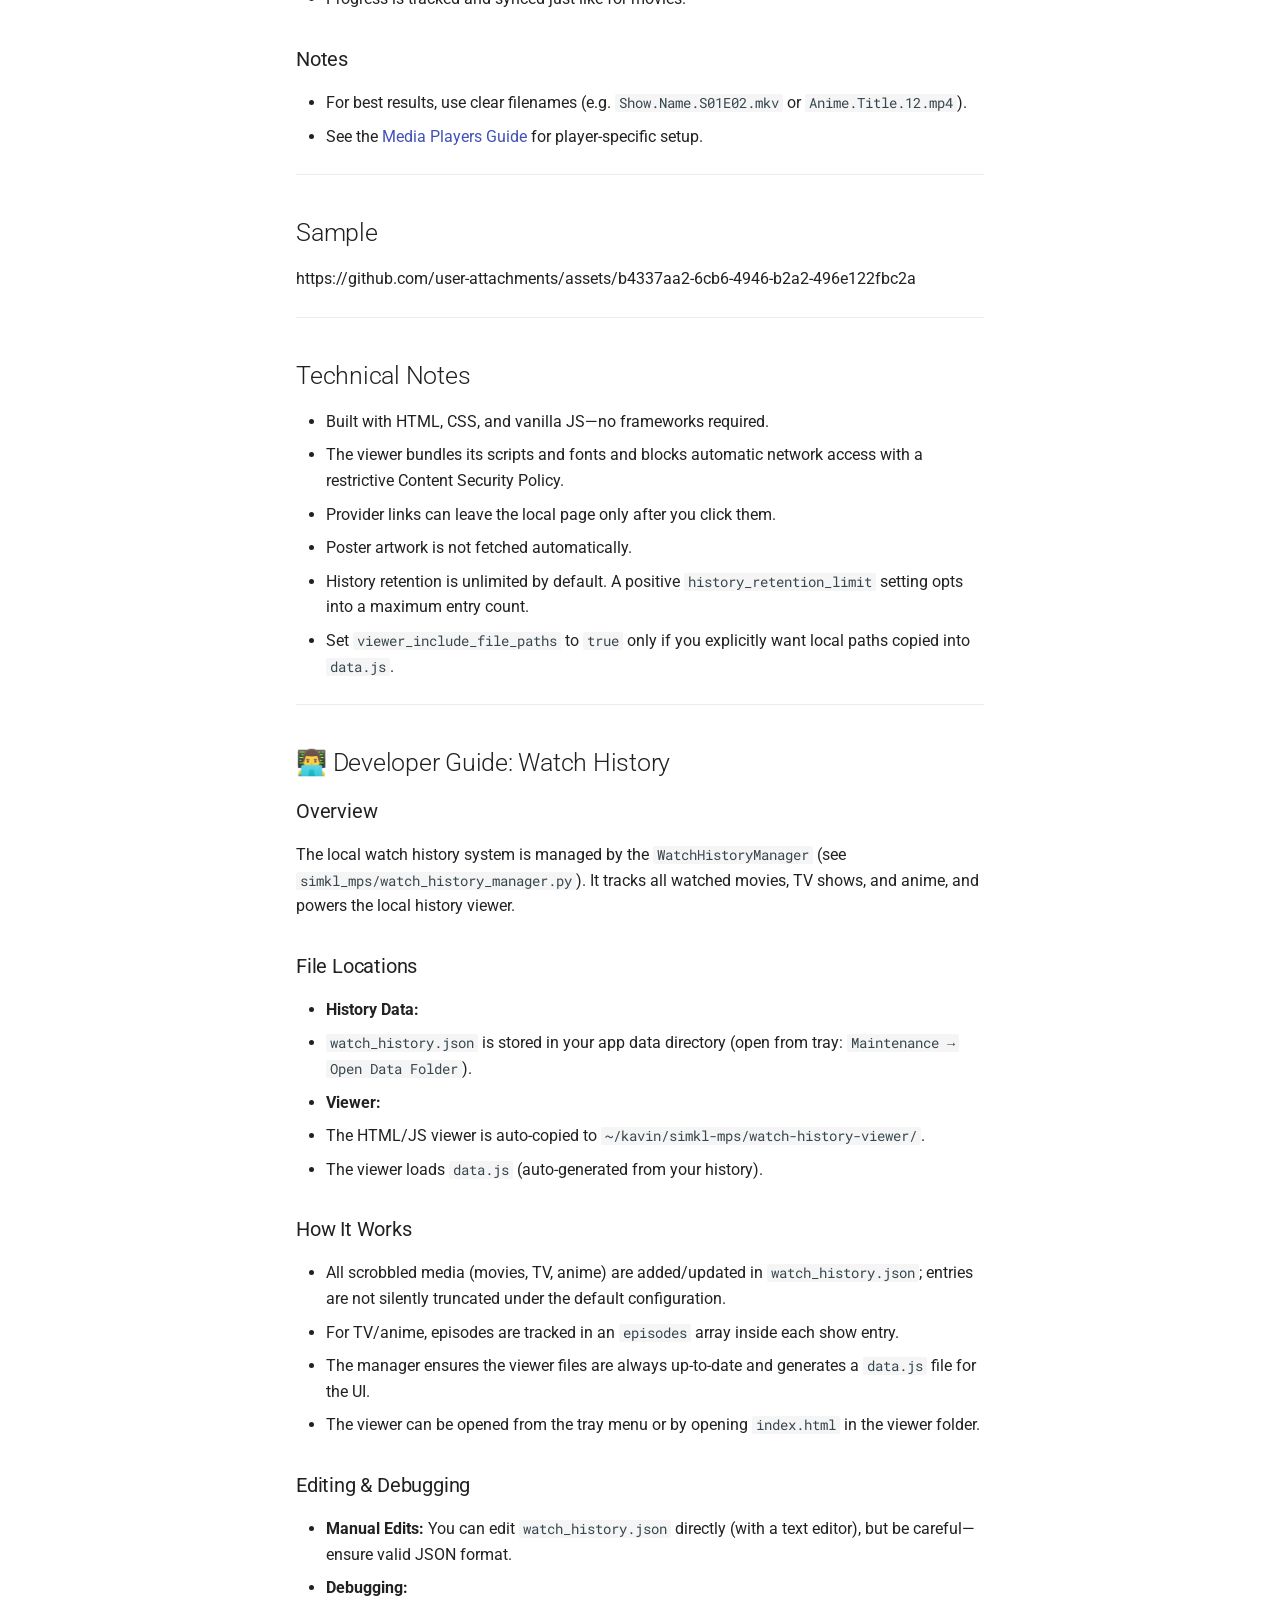
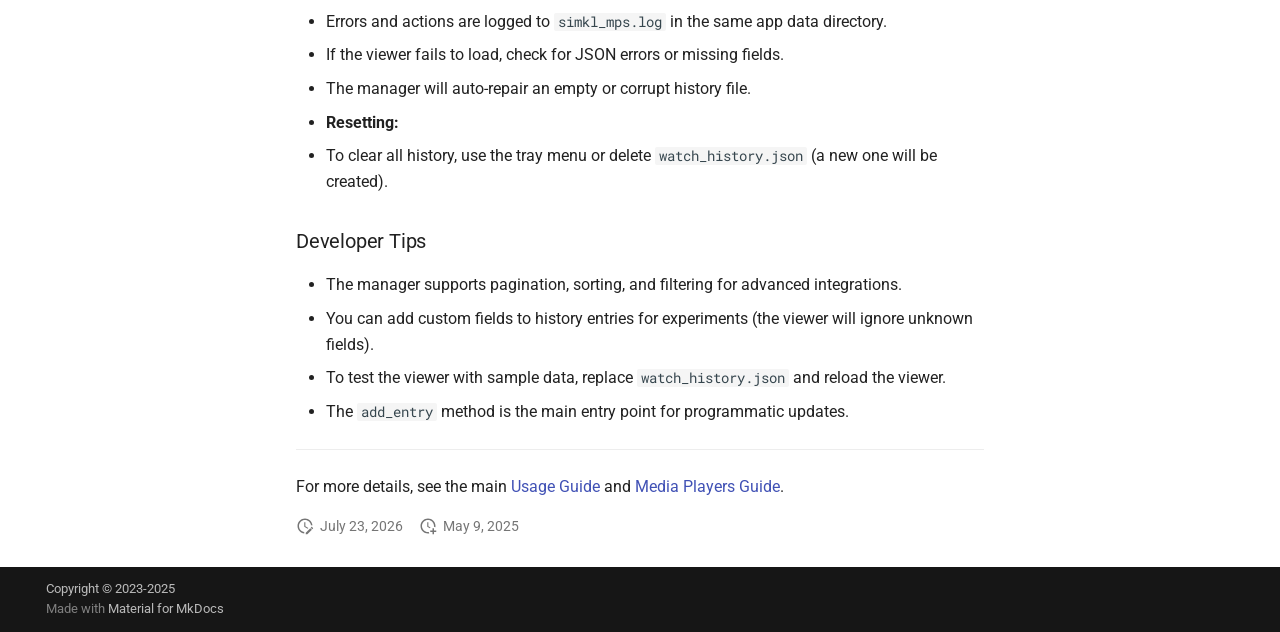
<file: watch-history/index.html>
<!doctype html>
<html lang="en" class="no-js">
  <head>
    
      <meta charset="utf-8">
      <meta name="viewport" content="width=device-width,initial-scale=1">
      
        <meta name="description" content="Automatic Movie Scrobbler for Simkl">
      
      
      
        <link rel="canonical" href="https://bytetrix.github.io/media-player-scrobbler-for-simkl/watch-history/">
      
      
      
      
        
      
      
      <link rel="icon" href="../assets/images/favicon.png">
      <meta name="generator" content="mkdocs-1.6.1, mkdocs-material-9.7.7">
    
    
      
        <title>📺 Local Watch History Viewer - Media Player Scrobbler for SIMKL</title>
      
    
    
      <link rel="stylesheet" href="../assets/stylesheets/main.ec1eaa64.min.css">
      
        
        <link rel="stylesheet" href="../assets/stylesheets/palette.ab4e12ef.min.css">
      
      


    
    
      
    
    
      
        
        
        <link rel="preconnect" href="https://fonts.gstatic.com" crossorigin>
        <link rel="stylesheet" href="https://fonts.googleapis.com/css?family=Roboto:300,300i,400,400i,700,700i%7CRoboto+Mono:400,400i,700,700i&display=fallback">
        <style>:root{--md-text-font:"Roboto";--md-code-font:"Roboto Mono"}</style>
      
    
    
    <script>__md_scope=new URL("..",location),__md_hash=e=>[...e].reduce(((e,_)=>(e<<5)-e+_.charCodeAt(0)),0),__md_get=(e,_=localStorage,t=__md_scope)=>JSON.parse(_.getItem(t.pathname+"."+e)),__md_set=(e,_,t=localStorage,a=__md_scope)=>{try{t.setItem(a.pathname+"."+e,JSON.stringify(_))}catch(e){}}</script>
    
      

    
    
  </head>
  
  
    
    
    
    
    
    <body dir="ltr" data-md-color-scheme="default" data-md-color-primary="indigo" data-md-color-accent="indigo">
  
    
    <input class="md-toggle" data-md-toggle="drawer" type="checkbox" id="__drawer" autocomplete="off">
    <input class="md-toggle" data-md-toggle="search" type="checkbox" id="__search" autocomplete="off">
    <label class="md-overlay" for="__drawer"></label>
    <div data-md-component="skip">
      
        
        <a href="#local-watch-history-viewer" class="md-skip">
          Skip to content
        </a>
      
    </div>
    <div data-md-component="announce">
      
    </div>
    
    
      

  

<header class="md-header md-header--shadow" data-md-component="header">
  <nav class="md-header__inner md-grid" aria-label="Header">
    <a href=".." title="Media Player Scrobbler for SIMKL" class="md-header__button md-logo" aria-label="Media Player Scrobbler for SIMKL" data-md-component="logo">
      
  
  <svg xmlns="http://www.w3.org/2000/svg" viewBox="0 0 24 24"><path d="M12 8a3 3 0 0 0 3-3 3 3 0 0 0-3-3 3 3 0 0 0-3 3 3 3 0 0 0 3 3m0 3.54C9.64 9.35 6.5 8 3 8v11c3.5 0 6.64 1.35 9 3.54 2.36-2.19 5.5-3.54 9-3.54V8c-3.5 0-6.64 1.35-9 3.54"/></svg>

    </a>
    <label class="md-header__button md-icon" for="__drawer">
      
      <svg xmlns="http://www.w3.org/2000/svg" viewBox="0 0 24 24"><path d="M3 6h18v2H3zm0 5h18v2H3zm0 5h18v2H3z"/></svg>
    </label>
    <div class="md-header__title" data-md-component="header-title">
      <div class="md-header__ellipsis">
        <div class="md-header__topic">
          <span class="md-ellipsis">
            Media Player Scrobbler for SIMKL
          </span>
        </div>
        <div class="md-header__topic" data-md-component="header-topic">
          <span class="md-ellipsis">
            
              📺 Local Watch History Viewer
            
          </span>
        </div>
      </div>
    </div>
    
      
    
    
    
    
      
      
        <label class="md-header__button md-icon" for="__search">
          
          <svg xmlns="http://www.w3.org/2000/svg" viewBox="0 0 24 24"><path d="M9.5 3A6.5 6.5 0 0 1 16 9.5c0 1.61-.59 3.09-1.56 4.23l.27.27h.79l5 5-1.5 1.5-5-5v-.79l-.27-.27A6.52 6.52 0 0 1 9.5 16 6.5 6.5 0 0 1 3 9.5 6.5 6.5 0 0 1 9.5 3m0 2C7 5 5 7 5 9.5S7 14 9.5 14 14 12 14 9.5 12 5 9.5 5"/></svg>
        </label>
        <div class="md-search" data-md-component="search" role="dialog">
  <label class="md-search__overlay" for="__search"></label>
  <div class="md-search__inner" role="search">
    <form class="md-search__form" name="search">
      <input type="text" class="md-search__input" name="query" aria-label="Search" placeholder="Search" autocapitalize="off" autocorrect="off" autocomplete="off" spellcheck="false" data-md-component="search-query" required>
      <label class="md-search__icon md-icon" for="__search">
        
        <svg xmlns="http://www.w3.org/2000/svg" viewBox="0 0 24 24"><path d="M9.5 3A6.5 6.5 0 0 1 16 9.5c0 1.61-.59 3.09-1.56 4.23l.27.27h.79l5 5-1.5 1.5-5-5v-.79l-.27-.27A6.52 6.52 0 0 1 9.5 16 6.5 6.5 0 0 1 3 9.5 6.5 6.5 0 0 1 9.5 3m0 2C7 5 5 7 5 9.5S7 14 9.5 14 14 12 14 9.5 12 5 9.5 5"/></svg>
        
        <svg xmlns="http://www.w3.org/2000/svg" viewBox="0 0 24 24"><path d="M20 11v2H8l5.5 5.5-1.42 1.42L4.16 12l7.92-7.92L13.5 5.5 8 11z"/></svg>
      </label>
      <nav class="md-search__options" aria-label="Search">
        
        <button type="reset" class="md-search__icon md-icon" title="Clear" aria-label="Clear" tabindex="-1">
          
          <svg xmlns="http://www.w3.org/2000/svg" viewBox="0 0 24 24"><path d="M19 6.41 17.59 5 12 10.59 6.41 5 5 6.41 10.59 12 5 17.59 6.41 19 12 13.41 17.59 19 19 17.59 13.41 12z"/></svg>
        </button>
      </nav>
      
    </form>
    <div class="md-search__output">
      <div class="md-search__scrollwrap" tabindex="0" data-md-scrollfix>
        <div class="md-search-result" data-md-component="search-result">
          <div class="md-search-result__meta">
            Initializing search
          </div>
          <ol class="md-search-result__list" role="presentation"></ol>
        </div>
      </div>
    </div>
  </div>
</div>
      
    
    
      <div class="md-header__source">
        <a href="https://github.com/ByteTrix/Media-Player-Scrobbler-for-Simkl" title="Go to repository" class="md-source" data-md-component="source">
  <div class="md-source__icon md-icon">
    
    <svg xmlns="http://www.w3.org/2000/svg" viewBox="0 0 512 512"><!--! Font Awesome Free 7.1.0 by @fontawesome - https://fontawesome.com License - https://fontawesome.com/license/free (Icons: CC BY 4.0, Fonts: SIL OFL 1.1, Code: MIT License) Copyright 2025 Fonticons, Inc.--><path d="M173.9 397.4c0 2-2.3 3.6-5.2 3.6-3.3.3-5.6-1.3-5.6-3.6 0-2 2.3-3.6 5.2-3.6 3-.3 5.6 1.3 5.6 3.6m-31.1-4.5c-.7 2 1.3 4.3 4.3 4.9 2.6 1 5.6 0 6.2-2s-1.3-4.3-4.3-5.2c-2.6-.7-5.5.3-6.2 2.3m44.2-1.7c-2.9.7-4.9 2.6-4.6 4.9.3 2 2.9 3.3 5.9 2.6 2.9-.7 4.9-2.6 4.6-4.6-.3-1.9-3-3.2-5.9-2.9M252.8 8C114.1 8 8 113.3 8 252c0 110.9 69.8 205.8 169.5 239.2 12.8 2.3 17.3-5.6 17.3-12.1 0-6.2-.3-40.4-.3-61.4 0 0-70 15-84.7-29.8 0 0-11.4-29.1-27.8-36.6 0 0-22.9-15.7 1.6-15.4 0 0 24.9 2 38.6 25.8 21.9 38.6 58.6 27.5 72.9 20.9 2.3-16 8.8-27.1 16-33.7-55.9-6.2-112.3-14.3-112.3-110.5 0-27.5 7.6-41.3 23.6-58.9-2.6-6.5-11.1-33.3 2.6-67.9 20.9-6.5 69 27 69 27 20-5.6 41.5-8.5 62.8-8.5s42.8 2.9 62.8 8.5c0 0 48.1-33.6 69-27 13.7 34.7 5.2 61.4 2.6 67.9 16 17.7 25.8 31.5 25.8 58.9 0 96.5-58.9 104.2-114.8 110.5 9.2 7.9 17 22.9 17 46.4 0 33.7-.3 75.4-.3 83.6 0 6.5 4.6 14.4 17.3 12.1C436.2 457.8 504 362.9 504 252 504 113.3 391.5 8 252.8 8M105.2 352.9c-1.3 1-1 3.3.7 5.2 1.6 1.6 3.9 2.3 5.2 1 1.3-1 1-3.3-.7-5.2-1.6-1.6-3.9-2.3-5.2-1m-10.8-8.1c-.7 1.3.3 2.9 2.3 3.9 1.6 1 3.6.7 4.3-.7.7-1.3-.3-2.9-2.3-3.9-2-.6-3.6-.3-4.3.7m32.4 35.6c-1.6 1.3-1 4.3 1.3 6.2 2.3 2.3 5.2 2.6 6.5 1 1.3-1.3.7-4.3-1.3-6.2-2.2-2.3-5.2-2.6-6.5-1m-11.4-14.7c-1.6 1-1.6 3.6 0 5.9s4.3 3.3 5.6 2.3c1.6-1.3 1.6-3.9 0-6.2-1.4-2.3-4-3.3-5.6-2"/></svg>
  </div>
  <div class="md-source__repository">
    ByteTrix/Media-Player-Scrobbler-for-Simkl
  </div>
</a>
      </div>
    
  </nav>
  
</header>
    
    <div class="md-container" data-md-component="container">
      
      
        
          
        
      
      <main class="md-main" data-md-component="main">
        <div class="md-main__inner md-grid">
          
            
              
              <div class="md-sidebar md-sidebar--primary" data-md-component="sidebar" data-md-type="navigation" >
                <div class="md-sidebar__scrollwrap">
                  <div class="md-sidebar__inner">
                    



<nav class="md-nav md-nav--primary" aria-label="Navigation" data-md-level="0">
  <label class="md-nav__title" for="__drawer">
    <a href=".." title="Media Player Scrobbler for SIMKL" class="md-nav__button md-logo" aria-label="Media Player Scrobbler for SIMKL" data-md-component="logo">
      
  
  <svg xmlns="http://www.w3.org/2000/svg" viewBox="0 0 24 24"><path d="M12 8a3 3 0 0 0 3-3 3 3 0 0 0-3-3 3 3 0 0 0-3 3 3 3 0 0 0 3 3m0 3.54C9.64 9.35 6.5 8 3 8v11c3.5 0 6.64 1.35 9 3.54 2.36-2.19 5.5-3.54 9-3.54V8c-3.5 0-6.64 1.35-9 3.54"/></svg>

    </a>
    Media Player Scrobbler for SIMKL
  </label>
  
    <div class="md-nav__source">
      <a href="https://github.com/ByteTrix/Media-Player-Scrobbler-for-Simkl" title="Go to repository" class="md-source" data-md-component="source">
  <div class="md-source__icon md-icon">
    
    <svg xmlns="http://www.w3.org/2000/svg" viewBox="0 0 512 512"><!--! Font Awesome Free 7.1.0 by @fontawesome - https://fontawesome.com License - https://fontawesome.com/license/free (Icons: CC BY 4.0, Fonts: SIL OFL 1.1, Code: MIT License) Copyright 2025 Fonticons, Inc.--><path d="M173.9 397.4c0 2-2.3 3.6-5.2 3.6-3.3.3-5.6-1.3-5.6-3.6 0-2 2.3-3.6 5.2-3.6 3-.3 5.6 1.3 5.6 3.6m-31.1-4.5c-.7 2 1.3 4.3 4.3 4.9 2.6 1 5.6 0 6.2-2s-1.3-4.3-4.3-5.2c-2.6-.7-5.5.3-6.2 2.3m44.2-1.7c-2.9.7-4.9 2.6-4.6 4.9.3 2 2.9 3.3 5.9 2.6 2.9-.7 4.9-2.6 4.6-4.6-.3-1.9-3-3.2-5.9-2.9M252.8 8C114.1 8 8 113.3 8 252c0 110.9 69.8 205.8 169.5 239.2 12.8 2.3 17.3-5.6 17.3-12.1 0-6.2-.3-40.4-.3-61.4 0 0-70 15-84.7-29.8 0 0-11.4-29.1-27.8-36.6 0 0-22.9-15.7 1.6-15.4 0 0 24.9 2 38.6 25.8 21.9 38.6 58.6 27.5 72.9 20.9 2.3-16 8.8-27.1 16-33.7-55.9-6.2-112.3-14.3-112.3-110.5 0-27.5 7.6-41.3 23.6-58.9-2.6-6.5-11.1-33.3 2.6-67.9 20.9-6.5 69 27 69 27 20-5.6 41.5-8.5 62.8-8.5s42.8 2.9 62.8 8.5c0 0 48.1-33.6 69-27 13.7 34.7 5.2 61.4 2.6 67.9 16 17.7 25.8 31.5 25.8 58.9 0 96.5-58.9 104.2-114.8 110.5 9.2 7.9 17 22.9 17 46.4 0 33.7-.3 75.4-.3 83.6 0 6.5 4.6 14.4 17.3 12.1C436.2 457.8 504 362.9 504 252 504 113.3 391.5 8 252.8 8M105.2 352.9c-1.3 1-1 3.3.7 5.2 1.6 1.6 3.9 2.3 5.2 1 1.3-1 1-3.3-.7-5.2-1.6-1.6-3.9-2.3-5.2-1m-10.8-8.1c-.7 1.3.3 2.9 2.3 3.9 1.6 1 3.6.7 4.3-.7.7-1.3-.3-2.9-2.3-3.9-2-.6-3.6-.3-4.3.7m32.4 35.6c-1.6 1.3-1 4.3 1.3 6.2 2.3 2.3 5.2 2.6 6.5 1 1.3-1.3.7-4.3-1.3-6.2-2.2-2.3-5.2-2.6-6.5-1m-11.4-14.7c-1.6 1-1.6 3.6 0 5.9s4.3 3.3 5.6 2.3c1.6-1.3 1.6-3.9 0-6.2-1.4-2.3-4-3.3-5.6-2"/></svg>
  </div>
  <div class="md-source__repository">
    ByteTrix/Media-Player-Scrobbler-for-Simkl
  </div>
</a>
    </div>
  
  <ul class="md-nav__list" data-md-scrollfix>
    
      
      
  
  
  
  
    <li class="md-nav__item">
      <a href=".." class="md-nav__link">
        
  
  
  <span class="md-ellipsis">
    
  
    Home
  

    
  </span>
  
  

      </a>
    </li>
  

    
      
      
  
  
  
  
    <li class="md-nav__item">
      <a href="../installation.md" class="md-nav__link">
        
  
  
  <span class="md-ellipsis">
    
  
    Installation
  

    
  </span>
  
  

      </a>
    </li>
  

    
      
      
  
  
  
  
    <li class="md-nav__item">
      <a href="../configuration/" class="md-nav__link">
        
  
  
  <span class="md-ellipsis">
    
  
    Configuration
  

    
  </span>
  
  

      </a>
    </li>
  

    
      
      
  
  
  
  
    <li class="md-nav__item">
      <a href="../usage/" class="md-nav__link">
        
  
  
  <span class="md-ellipsis">
    
  
    Usage
  

    
  </span>
  
  

      </a>
    </li>
  

    
      
      
  
  
  
  
    <li class="md-nav__item">
      <a href="../verify.md" class="md-nav__link">
        
  
  
  <span class="md-ellipsis">
    
  
    Verification
  

    
  </span>
  
  

      </a>
    </li>
  

    
      
      
  
  
  
  
    <li class="md-nav__item">
      <a href="../media-players/" class="md-nav__link">
        
  
  
  <span class="md-ellipsis">
    
  
    Media Players
  

    
  </span>
  
  

      </a>
    </li>
  

    
      
      
  
  
  
  
    <li class="md-nav__item">
      <a href="../troubleshooting/" class="md-nav__link">
        
  
  
  <span class="md-ellipsis">
    
  
    Troubleshooting
  

    
  </span>
  
  

      </a>
    </li>
  

    
      
      
  
  
  
  
    <li class="md-nav__item">
      <a href="../development.md" class="md-nav__link">
        
  
  
  <span class="md-ellipsis">
    
  
    Development
  

    
  </span>
  
  

      </a>
    </li>
  

    
      
      
  
  
  
  
    <li class="md-nav__item">
      <a href="../todo/" class="md-nav__link">
        
  
  
  <span class="md-ellipsis">
    
  
    Todo
  

    
  </span>
  
  

      </a>
    </li>
  

    
  </ul>
</nav>
                  </div>
                </div>
              </div>
            
            
              
              <div class="md-sidebar md-sidebar--secondary" data-md-component="sidebar" data-md-type="toc" >
                <div class="md-sidebar__scrollwrap">
                  <div class="md-sidebar__inner">
                    

<nav class="md-nav md-nav--secondary" aria-label="Table of contents">
  
  
  
    
  
  
    <label class="md-nav__title" for="__toc">
      <span class="md-nav__icon md-icon"></span>
      Table of contents
    </label>
    <ul class="md-nav__list" data-md-component="toc" data-md-scrollfix>
      
        <li class="md-nav__item">
  <a href="#features" class="md-nav__link">
    <span class="md-ellipsis">
      
        Features
      
    </span>
  </a>
  
</li>
      
        <li class="md-nav__item">
  <a href="#how-to-use" class="md-nav__link">
    <span class="md-ellipsis">
      
        How to Use
      
    </span>
  </a>
  
</li>
      
        <li class="md-nav__item">
  <a href="#tv-shows-anime-scrobbling" class="md-nav__link">
    <span class="md-ellipsis">
      
        TV Shows &amp; Anime Scrobbling
      
    </span>
  </a>
  
    <nav class="md-nav" aria-label="TV Shows &amp; Anime Scrobbling">
      <ul class="md-nav__list">
        
          <li class="md-nav__item">
  <a href="#how-it-works" class="md-nav__link">
    <span class="md-ellipsis">
      
        How It Works
      
    </span>
  </a>
  
</li>
        
          <li class="md-nav__item">
  <a href="#notes" class="md-nav__link">
    <span class="md-ellipsis">
      
        Notes
      
    </span>
  </a>
  
</li>
        
      </ul>
    </nav>
  
</li>
      
        <li class="md-nav__item">
  <a href="#sample" class="md-nav__link">
    <span class="md-ellipsis">
      
        Sample
      
    </span>
  </a>
  
</li>
      
        <li class="md-nav__item">
  <a href="#technical-notes" class="md-nav__link">
    <span class="md-ellipsis">
      
        Technical Notes
      
    </span>
  </a>
  
</li>
      
        <li class="md-nav__item">
  <a href="#developer-guide-watch-history" class="md-nav__link">
    <span class="md-ellipsis">
      
        👨‍💻 Developer Guide: Watch History
      
    </span>
  </a>
  
    <nav class="md-nav" aria-label="👨‍💻 Developer Guide: Watch History">
      <ul class="md-nav__list">
        
          <li class="md-nav__item">
  <a href="#overview" class="md-nav__link">
    <span class="md-ellipsis">
      
        Overview
      
    </span>
  </a>
  
</li>
        
          <li class="md-nav__item">
  <a href="#file-locations" class="md-nav__link">
    <span class="md-ellipsis">
      
        File Locations
      
    </span>
  </a>
  
</li>
        
          <li class="md-nav__item">
  <a href="#how-it-works_1" class="md-nav__link">
    <span class="md-ellipsis">
      
        How It Works
      
    </span>
  </a>
  
</li>
        
          <li class="md-nav__item">
  <a href="#editing-debugging" class="md-nav__link">
    <span class="md-ellipsis">
      
        Editing &amp; Debugging
      
    </span>
  </a>
  
</li>
        
          <li class="md-nav__item">
  <a href="#developer-tips" class="md-nav__link">
    <span class="md-ellipsis">
      
        Developer Tips
      
    </span>
  </a>
  
</li>
        
      </ul>
    </nav>
  
</li>
      
    </ul>
  
</nav>
                  </div>
                </div>
              </div>
            
          
          
            <div class="md-content" data-md-component="content">
              
              <article class="md-content__inner md-typeset">
                
                  


  
  


<h1 id="local-watch-history-viewer">📺 Local Watch History Viewer<a class="headerlink" href="#local-watch-history-viewer" title="Permanent link">&para;</a></h1>
<p>A new feature in MPS for SIMKL is the <strong>Local Watch History Viewer</strong>. This page allows you to browse, search, and analyze your locally tracked watch history—including movies, TV shows, and anime—directly in your browser.</p>
<h2 id="features">Features<a class="headerlink" href="#features" title="Permanent link">&para;</a></h2>
<ul>
<li><strong>Unified History:</strong> View all your watched movies, TV shows, and anime in one place.</li>
<li><strong>Powerful Search &amp; Filters:</strong> Search by title, year, or overview. Filter by type (movie, show, anime) and year.</li>
<li><strong>Modern UI:</strong> Switch between grid and list views. Responsive, fast, and visually appealing.</li>
<li><strong>Statistics Dashboard:</strong> See total watched, breakdown by type, and interactive charts (trends, time-of-day, etc).</li>
<li><strong>Pagination:</strong> Easily browse large histories with page navigation.</li>
<li><strong>Dark/Light Theme:</strong> Toggle between dark and light modes.</li>
<li><strong>Detailed Cards:</strong> Click any item for more info, including file details and episode breakdowns for TV/anime.</li>
<li><strong>TV Shows &amp; Anime Support:</strong> Full scrobbling and episode tracking for TV and anime, with special handling for anime metadata.</li>
<li><strong>Local Analytics:</strong> Review totals, type distribution, filters, and watch activity without sending history to a server.</li>
<li><strong>HTML/CSS/JS Implementation:</strong> Built with vanilla JavaScript, modern CSS, and HTML—no frameworks required.</li>
</ul>
<h2 id="how-to-use">How to Use<a class="headerlink" href="#how-to-use" title="Permanent link">&para;</a></h2>
<ol>
<li>Open the <code>watch-history-viewer</code> folder in your browser (open <code>index.html</code>).</li>
<li>Make sure your local <code>data.js</code> (exported or generated by the app) is present in the same folder.</li>
<li>Browse, search, and analyze your watch history!</li>
<li>Use the controls to filter by type (movie, TV, anime), year, or search by title/overview.</li>
<li>Click any card for details and episode history. Local file paths are redacted from the viewer by default.</li>
<li>Use the dashboard to view statistics and trends. Toggle between grid/list and dark/light themes as you prefer.</li>
</ol>
<h2 id="tv-shows-anime-scrobbling">TV Shows &amp; Anime Scrobbling<a class="headerlink" href="#tv-shows-anime-scrobbling" title="Permanent link">&para;</a></h2>
<p>MPS for SIMKL now supports <strong>automatic tracking of TV shows and anime</strong> in addition to movies!</p>
<ul>
<li><strong>TV Shows:</strong> Episodes are detected and scrobbled as you watch them in supported players.</li>
<li><strong>Anime:</strong> Anime episodes are also detected and tracked, with special handling for anime-specific metadata.</li>
<li><strong>Unified History:</strong> All types (movies, shows, anime) appear in your local and online history.</li>
</ul>
<h3 id="how-it-works">How It Works<a class="headerlink" href="#how-it-works" title="Permanent link">&para;</a></h3>
<ul>
<li>The app parses filenames and player info to detect if a file is a movie, TV show, or anime.</li>
<li>For TV/anime, it extracts season/episode and matches against the SIMKL database.</li>
<li>Progress is tracked and synced just like for movies.</li>
</ul>
<h3 id="notes">Notes<a class="headerlink" href="#notes" title="Permanent link">&para;</a></h3>
<ul>
<li>For best results, use clear filenames (e.g. <code>Show.Name.S01E02.mkv</code> or <code>Anime.Title.12.mp4</code>).</li>
<li>See the <a href="../media-players/">Media Players Guide</a> for player-specific setup.</li>
</ul>
<hr />
<h2 id="sample">Sample<a class="headerlink" href="#sample" title="Permanent link">&para;</a></h2>
<p>https://github.com/user-attachments/assets/b4337aa2-6cb6-4946-b2a2-496e122fbc2a</p>
<hr />
<h2 id="technical-notes">Technical Notes<a class="headerlink" href="#technical-notes" title="Permanent link">&para;</a></h2>
<ul>
<li>Built with HTML, CSS, and vanilla JS—no frameworks required.</li>
<li>The viewer bundles its scripts and fonts and blocks automatic network access with a restrictive Content Security Policy.</li>
<li>Provider links can leave the local page only after you click them.</li>
<li>Poster artwork is not fetched automatically.</li>
<li>History retention is unlimited by default. A positive <code>history_retention_limit</code> setting opts into a maximum entry count.</li>
<li>Set <code>viewer_include_file_paths</code> to <code>true</code> only if you explicitly want local paths copied into <code>data.js</code>.</li>
</ul>
<hr />
<h2 id="developer-guide-watch-history">👨‍💻 Developer Guide: Watch History<a class="headerlink" href="#developer-guide-watch-history" title="Permanent link">&para;</a></h2>
<h3 id="overview">Overview<a class="headerlink" href="#overview" title="Permanent link">&para;</a></h3>
<p>The local watch history system is managed by the <code>WatchHistoryManager</code> (see <code>simkl_mps/watch_history_manager.py</code>). It tracks all watched movies, TV shows, and anime, and powers the local history viewer.</p>
<h3 id="file-locations">File Locations<a class="headerlink" href="#file-locations" title="Permanent link">&para;</a></h3>
<ul>
<li><strong>History Data:</strong></li>
<li><code>watch_history.json</code> is stored in your app data directory (open from tray: <code>Maintenance → Open Data Folder</code>).</li>
<li><strong>Viewer:</strong></li>
<li>The HTML/JS viewer is auto-copied to <code>~/kavin/simkl-mps/watch-history-viewer/</code>.</li>
<li>The viewer loads <code>data.js</code> (auto-generated from your history).</li>
</ul>
<h3 id="how-it-works_1">How It Works<a class="headerlink" href="#how-it-works_1" title="Permanent link">&para;</a></h3>
<ul>
<li>All scrobbled media (movies, TV, anime) are added/updated in <code>watch_history.json</code>; entries are not silently truncated under the default configuration.</li>
<li>For TV/anime, episodes are tracked in an <code>episodes</code> array inside each show entry.</li>
<li>The manager ensures the viewer files are always up-to-date and generates a <code>data.js</code> file for the UI.</li>
<li>The viewer can be opened from the tray menu or by opening <code>index.html</code> in the viewer folder.</li>
</ul>
<h3 id="editing-debugging">Editing &amp; Debugging<a class="headerlink" href="#editing-debugging" title="Permanent link">&para;</a></h3>
<ul>
<li><strong>Manual Edits:</strong> You can edit <code>watch_history.json</code> directly (with a text editor), but be careful—ensure valid JSON format.</li>
<li><strong>Debugging:</strong></li>
<li>Errors and actions are logged to <code>simkl_mps.log</code> in the same app data directory.</li>
<li>If the viewer fails to load, check for JSON errors or missing fields.</li>
<li>The manager will auto-repair an empty or corrupt history file.</li>
<li><strong>Resetting:</strong></li>
<li>To clear all history, use the tray menu or delete <code>watch_history.json</code> (a new one will be created).</li>
</ul>
<h3 id="developer-tips">Developer Tips<a class="headerlink" href="#developer-tips" title="Permanent link">&para;</a></h3>
<ul>
<li>The manager supports pagination, sorting, and filtering for advanced integrations.</li>
<li>You can add custom fields to history entries for experiments (the viewer will ignore unknown fields).</li>
<li>To test the viewer with sample data, replace <code>watch_history.json</code> and reload the viewer.</li>
<li>The <code>add_entry</code> method is the main entry point for programmatic updates.</li>
</ul>
<hr />
<p>For more details, see the main <a href="../usage/">Usage Guide</a> and <a href="../media-players/">Media Players Guide</a>.</p>







  
    
  
  
    
  


  <aside class="md-source-file">
    
      
  <span class="md-source-file__fact">
    <span class="md-icon" title="Last update">
      <svg xmlns="http://www.w3.org/2000/svg" viewBox="0 0 24 24"><path d="M21 13.1c-.1 0-.3.1-.4.2l-1 1 2.1 2.1 1-1c.2-.2.2-.6 0-.8l-1.3-1.3c-.1-.1-.2-.2-.4-.2m-1.9 1.8-6.1 6V23h2.1l6.1-6.1zM12.5 7v5.2l4 2.4-1 1L11 13V7zM11 21.9c-5.1-.5-9-4.8-9-9.9C2 6.5 6.5 2 12 2c5.3 0 9.6 4.1 10 9.3-.3-.1-.6-.2-1-.2s-.7.1-1 .2C19.6 7.2 16.2 4 12 4c-4.4 0-8 3.6-8 8 0 4.1 3.1 7.5 7.1 7.9l-.1.2z"/></svg>
    </span>
    <span class="git-revision-date-localized-plugin git-revision-date-localized-plugin-date" title="July 23, 2026 09:06:27 UTC">July 23, 2026</span>
  </span>

    
    
      
  <span class="md-source-file__fact">
    <span class="md-icon" title="Created">
      <svg xmlns="http://www.w3.org/2000/svg" viewBox="0 0 24 24"><path d="M14.47 15.08 11 13V7h1.5v5.25l3.08 1.83c-.41.28-.79.62-1.11 1m-1.39 4.84c-.36.05-.71.08-1.08.08-4.42 0-8-3.58-8-8s3.58-8 8-8 8 3.58 8 8c0 .37-.03.72-.08 1.08.69.1 1.33.32 1.92.64.1-.56.16-1.13.16-1.72 0-5.5-4.5-10-10-10S2 6.5 2 12s4.47 10 10 10c.59 0 1.16-.06 1.72-.16-.32-.59-.54-1.23-.64-1.92M18 15v3h-3v2h3v3h2v-3h3v-2h-3v-3z"/></svg>
    </span>
    <span class="git-revision-date-localized-plugin git-revision-date-localized-plugin-date" title="May 9, 2025 07:40:32 UTC">May 9, 2025</span>
  </span>

    
    
    
  </aside>





                
              </article>
            </div>
          
          
<script>var target=document.getElementById(location.hash.slice(1));target&&target.name&&(target.checked=target.name.startsWith("__tabbed_"))</script>
        </div>
        
          <button type="button" class="md-top md-icon" data-md-component="top" hidden>
  
  <svg xmlns="http://www.w3.org/2000/svg" viewBox="0 0 24 24"><path d="M13 20h-2V8l-5.5 5.5-1.42-1.42L12 4.16l7.92 7.92-1.42 1.42L13 8z"/></svg>
  Back to top
</button>
        
      </main>
      
        <footer class="md-footer">
  
  <div class="md-footer-meta md-typeset">
    <div class="md-footer-meta__inner md-grid">
      <div class="md-copyright">
  
    <div class="md-copyright__highlight">
      Copyright &copy; 2023-2025
    </div>
  
  
    Made with
    <a href="https://squidfunk.github.io/mkdocs-material/" target="_blank" rel="noopener">
      Material for MkDocs
    </a>
  
</div>
      
    </div>
  </div>
</footer>
      
    </div>
    <div class="md-dialog" data-md-component="dialog">
      <div class="md-dialog__inner md-typeset"></div>
    </div>
    
    
    
      
      
      <script id="__config" type="application/json">{"annotate": null, "base": "..", "features": ["navigation.instant", "navigation.tracking", "navigation.expand", "navigation.indexes", "navigation.top", "content.code.copy", "content.code.annotate"], "search": "../assets/javascripts/workers/search.2c215733.min.js", "tags": null, "translations": {"clipboard.copied": "Copied to clipboard", "clipboard.copy": "Copy to clipboard", "search.result.more.one": "1 more on this page", "search.result.more.other": "# more on this page", "search.result.none": "No matching documents", "search.result.one": "1 matching document", "search.result.other": "# matching documents", "search.result.placeholder": "Type to start searching", "search.result.term.missing": "Missing", "select.version": "Select version"}, "version": null}</script>
    
    
      <script src="../assets/javascripts/bundle.d7400e89.min.js"></script>
      
    
  </body>
</html>
</file>
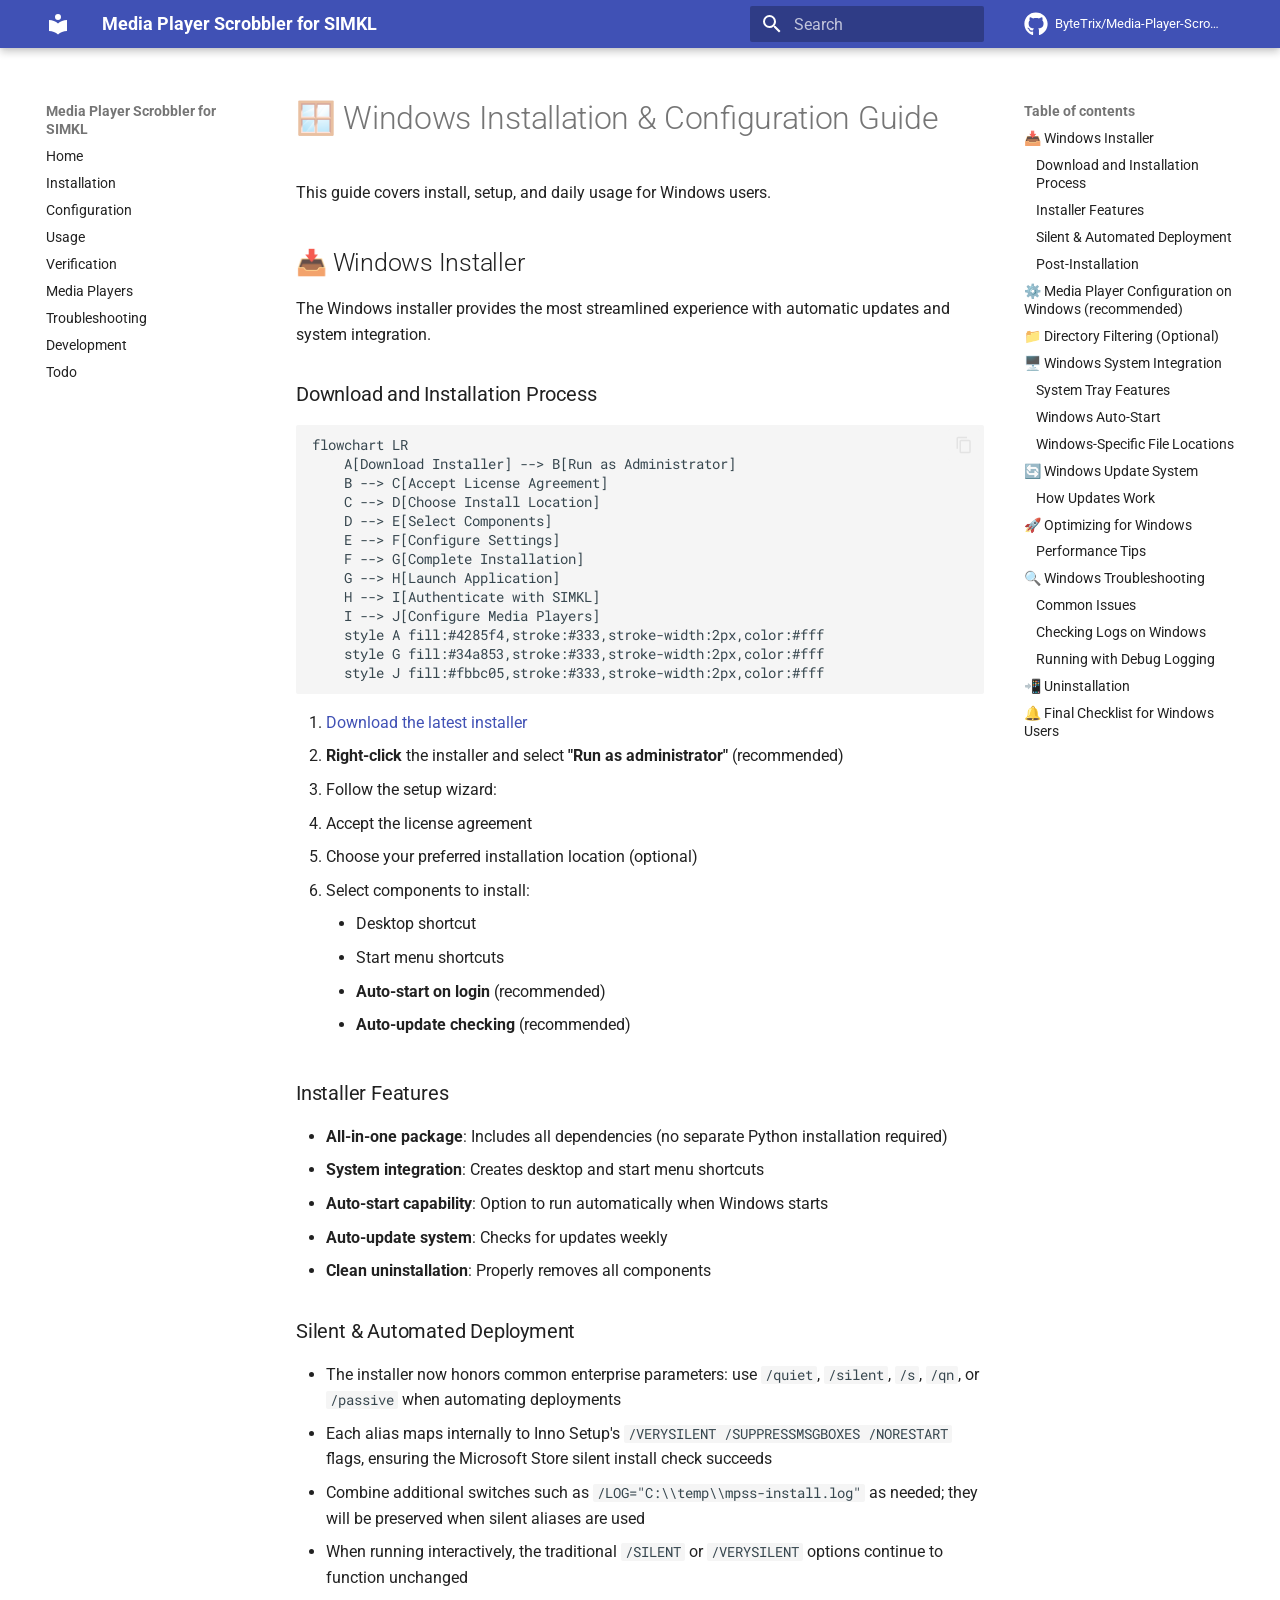
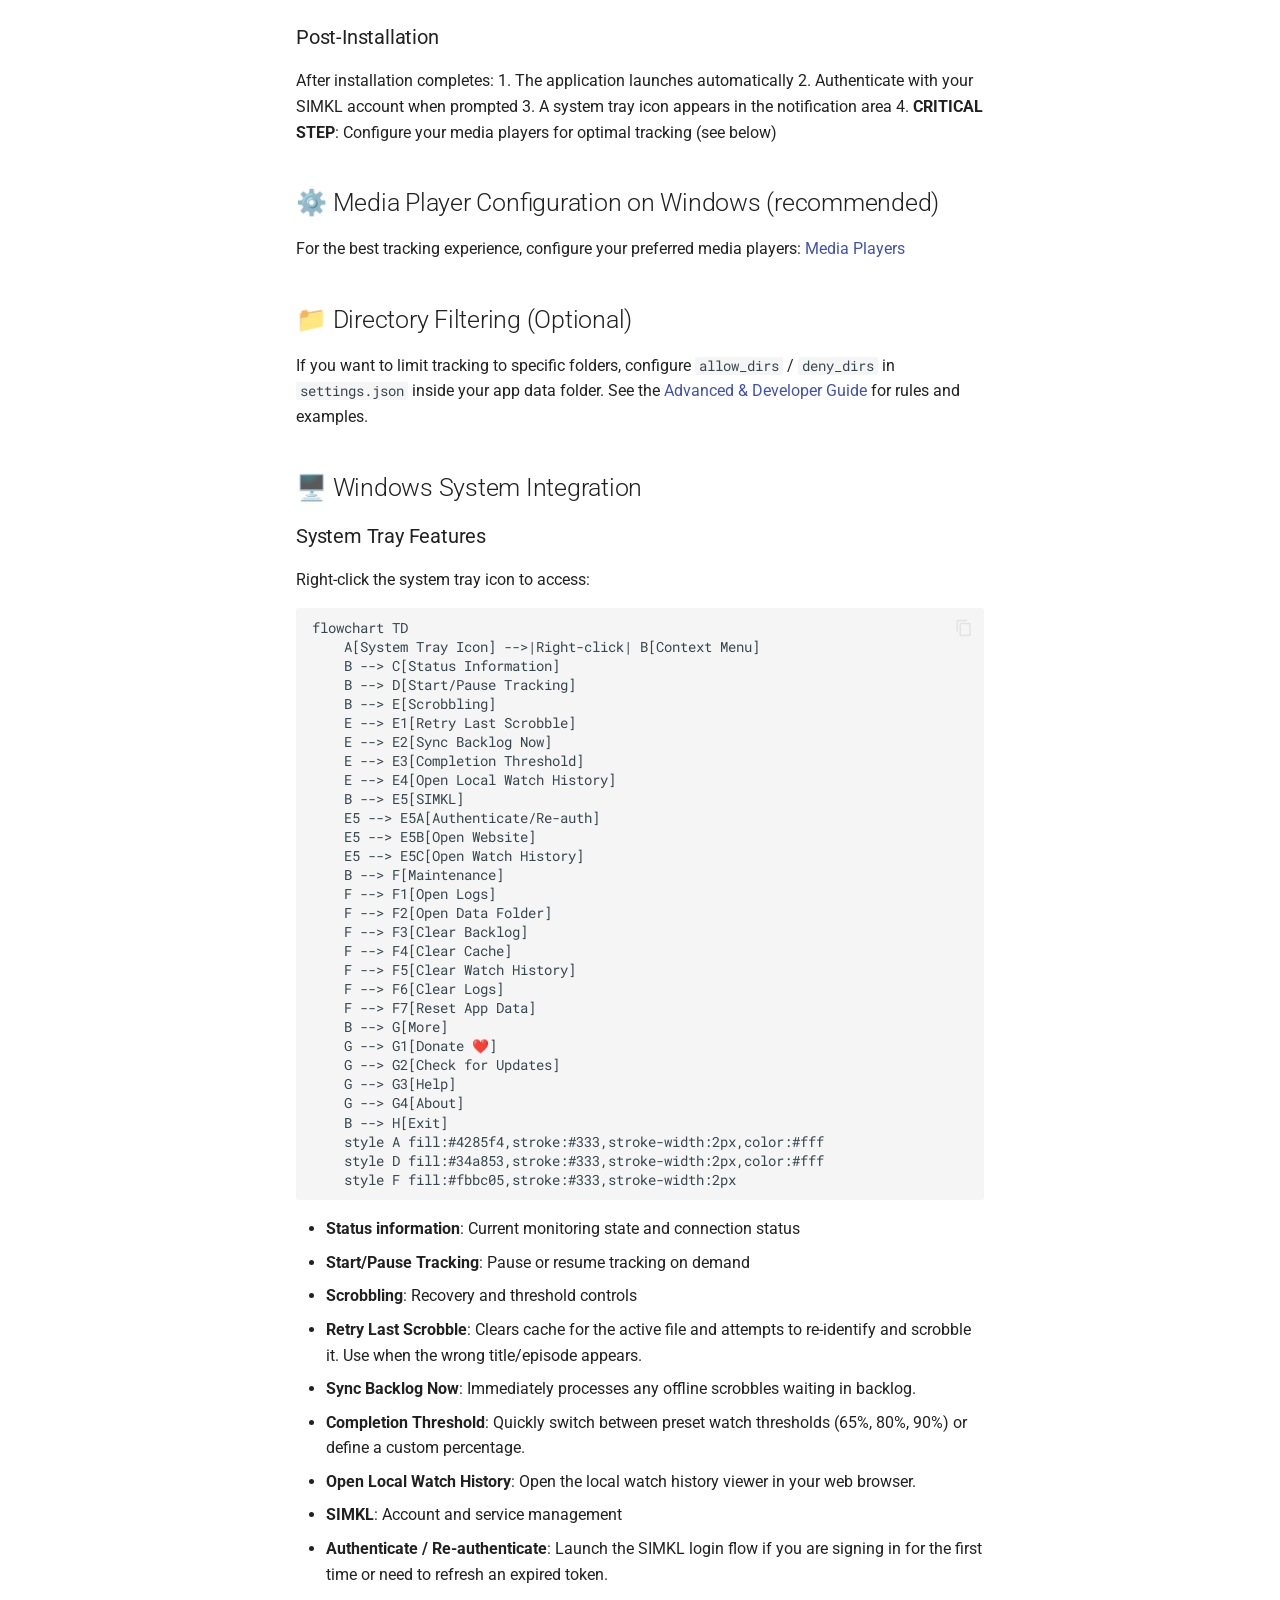
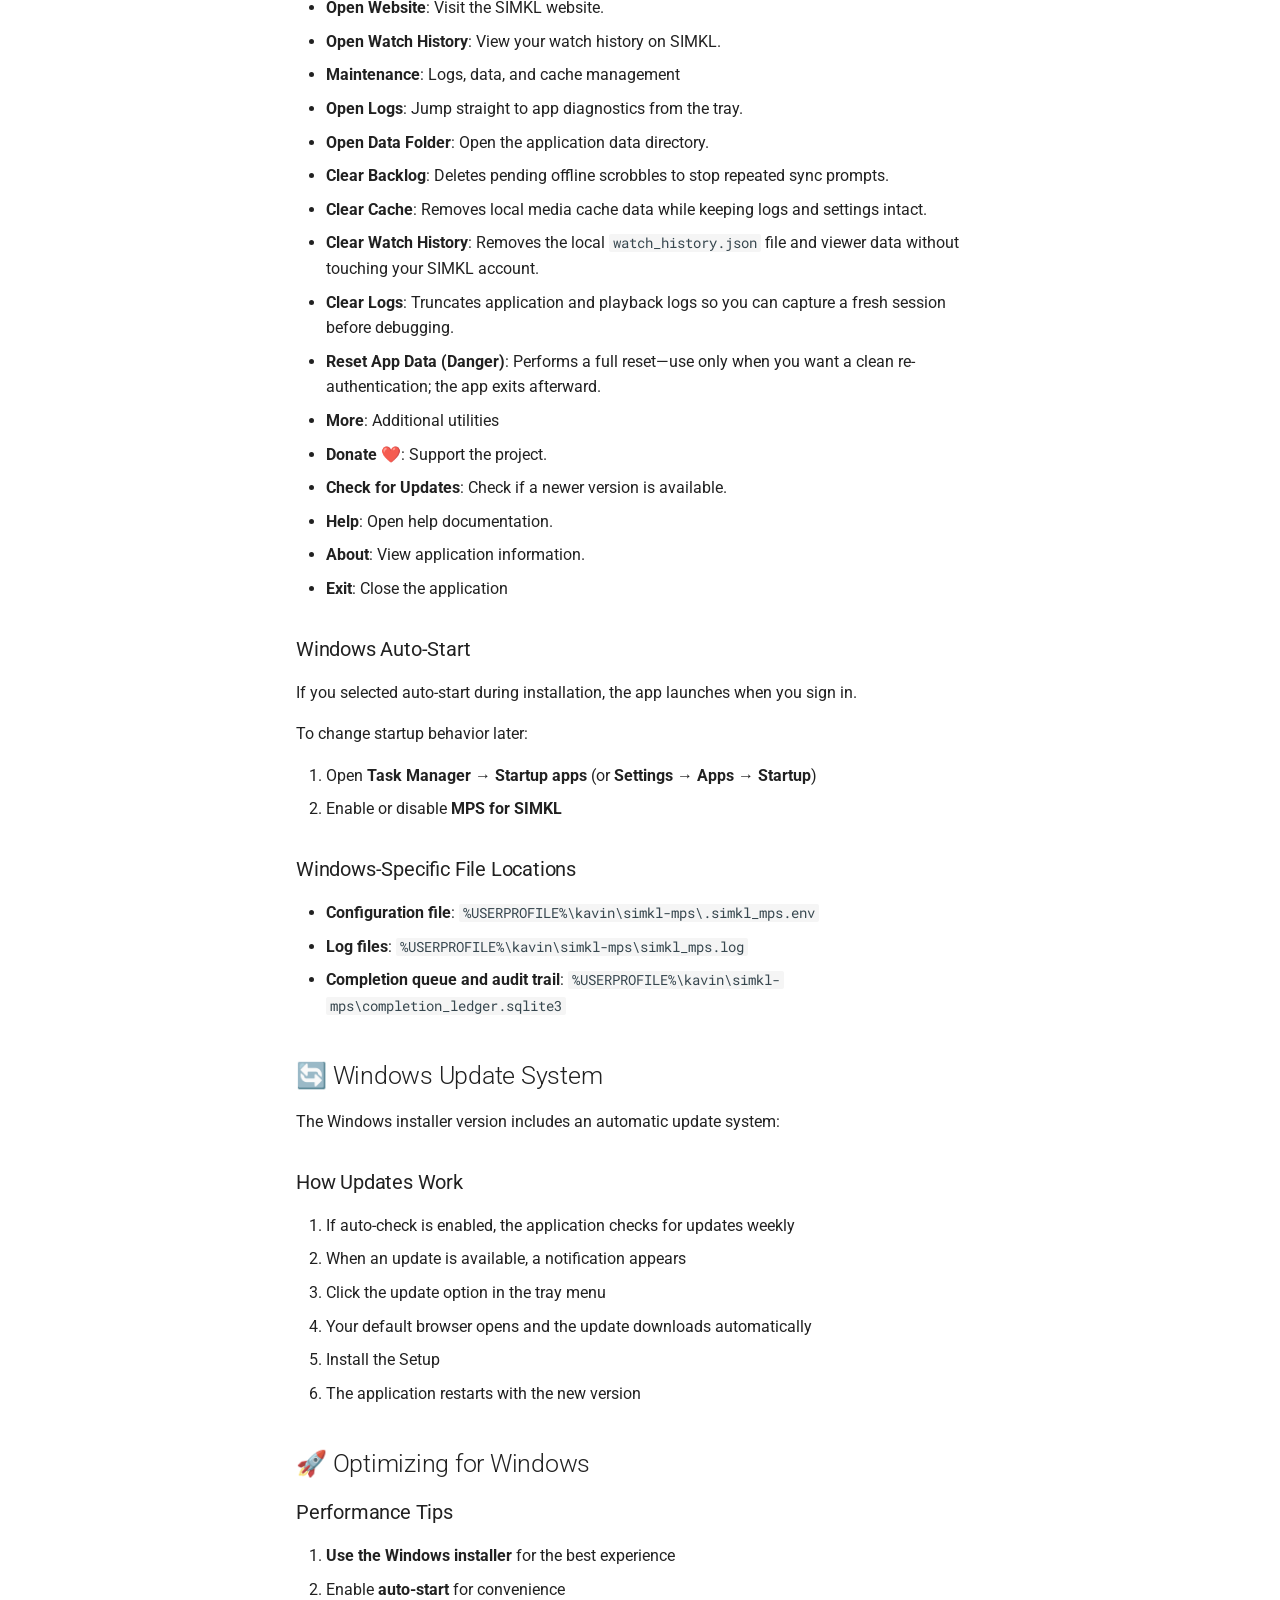
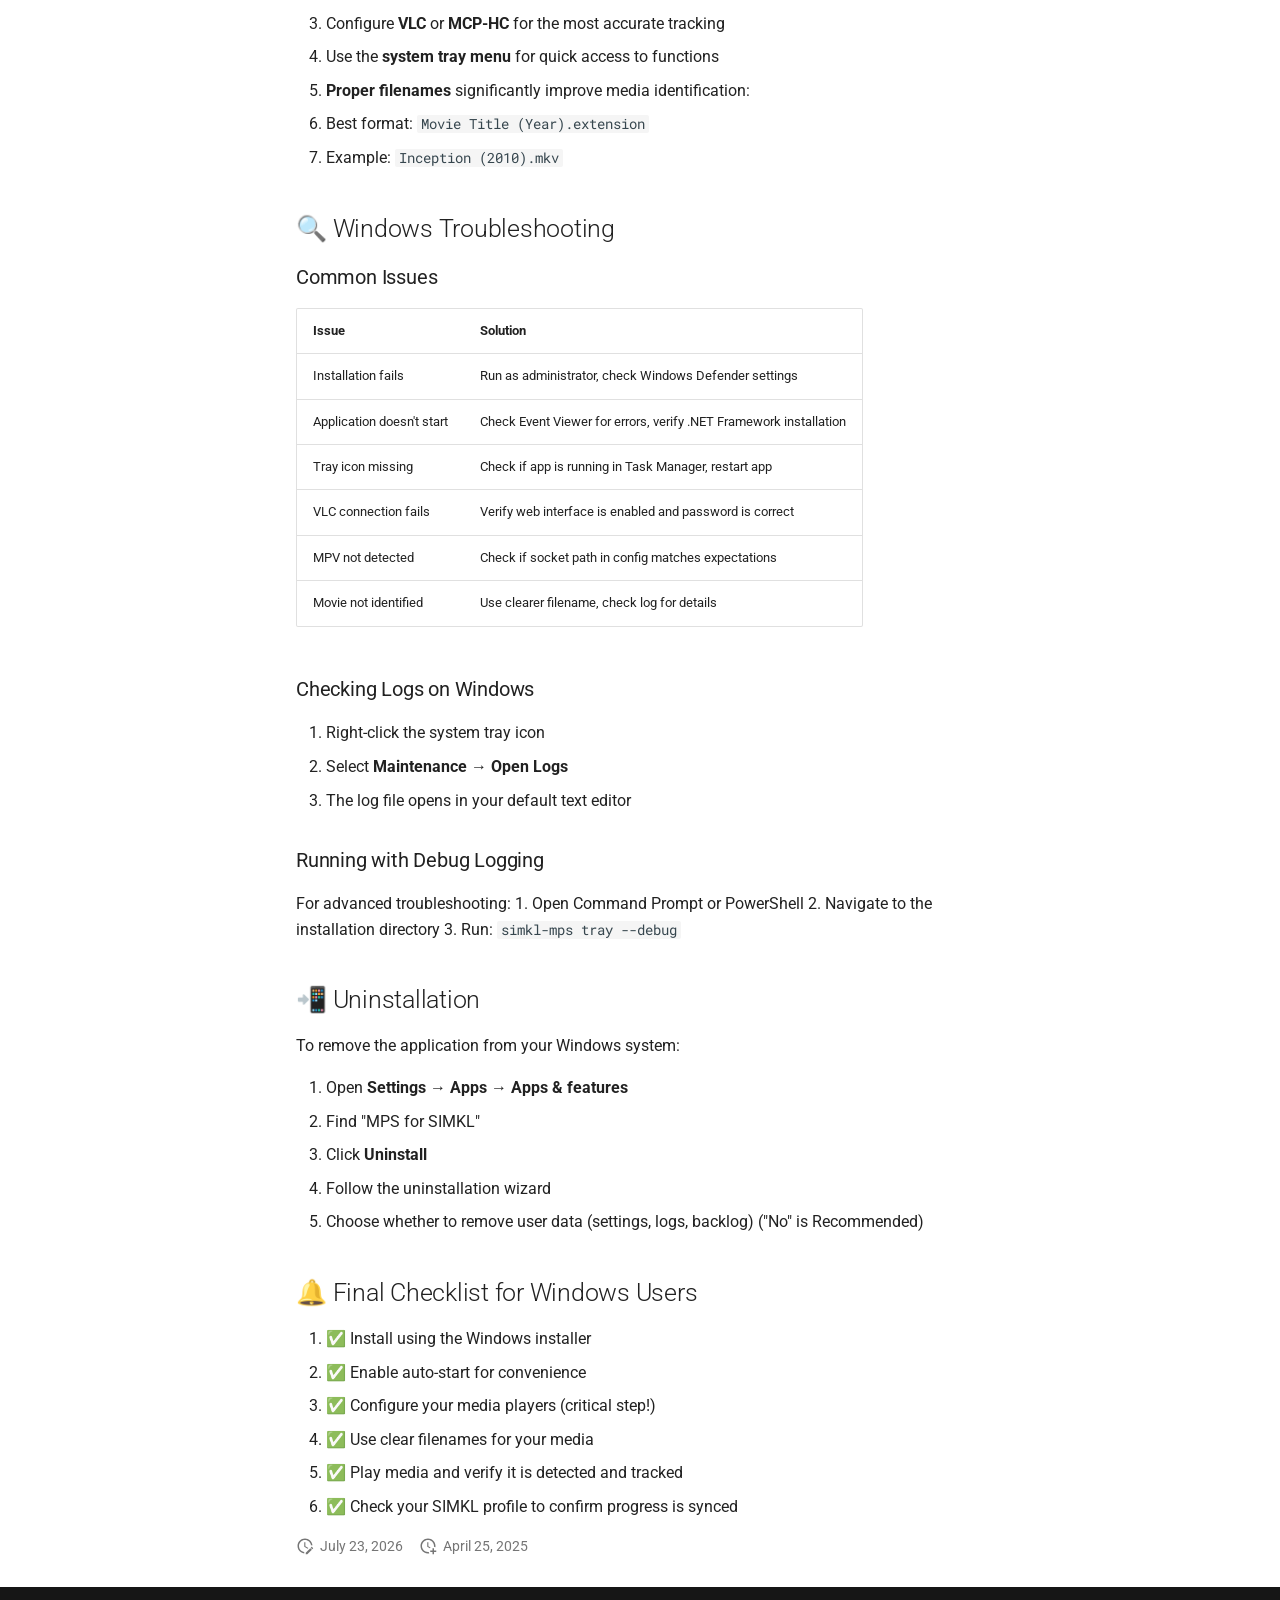
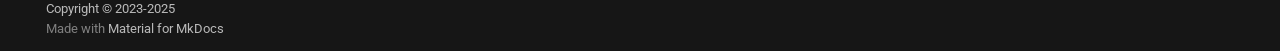
<file: windows-guide/index.html>
<!doctype html>
<html lang="en" class="no-js">
  <head>
    
      <meta charset="utf-8">
      <meta name="viewport" content="width=device-width,initial-scale=1">
      
        <meta name="description" content="Automatic Movie Scrobbler for Simkl">
      
      
      
        <link rel="canonical" href="https://bytetrix.github.io/media-player-scrobbler-for-simkl/windows-guide/">
      
      
      
      
        
      
      
      <link rel="icon" href="../assets/images/favicon.png">
      <meta name="generator" content="mkdocs-1.6.1, mkdocs-material-9.7.7">
    
    
      
        <title>🪟 Windows Installation & Configuration Guide - Media Player Scrobbler for SIMKL</title>
      
    
    
      <link rel="stylesheet" href="../assets/stylesheets/main.ec1eaa64.min.css">
      
        
        <link rel="stylesheet" href="../assets/stylesheets/palette.ab4e12ef.min.css">
      
      


    
    
      
    
    
      
        
        
        <link rel="preconnect" href="https://fonts.gstatic.com" crossorigin>
        <link rel="stylesheet" href="https://fonts.googleapis.com/css?family=Roboto:300,300i,400,400i,700,700i%7CRoboto+Mono:400,400i,700,700i&display=fallback">
        <style>:root{--md-text-font:"Roboto";--md-code-font:"Roboto Mono"}</style>
      
    
    
    <script>__md_scope=new URL("..",location),__md_hash=e=>[...e].reduce(((e,_)=>(e<<5)-e+_.charCodeAt(0)),0),__md_get=(e,_=localStorage,t=__md_scope)=>JSON.parse(_.getItem(t.pathname+"."+e)),__md_set=(e,_,t=localStorage,a=__md_scope)=>{try{t.setItem(a.pathname+"."+e,JSON.stringify(_))}catch(e){}}</script>
    
      

    
    
  </head>
  
  
    
    
    
    
    
    <body dir="ltr" data-md-color-scheme="default" data-md-color-primary="indigo" data-md-color-accent="indigo">
  
    
    <input class="md-toggle" data-md-toggle="drawer" type="checkbox" id="__drawer" autocomplete="off">
    <input class="md-toggle" data-md-toggle="search" type="checkbox" id="__search" autocomplete="off">
    <label class="md-overlay" for="__drawer"></label>
    <div data-md-component="skip">
      
        
        <a href="#windows-installation-configuration-guide" class="md-skip">
          Skip to content
        </a>
      
    </div>
    <div data-md-component="announce">
      
    </div>
    
    
      

  

<header class="md-header md-header--shadow" data-md-component="header">
  <nav class="md-header__inner md-grid" aria-label="Header">
    <a href=".." title="Media Player Scrobbler for SIMKL" class="md-header__button md-logo" aria-label="Media Player Scrobbler for SIMKL" data-md-component="logo">
      
  
  <svg xmlns="http://www.w3.org/2000/svg" viewBox="0 0 24 24"><path d="M12 8a3 3 0 0 0 3-3 3 3 0 0 0-3-3 3 3 0 0 0-3 3 3 3 0 0 0 3 3m0 3.54C9.64 9.35 6.5 8 3 8v11c3.5 0 6.64 1.35 9 3.54 2.36-2.19 5.5-3.54 9-3.54V8c-3.5 0-6.64 1.35-9 3.54"/></svg>

    </a>
    <label class="md-header__button md-icon" for="__drawer">
      
      <svg xmlns="http://www.w3.org/2000/svg" viewBox="0 0 24 24"><path d="M3 6h18v2H3zm0 5h18v2H3zm0 5h18v2H3z"/></svg>
    </label>
    <div class="md-header__title" data-md-component="header-title">
      <div class="md-header__ellipsis">
        <div class="md-header__topic">
          <span class="md-ellipsis">
            Media Player Scrobbler for SIMKL
          </span>
        </div>
        <div class="md-header__topic" data-md-component="header-topic">
          <span class="md-ellipsis">
            
              🪟 Windows Installation &amp; Configuration Guide
            
          </span>
        </div>
      </div>
    </div>
    
      
    
    
    
    
      
      
        <label class="md-header__button md-icon" for="__search">
          
          <svg xmlns="http://www.w3.org/2000/svg" viewBox="0 0 24 24"><path d="M9.5 3A6.5 6.5 0 0 1 16 9.5c0 1.61-.59 3.09-1.56 4.23l.27.27h.79l5 5-1.5 1.5-5-5v-.79l-.27-.27A6.52 6.52 0 0 1 9.5 16 6.5 6.5 0 0 1 3 9.5 6.5 6.5 0 0 1 9.5 3m0 2C7 5 5 7 5 9.5S7 14 9.5 14 14 12 14 9.5 12 5 9.5 5"/></svg>
        </label>
        <div class="md-search" data-md-component="search" role="dialog">
  <label class="md-search__overlay" for="__search"></label>
  <div class="md-search__inner" role="search">
    <form class="md-search__form" name="search">
      <input type="text" class="md-search__input" name="query" aria-label="Search" placeholder="Search" autocapitalize="off" autocorrect="off" autocomplete="off" spellcheck="false" data-md-component="search-query" required>
      <label class="md-search__icon md-icon" for="__search">
        
        <svg xmlns="http://www.w3.org/2000/svg" viewBox="0 0 24 24"><path d="M9.5 3A6.5 6.5 0 0 1 16 9.5c0 1.61-.59 3.09-1.56 4.23l.27.27h.79l5 5-1.5 1.5-5-5v-.79l-.27-.27A6.52 6.52 0 0 1 9.5 16 6.5 6.5 0 0 1 3 9.5 6.5 6.5 0 0 1 9.5 3m0 2C7 5 5 7 5 9.5S7 14 9.5 14 14 12 14 9.5 12 5 9.5 5"/></svg>
        
        <svg xmlns="http://www.w3.org/2000/svg" viewBox="0 0 24 24"><path d="M20 11v2H8l5.5 5.5-1.42 1.42L4.16 12l7.92-7.92L13.5 5.5 8 11z"/></svg>
      </label>
      <nav class="md-search__options" aria-label="Search">
        
        <button type="reset" class="md-search__icon md-icon" title="Clear" aria-label="Clear" tabindex="-1">
          
          <svg xmlns="http://www.w3.org/2000/svg" viewBox="0 0 24 24"><path d="M19 6.41 17.59 5 12 10.59 6.41 5 5 6.41 10.59 12 5 17.59 6.41 19 12 13.41 17.59 19 19 17.59 13.41 12z"/></svg>
        </button>
      </nav>
      
    </form>
    <div class="md-search__output">
      <div class="md-search__scrollwrap" tabindex="0" data-md-scrollfix>
        <div class="md-search-result" data-md-component="search-result">
          <div class="md-search-result__meta">
            Initializing search
          </div>
          <ol class="md-search-result__list" role="presentation"></ol>
        </div>
      </div>
    </div>
  </div>
</div>
      
    
    
      <div class="md-header__source">
        <a href="https://github.com/ByteTrix/Media-Player-Scrobbler-for-Simkl" title="Go to repository" class="md-source" data-md-component="source">
  <div class="md-source__icon md-icon">
    
    <svg xmlns="http://www.w3.org/2000/svg" viewBox="0 0 512 512"><!--! Font Awesome Free 7.1.0 by @fontawesome - https://fontawesome.com License - https://fontawesome.com/license/free (Icons: CC BY 4.0, Fonts: SIL OFL 1.1, Code: MIT License) Copyright 2025 Fonticons, Inc.--><path d="M173.9 397.4c0 2-2.3 3.6-5.2 3.6-3.3.3-5.6-1.3-5.6-3.6 0-2 2.3-3.6 5.2-3.6 3-.3 5.6 1.3 5.6 3.6m-31.1-4.5c-.7 2 1.3 4.3 4.3 4.9 2.6 1 5.6 0 6.2-2s-1.3-4.3-4.3-5.2c-2.6-.7-5.5.3-6.2 2.3m44.2-1.7c-2.9.7-4.9 2.6-4.6 4.9.3 2 2.9 3.3 5.9 2.6 2.9-.7 4.9-2.6 4.6-4.6-.3-1.9-3-3.2-5.9-2.9M252.8 8C114.1 8 8 113.3 8 252c0 110.9 69.8 205.8 169.5 239.2 12.8 2.3 17.3-5.6 17.3-12.1 0-6.2-.3-40.4-.3-61.4 0 0-70 15-84.7-29.8 0 0-11.4-29.1-27.8-36.6 0 0-22.9-15.7 1.6-15.4 0 0 24.9 2 38.6 25.8 21.9 38.6 58.6 27.5 72.9 20.9 2.3-16 8.8-27.1 16-33.7-55.9-6.2-112.3-14.3-112.3-110.5 0-27.5 7.6-41.3 23.6-58.9-2.6-6.5-11.1-33.3 2.6-67.9 20.9-6.5 69 27 69 27 20-5.6 41.5-8.5 62.8-8.5s42.8 2.9 62.8 8.5c0 0 48.1-33.6 69-27 13.7 34.7 5.2 61.4 2.6 67.9 16 17.7 25.8 31.5 25.8 58.9 0 96.5-58.9 104.2-114.8 110.5 9.2 7.9 17 22.9 17 46.4 0 33.7-.3 75.4-.3 83.6 0 6.5 4.6 14.4 17.3 12.1C436.2 457.8 504 362.9 504 252 504 113.3 391.5 8 252.8 8M105.2 352.9c-1.3 1-1 3.3.7 5.2 1.6 1.6 3.9 2.3 5.2 1 1.3-1 1-3.3-.7-5.2-1.6-1.6-3.9-2.3-5.2-1m-10.8-8.1c-.7 1.3.3 2.9 2.3 3.9 1.6 1 3.6.7 4.3-.7.7-1.3-.3-2.9-2.3-3.9-2-.6-3.6-.3-4.3.7m32.4 35.6c-1.6 1.3-1 4.3 1.3 6.2 2.3 2.3 5.2 2.6 6.5 1 1.3-1.3.7-4.3-1.3-6.2-2.2-2.3-5.2-2.6-6.5-1m-11.4-14.7c-1.6 1-1.6 3.6 0 5.9s4.3 3.3 5.6 2.3c1.6-1.3 1.6-3.9 0-6.2-1.4-2.3-4-3.3-5.6-2"/></svg>
  </div>
  <div class="md-source__repository">
    ByteTrix/Media-Player-Scrobbler-for-Simkl
  </div>
</a>
      </div>
    
  </nav>
  
</header>
    
    <div class="md-container" data-md-component="container">
      
      
        
          
        
      
      <main class="md-main" data-md-component="main">
        <div class="md-main__inner md-grid">
          
            
              
              <div class="md-sidebar md-sidebar--primary" data-md-component="sidebar" data-md-type="navigation" >
                <div class="md-sidebar__scrollwrap">
                  <div class="md-sidebar__inner">
                    



<nav class="md-nav md-nav--primary" aria-label="Navigation" data-md-level="0">
  <label class="md-nav__title" for="__drawer">
    <a href=".." title="Media Player Scrobbler for SIMKL" class="md-nav__button md-logo" aria-label="Media Player Scrobbler for SIMKL" data-md-component="logo">
      
  
  <svg xmlns="http://www.w3.org/2000/svg" viewBox="0 0 24 24"><path d="M12 8a3 3 0 0 0 3-3 3 3 0 0 0-3-3 3 3 0 0 0-3 3 3 3 0 0 0 3 3m0 3.54C9.64 9.35 6.5 8 3 8v11c3.5 0 6.64 1.35 9 3.54 2.36-2.19 5.5-3.54 9-3.54V8c-3.5 0-6.64 1.35-9 3.54"/></svg>

    </a>
    Media Player Scrobbler for SIMKL
  </label>
  
    <div class="md-nav__source">
      <a href="https://github.com/ByteTrix/Media-Player-Scrobbler-for-Simkl" title="Go to repository" class="md-source" data-md-component="source">
  <div class="md-source__icon md-icon">
    
    <svg xmlns="http://www.w3.org/2000/svg" viewBox="0 0 512 512"><!--! Font Awesome Free 7.1.0 by @fontawesome - https://fontawesome.com License - https://fontawesome.com/license/free (Icons: CC BY 4.0, Fonts: SIL OFL 1.1, Code: MIT License) Copyright 2025 Fonticons, Inc.--><path d="M173.9 397.4c0 2-2.3 3.6-5.2 3.6-3.3.3-5.6-1.3-5.6-3.6 0-2 2.3-3.6 5.2-3.6 3-.3 5.6 1.3 5.6 3.6m-31.1-4.5c-.7 2 1.3 4.3 4.3 4.9 2.6 1 5.6 0 6.2-2s-1.3-4.3-4.3-5.2c-2.6-.7-5.5.3-6.2 2.3m44.2-1.7c-2.9.7-4.9 2.6-4.6 4.9.3 2 2.9 3.3 5.9 2.6 2.9-.7 4.9-2.6 4.6-4.6-.3-1.9-3-3.2-5.9-2.9M252.8 8C114.1 8 8 113.3 8 252c0 110.9 69.8 205.8 169.5 239.2 12.8 2.3 17.3-5.6 17.3-12.1 0-6.2-.3-40.4-.3-61.4 0 0-70 15-84.7-29.8 0 0-11.4-29.1-27.8-36.6 0 0-22.9-15.7 1.6-15.4 0 0 24.9 2 38.6 25.8 21.9 38.6 58.6 27.5 72.9 20.9 2.3-16 8.8-27.1 16-33.7-55.9-6.2-112.3-14.3-112.3-110.5 0-27.5 7.6-41.3 23.6-58.9-2.6-6.5-11.1-33.3 2.6-67.9 20.9-6.5 69 27 69 27 20-5.6 41.5-8.5 62.8-8.5s42.8 2.9 62.8 8.5c0 0 48.1-33.6 69-27 13.7 34.7 5.2 61.4 2.6 67.9 16 17.7 25.8 31.5 25.8 58.9 0 96.5-58.9 104.2-114.8 110.5 9.2 7.9 17 22.9 17 46.4 0 33.7-.3 75.4-.3 83.6 0 6.5 4.6 14.4 17.3 12.1C436.2 457.8 504 362.9 504 252 504 113.3 391.5 8 252.8 8M105.2 352.9c-1.3 1-1 3.3.7 5.2 1.6 1.6 3.9 2.3 5.2 1 1.3-1 1-3.3-.7-5.2-1.6-1.6-3.9-2.3-5.2-1m-10.8-8.1c-.7 1.3.3 2.9 2.3 3.9 1.6 1 3.6.7 4.3-.7.7-1.3-.3-2.9-2.3-3.9-2-.6-3.6-.3-4.3.7m32.4 35.6c-1.6 1.3-1 4.3 1.3 6.2 2.3 2.3 5.2 2.6 6.5 1 1.3-1.3.7-4.3-1.3-6.2-2.2-2.3-5.2-2.6-6.5-1m-11.4-14.7c-1.6 1-1.6 3.6 0 5.9s4.3 3.3 5.6 2.3c1.6-1.3 1.6-3.9 0-6.2-1.4-2.3-4-3.3-5.6-2"/></svg>
  </div>
  <div class="md-source__repository">
    ByteTrix/Media-Player-Scrobbler-for-Simkl
  </div>
</a>
    </div>
  
  <ul class="md-nav__list" data-md-scrollfix>
    
      
      
  
  
  
  
    <li class="md-nav__item">
      <a href=".." class="md-nav__link">
        
  
  
  <span class="md-ellipsis">
    
  
    Home
  

    
  </span>
  
  

      </a>
    </li>
  

    
      
      
  
  
  
  
    <li class="md-nav__item">
      <a href="../installation.md" class="md-nav__link">
        
  
  
  <span class="md-ellipsis">
    
  
    Installation
  

    
  </span>
  
  

      </a>
    </li>
  

    
      
      
  
  
  
  
    <li class="md-nav__item">
      <a href="../configuration/" class="md-nav__link">
        
  
  
  <span class="md-ellipsis">
    
  
    Configuration
  

    
  </span>
  
  

      </a>
    </li>
  

    
      
      
  
  
  
  
    <li class="md-nav__item">
      <a href="../usage/" class="md-nav__link">
        
  
  
  <span class="md-ellipsis">
    
  
    Usage
  

    
  </span>
  
  

      </a>
    </li>
  

    
      
      
  
  
  
  
    <li class="md-nav__item">
      <a href="../verify.md" class="md-nav__link">
        
  
  
  <span class="md-ellipsis">
    
  
    Verification
  

    
  </span>
  
  

      </a>
    </li>
  

    
      
      
  
  
  
  
    <li class="md-nav__item">
      <a href="../media-players/" class="md-nav__link">
        
  
  
  <span class="md-ellipsis">
    
  
    Media Players
  

    
  </span>
  
  

      </a>
    </li>
  

    
      
      
  
  
  
  
    <li class="md-nav__item">
      <a href="../troubleshooting/" class="md-nav__link">
        
  
  
  <span class="md-ellipsis">
    
  
    Troubleshooting
  

    
  </span>
  
  

      </a>
    </li>
  

    
      
      
  
  
  
  
    <li class="md-nav__item">
      <a href="../development.md" class="md-nav__link">
        
  
  
  <span class="md-ellipsis">
    
  
    Development
  

    
  </span>
  
  

      </a>
    </li>
  

    
      
      
  
  
  
  
    <li class="md-nav__item">
      <a href="../todo/" class="md-nav__link">
        
  
  
  <span class="md-ellipsis">
    
  
    Todo
  

    
  </span>
  
  

      </a>
    </li>
  

    
  </ul>
</nav>
                  </div>
                </div>
              </div>
            
            
              
              <div class="md-sidebar md-sidebar--secondary" data-md-component="sidebar" data-md-type="toc" >
                <div class="md-sidebar__scrollwrap">
                  <div class="md-sidebar__inner">
                    

<nav class="md-nav md-nav--secondary" aria-label="Table of contents">
  
  
  
    
  
  
    <label class="md-nav__title" for="__toc">
      <span class="md-nav__icon md-icon"></span>
      Table of contents
    </label>
    <ul class="md-nav__list" data-md-component="toc" data-md-scrollfix>
      
        <li class="md-nav__item">
  <a href="#windows-installer" class="md-nav__link">
    <span class="md-ellipsis">
      
        📥 Windows Installer
      
    </span>
  </a>
  
    <nav class="md-nav" aria-label="📥 Windows Installer">
      <ul class="md-nav__list">
        
          <li class="md-nav__item">
  <a href="#download-and-installation-process" class="md-nav__link">
    <span class="md-ellipsis">
      
        Download and Installation Process
      
    </span>
  </a>
  
</li>
        
          <li class="md-nav__item">
  <a href="#installer-features" class="md-nav__link">
    <span class="md-ellipsis">
      
        Installer Features
      
    </span>
  </a>
  
</li>
        
          <li class="md-nav__item">
  <a href="#silent-automated-deployment" class="md-nav__link">
    <span class="md-ellipsis">
      
        Silent &amp; Automated Deployment
      
    </span>
  </a>
  
</li>
        
          <li class="md-nav__item">
  <a href="#post-installation" class="md-nav__link">
    <span class="md-ellipsis">
      
        Post-Installation
      
    </span>
  </a>
  
</li>
        
      </ul>
    </nav>
  
</li>
      
        <li class="md-nav__item">
  <a href="#media-player-configuration-on-windows-recommended" class="md-nav__link">
    <span class="md-ellipsis">
      
        ⚙️ Media Player Configuration on Windows (recommended)
      
    </span>
  </a>
  
</li>
      
        <li class="md-nav__item">
  <a href="#directory-filtering-optional" class="md-nav__link">
    <span class="md-ellipsis">
      
        📁 Directory Filtering (Optional)
      
    </span>
  </a>
  
</li>
      
        <li class="md-nav__item">
  <a href="#windows-system-integration" class="md-nav__link">
    <span class="md-ellipsis">
      
        🖥️ Windows System Integration
      
    </span>
  </a>
  
    <nav class="md-nav" aria-label="🖥️ Windows System Integration">
      <ul class="md-nav__list">
        
          <li class="md-nav__item">
  <a href="#system-tray-features" class="md-nav__link">
    <span class="md-ellipsis">
      
        System Tray Features
      
    </span>
  </a>
  
</li>
        
          <li class="md-nav__item">
  <a href="#windows-auto-start" class="md-nav__link">
    <span class="md-ellipsis">
      
        Windows Auto-Start
      
    </span>
  </a>
  
</li>
        
          <li class="md-nav__item">
  <a href="#windows-specific-file-locations" class="md-nav__link">
    <span class="md-ellipsis">
      
        Windows-Specific File Locations
      
    </span>
  </a>
  
</li>
        
      </ul>
    </nav>
  
</li>
      
        <li class="md-nav__item">
  <a href="#windows-update-system" class="md-nav__link">
    <span class="md-ellipsis">
      
        🔄 Windows Update System
      
    </span>
  </a>
  
    <nav class="md-nav" aria-label="🔄 Windows Update System">
      <ul class="md-nav__list">
        
          <li class="md-nav__item">
  <a href="#how-updates-work" class="md-nav__link">
    <span class="md-ellipsis">
      
        How Updates Work
      
    </span>
  </a>
  
</li>
        
      </ul>
    </nav>
  
</li>
      
        <li class="md-nav__item">
  <a href="#optimizing-for-windows" class="md-nav__link">
    <span class="md-ellipsis">
      
        🚀 Optimizing for Windows
      
    </span>
  </a>
  
    <nav class="md-nav" aria-label="🚀 Optimizing for Windows">
      <ul class="md-nav__list">
        
          <li class="md-nav__item">
  <a href="#performance-tips" class="md-nav__link">
    <span class="md-ellipsis">
      
        Performance Tips
      
    </span>
  </a>
  
</li>
        
      </ul>
    </nav>
  
</li>
      
        <li class="md-nav__item">
  <a href="#windows-troubleshooting" class="md-nav__link">
    <span class="md-ellipsis">
      
        🔍 Windows Troubleshooting
      
    </span>
  </a>
  
    <nav class="md-nav" aria-label="🔍 Windows Troubleshooting">
      <ul class="md-nav__list">
        
          <li class="md-nav__item">
  <a href="#common-issues" class="md-nav__link">
    <span class="md-ellipsis">
      
        Common Issues
      
    </span>
  </a>
  
</li>
        
          <li class="md-nav__item">
  <a href="#checking-logs-on-windows" class="md-nav__link">
    <span class="md-ellipsis">
      
        Checking Logs on Windows
      
    </span>
  </a>
  
</li>
        
          <li class="md-nav__item">
  <a href="#running-with-debug-logging" class="md-nav__link">
    <span class="md-ellipsis">
      
        Running with Debug Logging
      
    </span>
  </a>
  
</li>
        
      </ul>
    </nav>
  
</li>
      
        <li class="md-nav__item">
  <a href="#uninstallation" class="md-nav__link">
    <span class="md-ellipsis">
      
        📲 Uninstallation
      
    </span>
  </a>
  
</li>
      
        <li class="md-nav__item">
  <a href="#final-checklist-for-windows-users" class="md-nav__link">
    <span class="md-ellipsis">
      
        🔔 Final Checklist for Windows Users
      
    </span>
  </a>
  
</li>
      
    </ul>
  
</nav>
                  </div>
                </div>
              </div>
            
          
          
            <div class="md-content" data-md-component="content">
              
              <article class="md-content__inner md-typeset">
                
                  


  
  


<h1 id="windows-installation-configuration-guide">🪟 Windows Installation &amp; Configuration Guide<a class="headerlink" href="#windows-installation-configuration-guide" title="Permanent link">&para;</a></h1>
<p>This guide covers install, setup, and daily usage for Windows users.</p>
<h2 id="windows-installer">📥 Windows Installer<a class="headerlink" href="#windows-installer" title="Permanent link">&para;</a></h2>
<p>The Windows installer provides the most streamlined experience with automatic updates and system integration.</p>
<h3 id="download-and-installation-process">Download and Installation Process<a class="headerlink" href="#download-and-installation-process" title="Permanent link">&para;</a></h3>
<div class="highlight"><pre><span></span><code><a id="__codelineno-0-1" name="__codelineno-0-1" href="#__codelineno-0-1"></a>flowchart LR
<a id="__codelineno-0-2" name="__codelineno-0-2" href="#__codelineno-0-2"></a>    A[Download Installer] --&gt; B[Run as Administrator]
<a id="__codelineno-0-3" name="__codelineno-0-3" href="#__codelineno-0-3"></a>    B --&gt; C[Accept License Agreement]
<a id="__codelineno-0-4" name="__codelineno-0-4" href="#__codelineno-0-4"></a>    C --&gt; D[Choose Install Location]
<a id="__codelineno-0-5" name="__codelineno-0-5" href="#__codelineno-0-5"></a>    D --&gt; E[Select Components]
<a id="__codelineno-0-6" name="__codelineno-0-6" href="#__codelineno-0-6"></a>    E --&gt; F[Configure Settings]
<a id="__codelineno-0-7" name="__codelineno-0-7" href="#__codelineno-0-7"></a>    F --&gt; G[Complete Installation]
<a id="__codelineno-0-8" name="__codelineno-0-8" href="#__codelineno-0-8"></a>    G --&gt; H[Launch Application]
<a id="__codelineno-0-9" name="__codelineno-0-9" href="#__codelineno-0-9"></a>    H --&gt; I[Authenticate with SIMKL]
<a id="__codelineno-0-10" name="__codelineno-0-10" href="#__codelineno-0-10"></a>    I --&gt; J[Configure Media Players]
<a id="__codelineno-0-11" name="__codelineno-0-11" href="#__codelineno-0-11"></a>    style A fill:#4285f4,stroke:#333,stroke-width:2px,color:#fff
<a id="__codelineno-0-12" name="__codelineno-0-12" href="#__codelineno-0-12"></a>    style G fill:#34a853,stroke:#333,stroke-width:2px,color:#fff
<a id="__codelineno-0-13" name="__codelineno-0-13" href="#__codelineno-0-13"></a>    style J fill:#fbbc05,stroke:#333,stroke-width:2px,color:#fff
</code></pre></div>
<ol>
<li><a href="https://github.com/roko-tech/Media-Player-Scrobbler-for-Simkl/releases/latest">Download the latest installer</a></li>
<li><strong>Right-click</strong> the installer and select <strong>"Run as administrator"</strong> (recommended)</li>
<li>Follow the setup wizard:</li>
<li>Accept the license agreement</li>
<li>Choose your preferred installation location (optional)</li>
<li>Select components to install:<ul>
<li>Desktop shortcut</li>
<li>Start menu shortcuts</li>
<li><strong>Auto-start on login</strong> (recommended)</li>
<li><strong>Auto-update checking</strong> (recommended)</li>
</ul>
</li>
</ol>
<h3 id="installer-features">Installer Features<a class="headerlink" href="#installer-features" title="Permanent link">&para;</a></h3>
<ul>
<li><strong>All-in-one package</strong>: Includes all dependencies (no separate Python installation required)</li>
<li><strong>System integration</strong>: Creates desktop and start menu shortcuts</li>
<li><strong>Auto-start capability</strong>: Option to run automatically when Windows starts</li>
<li><strong>Auto-update system</strong>: Checks for updates weekly</li>
<li><strong>Clean uninstallation</strong>: Properly removes all components</li>
</ul>
<h3 id="silent-automated-deployment">Silent &amp; Automated Deployment<a class="headerlink" href="#silent-automated-deployment" title="Permanent link">&para;</a></h3>
<ul>
<li>The installer now honors common enterprise parameters: use <code>/quiet</code>, <code>/silent</code>, <code>/s</code>, <code>/qn</code>, or <code>/passive</code> when automating deployments</li>
<li>Each alias maps internally to Inno Setup's <code>/VERYSILENT /SUPPRESSMSGBOXES /NORESTART</code> flags, ensuring the Microsoft Store silent install check succeeds</li>
<li>Combine additional switches such as <code>/LOG="C:\\temp\\mpss-install.log"</code> as needed; they will be preserved when silent aliases are used</li>
<li>When running interactively, the traditional <code>/SILENT</code> or <code>/VERYSILENT</code> options continue to function unchanged</li>
</ul>
<h3 id="post-installation">Post-Installation<a class="headerlink" href="#post-installation" title="Permanent link">&para;</a></h3>
<p>After installation completes:
1. The application launches automatically
2. Authenticate with your SIMKL account when prompted
3. A system tray icon appears in the notification area
4. <strong>CRITICAL STEP</strong>: Configure your media players for optimal tracking (see below)</p>
<h2 id="media-player-configuration-on-windows-recommended">⚙️ Media Player Configuration on Windows (recommended)<a class="headerlink" href="#media-player-configuration-on-windows-recommended" title="Permanent link">&para;</a></h2>
<p>For the best tracking experience, configure your preferred media players:
<a href="../media-players/">Media Players</a></p>
<h2 id="directory-filtering-optional">📁 Directory Filtering (Optional)<a class="headerlink" href="#directory-filtering-optional" title="Permanent link">&para;</a></h2>
<p>If you want to limit tracking to specific folders, configure <code>allow_dirs</code> / <code>deny_dirs</code> in <code>settings.json</code> inside your app data folder. See the <a href="../configuration/">Advanced &amp; Developer Guide</a> for rules and examples.</p>
<h2 id="windows-system-integration">🖥️ Windows System Integration<a class="headerlink" href="#windows-system-integration" title="Permanent link">&para;</a></h2>
<h3 id="system-tray-features">System Tray Features<a class="headerlink" href="#system-tray-features" title="Permanent link">&para;</a></h3>
<p>Right-click the system tray icon to access:</p>
<div class="highlight"><pre><span></span><code><a id="__codelineno-1-1" name="__codelineno-1-1" href="#__codelineno-1-1"></a>flowchart TD
<a id="__codelineno-1-2" name="__codelineno-1-2" href="#__codelineno-1-2"></a>    A[System Tray Icon] --&gt;|Right-click| B[Context Menu]
<a id="__codelineno-1-3" name="__codelineno-1-3" href="#__codelineno-1-3"></a>    B --&gt; C[Status Information]
<a id="__codelineno-1-4" name="__codelineno-1-4" href="#__codelineno-1-4"></a>    B --&gt; D[Start/Pause Tracking]
<a id="__codelineno-1-5" name="__codelineno-1-5" href="#__codelineno-1-5"></a>    B --&gt; E[Scrobbling]
<a id="__codelineno-1-6" name="__codelineno-1-6" href="#__codelineno-1-6"></a>    E --&gt; E1[Retry Last Scrobble]
<a id="__codelineno-1-7" name="__codelineno-1-7" href="#__codelineno-1-7"></a>    E --&gt; E2[Sync Backlog Now]
<a id="__codelineno-1-8" name="__codelineno-1-8" href="#__codelineno-1-8"></a>    E --&gt; E3[Completion Threshold]
<a id="__codelineno-1-9" name="__codelineno-1-9" href="#__codelineno-1-9"></a>    E --&gt; E4[Open Local Watch History]
<a id="__codelineno-1-10" name="__codelineno-1-10" href="#__codelineno-1-10"></a>    B --&gt; E5[SIMKL]
<a id="__codelineno-1-11" name="__codelineno-1-11" href="#__codelineno-1-11"></a>    E5 --&gt; E5A[Authenticate/Re-auth]
<a id="__codelineno-1-12" name="__codelineno-1-12" href="#__codelineno-1-12"></a>    E5 --&gt; E5B[Open Website]
<a id="__codelineno-1-13" name="__codelineno-1-13" href="#__codelineno-1-13"></a>    E5 --&gt; E5C[Open Watch History]
<a id="__codelineno-1-14" name="__codelineno-1-14" href="#__codelineno-1-14"></a>    B --&gt; F[Maintenance]
<a id="__codelineno-1-15" name="__codelineno-1-15" href="#__codelineno-1-15"></a>    F --&gt; F1[Open Logs]
<a id="__codelineno-1-16" name="__codelineno-1-16" href="#__codelineno-1-16"></a>    F --&gt; F2[Open Data Folder]
<a id="__codelineno-1-17" name="__codelineno-1-17" href="#__codelineno-1-17"></a>    F --&gt; F3[Clear Backlog]
<a id="__codelineno-1-18" name="__codelineno-1-18" href="#__codelineno-1-18"></a>    F --&gt; F4[Clear Cache]
<a id="__codelineno-1-19" name="__codelineno-1-19" href="#__codelineno-1-19"></a>    F --&gt; F5[Clear Watch History]
<a id="__codelineno-1-20" name="__codelineno-1-20" href="#__codelineno-1-20"></a>    F --&gt; F6[Clear Logs]
<a id="__codelineno-1-21" name="__codelineno-1-21" href="#__codelineno-1-21"></a>    F --&gt; F7[Reset App Data]
<a id="__codelineno-1-22" name="__codelineno-1-22" href="#__codelineno-1-22"></a>    B --&gt; G[More]
<a id="__codelineno-1-23" name="__codelineno-1-23" href="#__codelineno-1-23"></a>    G --&gt; G1[Donate ❤️]
<a id="__codelineno-1-24" name="__codelineno-1-24" href="#__codelineno-1-24"></a>    G --&gt; G2[Check for Updates]
<a id="__codelineno-1-25" name="__codelineno-1-25" href="#__codelineno-1-25"></a>    G --&gt; G3[Help]
<a id="__codelineno-1-26" name="__codelineno-1-26" href="#__codelineno-1-26"></a>    G --&gt; G4[About]
<a id="__codelineno-1-27" name="__codelineno-1-27" href="#__codelineno-1-27"></a>    B --&gt; H[Exit]
<a id="__codelineno-1-28" name="__codelineno-1-28" href="#__codelineno-1-28"></a>    style A fill:#4285f4,stroke:#333,stroke-width:2px,color:#fff
<a id="__codelineno-1-29" name="__codelineno-1-29" href="#__codelineno-1-29"></a>    style D fill:#34a853,stroke:#333,stroke-width:2px,color:#fff
<a id="__codelineno-1-30" name="__codelineno-1-30" href="#__codelineno-1-30"></a>    style F fill:#fbbc05,stroke:#333,stroke-width:2px
</code></pre></div>
<ul>
<li><strong>Status information</strong>: Current monitoring state and connection status</li>
<li><strong>Start/Pause Tracking</strong>: Pause or resume tracking on demand</li>
<li><strong>Scrobbling</strong>: Recovery and threshold controls</li>
<li><strong>Retry Last Scrobble</strong>: Clears cache for the active file and attempts to re-identify and scrobble it. Use when the wrong title/episode appears.</li>
<li><strong>Sync Backlog Now</strong>: Immediately processes any offline scrobbles waiting in backlog.</li>
<li><strong>Completion Threshold</strong>: Quickly switch between preset watch thresholds (65%, 80%, 90%) or define a custom percentage.</li>
<li><strong>Open Local Watch History</strong>: Open the local watch history viewer in your web browser.</li>
<li><strong>SIMKL</strong>: Account and service management</li>
<li><strong>Authenticate / Re-authenticate</strong>: Launch the SIMKL login flow if you are signing in for the first time or need to refresh an expired token.</li>
<li><strong>Open Website</strong>: Visit the SIMKL website.</li>
<li><strong>Open Watch History</strong>: View your watch history on SIMKL.</li>
<li><strong>Maintenance</strong>: Logs, data, and cache management</li>
<li><strong>Open Logs</strong>: Jump straight to app diagnostics from the tray.</li>
<li><strong>Open Data Folder</strong>: Open the application data directory.</li>
<li><strong>Clear Backlog</strong>: Deletes pending offline scrobbles to stop repeated sync prompts.</li>
<li><strong>Clear Cache</strong>: Removes local media cache data while keeping logs and settings intact.</li>
<li><strong>Clear Watch History</strong>: Removes the local <code>watch_history.json</code> file and viewer data without touching your SIMKL account.</li>
<li><strong>Clear Logs</strong>: Truncates application and playback logs so you can capture a fresh session before debugging.</li>
<li><strong>Reset App Data (Danger)</strong>: Performs a full reset—use only when you want a clean re-authentication; the app exits afterward.</li>
<li><strong>More</strong>: Additional utilities</li>
<li><strong>Donate ❤️</strong>: Support the project.</li>
<li><strong>Check for Updates</strong>: Check if a newer version is available.</li>
<li><strong>Help</strong>: Open help documentation.</li>
<li><strong>About</strong>: View application information.</li>
<li><strong>Exit</strong>: Close the application</li>
</ul>
<h3 id="windows-auto-start">Windows Auto-Start<a class="headerlink" href="#windows-auto-start" title="Permanent link">&para;</a></h3>
<p>If you selected auto-start during installation, the app launches when you sign in.</p>
<p>To change startup behavior later:</p>
<ol>
<li>Open <strong>Task Manager → Startup apps</strong> (or <strong>Settings → Apps → Startup</strong>)</li>
<li>Enable or disable <strong>MPS for SIMKL</strong></li>
</ol>
<h3 id="windows-specific-file-locations">Windows-Specific File Locations<a class="headerlink" href="#windows-specific-file-locations" title="Permanent link">&para;</a></h3>
<ul>
<li><strong>Configuration file</strong>: <code>%USERPROFILE%\kavin\simkl-mps\.simkl_mps.env</code></li>
<li><strong>Log files</strong>: <code>%USERPROFILE%\kavin\simkl-mps\simkl_mps.log</code></li>
<li><strong>Completion queue and audit trail</strong>: <code>%USERPROFILE%\kavin\simkl-mps\completion_ledger.sqlite3</code></li>
</ul>
<h2 id="windows-update-system">🔄 Windows Update System<a class="headerlink" href="#windows-update-system" title="Permanent link">&para;</a></h2>
<p>The Windows installer version includes an automatic update system:</p>
<h3 id="how-updates-work">How Updates Work<a class="headerlink" href="#how-updates-work" title="Permanent link">&para;</a></h3>
<ol>
<li>If auto-check is enabled, the application checks for updates weekly</li>
<li>When an update is available, a notification appears</li>
<li>Click the update option in the tray menu</li>
<li>Your default browser opens and the update downloads automatically</li>
<li>Install the Setup</li>
<li>The application restarts with the new version</li>
</ol>
<h2 id="optimizing-for-windows">🚀 Optimizing for Windows<a class="headerlink" href="#optimizing-for-windows" title="Permanent link">&para;</a></h2>
<h3 id="performance-tips">Performance Tips<a class="headerlink" href="#performance-tips" title="Permanent link">&para;</a></h3>
<ol>
<li><strong>Use the Windows installer</strong> for the best experience</li>
<li>Enable <strong>auto-start</strong> for convenience</li>
<li>Configure <strong>VLC</strong> or <strong>MCP-HC</strong> for the most accurate tracking</li>
<li>Use the <strong>system tray menu</strong> for quick access to functions</li>
<li><strong>Proper filenames</strong> significantly improve media identification:</li>
<li>Best format: <code>Movie Title (Year).extension</code></li>
<li>Example: <code>Inception (2010).mkv</code></li>
</ol>
<h2 id="windows-troubleshooting">🔍 Windows Troubleshooting<a class="headerlink" href="#windows-troubleshooting" title="Permanent link">&para;</a></h2>
<h3 id="common-issues">Common Issues<a class="headerlink" href="#common-issues" title="Permanent link">&para;</a></h3>
<table>
<thead>
<tr>
<th>Issue</th>
<th>Solution</th>
</tr>
</thead>
<tbody>
<tr>
<td>Installation fails</td>
<td>Run as administrator, check Windows Defender settings</td>
</tr>
<tr>
<td>Application doesn't start</td>
<td>Check Event Viewer for errors, verify .NET Framework installation</td>
</tr>
<tr>
<td>Tray icon missing</td>
<td>Check if app is running in Task Manager, restart app</td>
</tr>
<tr>
<td>VLC connection fails</td>
<td>Verify web interface is enabled and password is correct</td>
</tr>
<tr>
<td>MPV not detected</td>
<td>Check if socket path in config matches expectations</td>
</tr>
<tr>
<td>Movie not identified</td>
<td>Use clearer filename, check log for details</td>
</tr>
</tbody>
</table>
<h3 id="checking-logs-on-windows">Checking Logs on Windows<a class="headerlink" href="#checking-logs-on-windows" title="Permanent link">&para;</a></h3>
<ol>
<li>Right-click the system tray icon</li>
<li>Select <strong>Maintenance → Open Logs</strong></li>
<li>The log file opens in your default text editor</li>
</ol>
<h3 id="running-with-debug-logging">Running with Debug Logging<a class="headerlink" href="#running-with-debug-logging" title="Permanent link">&para;</a></h3>
<p>For advanced troubleshooting:
1. Open Command Prompt or PowerShell
2. Navigate to the installation directory
3. Run: <code>simkl-mps tray --debug</code></p>
<h2 id="uninstallation">📲 Uninstallation<a class="headerlink" href="#uninstallation" title="Permanent link">&para;</a></h2>
<p>To remove the application from your Windows system:</p>
<ol>
<li>Open <strong>Settings → Apps → Apps &amp; features</strong></li>
<li>Find "MPS for SIMKL"</li>
<li>Click <strong>Uninstall</strong></li>
<li>Follow the uninstallation wizard</li>
<li>Choose whether to remove user data (settings, logs, backlog) ("No" is Recommended)</li>
</ol>
<h2 id="final-checklist-for-windows-users">🔔 Final Checklist for Windows Users<a class="headerlink" href="#final-checklist-for-windows-users" title="Permanent link">&para;</a></h2>
<ol>
<li>✅ Install using the Windows installer</li>
<li>✅ Enable auto-start for convenience</li>
<li>✅ Configure your media players (critical step!)</li>
<li>✅ Use clear filenames for your media</li>
<li>✅ Play media and verify it is detected and tracked</li>
<li>✅ Check your SIMKL profile to confirm progress is synced</li>
</ol>







  
    
  
  
    
  


  <aside class="md-source-file">
    
      
  <span class="md-source-file__fact">
    <span class="md-icon" title="Last update">
      <svg xmlns="http://www.w3.org/2000/svg" viewBox="0 0 24 24"><path d="M21 13.1c-.1 0-.3.1-.4.2l-1 1 2.1 2.1 1-1c.2-.2.2-.6 0-.8l-1.3-1.3c-.1-.1-.2-.2-.4-.2m-1.9 1.8-6.1 6V23h2.1l6.1-6.1zM12.5 7v5.2l4 2.4-1 1L11 13V7zM11 21.9c-5.1-.5-9-4.8-9-9.9C2 6.5 6.5 2 12 2c5.3 0 9.6 4.1 10 9.3-.3-.1-.6-.2-1-.2s-.7.1-1 .2C19.6 7.2 16.2 4 12 4c-4.4 0-8 3.6-8 8 0 4.1 3.1 7.5 7.1 7.9l-.1.2z"/></svg>
    </span>
    <span class="git-revision-date-localized-plugin git-revision-date-localized-plugin-date" title="July 23, 2026 09:06:27 UTC">July 23, 2026</span>
  </span>

    
    
      
  <span class="md-source-file__fact">
    <span class="md-icon" title="Created">
      <svg xmlns="http://www.w3.org/2000/svg" viewBox="0 0 24 24"><path d="M14.47 15.08 11 13V7h1.5v5.25l3.08 1.83c-.41.28-.79.62-1.11 1m-1.39 4.84c-.36.05-.71.08-1.08.08-4.42 0-8-3.58-8-8s3.58-8 8-8 8 3.58 8 8c0 .37-.03.72-.08 1.08.69.1 1.33.32 1.92.64.1-.56.16-1.13.16-1.72 0-5.5-4.5-10-10-10S2 6.5 2 12s4.47 10 10 10c.59 0 1.16-.06 1.72-.16-.32-.59-.54-1.23-.64-1.92M18 15v3h-3v2h3v3h2v-3h3v-2h-3v-3z"/></svg>
    </span>
    <span class="git-revision-date-localized-plugin git-revision-date-localized-plugin-date" title="April 25, 2025 19:24:44 UTC">April 25, 2025</span>
  </span>

    
    
    
  </aside>





                
              </article>
            </div>
          
          
<script>var target=document.getElementById(location.hash.slice(1));target&&target.name&&(target.checked=target.name.startsWith("__tabbed_"))</script>
        </div>
        
          <button type="button" class="md-top md-icon" data-md-component="top" hidden>
  
  <svg xmlns="http://www.w3.org/2000/svg" viewBox="0 0 24 24"><path d="M13 20h-2V8l-5.5 5.5-1.42-1.42L12 4.16l7.92 7.92-1.42 1.42L13 8z"/></svg>
  Back to top
</button>
        
      </main>
      
        <footer class="md-footer">
  
  <div class="md-footer-meta md-typeset">
    <div class="md-footer-meta__inner md-grid">
      <div class="md-copyright">
  
    <div class="md-copyright__highlight">
      Copyright &copy; 2023-2025
    </div>
  
  
    Made with
    <a href="https://squidfunk.github.io/mkdocs-material/" target="_blank" rel="noopener">
      Material for MkDocs
    </a>
  
</div>
      
    </div>
  </div>
</footer>
      
    </div>
    <div class="md-dialog" data-md-component="dialog">
      <div class="md-dialog__inner md-typeset"></div>
    </div>
    
    
    
      
      
      <script id="__config" type="application/json">{"annotate": null, "base": "..", "features": ["navigation.instant", "navigation.tracking", "navigation.expand", "navigation.indexes", "navigation.top", "content.code.copy", "content.code.annotate"], "search": "../assets/javascripts/workers/search.2c215733.min.js", "tags": null, "translations": {"clipboard.copied": "Copied to clipboard", "clipboard.copy": "Copy to clipboard", "search.result.more.one": "1 more on this page", "search.result.more.other": "# more on this page", "search.result.none": "No matching documents", "search.result.one": "1 matching document", "search.result.other": "# matching documents", "search.result.placeholder": "Type to start searching", "search.result.term.missing": "Missing", "select.version": "Select version"}, "version": null}</script>
    
    
      <script src="../assets/javascripts/bundle.d7400e89.min.js"></script>
      
    
  </body>
</html>
</file>
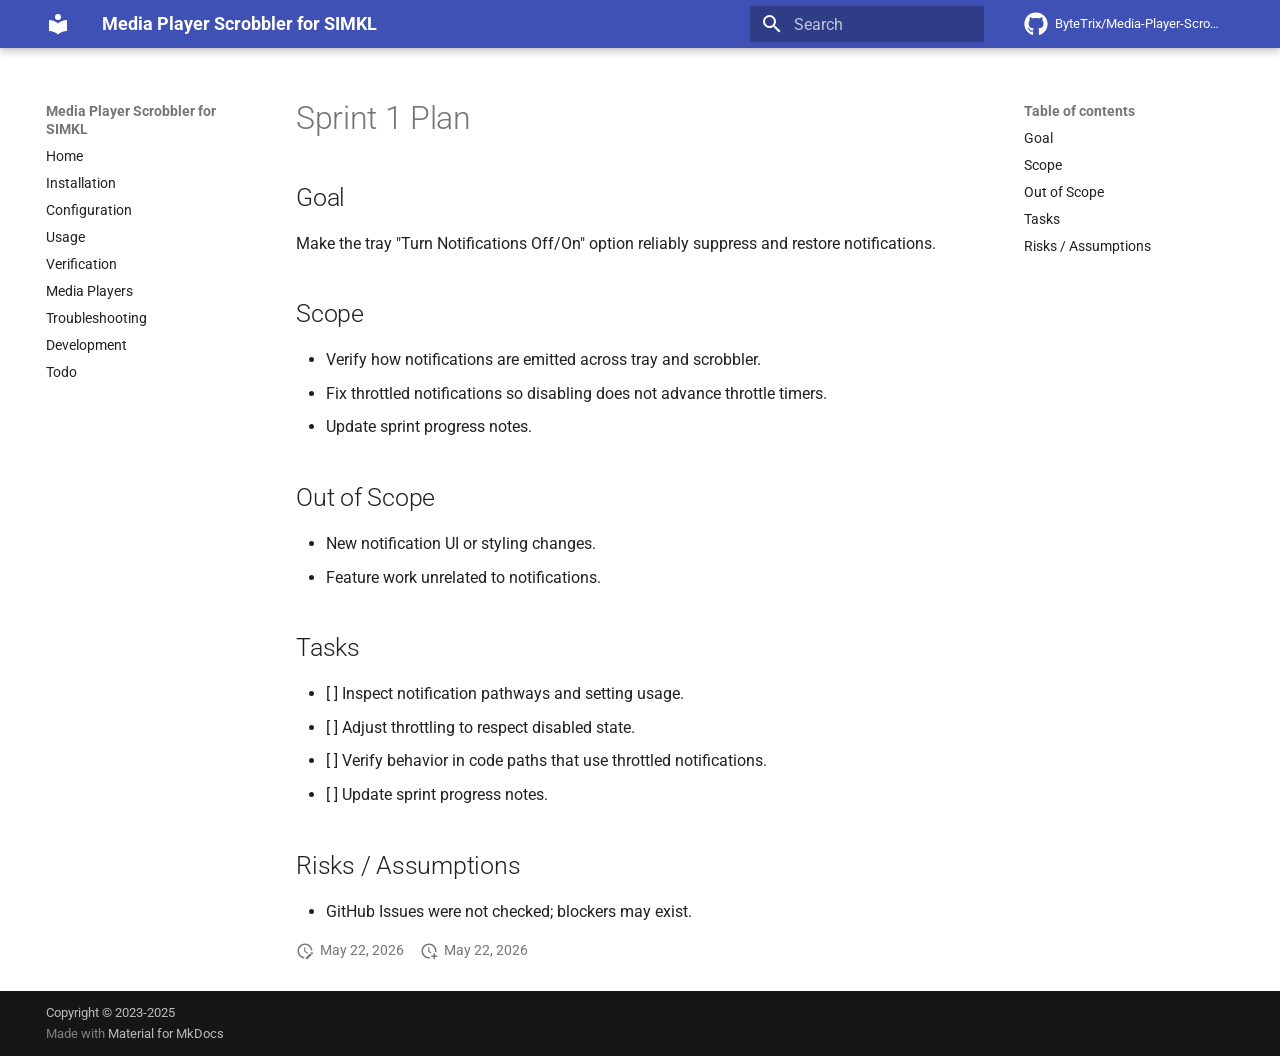
<file: sprint-1/plan/index.html>
<!doctype html>
<html lang="en" class="no-js">
  <head>
    
      <meta charset="utf-8">
      <meta name="viewport" content="width=device-width,initial-scale=1">
      
        <meta name="description" content="Automatic Movie Scrobbler for Simkl">
      
      
      
        <link rel="canonical" href="https://bytetrix.github.io/media-player-scrobbler-for-simkl/sprint-1/plan/">
      
      
      
      
        
      
      
      <link rel="icon" href="../../assets/images/favicon.png">
      <meta name="generator" content="mkdocs-1.6.1, mkdocs-material-9.7.7">
    
    
      
        <title>Sprint 1 Plan - Media Player Scrobbler for SIMKL</title>
      
    
    
      <link rel="stylesheet" href="../../assets/stylesheets/main.ec1eaa64.min.css">
      
        
        <link rel="stylesheet" href="../../assets/stylesheets/palette.ab4e12ef.min.css">
      
      


    
    
      
    
    
      
        
        
        <link rel="preconnect" href="https://fonts.gstatic.com" crossorigin>
        <link rel="stylesheet" href="https://fonts.googleapis.com/css?family=Roboto:300,300i,400,400i,700,700i%7CRoboto+Mono:400,400i,700,700i&display=fallback">
        <style>:root{--md-text-font:"Roboto";--md-code-font:"Roboto Mono"}</style>
      
    
    
    <script>__md_scope=new URL("../..",location),__md_hash=e=>[...e].reduce(((e,_)=>(e<<5)-e+_.charCodeAt(0)),0),__md_get=(e,_=localStorage,t=__md_scope)=>JSON.parse(_.getItem(t.pathname+"."+e)),__md_set=(e,_,t=localStorage,a=__md_scope)=>{try{t.setItem(a.pathname+"."+e,JSON.stringify(_))}catch(e){}}</script>
    
      

    
    
  </head>
  
  
    
    
    
    
    
    <body dir="ltr" data-md-color-scheme="default" data-md-color-primary="indigo" data-md-color-accent="indigo">
  
    
    <input class="md-toggle" data-md-toggle="drawer" type="checkbox" id="__drawer" autocomplete="off">
    <input class="md-toggle" data-md-toggle="search" type="checkbox" id="__search" autocomplete="off">
    <label class="md-overlay" for="__drawer"></label>
    <div data-md-component="skip">
      
        
        <a href="#sprint-1-plan" class="md-skip">
          Skip to content
        </a>
      
    </div>
    <div data-md-component="announce">
      
    </div>
    
    
      

  

<header class="md-header md-header--shadow" data-md-component="header">
  <nav class="md-header__inner md-grid" aria-label="Header">
    <a href="../.." title="Media Player Scrobbler for SIMKL" class="md-header__button md-logo" aria-label="Media Player Scrobbler for SIMKL" data-md-component="logo">
      
  
  <svg xmlns="http://www.w3.org/2000/svg" viewBox="0 0 24 24"><path d="M12 8a3 3 0 0 0 3-3 3 3 0 0 0-3-3 3 3 0 0 0-3 3 3 3 0 0 0 3 3m0 3.54C9.64 9.35 6.5 8 3 8v11c3.5 0 6.64 1.35 9 3.54 2.36-2.19 5.5-3.54 9-3.54V8c-3.5 0-6.64 1.35-9 3.54"/></svg>

    </a>
    <label class="md-header__button md-icon" for="__drawer">
      
      <svg xmlns="http://www.w3.org/2000/svg" viewBox="0 0 24 24"><path d="M3 6h18v2H3zm0 5h18v2H3zm0 5h18v2H3z"/></svg>
    </label>
    <div class="md-header__title" data-md-component="header-title">
      <div class="md-header__ellipsis">
        <div class="md-header__topic">
          <span class="md-ellipsis">
            Media Player Scrobbler for SIMKL
          </span>
        </div>
        <div class="md-header__topic" data-md-component="header-topic">
          <span class="md-ellipsis">
            
              Sprint 1 Plan
            
          </span>
        </div>
      </div>
    </div>
    
      
    
    
    
    
      
      
        <label class="md-header__button md-icon" for="__search">
          
          <svg xmlns="http://www.w3.org/2000/svg" viewBox="0 0 24 24"><path d="M9.5 3A6.5 6.5 0 0 1 16 9.5c0 1.61-.59 3.09-1.56 4.23l.27.27h.79l5 5-1.5 1.5-5-5v-.79l-.27-.27A6.52 6.52 0 0 1 9.5 16 6.5 6.5 0 0 1 3 9.5 6.5 6.5 0 0 1 9.5 3m0 2C7 5 5 7 5 9.5S7 14 9.5 14 14 12 14 9.5 12 5 9.5 5"/></svg>
        </label>
        <div class="md-search" data-md-component="search" role="dialog">
  <label class="md-search__overlay" for="__search"></label>
  <div class="md-search__inner" role="search">
    <form class="md-search__form" name="search">
      <input type="text" class="md-search__input" name="query" aria-label="Search" placeholder="Search" autocapitalize="off" autocorrect="off" autocomplete="off" spellcheck="false" data-md-component="search-query" required>
      <label class="md-search__icon md-icon" for="__search">
        
        <svg xmlns="http://www.w3.org/2000/svg" viewBox="0 0 24 24"><path d="M9.5 3A6.5 6.5 0 0 1 16 9.5c0 1.61-.59 3.09-1.56 4.23l.27.27h.79l5 5-1.5 1.5-5-5v-.79l-.27-.27A6.52 6.52 0 0 1 9.5 16 6.5 6.5 0 0 1 3 9.5 6.5 6.5 0 0 1 9.5 3m0 2C7 5 5 7 5 9.5S7 14 9.5 14 14 12 14 9.5 12 5 9.5 5"/></svg>
        
        <svg xmlns="http://www.w3.org/2000/svg" viewBox="0 0 24 24"><path d="M20 11v2H8l5.5 5.5-1.42 1.42L4.16 12l7.92-7.92L13.5 5.5 8 11z"/></svg>
      </label>
      <nav class="md-search__options" aria-label="Search">
        
        <button type="reset" class="md-search__icon md-icon" title="Clear" aria-label="Clear" tabindex="-1">
          
          <svg xmlns="http://www.w3.org/2000/svg" viewBox="0 0 24 24"><path d="M19 6.41 17.59 5 12 10.59 6.41 5 5 6.41 10.59 12 5 17.59 6.41 19 12 13.41 17.59 19 19 17.59 13.41 12z"/></svg>
        </button>
      </nav>
      
    </form>
    <div class="md-search__output">
      <div class="md-search__scrollwrap" tabindex="0" data-md-scrollfix>
        <div class="md-search-result" data-md-component="search-result">
          <div class="md-search-result__meta">
            Initializing search
          </div>
          <ol class="md-search-result__list" role="presentation"></ol>
        </div>
      </div>
    </div>
  </div>
</div>
      
    
    
      <div class="md-header__source">
        <a href="https://github.com/ByteTrix/Media-Player-Scrobbler-for-Simkl" title="Go to repository" class="md-source" data-md-component="source">
  <div class="md-source__icon md-icon">
    
    <svg xmlns="http://www.w3.org/2000/svg" viewBox="0 0 512 512"><!--! Font Awesome Free 7.1.0 by @fontawesome - https://fontawesome.com License - https://fontawesome.com/license/free (Icons: CC BY 4.0, Fonts: SIL OFL 1.1, Code: MIT License) Copyright 2025 Fonticons, Inc.--><path d="M173.9 397.4c0 2-2.3 3.6-5.2 3.6-3.3.3-5.6-1.3-5.6-3.6 0-2 2.3-3.6 5.2-3.6 3-.3 5.6 1.3 5.6 3.6m-31.1-4.5c-.7 2 1.3 4.3 4.3 4.9 2.6 1 5.6 0 6.2-2s-1.3-4.3-4.3-5.2c-2.6-.7-5.5.3-6.2 2.3m44.2-1.7c-2.9.7-4.9 2.6-4.6 4.9.3 2 2.9 3.3 5.9 2.6 2.9-.7 4.9-2.6 4.6-4.6-.3-1.9-3-3.2-5.9-2.9M252.8 8C114.1 8 8 113.3 8 252c0 110.9 69.8 205.8 169.5 239.2 12.8 2.3 17.3-5.6 17.3-12.1 0-6.2-.3-40.4-.3-61.4 0 0-70 15-84.7-29.8 0 0-11.4-29.1-27.8-36.6 0 0-22.9-15.7 1.6-15.4 0 0 24.9 2 38.6 25.8 21.9 38.6 58.6 27.5 72.9 20.9 2.3-16 8.8-27.1 16-33.7-55.9-6.2-112.3-14.3-112.3-110.5 0-27.5 7.6-41.3 23.6-58.9-2.6-6.5-11.1-33.3 2.6-67.9 20.9-6.5 69 27 69 27 20-5.6 41.5-8.5 62.8-8.5s42.8 2.9 62.8 8.5c0 0 48.1-33.6 69-27 13.7 34.7 5.2 61.4 2.6 67.9 16 17.7 25.8 31.5 25.8 58.9 0 96.5-58.9 104.2-114.8 110.5 9.2 7.9 17 22.9 17 46.4 0 33.7-.3 75.4-.3 83.6 0 6.5 4.6 14.4 17.3 12.1C436.2 457.8 504 362.9 504 252 504 113.3 391.5 8 252.8 8M105.2 352.9c-1.3 1-1 3.3.7 5.2 1.6 1.6 3.9 2.3 5.2 1 1.3-1 1-3.3-.7-5.2-1.6-1.6-3.9-2.3-5.2-1m-10.8-8.1c-.7 1.3.3 2.9 2.3 3.9 1.6 1 3.6.7 4.3-.7.7-1.3-.3-2.9-2.3-3.9-2-.6-3.6-.3-4.3.7m32.4 35.6c-1.6 1.3-1 4.3 1.3 6.2 2.3 2.3 5.2 2.6 6.5 1 1.3-1.3.7-4.3-1.3-6.2-2.2-2.3-5.2-2.6-6.5-1m-11.4-14.7c-1.6 1-1.6 3.6 0 5.9s4.3 3.3 5.6 2.3c1.6-1.3 1.6-3.9 0-6.2-1.4-2.3-4-3.3-5.6-2"/></svg>
  </div>
  <div class="md-source__repository">
    ByteTrix/Media-Player-Scrobbler-for-Simkl
  </div>
</a>
      </div>
    
  </nav>
  
</header>
    
    <div class="md-container" data-md-component="container">
      
      
        
          
        
      
      <main class="md-main" data-md-component="main">
        <div class="md-main__inner md-grid">
          
            
              
              <div class="md-sidebar md-sidebar--primary" data-md-component="sidebar" data-md-type="navigation" >
                <div class="md-sidebar__scrollwrap">
                  <div class="md-sidebar__inner">
                    



<nav class="md-nav md-nav--primary" aria-label="Navigation" data-md-level="0">
  <label class="md-nav__title" for="__drawer">
    <a href="../.." title="Media Player Scrobbler for SIMKL" class="md-nav__button md-logo" aria-label="Media Player Scrobbler for SIMKL" data-md-component="logo">
      
  
  <svg xmlns="http://www.w3.org/2000/svg" viewBox="0 0 24 24"><path d="M12 8a3 3 0 0 0 3-3 3 3 0 0 0-3-3 3 3 0 0 0-3 3 3 3 0 0 0 3 3m0 3.54C9.64 9.35 6.5 8 3 8v11c3.5 0 6.64 1.35 9 3.54 2.36-2.19 5.5-3.54 9-3.54V8c-3.5 0-6.64 1.35-9 3.54"/></svg>

    </a>
    Media Player Scrobbler for SIMKL
  </label>
  
    <div class="md-nav__source">
      <a href="https://github.com/ByteTrix/Media-Player-Scrobbler-for-Simkl" title="Go to repository" class="md-source" data-md-component="source">
  <div class="md-source__icon md-icon">
    
    <svg xmlns="http://www.w3.org/2000/svg" viewBox="0 0 512 512"><!--! Font Awesome Free 7.1.0 by @fontawesome - https://fontawesome.com License - https://fontawesome.com/license/free (Icons: CC BY 4.0, Fonts: SIL OFL 1.1, Code: MIT License) Copyright 2025 Fonticons, Inc.--><path d="M173.9 397.4c0 2-2.3 3.6-5.2 3.6-3.3.3-5.6-1.3-5.6-3.6 0-2 2.3-3.6 5.2-3.6 3-.3 5.6 1.3 5.6 3.6m-31.1-4.5c-.7 2 1.3 4.3 4.3 4.9 2.6 1 5.6 0 6.2-2s-1.3-4.3-4.3-5.2c-2.6-.7-5.5.3-6.2 2.3m44.2-1.7c-2.9.7-4.9 2.6-4.6 4.9.3 2 2.9 3.3 5.9 2.6 2.9-.7 4.9-2.6 4.6-4.6-.3-1.9-3-3.2-5.9-2.9M252.8 8C114.1 8 8 113.3 8 252c0 110.9 69.8 205.8 169.5 239.2 12.8 2.3 17.3-5.6 17.3-12.1 0-6.2-.3-40.4-.3-61.4 0 0-70 15-84.7-29.8 0 0-11.4-29.1-27.8-36.6 0 0-22.9-15.7 1.6-15.4 0 0 24.9 2 38.6 25.8 21.9 38.6 58.6 27.5 72.9 20.9 2.3-16 8.8-27.1 16-33.7-55.9-6.2-112.3-14.3-112.3-110.5 0-27.5 7.6-41.3 23.6-58.9-2.6-6.5-11.1-33.3 2.6-67.9 20.9-6.5 69 27 69 27 20-5.6 41.5-8.5 62.8-8.5s42.8 2.9 62.8 8.5c0 0 48.1-33.6 69-27 13.7 34.7 5.2 61.4 2.6 67.9 16 17.7 25.8 31.5 25.8 58.9 0 96.5-58.9 104.2-114.8 110.5 9.2 7.9 17 22.9 17 46.4 0 33.7-.3 75.4-.3 83.6 0 6.5 4.6 14.4 17.3 12.1C436.2 457.8 504 362.9 504 252 504 113.3 391.5 8 252.8 8M105.2 352.9c-1.3 1-1 3.3.7 5.2 1.6 1.6 3.9 2.3 5.2 1 1.3-1 1-3.3-.7-5.2-1.6-1.6-3.9-2.3-5.2-1m-10.8-8.1c-.7 1.3.3 2.9 2.3 3.9 1.6 1 3.6.7 4.3-.7.7-1.3-.3-2.9-2.3-3.9-2-.6-3.6-.3-4.3.7m32.4 35.6c-1.6 1.3-1 4.3 1.3 6.2 2.3 2.3 5.2 2.6 6.5 1 1.3-1.3.7-4.3-1.3-6.2-2.2-2.3-5.2-2.6-6.5-1m-11.4-14.7c-1.6 1-1.6 3.6 0 5.9s4.3 3.3 5.6 2.3c1.6-1.3 1.6-3.9 0-6.2-1.4-2.3-4-3.3-5.6-2"/></svg>
  </div>
  <div class="md-source__repository">
    ByteTrix/Media-Player-Scrobbler-for-Simkl
  </div>
</a>
    </div>
  
  <ul class="md-nav__list" data-md-scrollfix>
    
      
      
  
  
  
  
    <li class="md-nav__item">
      <a href="../.." class="md-nav__link">
        
  
  
  <span class="md-ellipsis">
    
  
    Home
  

    
  </span>
  
  

      </a>
    </li>
  

    
      
      
  
  
  
  
    <li class="md-nav__item">
      <a href="../../installation.md" class="md-nav__link">
        
  
  
  <span class="md-ellipsis">
    
  
    Installation
  

    
  </span>
  
  

      </a>
    </li>
  

    
      
      
  
  
  
  
    <li class="md-nav__item">
      <a href="../../configuration/" class="md-nav__link">
        
  
  
  <span class="md-ellipsis">
    
  
    Configuration
  

    
  </span>
  
  

      </a>
    </li>
  

    
      
      
  
  
  
  
    <li class="md-nav__item">
      <a href="../../usage/" class="md-nav__link">
        
  
  
  <span class="md-ellipsis">
    
  
    Usage
  

    
  </span>
  
  

      </a>
    </li>
  

    
      
      
  
  
  
  
    <li class="md-nav__item">
      <a href="../../verify.md" class="md-nav__link">
        
  
  
  <span class="md-ellipsis">
    
  
    Verification
  

    
  </span>
  
  

      </a>
    </li>
  

    
      
      
  
  
  
  
    <li class="md-nav__item">
      <a href="../../media-players/" class="md-nav__link">
        
  
  
  <span class="md-ellipsis">
    
  
    Media Players
  

    
  </span>
  
  

      </a>
    </li>
  

    
      
      
  
  
  
  
    <li class="md-nav__item">
      <a href="../../troubleshooting/" class="md-nav__link">
        
  
  
  <span class="md-ellipsis">
    
  
    Troubleshooting
  

    
  </span>
  
  

      </a>
    </li>
  

    
      
      
  
  
  
  
    <li class="md-nav__item">
      <a href="../../development.md" class="md-nav__link">
        
  
  
  <span class="md-ellipsis">
    
  
    Development
  

    
  </span>
  
  

      </a>
    </li>
  

    
      
      
  
  
  
  
    <li class="md-nav__item">
      <a href="../../todo/" class="md-nav__link">
        
  
  
  <span class="md-ellipsis">
    
  
    Todo
  

    
  </span>
  
  

      </a>
    </li>
  

    
  </ul>
</nav>
                  </div>
                </div>
              </div>
            
            
              
              <div class="md-sidebar md-sidebar--secondary" data-md-component="sidebar" data-md-type="toc" >
                <div class="md-sidebar__scrollwrap">
                  <div class="md-sidebar__inner">
                    

<nav class="md-nav md-nav--secondary" aria-label="Table of contents">
  
  
  
    
  
  
    <label class="md-nav__title" for="__toc">
      <span class="md-nav__icon md-icon"></span>
      Table of contents
    </label>
    <ul class="md-nav__list" data-md-component="toc" data-md-scrollfix>
      
        <li class="md-nav__item">
  <a href="#goal" class="md-nav__link">
    <span class="md-ellipsis">
      
        Goal
      
    </span>
  </a>
  
</li>
      
        <li class="md-nav__item">
  <a href="#scope" class="md-nav__link">
    <span class="md-ellipsis">
      
        Scope
      
    </span>
  </a>
  
</li>
      
        <li class="md-nav__item">
  <a href="#out-of-scope" class="md-nav__link">
    <span class="md-ellipsis">
      
        Out of Scope
      
    </span>
  </a>
  
</li>
      
        <li class="md-nav__item">
  <a href="#tasks" class="md-nav__link">
    <span class="md-ellipsis">
      
        Tasks
      
    </span>
  </a>
  
</li>
      
        <li class="md-nav__item">
  <a href="#risks-assumptions" class="md-nav__link">
    <span class="md-ellipsis">
      
        Risks / Assumptions
      
    </span>
  </a>
  
</li>
      
    </ul>
  
</nav>
                  </div>
                </div>
              </div>
            
          
          
            <div class="md-content" data-md-component="content">
              
              <article class="md-content__inner md-typeset">
                
                  


  
  


<h1 id="sprint-1-plan">Sprint 1 Plan<a class="headerlink" href="#sprint-1-plan" title="Permanent link">&para;</a></h1>
<h2 id="goal">Goal<a class="headerlink" href="#goal" title="Permanent link">&para;</a></h2>
<p>Make the tray "Turn Notifications Off/On" option reliably suppress and restore notifications.</p>
<h2 id="scope">Scope<a class="headerlink" href="#scope" title="Permanent link">&para;</a></h2>
<ul>
<li>Verify how notifications are emitted across tray and scrobbler.</li>
<li>Fix throttled notifications so disabling does not advance throttle timers.</li>
<li>Update sprint progress notes.</li>
</ul>
<h2 id="out-of-scope">Out of Scope<a class="headerlink" href="#out-of-scope" title="Permanent link">&para;</a></h2>
<ul>
<li>New notification UI or styling changes.</li>
<li>Feature work unrelated to notifications.</li>
</ul>
<h2 id="tasks">Tasks<a class="headerlink" href="#tasks" title="Permanent link">&para;</a></h2>
<ul>
<li>[ ] Inspect notification pathways and setting usage.</li>
<li>[ ] Adjust throttling to respect disabled state.</li>
<li>[ ] Verify behavior in code paths that use throttled notifications.</li>
<li>[ ] Update sprint progress notes.</li>
</ul>
<h2 id="risks-assumptions">Risks / Assumptions<a class="headerlink" href="#risks-assumptions" title="Permanent link">&para;</a></h2>
<ul>
<li>GitHub Issues were not checked; blockers may exist.</li>
</ul>







  
    
  
  
    
  


  <aside class="md-source-file">
    
      
  <span class="md-source-file__fact">
    <span class="md-icon" title="Last update">
      <svg xmlns="http://www.w3.org/2000/svg" viewBox="0 0 24 24"><path d="M21 13.1c-.1 0-.3.1-.4.2l-1 1 2.1 2.1 1-1c.2-.2.2-.6 0-.8l-1.3-1.3c-.1-.1-.2-.2-.4-.2m-1.9 1.8-6.1 6V23h2.1l6.1-6.1zM12.5 7v5.2l4 2.4-1 1L11 13V7zM11 21.9c-5.1-.5-9-4.8-9-9.9C2 6.5 6.5 2 12 2c5.3 0 9.6 4.1 10 9.3-.3-.1-.6-.2-1-.2s-.7.1-1 .2C19.6 7.2 16.2 4 12 4c-4.4 0-8 3.6-8 8 0 4.1 3.1 7.5 7.1 7.9l-.1.2z"/></svg>
    </span>
    <span class="git-revision-date-localized-plugin git-revision-date-localized-plugin-date" title="May 22, 2026 20:05:11 UTC">May 22, 2026</span>
  </span>

    
    
      
  <span class="md-source-file__fact">
    <span class="md-icon" title="Created">
      <svg xmlns="http://www.w3.org/2000/svg" viewBox="0 0 24 24"><path d="M14.47 15.08 11 13V7h1.5v5.25l3.08 1.83c-.41.28-.79.62-1.11 1m-1.39 4.84c-.36.05-.71.08-1.08.08-4.42 0-8-3.58-8-8s3.58-8 8-8 8 3.58 8 8c0 .37-.03.72-.08 1.08.69.1 1.33.32 1.92.64.1-.56.16-1.13.16-1.72 0-5.5-4.5-10-10-10S2 6.5 2 12s4.47 10 10 10c.59 0 1.16-.06 1.72-.16-.32-.59-.54-1.23-.64-1.92M18 15v3h-3v2h3v3h2v-3h3v-2h-3v-3z"/></svg>
    </span>
    <span class="git-revision-date-localized-plugin git-revision-date-localized-plugin-date" title="May 22, 2026 20:05:11 UTC">May 22, 2026</span>
  </span>

    
    
    
  </aside>





                
              </article>
            </div>
          
          
<script>var target=document.getElementById(location.hash.slice(1));target&&target.name&&(target.checked=target.name.startsWith("__tabbed_"))</script>
        </div>
        
          <button type="button" class="md-top md-icon" data-md-component="top" hidden>
  
  <svg xmlns="http://www.w3.org/2000/svg" viewBox="0 0 24 24"><path d="M13 20h-2V8l-5.5 5.5-1.42-1.42L12 4.16l7.92 7.92-1.42 1.42L13 8z"/></svg>
  Back to top
</button>
        
      </main>
      
        <footer class="md-footer">
  
  <div class="md-footer-meta md-typeset">
    <div class="md-footer-meta__inner md-grid">
      <div class="md-copyright">
  
    <div class="md-copyright__highlight">
      Copyright &copy; 2023-2025
    </div>
  
  
    Made with
    <a href="https://squidfunk.github.io/mkdocs-material/" target="_blank" rel="noopener">
      Material for MkDocs
    </a>
  
</div>
      
    </div>
  </div>
</footer>
      
    </div>
    <div class="md-dialog" data-md-component="dialog">
      <div class="md-dialog__inner md-typeset"></div>
    </div>
    
    
    
      
      
      <script id="__config" type="application/json">{"annotate": null, "base": "../..", "features": ["navigation.instant", "navigation.tracking", "navigation.expand", "navigation.indexes", "navigation.top", "content.code.copy", "content.code.annotate"], "search": "../../assets/javascripts/workers/search.2c215733.min.js", "tags": null, "translations": {"clipboard.copied": "Copied to clipboard", "clipboard.copy": "Copy to clipboard", "search.result.more.one": "1 more on this page", "search.result.more.other": "# more on this page", "search.result.none": "No matching documents", "search.result.one": "1 matching document", "search.result.other": "# matching documents", "search.result.placeholder": "Type to start searching", "search.result.term.missing": "Missing", "select.version": "Select version"}, "version": null}</script>
    
    
      <script src="../../assets/javascripts/bundle.d7400e89.min.js"></script>
      
    
  </body>
</html>
</file>
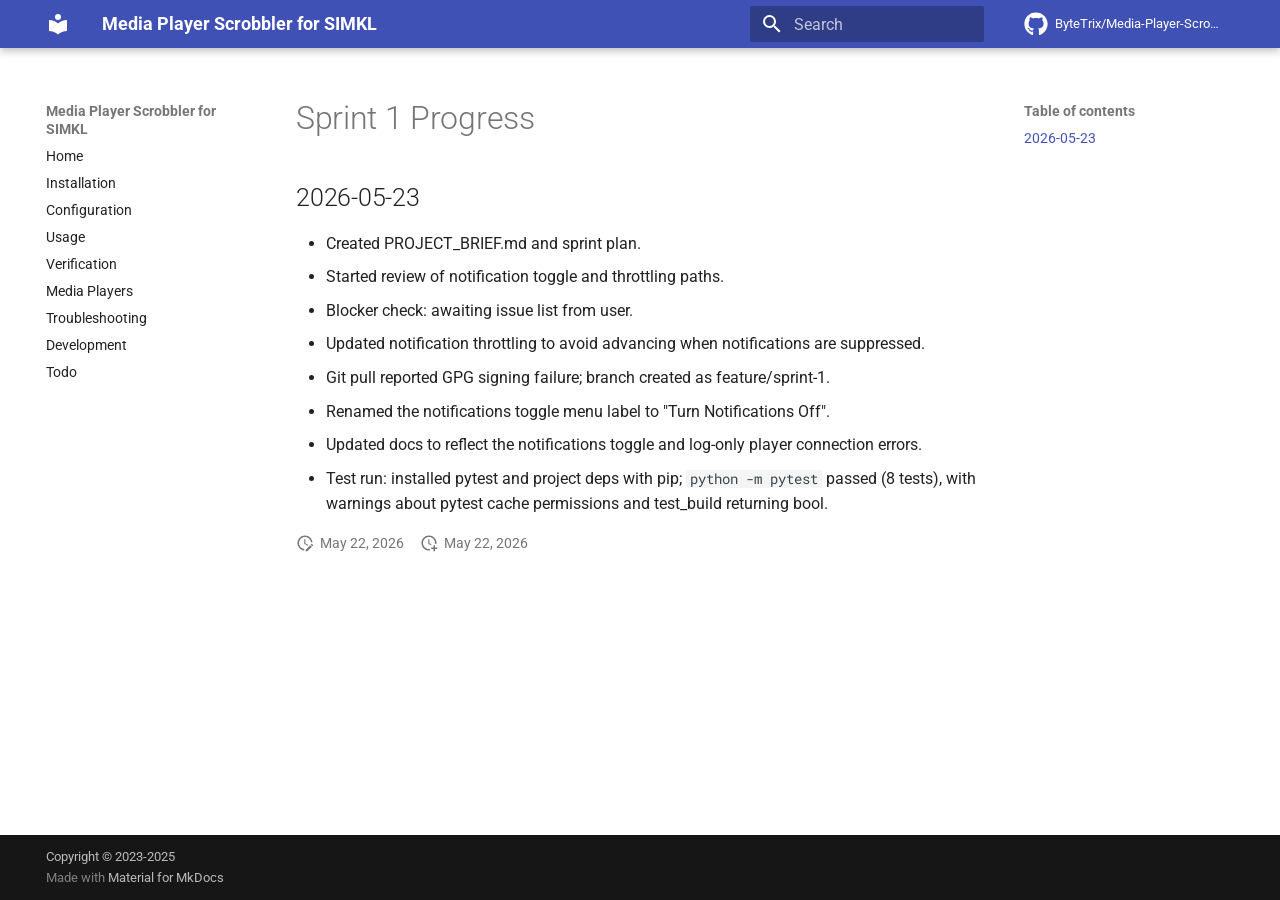
<file: sprint-1/progress/index.html>
<!doctype html>
<html lang="en" class="no-js">
  <head>
    
      <meta charset="utf-8">
      <meta name="viewport" content="width=device-width,initial-scale=1">
      
        <meta name="description" content="Automatic Movie Scrobbler for Simkl">
      
      
      
        <link rel="canonical" href="https://bytetrix.github.io/media-player-scrobbler-for-simkl/sprint-1/progress/">
      
      
      
      
        
      
      
      <link rel="icon" href="../../assets/images/favicon.png">
      <meta name="generator" content="mkdocs-1.6.1, mkdocs-material-9.7.7">
    
    
      
        <title>Sprint 1 Progress - Media Player Scrobbler for SIMKL</title>
      
    
    
      <link rel="stylesheet" href="../../assets/stylesheets/main.ec1eaa64.min.css">
      
        
        <link rel="stylesheet" href="../../assets/stylesheets/palette.ab4e12ef.min.css">
      
      


    
    
      
    
    
      
        
        
        <link rel="preconnect" href="https://fonts.gstatic.com" crossorigin>
        <link rel="stylesheet" href="https://fonts.googleapis.com/css?family=Roboto:300,300i,400,400i,700,700i%7CRoboto+Mono:400,400i,700,700i&display=fallback">
        <style>:root{--md-text-font:"Roboto";--md-code-font:"Roboto Mono"}</style>
      
    
    
    <script>__md_scope=new URL("../..",location),__md_hash=e=>[...e].reduce(((e,_)=>(e<<5)-e+_.charCodeAt(0)),0),__md_get=(e,_=localStorage,t=__md_scope)=>JSON.parse(_.getItem(t.pathname+"."+e)),__md_set=(e,_,t=localStorage,a=__md_scope)=>{try{t.setItem(a.pathname+"."+e,JSON.stringify(_))}catch(e){}}</script>
    
      

    
    
  </head>
  
  
    
    
    
    
    
    <body dir="ltr" data-md-color-scheme="default" data-md-color-primary="indigo" data-md-color-accent="indigo">
  
    
    <input class="md-toggle" data-md-toggle="drawer" type="checkbox" id="__drawer" autocomplete="off">
    <input class="md-toggle" data-md-toggle="search" type="checkbox" id="__search" autocomplete="off">
    <label class="md-overlay" for="__drawer"></label>
    <div data-md-component="skip">
      
        
        <a href="#sprint-1-progress" class="md-skip">
          Skip to content
        </a>
      
    </div>
    <div data-md-component="announce">
      
    </div>
    
    
      

  

<header class="md-header md-header--shadow" data-md-component="header">
  <nav class="md-header__inner md-grid" aria-label="Header">
    <a href="../.." title="Media Player Scrobbler for SIMKL" class="md-header__button md-logo" aria-label="Media Player Scrobbler for SIMKL" data-md-component="logo">
      
  
  <svg xmlns="http://www.w3.org/2000/svg" viewBox="0 0 24 24"><path d="M12 8a3 3 0 0 0 3-3 3 3 0 0 0-3-3 3 3 0 0 0-3 3 3 3 0 0 0 3 3m0 3.54C9.64 9.35 6.5 8 3 8v11c3.5 0 6.64 1.35 9 3.54 2.36-2.19 5.5-3.54 9-3.54V8c-3.5 0-6.64 1.35-9 3.54"/></svg>

    </a>
    <label class="md-header__button md-icon" for="__drawer">
      
      <svg xmlns="http://www.w3.org/2000/svg" viewBox="0 0 24 24"><path d="M3 6h18v2H3zm0 5h18v2H3zm0 5h18v2H3z"/></svg>
    </label>
    <div class="md-header__title" data-md-component="header-title">
      <div class="md-header__ellipsis">
        <div class="md-header__topic">
          <span class="md-ellipsis">
            Media Player Scrobbler for SIMKL
          </span>
        </div>
        <div class="md-header__topic" data-md-component="header-topic">
          <span class="md-ellipsis">
            
              Sprint 1 Progress
            
          </span>
        </div>
      </div>
    </div>
    
      
    
    
    
    
      
      
        <label class="md-header__button md-icon" for="__search">
          
          <svg xmlns="http://www.w3.org/2000/svg" viewBox="0 0 24 24"><path d="M9.5 3A6.5 6.5 0 0 1 16 9.5c0 1.61-.59 3.09-1.56 4.23l.27.27h.79l5 5-1.5 1.5-5-5v-.79l-.27-.27A6.52 6.52 0 0 1 9.5 16 6.5 6.5 0 0 1 3 9.5 6.5 6.5 0 0 1 9.5 3m0 2C7 5 5 7 5 9.5S7 14 9.5 14 14 12 14 9.5 12 5 9.5 5"/></svg>
        </label>
        <div class="md-search" data-md-component="search" role="dialog">
  <label class="md-search__overlay" for="__search"></label>
  <div class="md-search__inner" role="search">
    <form class="md-search__form" name="search">
      <input type="text" class="md-search__input" name="query" aria-label="Search" placeholder="Search" autocapitalize="off" autocorrect="off" autocomplete="off" spellcheck="false" data-md-component="search-query" required>
      <label class="md-search__icon md-icon" for="__search">
        
        <svg xmlns="http://www.w3.org/2000/svg" viewBox="0 0 24 24"><path d="M9.5 3A6.5 6.5 0 0 1 16 9.5c0 1.61-.59 3.09-1.56 4.23l.27.27h.79l5 5-1.5 1.5-5-5v-.79l-.27-.27A6.52 6.52 0 0 1 9.5 16 6.5 6.5 0 0 1 3 9.5 6.5 6.5 0 0 1 9.5 3m0 2C7 5 5 7 5 9.5S7 14 9.5 14 14 12 14 9.5 12 5 9.5 5"/></svg>
        
        <svg xmlns="http://www.w3.org/2000/svg" viewBox="0 0 24 24"><path d="M20 11v2H8l5.5 5.5-1.42 1.42L4.16 12l7.92-7.92L13.5 5.5 8 11z"/></svg>
      </label>
      <nav class="md-search__options" aria-label="Search">
        
        <button type="reset" class="md-search__icon md-icon" title="Clear" aria-label="Clear" tabindex="-1">
          
          <svg xmlns="http://www.w3.org/2000/svg" viewBox="0 0 24 24"><path d="M19 6.41 17.59 5 12 10.59 6.41 5 5 6.41 10.59 12 5 17.59 6.41 19 12 13.41 17.59 19 19 17.59 13.41 12z"/></svg>
        </button>
      </nav>
      
    </form>
    <div class="md-search__output">
      <div class="md-search__scrollwrap" tabindex="0" data-md-scrollfix>
        <div class="md-search-result" data-md-component="search-result">
          <div class="md-search-result__meta">
            Initializing search
          </div>
          <ol class="md-search-result__list" role="presentation"></ol>
        </div>
      </div>
    </div>
  </div>
</div>
      
    
    
      <div class="md-header__source">
        <a href="https://github.com/ByteTrix/Media-Player-Scrobbler-for-Simkl" title="Go to repository" class="md-source" data-md-component="source">
  <div class="md-source__icon md-icon">
    
    <svg xmlns="http://www.w3.org/2000/svg" viewBox="0 0 512 512"><!--! Font Awesome Free 7.1.0 by @fontawesome - https://fontawesome.com License - https://fontawesome.com/license/free (Icons: CC BY 4.0, Fonts: SIL OFL 1.1, Code: MIT License) Copyright 2025 Fonticons, Inc.--><path d="M173.9 397.4c0 2-2.3 3.6-5.2 3.6-3.3.3-5.6-1.3-5.6-3.6 0-2 2.3-3.6 5.2-3.6 3-.3 5.6 1.3 5.6 3.6m-31.1-4.5c-.7 2 1.3 4.3 4.3 4.9 2.6 1 5.6 0 6.2-2s-1.3-4.3-4.3-5.2c-2.6-.7-5.5.3-6.2 2.3m44.2-1.7c-2.9.7-4.9 2.6-4.6 4.9.3 2 2.9 3.3 5.9 2.6 2.9-.7 4.9-2.6 4.6-4.6-.3-1.9-3-3.2-5.9-2.9M252.8 8C114.1 8 8 113.3 8 252c0 110.9 69.8 205.8 169.5 239.2 12.8 2.3 17.3-5.6 17.3-12.1 0-6.2-.3-40.4-.3-61.4 0 0-70 15-84.7-29.8 0 0-11.4-29.1-27.8-36.6 0 0-22.9-15.7 1.6-15.4 0 0 24.9 2 38.6 25.8 21.9 38.6 58.6 27.5 72.9 20.9 2.3-16 8.8-27.1 16-33.7-55.9-6.2-112.3-14.3-112.3-110.5 0-27.5 7.6-41.3 23.6-58.9-2.6-6.5-11.1-33.3 2.6-67.9 20.9-6.5 69 27 69 27 20-5.6 41.5-8.5 62.8-8.5s42.8 2.9 62.8 8.5c0 0 48.1-33.6 69-27 13.7 34.7 5.2 61.4 2.6 67.9 16 17.7 25.8 31.5 25.8 58.9 0 96.5-58.9 104.2-114.8 110.5 9.2 7.9 17 22.9 17 46.4 0 33.7-.3 75.4-.3 83.6 0 6.5 4.6 14.4 17.3 12.1C436.2 457.8 504 362.9 504 252 504 113.3 391.5 8 252.8 8M105.2 352.9c-1.3 1-1 3.3.7 5.2 1.6 1.6 3.9 2.3 5.2 1 1.3-1 1-3.3-.7-5.2-1.6-1.6-3.9-2.3-5.2-1m-10.8-8.1c-.7 1.3.3 2.9 2.3 3.9 1.6 1 3.6.7 4.3-.7.7-1.3-.3-2.9-2.3-3.9-2-.6-3.6-.3-4.3.7m32.4 35.6c-1.6 1.3-1 4.3 1.3 6.2 2.3 2.3 5.2 2.6 6.5 1 1.3-1.3.7-4.3-1.3-6.2-2.2-2.3-5.2-2.6-6.5-1m-11.4-14.7c-1.6 1-1.6 3.6 0 5.9s4.3 3.3 5.6 2.3c1.6-1.3 1.6-3.9 0-6.2-1.4-2.3-4-3.3-5.6-2"/></svg>
  </div>
  <div class="md-source__repository">
    ByteTrix/Media-Player-Scrobbler-for-Simkl
  </div>
</a>
      </div>
    
  </nav>
  
</header>
    
    <div class="md-container" data-md-component="container">
      
      
        
          
        
      
      <main class="md-main" data-md-component="main">
        <div class="md-main__inner md-grid">
          
            
              
              <div class="md-sidebar md-sidebar--primary" data-md-component="sidebar" data-md-type="navigation" >
                <div class="md-sidebar__scrollwrap">
                  <div class="md-sidebar__inner">
                    



<nav class="md-nav md-nav--primary" aria-label="Navigation" data-md-level="0">
  <label class="md-nav__title" for="__drawer">
    <a href="../.." title="Media Player Scrobbler for SIMKL" class="md-nav__button md-logo" aria-label="Media Player Scrobbler for SIMKL" data-md-component="logo">
      
  
  <svg xmlns="http://www.w3.org/2000/svg" viewBox="0 0 24 24"><path d="M12 8a3 3 0 0 0 3-3 3 3 0 0 0-3-3 3 3 0 0 0-3 3 3 3 0 0 0 3 3m0 3.54C9.64 9.35 6.5 8 3 8v11c3.5 0 6.64 1.35 9 3.54 2.36-2.19 5.5-3.54 9-3.54V8c-3.5 0-6.64 1.35-9 3.54"/></svg>

    </a>
    Media Player Scrobbler for SIMKL
  </label>
  
    <div class="md-nav__source">
      <a href="https://github.com/ByteTrix/Media-Player-Scrobbler-for-Simkl" title="Go to repository" class="md-source" data-md-component="source">
  <div class="md-source__icon md-icon">
    
    <svg xmlns="http://www.w3.org/2000/svg" viewBox="0 0 512 512"><!--! Font Awesome Free 7.1.0 by @fontawesome - https://fontawesome.com License - https://fontawesome.com/license/free (Icons: CC BY 4.0, Fonts: SIL OFL 1.1, Code: MIT License) Copyright 2025 Fonticons, Inc.--><path d="M173.9 397.4c0 2-2.3 3.6-5.2 3.6-3.3.3-5.6-1.3-5.6-3.6 0-2 2.3-3.6 5.2-3.6 3-.3 5.6 1.3 5.6 3.6m-31.1-4.5c-.7 2 1.3 4.3 4.3 4.9 2.6 1 5.6 0 6.2-2s-1.3-4.3-4.3-5.2c-2.6-.7-5.5.3-6.2 2.3m44.2-1.7c-2.9.7-4.9 2.6-4.6 4.9.3 2 2.9 3.3 5.9 2.6 2.9-.7 4.9-2.6 4.6-4.6-.3-1.9-3-3.2-5.9-2.9M252.8 8C114.1 8 8 113.3 8 252c0 110.9 69.8 205.8 169.5 239.2 12.8 2.3 17.3-5.6 17.3-12.1 0-6.2-.3-40.4-.3-61.4 0 0-70 15-84.7-29.8 0 0-11.4-29.1-27.8-36.6 0 0-22.9-15.7 1.6-15.4 0 0 24.9 2 38.6 25.8 21.9 38.6 58.6 27.5 72.9 20.9 2.3-16 8.8-27.1 16-33.7-55.9-6.2-112.3-14.3-112.3-110.5 0-27.5 7.6-41.3 23.6-58.9-2.6-6.5-11.1-33.3 2.6-67.9 20.9-6.5 69 27 69 27 20-5.6 41.5-8.5 62.8-8.5s42.8 2.9 62.8 8.5c0 0 48.1-33.6 69-27 13.7 34.7 5.2 61.4 2.6 67.9 16 17.7 25.8 31.5 25.8 58.9 0 96.5-58.9 104.2-114.8 110.5 9.2 7.9 17 22.9 17 46.4 0 33.7-.3 75.4-.3 83.6 0 6.5 4.6 14.4 17.3 12.1C436.2 457.8 504 362.9 504 252 504 113.3 391.5 8 252.8 8M105.2 352.9c-1.3 1-1 3.3.7 5.2 1.6 1.6 3.9 2.3 5.2 1 1.3-1 1-3.3-.7-5.2-1.6-1.6-3.9-2.3-5.2-1m-10.8-8.1c-.7 1.3.3 2.9 2.3 3.9 1.6 1 3.6.7 4.3-.7.7-1.3-.3-2.9-2.3-3.9-2-.6-3.6-.3-4.3.7m32.4 35.6c-1.6 1.3-1 4.3 1.3 6.2 2.3 2.3 5.2 2.6 6.5 1 1.3-1.3.7-4.3-1.3-6.2-2.2-2.3-5.2-2.6-6.5-1m-11.4-14.7c-1.6 1-1.6 3.6 0 5.9s4.3 3.3 5.6 2.3c1.6-1.3 1.6-3.9 0-6.2-1.4-2.3-4-3.3-5.6-2"/></svg>
  </div>
  <div class="md-source__repository">
    ByteTrix/Media-Player-Scrobbler-for-Simkl
  </div>
</a>
    </div>
  
  <ul class="md-nav__list" data-md-scrollfix>
    
      
      
  
  
  
  
    <li class="md-nav__item">
      <a href="../.." class="md-nav__link">
        
  
  
  <span class="md-ellipsis">
    
  
    Home
  

    
  </span>
  
  

      </a>
    </li>
  

    
      
      
  
  
  
  
    <li class="md-nav__item">
      <a href="../../installation.md" class="md-nav__link">
        
  
  
  <span class="md-ellipsis">
    
  
    Installation
  

    
  </span>
  
  

      </a>
    </li>
  

    
      
      
  
  
  
  
    <li class="md-nav__item">
      <a href="../../configuration/" class="md-nav__link">
        
  
  
  <span class="md-ellipsis">
    
  
    Configuration
  

    
  </span>
  
  

      </a>
    </li>
  

    
      
      
  
  
  
  
    <li class="md-nav__item">
      <a href="../../usage/" class="md-nav__link">
        
  
  
  <span class="md-ellipsis">
    
  
    Usage
  

    
  </span>
  
  

      </a>
    </li>
  

    
      
      
  
  
  
  
    <li class="md-nav__item">
      <a href="../../verify.md" class="md-nav__link">
        
  
  
  <span class="md-ellipsis">
    
  
    Verification
  

    
  </span>
  
  

      </a>
    </li>
  

    
      
      
  
  
  
  
    <li class="md-nav__item">
      <a href="../../media-players/" class="md-nav__link">
        
  
  
  <span class="md-ellipsis">
    
  
    Media Players
  

    
  </span>
  
  

      </a>
    </li>
  

    
      
      
  
  
  
  
    <li class="md-nav__item">
      <a href="../../troubleshooting/" class="md-nav__link">
        
  
  
  <span class="md-ellipsis">
    
  
    Troubleshooting
  

    
  </span>
  
  

      </a>
    </li>
  

    
      
      
  
  
  
  
    <li class="md-nav__item">
      <a href="../../development.md" class="md-nav__link">
        
  
  
  <span class="md-ellipsis">
    
  
    Development
  

    
  </span>
  
  

      </a>
    </li>
  

    
      
      
  
  
  
  
    <li class="md-nav__item">
      <a href="../../todo/" class="md-nav__link">
        
  
  
  <span class="md-ellipsis">
    
  
    Todo
  

    
  </span>
  
  

      </a>
    </li>
  

    
  </ul>
</nav>
                  </div>
                </div>
              </div>
            
            
              
              <div class="md-sidebar md-sidebar--secondary" data-md-component="sidebar" data-md-type="toc" >
                <div class="md-sidebar__scrollwrap">
                  <div class="md-sidebar__inner">
                    

<nav class="md-nav md-nav--secondary" aria-label="Table of contents">
  
  
  
    
  
  
    <label class="md-nav__title" for="__toc">
      <span class="md-nav__icon md-icon"></span>
      Table of contents
    </label>
    <ul class="md-nav__list" data-md-component="toc" data-md-scrollfix>
      
        <li class="md-nav__item">
  <a href="#2026-05-23" class="md-nav__link">
    <span class="md-ellipsis">
      
        2026-05-23
      
    </span>
  </a>
  
</li>
      
    </ul>
  
</nav>
                  </div>
                </div>
              </div>
            
          
          
            <div class="md-content" data-md-component="content">
              
              <article class="md-content__inner md-typeset">
                
                  


  
  


<h1 id="sprint-1-progress">Sprint 1 Progress<a class="headerlink" href="#sprint-1-progress" title="Permanent link">&para;</a></h1>
<h2 id="2026-05-23">2026-05-23<a class="headerlink" href="#2026-05-23" title="Permanent link">&para;</a></h2>
<ul>
<li>Created PROJECT_BRIEF.md and sprint plan.</li>
<li>Started review of notification toggle and throttling paths.</li>
<li>Blocker check: awaiting issue list from user.</li>
<li>Updated notification throttling to avoid advancing when notifications are suppressed.</li>
<li>Git pull reported GPG signing failure; branch created as feature/sprint-1.</li>
<li>Renamed the notifications toggle menu label to "Turn Notifications Off".</li>
<li>Updated docs to reflect the notifications toggle and log-only player connection errors.</li>
<li>Test run: installed pytest and project deps with pip; <code>python -m pytest</code> passed (8 tests), with warnings about pytest cache permissions and test_build returning bool.</li>
</ul>







  
    
  
  
    
  


  <aside class="md-source-file">
    
      
  <span class="md-source-file__fact">
    <span class="md-icon" title="Last update">
      <svg xmlns="http://www.w3.org/2000/svg" viewBox="0 0 24 24"><path d="M21 13.1c-.1 0-.3.1-.4.2l-1 1 2.1 2.1 1-1c.2-.2.2-.6 0-.8l-1.3-1.3c-.1-.1-.2-.2-.4-.2m-1.9 1.8-6.1 6V23h2.1l6.1-6.1zM12.5 7v5.2l4 2.4-1 1L11 13V7zM11 21.9c-5.1-.5-9-4.8-9-9.9C2 6.5 6.5 2 12 2c5.3 0 9.6 4.1 10 9.3-.3-.1-.6-.2-1-.2s-.7.1-1 .2C19.6 7.2 16.2 4 12 4c-4.4 0-8 3.6-8 8 0 4.1 3.1 7.5 7.1 7.9l-.1.2z"/></svg>
    </span>
    <span class="git-revision-date-localized-plugin git-revision-date-localized-plugin-date" title="May 22, 2026 20:05:11 UTC">May 22, 2026</span>
  </span>

    
    
      
  <span class="md-source-file__fact">
    <span class="md-icon" title="Created">
      <svg xmlns="http://www.w3.org/2000/svg" viewBox="0 0 24 24"><path d="M14.47 15.08 11 13V7h1.5v5.25l3.08 1.83c-.41.28-.79.62-1.11 1m-1.39 4.84c-.36.05-.71.08-1.08.08-4.42 0-8-3.58-8-8s3.58-8 8-8 8 3.58 8 8c0 .37-.03.72-.08 1.08.69.1 1.33.32 1.92.64.1-.56.16-1.13.16-1.72 0-5.5-4.5-10-10-10S2 6.5 2 12s4.47 10 10 10c.59 0 1.16-.06 1.72-.16-.32-.59-.54-1.23-.64-1.92M18 15v3h-3v2h3v3h2v-3h3v-2h-3v-3z"/></svg>
    </span>
    <span class="git-revision-date-localized-plugin git-revision-date-localized-plugin-date" title="May 22, 2026 20:05:11 UTC">May 22, 2026</span>
  </span>

    
    
    
  </aside>





                
              </article>
            </div>
          
          
<script>var target=document.getElementById(location.hash.slice(1));target&&target.name&&(target.checked=target.name.startsWith("__tabbed_"))</script>
        </div>
        
          <button type="button" class="md-top md-icon" data-md-component="top" hidden>
  
  <svg xmlns="http://www.w3.org/2000/svg" viewBox="0 0 24 24"><path d="M13 20h-2V8l-5.5 5.5-1.42-1.42L12 4.16l7.92 7.92-1.42 1.42L13 8z"/></svg>
  Back to top
</button>
        
      </main>
      
        <footer class="md-footer">
  
  <div class="md-footer-meta md-typeset">
    <div class="md-footer-meta__inner md-grid">
      <div class="md-copyright">
  
    <div class="md-copyright__highlight">
      Copyright &copy; 2023-2025
    </div>
  
  
    Made with
    <a href="https://squidfunk.github.io/mkdocs-material/" target="_blank" rel="noopener">
      Material for MkDocs
    </a>
  
</div>
      
    </div>
  </div>
</footer>
      
    </div>
    <div class="md-dialog" data-md-component="dialog">
      <div class="md-dialog__inner md-typeset"></div>
    </div>
    
    
    
      
      
      <script id="__config" type="application/json">{"annotate": null, "base": "../..", "features": ["navigation.instant", "navigation.tracking", "navigation.expand", "navigation.indexes", "navigation.top", "content.code.copy", "content.code.annotate"], "search": "../../assets/javascripts/workers/search.2c215733.min.js", "tags": null, "translations": {"clipboard.copied": "Copied to clipboard", "clipboard.copy": "Copy to clipboard", "search.result.more.one": "1 more on this page", "search.result.more.other": "# more on this page", "search.result.none": "No matching documents", "search.result.one": "1 matching document", "search.result.other": "# matching documents", "search.result.placeholder": "Type to start searching", "search.result.term.missing": "Missing", "select.version": "Select version"}, "version": null}</script>
    
    
      <script src="../../assets/javascripts/bundle.d7400e89.min.js"></script>
      
    
  </body>
</html>
</file>
<file: assets/stylesheets/main.ec1eaa64.min.css>
@charset "UTF-8";html{-webkit-text-size-adjust:none;-moz-text-size-adjust:none;text-size-adjust:none;box-sizing:border-box}*,:after,:before{box-sizing:inherit}@media (prefers-reduced-motion){*,:after,:before{transition:none!important}}body{margin:0}a,button,input,label{-webkit-tap-highlight-color:transparent}a{color:inherit;text-decoration:none}hr{border:0;box-sizing:initial;display:block;height:.05rem;overflow:visible;padding:0}small{font-size:80%}sub,sup{line-height:1em}img{border-style:none}table{border-collapse:initial;border-spacing:0}td,th{font-weight:400;vertical-align:top}button{background:#0000;border:0;font-family:inherit;font-size:inherit;margin:0;padding:0}input{border:0;outline:none}:root{--md-primary-fg-color:#4051b5;--md-primary-fg-color--light:#5d6cc0;--md-primary-fg-color--dark:#303fa1;--md-primary-bg-color:#fff;--md-primary-bg-color--light:#ffffffb3;--md-accent-fg-color:#526cfe;--md-accent-fg-color--transparent:#526cfe1a;--md-accent-bg-color:#fff;--md-accent-bg-color--light:#ffffffb3}[data-md-color-scheme=default]{color-scheme:light}[data-md-color-scheme=default] img[src$="#gh-dark-mode-only"],[data-md-color-scheme=default] img[src$="#only-dark"]{display:none}:root,[data-md-color-scheme=default]{--md-hue:225deg;--md-default-fg-color:#000000de;--md-default-fg-color--light:#0000008a;--md-default-fg-color--lighter:#00000052;--md-default-fg-color--lightest:#00000012;--md-default-bg-color:#fff;--md-default-bg-color--light:#ffffffb3;--md-default-bg-color--lighter:#ffffff4d;--md-default-bg-color--lightest:#ffffff1f;--md-code-fg-color:#36464e;--md-code-bg-color:#f5f5f5;--md-code-bg-color--light:#f5f5f5b3;--md-code-bg-color--lighter:#f5f5f54d;--md-code-hl-color:#4287ff;--md-code-hl-color--light:#4287ff1a;--md-code-hl-number-color:#d52a2a;--md-code-hl-special-color:#db1457;--md-code-hl-function-color:#a846b9;--md-code-hl-constant-color:#6e59d9;--md-code-hl-keyword-color:#3f6ec6;--md-code-hl-string-color:#1c7d4d;--md-code-hl-name-color:var(--md-code-fg-color);--md-code-hl-operator-color:var(--md-default-fg-color--light);--md-code-hl-punctuation-color:var(--md-default-fg-color--light);--md-code-hl-comment-color:var(--md-default-fg-color--light);--md-code-hl-generic-color:var(--md-default-fg-color--light);--md-code-hl-variable-color:var(--md-default-fg-color--light);--md-typeset-color:var(--md-default-fg-color);--md-typeset-a-color:var(--md-primary-fg-color);--md-typeset-del-color:#f5503d26;--md-typeset-ins-color:#0bd57026;--md-typeset-kbd-color:#fafafa;--md-typeset-kbd-accent-color:#fff;--md-typeset-kbd-border-color:#b8b8b8;--md-typeset-mark-color:#ffff0080;--md-typeset-table-color:#0000001f;--md-typeset-table-color--light:rgba(0,0,0,.035);--md-admonition-fg-color:var(--md-default-fg-color);--md-admonition-bg-color:var(--md-default-bg-color);--md-warning-fg-color:#000000de;--md-warning-bg-color:#ff9;--md-footer-fg-color:#fff;--md-footer-fg-color--light:#ffffffb3;--md-footer-fg-color--lighter:#ffffff73;--md-footer-bg-color:#000000de;--md-footer-bg-color--dark:#00000052;--md-shadow-z1:0 0.2rem 0.5rem #0000000d,0 0 0.05rem #0000001a;--md-shadow-z2:0 0.2rem 0.5rem #0000001a,0 0 0.05rem #00000040;--md-shadow-z3:0 0.2rem 0.5rem #0003,0 0 0.05rem #00000059}.md-icon svg{fill:currentcolor;display:block;height:1.2rem;width:1.2rem}body{-webkit-font-smoothing:antialiased;-moz-osx-font-smoothing:grayscale;--md-text-font-family:var(--md-text-font,_),-apple-system,BlinkMacSystemFont,Helvetica,Arial,sans-serif;--md-code-font-family:var(--md-code-font,_),SFMono-Regular,Consolas,Menlo,monospace}aside,body,input{font-feature-settings:"kern","liga";color:var(--md-typeset-color);font-family:var(--md-text-font-family)}code,kbd,pre{font-feature-settings:"kern";font-family:var(--md-code-font-family)}:root{--md-typeset-table-sort-icon:url('data:image/svg+xml;charset=utf-8,<svg xmlns="http://www.w3.org/2000/svg" viewBox="0 0 24 24"><path d="m18 21-4-4h3V7h-3l4-4 4 4h-3v10h3M2 19v-2h10v2M2 13v-2h7v2M2 7V5h4v2z"/></svg>');--md-typeset-table-sort-icon--asc:url('data:image/svg+xml;charset=utf-8,<svg xmlns="http://www.w3.org/2000/svg" viewBox="0 0 24 24"><path d="M19 17h3l-4 4-4-4h3V3h2M2 17h10v2H2M6 5v2H2V5m0 6h7v2H2z"/></svg>');--md-typeset-table-sort-icon--desc:url('data:image/svg+xml;charset=utf-8,<svg xmlns="http://www.w3.org/2000/svg" viewBox="0 0 24 24"><path d="M19 7h3l-4-4-4 4h3v14h2M2 17h10v2H2M6 5v2H2V5m0 6h7v2H2z"/></svg>')}.md-typeset{-webkit-print-color-adjust:exact;color-adjust:exact;font-size:.8rem;line-height:1.6;overflow-wrap:break-word}@media print{.md-typeset{font-size:.68rem}}.md-typeset blockquote,.md-typeset dl,.md-typeset figure,.md-typeset ol,.md-typeset pre,.md-typeset ul{margin-bottom:1em;margin-top:1em}.md-typeset h1{color:var(--md-default-fg-color--light);font-size:2em;line-height:1.3;margin:0 0 1.25em}.md-typeset h1,.md-typeset h2{font-weight:300;letter-spacing:-.01em}.md-typeset h2{font-size:1.5625em;line-height:1.4;margin:1.6em 0 .64em}.md-typeset h3{font-size:1.25em;font-weight:400;letter-spacing:-.01em;line-height:1.5;margin:1.6em 0 .8em}.md-typeset h2+h3{margin-top:.8em}.md-typeset h4{font-weight:700;letter-spacing:-.01em;margin:1em 0}.md-typeset h5,.md-typeset h6{color:var(--md-default-fg-color--light);font-size:.8em;font-weight:700;letter-spacing:-.01em;margin:1.25em 0}.md-typeset h5{text-transform:uppercase}.md-typeset h5 code{text-transform:none}.md-typeset hr{border-bottom:.05rem solid var(--md-default-fg-color--lightest);display:flow-root;margin:1.5em 0}.md-typeset a{color:var(--md-typeset-a-color);word-break:break-word}.md-typeset a,.md-typeset a:before{transition:color 125ms}.md-typeset a:focus,.md-typeset a:hover{color:var(--md-accent-fg-color)}.md-typeset a:focus code,.md-typeset a:hover code{background-color:var(--md-accent-fg-color--transparent);color:var(--md-accent-fg-color)}.md-typeset a code{color:var(--md-typeset-a-color)}.md-typeset a.focus-visible{outline-color:var(--md-accent-fg-color);outline-offset:.2rem}.md-typeset code,.md-typeset kbd,.md-typeset pre{color:var(--md-code-fg-color);direction:ltr;font-variant-ligatures:none;transition:background-color 125ms}@media print{.md-typeset code,.md-typeset kbd,.md-typeset pre{white-space:pre-wrap}}.md-typeset code{background-color:var(--md-code-bg-color);border-radius:.1rem;-webkit-box-decoration-break:clone;box-decoration-break:clone;font-size:.85em;padding:0 .2941176471em;transition:color 125ms,background-color 125ms;word-break:break-word}.md-typeset code:not(.focus-visible){-webkit-tap-highlight-color:transparent;outline:none}.md-typeset pre{display:flow-root;line-height:1.4;position:relative}.md-typeset pre>code{-webkit-box-decoration-break:slice;box-decoration-break:slice;box-shadow:none;display:block;margin:0;outline-color:var(--md-accent-fg-color);overflow:auto;padding:.7720588235em 1.1764705882em;scrollbar-color:var(--md-default-fg-color--lighter) #0000;scrollbar-width:thin;touch-action:auto;word-break:normal}.md-typeset pre>code:hover{scrollbar-color:var(--md-accent-fg-color) #0000}.md-typeset pre>code::-webkit-scrollbar{height:.2rem;width:.2rem}.md-typeset pre>code::-webkit-scrollbar-thumb{background-color:var(--md-default-fg-color--lighter)}.md-typeset pre>code::-webkit-scrollbar-thumb:hover{background-color:var(--md-accent-fg-color)}.md-typeset kbd{background-color:var(--md-typeset-kbd-color);border-radius:.1rem;box-shadow:0 .1rem 0 .05rem var(--md-typeset-kbd-border-color),0 .1rem 0 var(--md-typeset-kbd-border-color),0 -.1rem .2rem var(--md-typeset-kbd-accent-color) inset;color:var(--md-default-fg-color);display:inline-block;font-size:.75em;padding:0 .6666666667em;vertical-align:text-top;word-break:break-word}.md-typeset mark{background-color:var(--md-typeset-mark-color);-webkit-box-decoration-break:clone;box-decoration-break:clone;color:inherit;word-break:break-word}.md-typeset abbr{cursor:help;text-decoration:none}.md-typeset [data-preview],.md-typeset abbr{border-bottom:.05rem dotted var(--md-default-fg-color--light)}.md-typeset small{opacity:.75}[dir=ltr] .md-typeset sub,[dir=ltr] .md-typeset sup{margin-left:.078125em}[dir=rtl] .md-typeset sub,[dir=rtl] .md-typeset sup{margin-right:.078125em}[dir=ltr] .md-typeset blockquote{padding-left:.6rem}[dir=rtl] .md-typeset blockquote{padding-right:.6rem}[dir=ltr] .md-typeset blockquote{border-left:.2rem solid var(--md-default-fg-color--lighter)}[dir=rtl] .md-typeset blockquote{border-right:.2rem solid var(--md-default-fg-color--lighter)}.md-typeset blockquote{color:var(--md-default-fg-color--light);margin-left:0;margin-right:0}.md-typeset ul{list-style-type:disc}.md-typeset ul[type]{list-style-type:revert-layer}[dir=ltr] .md-typeset ol,[dir=ltr] .md-typeset ul{margin-left:.625em}[dir=rtl] .md-typeset ol,[dir=rtl] .md-typeset ul{margin-right:.625em}.md-typeset ol,.md-typeset ul{padding:0}.md-typeset ol:not([hidden]),.md-typeset ul:not([hidden]){display:flow-root}.md-typeset ol ol,.md-typeset ul ol{list-style-type:lower-alpha}.md-typeset ol ol ol,.md-typeset ul ol ol{list-style-type:lower-roman}.md-typeset ol ol ol ol,.md-typeset ul ol ol ol{list-style-type:upper-alpha}.md-typeset ol ol ol ol ol,.md-typeset ul ol ol ol ol{list-style-type:upper-roman}.md-typeset ol[type],.md-typeset ul[type]{list-style-type:revert-layer}[dir=ltr] .md-typeset ol li,[dir=ltr] .md-typeset ul li{margin-left:1.25em}[dir=rtl] .md-typeset ol li,[dir=rtl] .md-typeset ul li{margin-right:1.25em}.md-typeset ol li,.md-typeset ul li{margin-bottom:.5em}.md-typeset ol li blockquote,.md-typeset ol li p,.md-typeset ul li blockquote,.md-typeset ul li p{margin:.5em 0}.md-typeset ol li:last-child,.md-typeset ul li:last-child{margin-bottom:0}[dir=ltr] .md-typeset ol li ol,[dir=ltr] .md-typeset ol li ul,[dir=ltr] .md-typeset ul li ol,[dir=ltr] .md-typeset ul li ul{margin-left:.625em}[dir=rtl] .md-typeset ol li ol,[dir=rtl] .md-typeset ol li ul,[dir=rtl] .md-typeset ul li ol,[dir=rtl] .md-typeset ul li ul{margin-right:.625em}.md-typeset ol li ol,.md-typeset ol li ul,.md-typeset ul li ol,.md-typeset ul li ul{margin-bottom:.5em;margin-top:.5em}[dir=ltr] .md-typeset dd{margin-left:1.875em}[dir=rtl] .md-typeset dd{margin-right:1.875em}.md-typeset dd{margin-bottom:1.5em;margin-top:1em}.md-typeset img,.md-typeset svg,.md-typeset video{height:auto;max-width:100%}.md-typeset img[align=left]{margin:1em 1em 1em 0}.md-typeset img[align=right]{margin:1em 0 1em 1em}.md-typeset img[align]:only-child{margin-top:0}.md-typeset figure{display:flow-root;margin:1em auto;max-width:100%;text-align:center;width:fit-content}.md-typeset figure img{display:block;margin:0 auto}.md-typeset figcaption{font-style:italic;margin:1em auto;max-width:24rem}.md-typeset iframe{max-width:100%}.md-typeset table:not([class]){background-color:var(--md-default-bg-color);border:.05rem solid var(--md-typeset-table-color);border-radius:.1rem;display:inline-block;font-size:.64rem;max-width:100%;overflow:auto;touch-action:auto}@media print{.md-typeset table:not([class]){display:table}}.md-typeset table:not([class])+*{margin-top:1.5em}.md-typeset table:not([class]) td>:first-child,.md-typeset table:not([class]) th>:first-child{margin-top:0}.md-typeset table:not([class]) td>:last-child,.md-typeset table:not([class]) th>:last-child{margin-bottom:0}.md-typeset table:not([class]) td:not([align]),.md-typeset table:not([class]) th:not([align]){text-align:left}[dir=rtl] .md-typeset table:not([class]) td:not([align]),[dir=rtl] .md-typeset table:not([class]) th:not([align]){text-align:right}.md-typeset table:not([class]) th{font-weight:700;min-width:5rem;padding:.9375em 1.25em;vertical-align:top}.md-typeset table:not([class]) td{border-top:.05rem solid var(--md-typeset-table-color);padding:.9375em 1.25em;vertical-align:top}.md-typeset table:not([class]) tbody tr{transition:background-color 125ms}.md-typeset table:not([class]) tbody tr:hover{background-color:var(--md-typeset-table-color--light);box-shadow:0 .05rem 0 var(--md-default-bg-color) inset}.md-typeset table:not([class]) a{word-break:normal}.md-typeset table th[role=columnheader]{cursor:pointer}[dir=ltr] .md-typeset table th[role=columnheader]:after{margin-left:.5em}[dir=rtl] .md-typeset table th[role=columnheader]:after{margin-right:.5em}.md-typeset table th[role=columnheader]:after{content:"";display:inline-block;height:1.2em;-webkit-mask-image:var(--md-typeset-table-sort-icon);mask-image:var(--md-typeset-table-sort-icon);-webkit-mask-repeat:no-repeat;mask-repeat:no-repeat;-webkit-mask-size:contain;mask-size:contain;transition:background-color 125ms;vertical-align:text-bottom;width:1.2em}.md-typeset table th[role=columnheader]:hover:after{background-color:var(--md-default-fg-color--lighter)}.md-typeset table th[role=columnheader][aria-sort=ascending]:after{background-color:var(--md-default-fg-color--light);-webkit-mask-image:var(--md-typeset-table-sort-icon--asc);mask-image:var(--md-typeset-table-sort-icon--asc)}.md-typeset table th[role=columnheader][aria-sort=descending]:after{background-color:var(--md-default-fg-color--light);-webkit-mask-image:var(--md-typeset-table-sort-icon--desc);mask-image:var(--md-typeset-table-sort-icon--desc)}.md-typeset__scrollwrap{margin:1em -.8rem;overflow-x:auto;touch-action:auto}.md-typeset__table{display:inline-block;margin-bottom:.5em;padding:0 .8rem}@media print{.md-typeset__table{display:block}}html .md-typeset__table table{display:table;margin:0;overflow:hidden;width:100%}@media screen and (max-width:44.984375em){.md-content__inner>pre{margin:1em -.8rem}.md-content__inner>pre code{border-radius:0}}.md-typeset .md-author{border-radius:100%;display:block;flex-shrink:0;height:1.6rem;overflow:hidden;position:relative;transition:color 125ms,transform 125ms;width:1.6rem}.md-typeset .md-author img{display:block}.md-typeset .md-author--more{background:var(--md-default-fg-color--lightest);color:var(--md-default-fg-color--lighter);font-size:.6rem;font-weight:700;line-height:1.6rem;text-align:center}.md-typeset .md-author--long{height:2.4rem;width:2.4rem}.md-typeset a.md-author{transform:scale(1)}.md-typeset a.md-author img{border-radius:100%;filter:grayscale(100%) opacity(75%);transition:filter 125ms}.md-typeset a.md-author:focus,.md-typeset a.md-author:hover{transform:scale(1.1);z-index:1}.md-typeset a.md-author:focus img,.md-typeset a.md-author:hover img{filter:grayscale(0)}.md-banner{background-color:var(--md-footer-bg-color);color:var(--md-footer-fg-color);overflow:auto}@media print{.md-banner{display:none}}.md-banner--warning{background-color:var(--md-warning-bg-color);color:var(--md-warning-fg-color)}.md-banner__inner{font-size:.7rem;margin:.6rem auto;padding:0 .8rem}[dir=ltr] .md-banner__button{float:right}[dir=rtl] .md-banner__button{float:left}.md-banner__button{color:inherit;cursor:pointer;transition:opacity .25s}.no-js .md-banner__button{display:none}.md-banner__button:hover{opacity:.7}html{font-size:125%;height:100%;overflow-x:hidden}@media screen and (min-width:100em){html{font-size:137.5%}}@media screen and (min-width:125em){html{font-size:150%}}body{background-color:var(--md-default-bg-color);display:flex;flex-direction:column;font-size:.5rem;min-height:100%;position:relative;width:100%}@media print{body{display:block}}@media screen and (max-width:59.984375em){body[data-md-scrolllock]{position:fixed}}.md-grid{margin-left:auto;margin-right:auto;max-width:61rem}.md-container{display:flex;flex-direction:column;flex-grow:1}@media print{.md-container{display:block}}.md-main{flex-grow:1}.md-main__inner{display:flex;height:100%;margin-top:1.5rem}.md-ellipsis{overflow:hidden;text-overflow:ellipsis}.md-toggle{display:none}.md-option{height:0;opacity:0;position:absolute;width:0}.md-option:checked+label:not([hidden]){display:block}.md-option.focus-visible+label{outline-color:var(--md-accent-fg-color);outline-style:auto}.md-skip{background-color:var(--md-default-fg-color);border-radius:.1rem;color:var(--md-default-bg-color);font-size:.64rem;margin:.5rem;opacity:0;outline-color:var(--md-accent-fg-color);padding:.3rem .5rem;position:fixed;transform:translateY(.4rem);z-index:-1}.md-skip:focus{opacity:1;transform:translateY(0);transition:transform .25s cubic-bezier(.4,0,.2,1),opacity 175ms 75ms;z-index:10}@page{margin:25mm}:root{--md-clipboard-icon:url('data:image/svg+xml;charset=utf-8,<svg xmlns="http://www.w3.org/2000/svg" viewBox="0 0 24 24"><path d="M19 21H8V7h11m0-2H8a2 2 0 0 0-2 2v14a2 2 0 0 0 2 2h11a2 2 0 0 0 2-2V7a2 2 0 0 0-2-2m-3-4H4a2 2 0 0 0-2 2v14h2V3h12z"/></svg>')}.md-clipboard{border-radius:.1rem;color:var(--md-default-fg-color--lightest);cursor:pointer;height:1.5em;outline-color:var(--md-accent-fg-color);outline-offset:.1rem;transition:color .25s;width:1.5em;z-index:1}@media print{.md-clipboard{display:none}}.md-clipboard:not(.focus-visible){-webkit-tap-highlight-color:transparent;outline:none}:hover>.md-clipboard{color:var(--md-default-fg-color--light)}.md-clipboard:focus,.md-clipboard:hover{color:var(--md-accent-fg-color)}.md-clipboard:after{background-color:currentcolor;content:"";display:block;height:1.125em;margin:0 auto;-webkit-mask-image:var(--md-clipboard-icon);mask-image:var(--md-clipboard-icon);-webkit-mask-position:center;mask-position:center;-webkit-mask-repeat:no-repeat;mask-repeat:no-repeat;-webkit-mask-size:contain;mask-size:contain;width:1.125em}.md-clipboard--inline{cursor:pointer}.md-clipboard--inline code{transition:color .25s,background-color .25s}.md-clipboard--inline:focus code,.md-clipboard--inline:hover code{background-color:var(--md-accent-fg-color--transparent);color:var(--md-accent-fg-color)}:root{--md-code-select-icon:url('data:image/svg+xml;charset=utf-8,<svg xmlns="http://www.w3.org/2000/svg" viewBox="0 0 24 24"><path d="M19 19h-4v2h4c1.1 0 2-.9 2-2v-4h-2m0-12h-4v2h4v4h2V5c0-1.1-.9-2-2-2M5 5h4V3H5c-1.1 0-2 .9-2 2v4h2m0 6H3v4c0 1.1.9 2 2 2h4v-2H5zm2-4h2v2H7zm4 0h2v2h-2zm4 0h2v2h-2zM7 7h2v2H7zm4 0h2v2h-2zm4 0h2v2h-2zm-8 8h2v2H7zm4 0h2v2h-2zm4 0h2v2h-2z"/></svg>');--md-code-copy-icon:url('data:image/svg+xml;charset=utf-8,<svg xmlns="http://www.w3.org/2000/svg" viewBox="0 0 24 24"><path d="M19 21H8V7h11m0-2H8a2 2 0 0 0-2 2v14a2 2 0 0 0 2 2h11a2 2 0 0 0 2-2V7a2 2 0 0 0-2-2m-3-4H4a2 2 0 0 0-2 2v14h2V3h12z"/></svg>')}.md-typeset .md-code__content{display:grid}.md-code__nav{background-color:var(--md-code-bg-color--lighter);border-radius:.1rem;display:flex;gap:.2rem;padding:.2rem;position:absolute;right:.25em;top:.25em;transition:background-color .25s;z-index:1}:hover>.md-code__nav{background-color:var(--md-code-bg-color--light)}.md-code__button{color:var(--md-default-fg-color--lightest);cursor:pointer;display:block;height:1.5em;outline-color:var(--md-accent-fg-color);outline-offset:.1rem;transition:color .25s;width:1.5em}:hover>*>.md-code__button{color:var(--md-default-fg-color--light)}.md-code__button.focus-visible,.md-code__button:hover{color:var(--md-accent-fg-color)}.md-code__button--active{color:var(--md-default-fg-color)!important}.md-code__button:after{background-color:currentcolor;content:"";display:block;height:1.125em;margin:0 auto;-webkit-mask-position:center;mask-position:center;-webkit-mask-repeat:no-repeat;mask-repeat:no-repeat;-webkit-mask-size:contain;mask-size:contain;width:1.125em}.md-code__button[data-md-type=select]:after{-webkit-mask-image:var(--md-code-select-icon);mask-image:var(--md-code-select-icon)}.md-code__button[data-md-type=copy]:after{-webkit-mask-image:var(--md-code-copy-icon);mask-image:var(--md-code-copy-icon)}@keyframes consent{0%{opacity:0;transform:translateY(100%)}to{opacity:1;transform:translateY(0)}}@keyframes overlay{0%{opacity:0}to{opacity:1}}.md-consent__overlay{animation:overlay .25s both;-webkit-backdrop-filter:blur(.1rem);backdrop-filter:blur(.1rem);background-color:#0000008a;height:100%;opacity:1;position:fixed;top:0;width:100%;z-index:5}.md-consent__inner{animation:consent .5s cubic-bezier(.1,.7,.1,1) both;background-color:var(--md-default-bg-color);border:0;border-radius:.1rem;bottom:0;box-shadow:0 0 .2rem #0000001a,0 .2rem .4rem #0003;max-height:100%;overflow:auto;padding:0;position:fixed;width:100%;z-index:5}.md-consent__form{padding:.8rem}.md-consent__settings{display:none;margin:1em 0}input:checked+.md-consent__settings{display:block}.md-consent__controls{margin-bottom:.8rem}.md-typeset .md-consent__controls .md-button{display:inline}@media screen and (max-width:44.984375em){.md-typeset .md-consent__controls .md-button{display:block;margin-top:.4rem;text-align:center;width:100%}}.md-consent label{cursor:pointer}.md-content{flex-grow:1;min-width:0}.md-content__inner{margin:0 .8rem 1.2rem;padding-top:.6rem}@media screen and (min-width:76.25em){[dir=ltr] .md-sidebar--primary:not([hidden])~.md-content>.md-content__inner{margin-left:1.2rem}[dir=ltr] .md-sidebar--secondary:not([hidden])~.md-content>.md-content__inner,[dir=rtl] .md-sidebar--primary:not([hidden])~.md-content>.md-content__inner{margin-right:1.2rem}[dir=rtl] .md-sidebar--secondary:not([hidden])~.md-content>.md-content__inner{margin-left:1.2rem}}.md-content__inner:before{content:"";display:block;height:.4rem}.md-content__inner>:last-child{margin-bottom:0}[dir=ltr] .md-content__button{float:right}[dir=rtl] .md-content__button{float:left}[dir=ltr] .md-content__button{margin-left:.4rem}[dir=rtl] .md-content__button{margin-right:.4rem}.md-content__button{margin:.4rem 0;padding:0}@media print{.md-content__button{display:none}}.md-typeset .md-content__button{color:var(--md-default-fg-color--lighter)}.md-content__button svg{display:inline;vertical-align:top}[dir=rtl] .md-content__button svg{transform:scaleX(-1)}[dir=ltr] .md-dialog{right:.8rem}[dir=rtl] .md-dialog{left:.8rem}.md-dialog{background-color:var(--md-default-fg-color);border-radius:.1rem;bottom:.8rem;box-shadow:var(--md-shadow-z3);min-width:11.1rem;opacity:0;padding:.4rem .6rem;pointer-events:none;position:fixed;transform:translateY(100%);transition:transform 0ms .4s,opacity .4s;z-index:4}@media print{.md-dialog{display:none}}.md-dialog--active{opacity:1;pointer-events:auto;transform:translateY(0);transition:transform .4s cubic-bezier(.075,.85,.175,1),opacity .4s}.md-dialog__inner{color:var(--md-default-bg-color);font-size:.7rem}.md-feedback{margin:2em 0 1em;text-align:center}.md-feedback fieldset{border:none;margin:0;padding:0}.md-feedback__title{font-weight:700;margin:1em auto}.md-feedback__inner{position:relative}.md-feedback__list{display:flex;flex-wrap:wrap;place-content:baseline center;position:relative}.md-feedback__list:hover .md-icon:not(:disabled){color:var(--md-default-fg-color--lighter)}:disabled .md-feedback__list{min-height:1.8rem}.md-feedback__icon{color:var(--md-default-fg-color--light);cursor:pointer;flex-shrink:0;margin:0 .1rem;transition:color 125ms}.md-feedback__icon:not(:disabled).md-icon:hover{color:var(--md-accent-fg-color)}.md-feedback__icon:disabled{color:var(--md-default-fg-color--lightest);pointer-events:none}.md-feedback__note{opacity:0;position:relative;transform:translateY(.4rem);transition:transform .4s cubic-bezier(.1,.7,.1,1),opacity .15s}.md-feedback__note>*{margin:0 auto;max-width:16rem}:disabled .md-feedback__note{opacity:1;transform:translateY(0)}@media print{.md-feedback{display:none}}.md-footer{background-color:var(--md-footer-bg-color);color:var(--md-footer-fg-color)}@media print{.md-footer{display:none}}.md-footer__inner{justify-content:space-between;overflow:auto;padding:.2rem}.md-footer__inner:not([hidden]){display:flex}.md-footer__link{align-items:end;display:flex;flex-grow:0.01;margin-bottom:.4rem;margin-top:1rem;max-width:100%;outline-color:var(--md-accent-fg-color);overflow:hidden;transition:opacity .25s}.md-footer__link:focus,.md-footer__link:hover{opacity:.7}[dir=rtl] .md-footer__link svg{transform:scaleX(-1)}@media screen and (max-width:44.984375em){.md-footer__link--prev{flex-shrink:0}.md-footer__link--prev .md-footer__title{display:none}}[dir=ltr] .md-footer__link--next{margin-left:auto}[dir=rtl] .md-footer__link--next{margin-right:auto}.md-footer__link--next{text-align:right}[dir=rtl] .md-footer__link--next{text-align:left}.md-footer__title{flex-grow:1;font-size:.9rem;margin-bottom:.7rem;max-width:calc(100% - 2.4rem);padding:0 1rem;white-space:nowrap}.md-footer__button{margin:.2rem;padding:.4rem}.md-footer__direction{font-size:.64rem;opacity:.7}.md-footer-meta{background-color:var(--md-footer-bg-color--dark)}.md-footer-meta__inner{display:flex;flex-wrap:wrap;justify-content:space-between;padding:.2rem}html .md-footer-meta.md-typeset a{color:var(--md-footer-fg-color--light)}html .md-footer-meta.md-typeset a:focus,html .md-footer-meta.md-typeset a:hover{color:var(--md-footer-fg-color)}.md-copyright{color:var(--md-footer-fg-color--lighter);font-size:.64rem;margin:auto .6rem;padding:.4rem 0;width:100%}@media screen and (min-width:45em){.md-copyright{width:auto}}.md-copyright__highlight{color:var(--md-footer-fg-color--light)}.md-social{display:inline-flex;gap:.2rem;margin:0 .4rem;padding:.2rem 0 .6rem}@media screen and (min-width:45em){.md-social{padding:.6rem 0}}.md-social__link{display:inline-block;height:1.6rem;text-align:center;width:1.6rem}.md-social__link:before{line-height:1.9}.md-social__link svg{fill:currentcolor;max-height:.8rem;vertical-align:-25%}.md-typeset .md-button{border:.1rem solid;border-radius:.1rem;color:var(--md-primary-fg-color);cursor:pointer;display:inline-block;font-weight:700;padding:.625em 2em;transition:color 125ms,background-color 125ms,border-color 125ms}.md-typeset .md-button--primary{background-color:var(--md-primary-fg-color);border-color:var(--md-primary-fg-color);color:var(--md-primary-bg-color)}.md-typeset .md-button:focus,.md-typeset .md-button:hover{background-color:var(--md-accent-fg-color);border-color:var(--md-accent-fg-color);color:var(--md-accent-bg-color)}[dir=ltr] .md-typeset .md-input{border-top-left-radius:.1rem}[dir=ltr] .md-typeset .md-input,[dir=rtl] .md-typeset .md-input{border-top-right-radius:.1rem}[dir=rtl] .md-typeset .md-input{border-top-left-radius:.1rem}.md-typeset .md-input{border-bottom:.1rem solid var(--md-default-fg-color--lighter);box-shadow:var(--md-shadow-z1);font-size:.8rem;height:1.8rem;padding:0 .6rem;transition:border .25s,box-shadow .25s}.md-typeset .md-input:focus,.md-typeset .md-input:hover{border-bottom-color:var(--md-accent-fg-color);box-shadow:var(--md-shadow-z2)}.md-typeset .md-input--stretch{width:100%}.md-header{background-color:var(--md-primary-fg-color);box-shadow:0 0 .2rem #0000,0 .2rem .4rem #0000;color:var(--md-primary-bg-color);display:block;left:0;position:sticky;right:0;top:0;z-index:4}@media print{.md-header{display:none}}.md-header[hidden]{transform:translateY(-100%);transition:transform .25s cubic-bezier(.8,0,.6,1),box-shadow .25s}.md-header--shadow{box-shadow:0 0 .2rem #0000001a,0 .2rem .4rem #0003;transition:transform .25s cubic-bezier(.1,.7,.1,1),box-shadow .25s}.md-header__inner{align-items:center;display:flex;padding:0 .2rem}.md-header__button{color:currentcolor;cursor:pointer;margin:.2rem;outline-color:var(--md-accent-fg-color);padding:.4rem;position:relative;transition:opacity .25s;vertical-align:middle;z-index:1}.md-header__button:hover{opacity:.7}.md-header__button:not([hidden]){display:inline-block}.md-header__button:not(.focus-visible){-webkit-tap-highlight-color:transparent;outline:none}.md-header__button.md-logo{margin:.2rem;padding:.4rem}@media screen and (max-width:76.234375em){.md-header__button.md-logo{display:none}}.md-header__button.md-logo img,.md-header__button.md-logo svg{fill:currentcolor;display:block;height:1.2rem;width:auto}@media screen and (min-width:60em){.md-header__button[for=__search]{display:none}}.no-js .md-header__button[for=__search]{display:none}[dir=rtl] .md-header__button[for=__search] svg{transform:scaleX(-1)}@media screen and (min-width:76.25em){.md-header__button[for=__drawer]{display:none}}.md-header__topic{display:flex;max-width:100%;position:absolute;transition:transform .4s cubic-bezier(.1,.7,.1,1),opacity .15s;white-space:nowrap}.md-header__topic+.md-header__topic{opacity:0;pointer-events:none;transform:translateX(1.25rem);transition:transform .4s cubic-bezier(1,.7,.1,.1),opacity .15s;z-index:-1}[dir=rtl] .md-header__topic+.md-header__topic{transform:translateX(-1.25rem)}.md-header__topic:first-child{font-weight:700}[dir=ltr] .md-header__title{margin-left:1rem;margin-right:.4rem}[dir=rtl] .md-header__title{margin-left:.4rem;margin-right:1rem}.md-header__title{flex-grow:1;font-size:.9rem;height:2.4rem;line-height:2.4rem}.md-header__title--active .md-header__topic{opacity:0;pointer-events:none;transform:translateX(-1.25rem);transition:transform .4s cubic-bezier(1,.7,.1,.1),opacity .15s;z-index:-1}[dir=rtl] .md-header__title--active .md-header__topic{transform:translateX(1.25rem)}.md-header__title--active .md-header__topic+.md-header__topic{opacity:1;pointer-events:auto;transform:translateX(0);transition:transform .4s cubic-bezier(.1,.7,.1,1),opacity .15s;z-index:0}.md-header__title>.md-header__ellipsis{height:100%;position:relative;width:100%}.md-header__option{display:flex;flex-shrink:0;max-width:100%;transition:max-width 0ms .25s,opacity .25s .25s;white-space:nowrap}[data-md-toggle=search]:checked~.md-header .md-header__option{max-width:0;opacity:0;transition:max-width 0ms,opacity 0ms}.md-header__option>input{bottom:0}.md-header__source{display:none}@media screen and (min-width:60em){[dir=ltr] .md-header__source{margin-left:1rem}[dir=rtl] .md-header__source{margin-right:1rem}.md-header__source{display:block;max-width:11.7rem;width:11.7rem}}@media screen and (min-width:76.25em){[dir=ltr] .md-header__source{margin-left:1.4rem}[dir=rtl] .md-header__source{margin-right:1.4rem}}.md-meta{color:var(--md-default-fg-color--light);font-size:.7rem;line-height:1.3}.md-meta__list{display:inline-flex;flex-wrap:wrap;list-style:none;margin:0;padding:0}.md-meta__item:not(:last-child):after{content:"·";margin-left:.2rem;margin-right:.2rem}.md-meta__link{color:var(--md-typeset-a-color)}.md-meta__link:focus,.md-meta__link:hover{color:var(--md-accent-fg-color)}.md-draft{background-color:#ff1744;border-radius:.125em;color:#fff;display:inline-block;font-weight:700;padding-left:.5714285714em;padding-right:.5714285714em}:root{--md-nav-icon--prev:url('data:image/svg+xml;charset=utf-8,<svg xmlns="http://www.w3.org/2000/svg" viewBox="0 0 24 24"><path d="M20 11v2H8l5.5 5.5-1.42 1.42L4.16 12l7.92-7.92L13.5 5.5 8 11z"/></svg>');--md-nav-icon--next:url('data:image/svg+xml;charset=utf-8,<svg xmlns="http://www.w3.org/2000/svg" viewBox="0 0 24 24"><path d="M8.59 16.58 13.17 12 8.59 7.41 10 6l6 6-6 6z"/></svg>');--md-toc-icon:url('data:image/svg+xml;charset=utf-8,<svg xmlns="http://www.w3.org/2000/svg" viewBox="0 0 24 24"><path d="M3 9h14V7H3zm0 4h14v-2H3zm0 4h14v-2H3zm16 0h2v-2h-2zm0-10v2h2V7zm0 6h2v-2h-2z"/></svg>')}.md-nav{font-size:.7rem;line-height:1.3}.md-nav__title{color:var(--md-default-fg-color--light);display:block;font-weight:700;overflow:hidden;padding:0 .6rem;text-overflow:ellipsis}.md-nav__title .md-nav__button{display:none}.md-nav__title .md-nav__button img{height:100%;width:auto}.md-nav__title .md-nav__button.md-logo img,.md-nav__title .md-nav__button.md-logo svg{fill:currentcolor;display:block;height:2.4rem;max-width:100%;object-fit:contain;width:auto}.md-nav__list{list-style:none;margin:0;padding:0}.md-nav__link{align-items:flex-start;display:flex;gap:.4rem;margin-top:.625em;scroll-snap-align:start;transition:color 125ms}.md-nav__link--passed,.md-nav__link--passed code{color:var(--md-default-fg-color--light)}.md-nav__item .md-nav__link--active,.md-nav__item .md-nav__link--active code{color:var(--md-typeset-a-color)}.md-nav__link .md-ellipsis{position:relative}.md-nav__link .md-ellipsis code{word-break:normal}[dir=ltr] .md-nav__link .md-icon:last-child{margin-left:auto}[dir=rtl] .md-nav__link .md-icon:last-child{margin-right:auto}.md-nav__link .md-typeset{font-size:.7rem;line-height:1.3}.md-nav__link svg{fill:currentcolor;flex-shrink:0;height:1.3em;position:relative}.md-nav__link[for]:focus,.md-nav__link[for]:hover,.md-nav__link[href]:focus,.md-nav__link[href]:hover{color:var(--md-accent-fg-color);cursor:pointer}.md-nav__link[for]:focus code,.md-nav__link[for]:hover code,.md-nav__link[href]:focus code,.md-nav__link[href]:hover code{background-color:var(--md-accent-fg-color--transparent);color:var(--md-accent-fg-color)}.md-nav__link.focus-visible{outline-color:var(--md-accent-fg-color);outline-offset:.2rem}.md-nav--primary .md-nav__link[for=__toc]{display:none}.md-nav--primary .md-nav__link[for=__toc] .md-icon:after{background-color:currentcolor;display:block;height:100%;-webkit-mask-image:var(--md-toc-icon);mask-image:var(--md-toc-icon);width:100%}.md-nav--primary .md-nav__link[for=__toc]~.md-nav{display:none}.md-nav__container>.md-nav__link{margin-top:0}.md-nav__container>.md-nav__link:first-child{flex-grow:1;min-width:0}.md-nav__icon{flex-shrink:0}.md-nav__source{display:none}@media screen and (max-width:76.234375em){.md-nav--primary,.md-nav--primary .md-nav{background-color:var(--md-default-bg-color);display:flex;flex-direction:column;height:100%;left:0;position:absolute;right:0;top:0;z-index:1}.md-nav--primary .md-nav__item,.md-nav--primary .md-nav__title{font-size:.8rem;line-height:1.5}.md-nav--primary .md-nav__title{background-color:var(--md-default-fg-color--lightest);color:var(--md-default-fg-color--light);cursor:pointer;height:5.6rem;line-height:2.4rem;padding:3rem .8rem .2rem;position:relative;white-space:nowrap}[dir=ltr] .md-nav--primary .md-nav__title .md-nav__icon{left:.4rem}[dir=rtl] .md-nav--primary .md-nav__title .md-nav__icon{right:.4rem}.md-nav--primary .md-nav__title .md-nav__icon{display:block;height:1.2rem;margin:.2rem;position:absolute;top:.4rem;width:1.2rem}.md-nav--primary .md-nav__title .md-nav__icon:after{background-color:currentcolor;content:"";display:block;height:100%;-webkit-mask-image:var(--md-nav-icon--prev);mask-image:var(--md-nav-icon--prev);-webkit-mask-position:center;mask-position:center;-webkit-mask-repeat:no-repeat;mask-repeat:no-repeat;-webkit-mask-size:contain;mask-size:contain;width:100%}.md-nav--primary .md-nav__title~.md-nav__list{background-color:var(--md-default-bg-color);box-shadow:0 .05rem 0 var(--md-default-fg-color--lightest) inset;overflow-y:auto;scroll-snap-type:y mandatory;touch-action:pan-y}.md-nav--primary .md-nav__title~.md-nav__list>:first-child{border-top:0}.md-nav--primary .md-nav__title[for=__drawer]{background-color:var(--md-primary-fg-color);color:var(--md-primary-bg-color);font-weight:700}.md-nav--primary .md-nav__title .md-logo{display:block;left:.2rem;margin:.2rem;padding:.4rem;position:absolute;right:.2rem;top:.2rem}.md-nav--primary .md-nav__list{flex:1}.md-nav--primary .md-nav__item{border-top:.05rem solid var(--md-default-fg-color--lightest)}.md-nav--primary .md-nav__item--active>.md-nav__link{color:var(--md-typeset-a-color)}.md-nav--primary .md-nav__item--active>.md-nav__link:focus,.md-nav--primary .md-nav__item--active>.md-nav__link:hover{color:var(--md-accent-fg-color)}.md-nav--primary .md-nav__link{margin-top:0;padding:.6rem .8rem}.md-nav--primary .md-nav__link svg{margin-top:.1em}.md-nav--primary .md-nav__link>.md-nav__link{padding:0}[dir=ltr] .md-nav--primary .md-nav__link .md-nav__icon{margin-right:-.2rem}[dir=rtl] .md-nav--primary .md-nav__link .md-nav__icon{margin-left:-.2rem}.md-nav--primary .md-nav__link .md-nav__icon{font-size:1.2rem;height:1.2rem;width:1.2rem}.md-nav--primary .md-nav__link .md-nav__icon:after{background-color:currentcolor;content:"";display:block;height:100%;-webkit-mask-image:var(--md-nav-icon--next);mask-image:var(--md-nav-icon--next);-webkit-mask-position:center;mask-position:center;-webkit-mask-repeat:no-repeat;mask-repeat:no-repeat;-webkit-mask-size:contain;mask-size:contain;width:100%}[dir=rtl] .md-nav--primary .md-nav__icon:after{transform:scale(-1)}.md-nav--primary .md-nav--secondary .md-nav{background-color:initial;position:static}[dir=ltr] .md-nav--primary .md-nav--secondary .md-nav .md-nav__link{padding-left:1.4rem}[dir=rtl] .md-nav--primary .md-nav--secondary .md-nav .md-nav__link{padding-right:1.4rem}[dir=ltr] .md-nav--primary .md-nav--secondary .md-nav .md-nav .md-nav__link{padding-left:2rem}[dir=rtl] .md-nav--primary .md-nav--secondary .md-nav .md-nav .md-nav__link{padding-right:2rem}[dir=ltr] .md-nav--primary .md-nav--secondary .md-nav .md-nav .md-nav .md-nav__link{padding-left:2.6rem}[dir=rtl] .md-nav--primary .md-nav--secondary .md-nav .md-nav .md-nav .md-nav__link{padding-right:2.6rem}[dir=ltr] .md-nav--primary .md-nav--secondary .md-nav .md-nav .md-nav .md-nav .md-nav__link{padding-left:3.2rem}[dir=rtl] .md-nav--primary .md-nav--secondary .md-nav .md-nav .md-nav .md-nav .md-nav__link{padding-right:3.2rem}.md-nav--secondary{background-color:initial}.md-nav__toggle~.md-nav{display:flex;opacity:0;transform:translateX(100%);transition:transform .25s cubic-bezier(.8,0,.6,1),opacity 125ms 50ms}[dir=rtl] .md-nav__toggle~.md-nav{transform:translateX(-100%)}.md-nav__toggle:checked~.md-nav{opacity:1;transform:translateX(0);transition:transform .25s cubic-bezier(.4,0,.2,1),opacity 125ms 125ms}.md-nav__toggle:checked~.md-nav>.md-nav__list{backface-visibility:hidden}}@media screen and (max-width:59.984375em){.md-nav--primary .md-nav__link[for=__toc]{display:flex}.md-nav--primary .md-nav__link[for=__toc] .md-icon:after{content:""}.md-nav--primary .md-nav__link[for=__toc]+.md-nav__link{display:none}.md-nav--primary .md-nav__link[for=__toc]~.md-nav{display:flex}.md-nav__source{background-color:var(--md-primary-fg-color--dark);color:var(--md-primary-bg-color);display:block;padding:0 .2rem}}@media screen and (min-width:60em) and (max-width:76.234375em){.md-nav--integrated .md-nav__link[for=__toc]{display:flex}.md-nav--integrated .md-nav__link[for=__toc] .md-icon:after{content:""}.md-nav--integrated .md-nav__link[for=__toc]+.md-nav__link{display:none}.md-nav--integrated .md-nav__link[for=__toc]~.md-nav{display:flex}}@media screen and (min-width:60em){.md-nav{margin-bottom:-.4rem}.md-nav--secondary .md-nav__title{background:var(--md-default-bg-color);box-shadow:0 0 .4rem .4rem var(--md-default-bg-color);position:sticky;top:0;z-index:1}.md-nav--secondary .md-nav__title[for=__toc]{scroll-snap-align:start}.md-nav--secondary .md-nav__title .md-nav__icon{display:none}[dir=ltr] .md-nav--secondary .md-nav__list{padding-left:.6rem}[dir=rtl] .md-nav--secondary .md-nav__list{padding-right:.6rem}.md-nav--secondary .md-nav__list{padding-bottom:.4rem}[dir=ltr] .md-nav--secondary .md-nav__item>.md-nav__link{margin-right:.4rem}[dir=rtl] .md-nav--secondary .md-nav__item>.md-nav__link{margin-left:.4rem}}@media screen and (min-width:76.25em){.md-nav{margin-bottom:-.4rem;transition:max-height .25s cubic-bezier(.86,0,.07,1)}.md-nav--primary .md-nav__title{background:var(--md-default-bg-color);box-shadow:0 0 .4rem .4rem var(--md-default-bg-color);position:sticky;top:0;z-index:1}.md-nav--primary .md-nav__title[for=__drawer]{scroll-snap-align:start}.md-nav--primary .md-nav__title .md-nav__icon{display:none}[dir=ltr] .md-nav--primary .md-nav__list{padding-left:.6rem}[dir=rtl] .md-nav--primary .md-nav__list{padding-right:.6rem}.md-nav--primary .md-nav__list{padding-bottom:.4rem}[dir=ltr] .md-nav--primary .md-nav__item>.md-nav__link{margin-right:.4rem}[dir=rtl] .md-nav--primary .md-nav__item>.md-nav__link{margin-left:.4rem}.md-nav__toggle~.md-nav{display:grid;grid-template-rows:minmax(.4rem,0fr);opacity:0;transition:grid-template-rows .25s cubic-bezier(.86,0,.07,1),opacity .25s,visibility 0ms .25s;visibility:collapse}.md-nav__toggle~.md-nav>.md-nav__list{overflow:hidden}.md-nav__toggle.md-toggle--indeterminate~.md-nav,.md-nav__toggle:checked~.md-nav{grid-template-rows:minmax(.4rem,1fr);opacity:1;transition:grid-template-rows .25s cubic-bezier(.86,0,.07,1),opacity .15s .1s,visibility 0ms;visibility:visible}.md-nav__toggle.md-toggle--indeterminate~.md-nav{transition:none}.md-nav__item--nested>.md-nav>.md-nav__title{display:none}.md-nav__item--section{display:block;margin:1.25em 0}.md-nav__item--section:last-child{margin-bottom:0}.md-nav__item--section>.md-nav__link{font-weight:700}.md-nav__item--section>.md-nav__link[for]{color:var(--md-default-fg-color--light)}.md-nav__item--section>.md-nav__link:not(.md-nav__container){pointer-events:none}.md-nav__item--section>.md-nav__link .md-icon,.md-nav__item--section>.md-nav__link>[for]{display:none}[dir=ltr] .md-nav__item--section>.md-nav{margin-left:-.6rem}[dir=rtl] .md-nav__item--section>.md-nav{margin-right:-.6rem}.md-nav__item--section>.md-nav{display:block;opacity:1;visibility:visible}.md-nav__item--section>.md-nav>.md-nav__list>.md-nav__item{padding:0}.md-nav__icon{border-radius:100%;height:.9rem;transition:background-color .25s;width:.9rem}.md-nav__icon:hover{background-color:var(--md-accent-fg-color--transparent)}.md-nav__icon:after{background-color:currentcolor;border-radius:100%;content:"";display:inline-block;height:100%;-webkit-mask-image:var(--md-nav-icon--next);mask-image:var(--md-nav-icon--next);-webkit-mask-position:center;mask-position:center;-webkit-mask-repeat:no-repeat;mask-repeat:no-repeat;-webkit-mask-size:contain;mask-size:contain;transition:transform .25s;vertical-align:-.1rem;width:100%}[dir=rtl] .md-nav__icon:after{transform:rotate(180deg)}.md-nav__item--nested .md-nav__toggle:checked~.md-nav__link .md-nav__icon:after,.md-nav__item--nested .md-toggle--indeterminate~.md-nav__link .md-nav__icon:after{transform:rotate(90deg)}.md-nav--lifted>.md-nav__list>.md-nav__item,.md-nav--lifted>.md-nav__title{display:none}.md-nav--lifted>.md-nav__list>.md-nav__item--active{display:block}.md-nav--lifted>.md-nav__list>.md-nav__item--active>.md-nav__link{background:var(--md-default-bg-color);box-shadow:0 0 .4rem .4rem var(--md-default-bg-color);margin-top:0;position:sticky;top:0;z-index:1}.md-nav--lifted>.md-nav__list>.md-nav__item--active>.md-nav__link:not(.md-nav__container){pointer-events:none}.md-nav--lifted>.md-nav__list>.md-nav__item--active.md-nav__item--section{margin:0}[dir=ltr] .md-nav--lifted>.md-nav__list>.md-nav__item>.md-nav:not(.md-nav--secondary){margin-left:-.6rem}[dir=rtl] .md-nav--lifted>.md-nav__list>.md-nav__item>.md-nav:not(.md-nav--secondary){margin-right:-.6rem}.md-nav--lifted>.md-nav__list>.md-nav__item>[for]{color:var(--md-default-fg-color--light)}.md-nav--lifted .md-nav[data-md-level="1"]{grid-template-rows:minmax(.4rem,1fr);opacity:1;visibility:visible}[dir=ltr] .md-nav--integrated>.md-nav__list>.md-nav__item--active .md-nav--secondary{border-left:.05rem solid var(--md-primary-fg-color)}[dir=rtl] .md-nav--integrated>.md-nav__list>.md-nav__item--active .md-nav--secondary{border-right:.05rem solid var(--md-primary-fg-color)}.md-nav--integrated>.md-nav__list>.md-nav__item--active .md-nav--secondary{display:block;margin-bottom:1.25em;opacity:1;visibility:visible}.md-nav--integrated>.md-nav__list>.md-nav__item--active .md-nav--secondary>.md-nav__list{overflow:visible;padding-bottom:0}.md-nav--integrated>.md-nav__list>.md-nav__item--active .md-nav--secondary>.md-nav__title{display:none}}.md-pagination{font-size:.8rem;font-weight:700;gap:.4rem}.md-pagination,.md-pagination>*{align-items:center;display:flex;justify-content:center}.md-pagination>*{border-radius:.2rem;height:1.8rem;min-width:1.8rem;text-align:center}.md-pagination__current{background-color:var(--md-default-fg-color--lightest);color:var(--md-default-fg-color--light)}.md-pagination__link{transition:color 125ms,background-color 125ms}.md-pagination__link:focus,.md-pagination__link:hover{background-color:var(--md-accent-fg-color--transparent);color:var(--md-accent-fg-color)}.md-pagination__link:focus svg,.md-pagination__link:hover svg{color:var(--md-accent-fg-color)}.md-pagination__link.focus-visible{outline-color:var(--md-accent-fg-color);outline-offset:.2rem}.md-pagination__link svg{fill:currentcolor;color:var(--md-default-fg-color--lighter);display:block;max-height:100%;width:1.2rem}:root{--md-path-icon:url('data:image/svg+xml;charset=utf-8,<svg xmlns="http://www.w3.org/2000/svg" viewBox="0 0 24 24"><path d="M8.59 16.58 13.17 12 8.59 7.41 10 6l6 6-6 6z"/></svg>')}.md-path{font-size:.7rem;margin:0 .8rem;overflow:auto;padding-top:1.2rem}.md-path:not([hidden]){display:block}@media screen and (min-width:76.25em){.md-path{margin:0 1.2rem}}.md-path__list{align-items:center;display:flex;gap:.2rem;list-style:none;margin:0;padding:0}.md-path__item:not(:first-child){display:inline-flex;gap:.2rem;white-space:nowrap}.md-path__item:not(:first-child):before{background-color:var(--md-default-fg-color--lighter);content:"";display:inline;height:.8rem;-webkit-mask-image:var(--md-path-icon);mask-image:var(--md-path-icon);width:.8rem}.md-path__link{align-items:center;color:var(--md-default-fg-color--light);display:flex}.md-path__link:focus,.md-path__link:hover{color:var(--md-accent-fg-color)}:root{--md-post-pin-icon:url('data:image/svg+xml;charset=utf-8,<svg xmlns="http://www.w3.org/2000/svg" viewBox="0 0 24 24"><path d="M16 12V4h1V2H7v2h1v8l-2 2v2h5.2v6h1.6v-6H18v-2z"/></svg>')}.md-post__back{border-bottom:.05rem solid var(--md-default-fg-color--lightest);margin-bottom:1.2rem;padding-bottom:1.2rem}@media screen and (max-width:76.234375em){.md-post__back{display:none}}[dir=rtl] .md-post__back svg{transform:scaleX(-1)}.md-post__authors{display:flex;flex-direction:column;gap:.6rem;margin:0 .6rem 1.2rem}.md-post .md-post__meta a{transition:color 125ms}.md-post .md-post__meta a:focus,.md-post .md-post__meta a:hover{color:var(--md-accent-fg-color)}.md-post__title{color:var(--md-default-fg-color--light);font-weight:700}.md-post--excerpt{margin-bottom:3.2rem}.md-post--excerpt .md-post__header{align-items:center;display:flex;gap:.6rem;min-height:1.6rem}.md-post--excerpt .md-post__authors{align-items:center;display:inline-flex;flex-direction:row;gap:.2rem;margin:0;min-height:2.4rem}[dir=ltr] .md-post--excerpt .md-post__meta .md-meta__list{margin-right:.4rem}[dir=rtl] .md-post--excerpt .md-post__meta .md-meta__list{margin-left:.4rem}.md-post--excerpt .md-post__content>:first-child{--md-scroll-margin:6rem;margin-top:0}.md-post>.md-nav--secondary{margin:1em 0}.md-pin{background:var(--md-default-fg-color--lightest);border-radius:1rem;margin-top:-.05rem;padding:.2rem}.md-pin:after{background-color:currentcolor;content:"";display:block;height:.6rem;margin:0 auto;-webkit-mask-image:var(--md-post-pin-icon);mask-image:var(--md-post-pin-icon);-webkit-mask-position:center;mask-position:center;-webkit-mask-repeat:no-repeat;mask-repeat:no-repeat;-webkit-mask-size:contain;mask-size:contain;width:.6rem}.md-profile{align-items:center;display:flex;font-size:.7rem;gap:.6rem;line-height:1.4;width:100%}.md-profile__description{flex-grow:1}.md-content--post{display:flex}@media screen and (max-width:76.234375em){.md-content--post{flex-flow:column-reverse}}.md-content--post>.md-content__inner{flex-grow:1;min-width:0}@media screen and (min-width:76.25em){[dir=ltr] .md-content--post>.md-content__inner{margin-left:1.2rem}[dir=rtl] .md-content--post>.md-content__inner{margin-right:1.2rem}}@media screen and (max-width:76.234375em){.md-sidebar.md-sidebar--post{padding:0;position:static;width:100%}.md-sidebar.md-sidebar--post .md-sidebar__scrollwrap{overflow:visible}.md-sidebar.md-sidebar--post .md-sidebar__inner{padding:0}.md-sidebar.md-sidebar--post .md-post__meta{margin-left:.6rem;margin-right:.6rem}.md-sidebar.md-sidebar--post .md-nav__item{border:none;display:inline}.md-sidebar.md-sidebar--post .md-nav__list{display:inline-flex;flex-wrap:wrap;gap:.6rem;padding-bottom:.6rem;padding-top:.6rem}.md-sidebar.md-sidebar--post .md-nav__link{padding:0}.md-sidebar.md-sidebar--post .md-nav{height:auto;margin-bottom:0;position:static}}:root{--md-progress-value:0;--md-progress-delay:400ms}.md-progress{background:var(--md-primary-bg-color);height:.075rem;opacity:min(clamp(0,var(--md-progress-value),1),clamp(0,100 - var(--md-progress-value),1));position:fixed;top:0;transform:scaleX(calc(var(--md-progress-value)*1%));transform-origin:left;transition:transform .5s cubic-bezier(.19,1,.22,1),opacity .25s var(--md-progress-delay);width:100%;z-index:4}:root{--md-search-result-icon:url('data:image/svg+xml;charset=utf-8,<svg xmlns="http://www.w3.org/2000/svg" viewBox="0 0 24 24"><path d="M14 2H6a2 2 0 0 0-2 2v16a2 2 0 0 0 2 2h7c-.41-.25-.8-.56-1.14-.9-.33-.33-.61-.7-.86-1.1H6V4h7v5h5v1.18c.71.16 1.39.43 2 .82V8zm6.31 16.9c1.33-2.11.69-4.9-1.4-6.22-2.11-1.33-4.91-.68-6.22 1.4-1.34 2.11-.69 4.89 1.4 6.22 1.46.93 3.32.93 4.79.02L22 23.39 23.39 22zm-3.81.1a2.5 2.5 0 0 1-2.5-2.5 2.5 2.5 0 0 1 2.5-2.5 2.5 2.5 0 0 1 2.5 2.5 2.5 2.5 0 0 1-2.5 2.5"/></svg>')}.md-search{position:relative}@media screen and (min-width:60em){.md-search{padding:.2rem 0}}.no-js .md-search{display:none}.md-search__overlay{opacity:0;z-index:1}@media screen and (max-width:59.984375em){[dir=ltr] .md-search__overlay{left:-2.2rem}[dir=rtl] .md-search__overlay{right:-2.2rem}.md-search__overlay{background-color:var(--md-default-bg-color);border-radius:1rem;height:2rem;overflow:hidden;pointer-events:none;position:absolute;top:-1rem;transform-origin:center;transition:transform .3s .1s,opacity .2s .2s;width:2rem}[data-md-toggle=search]:checked~.md-header .md-search__overlay{opacity:1;transition:transform .4s,opacity .1s}}@media screen and (min-width:60em){[dir=ltr] .md-search__overlay{left:0}[dir=rtl] .md-search__overlay{right:0}.md-search__overlay{background-color:#0000008a;cursor:pointer;height:0;position:fixed;top:0;transition:width 0ms .25s,height 0ms .25s,opacity .25s;width:0}[data-md-toggle=search]:checked~.md-header .md-search__overlay{height:200vh;opacity:1;transition:width 0ms,height 0ms,opacity .25s;width:100%}}@media screen and (max-width:29.984375em){[data-md-toggle=search]:checked~.md-header .md-search__overlay{transform:scale(45)}}@media screen and (min-width:30em) and (max-width:44.984375em){[data-md-toggle=search]:checked~.md-header .md-search__overlay{transform:scale(60)}}@media screen and (min-width:45em) and (max-width:59.984375em){[data-md-toggle=search]:checked~.md-header .md-search__overlay{transform:scale(75)}}.md-search__inner{backface-visibility:hidden}@media screen and (max-width:59.984375em){[dir=ltr] .md-search__inner{left:0}[dir=rtl] .md-search__inner{right:0}.md-search__inner{height:0;opacity:0;overflow:hidden;position:fixed;top:0;transform:translateX(5%);transition:width 0ms .3s,height 0ms .3s,transform .15s cubic-bezier(.4,0,.2,1) .15s,opacity .15s .15s;width:0;z-index:2}[dir=rtl] .md-search__inner{transform:translateX(-5%)}[data-md-toggle=search]:checked~.md-header .md-search__inner{height:100%;opacity:1;transform:translateX(0);transition:width 0ms 0ms,height 0ms 0ms,transform .15s cubic-bezier(.1,.7,.1,1) .15s,opacity .15s .15s;width:100%}}@media screen and (min-width:60em){[dir=ltr] .md-search__inner{float:right}[dir=rtl] .md-search__inner{float:left}.md-search__inner{padding:.1rem 0;position:relative;transition:width .25s cubic-bezier(.1,.7,.1,1);width:11.7rem}}@media screen and (min-width:60em) and (max-width:76.234375em){[data-md-toggle=search]:checked~.md-header .md-search__inner{width:23.4rem}}@media screen and (min-width:76.25em){[data-md-toggle=search]:checked~.md-header .md-search__inner{width:34.4rem}}.md-search__form{background-color:var(--md-default-bg-color);box-shadow:0 0 .6rem #0000;height:2.4rem;position:relative;transition:color .25s,background-color .25s;z-index:2}@media screen and (min-width:60em){.md-search__form{background-color:#00000042;border-radius:.1rem;height:1.8rem}.md-search__form:hover{background-color:#ffffff1f}}[data-md-toggle=search]:checked~.md-header .md-search__form{background-color:var(--md-default-bg-color);border-radius:.1rem .1rem 0 0;box-shadow:0 0 .6rem #00000012;color:var(--md-default-fg-color)}[dir=ltr] .md-search__input{padding-left:3.6rem;padding-right:2.2rem}[dir=rtl] .md-search__input{padding-left:2.2rem;padding-right:3.6rem}.md-search__input{background:#0000;font-size:.9rem;height:100%;position:relative;text-overflow:ellipsis;width:100%;z-index:2}.md-search__input::placeholder{transition:color .25s}.md-search__input::placeholder,.md-search__input~.md-search__icon{color:var(--md-default-fg-color--light)}.md-search__input::-ms-clear{display:none}@media screen and (max-width:59.984375em){.md-search__input{font-size:.9rem;height:2.4rem;width:100%}}@media screen and (min-width:60em){[dir=ltr] .md-search__input{padding-left:2.2rem}[dir=rtl] .md-search__input{padding-right:2.2rem}.md-search__input{color:inherit;font-size:.8rem}.md-search__input::placeholder{color:var(--md-primary-bg-color--light)}.md-search__input+.md-search__icon{color:var(--md-primary-bg-color)}[data-md-toggle=search]:checked~.md-header .md-search__input{text-overflow:clip}[data-md-toggle=search]:checked~.md-header .md-search__input+.md-search__icon{color:var(--md-default-fg-color--light)}[data-md-toggle=search]:checked~.md-header .md-search__input::placeholder{color:#0000}}.md-search__icon{cursor:pointer;display:inline-block;height:1.2rem;transition:color .25s,opacity .25s;width:1.2rem}.md-search__icon:hover{opacity:.7}[dir=ltr] .md-search__icon[for=__search]{left:.5rem}[dir=rtl] .md-search__icon[for=__search]{right:.5rem}.md-search__icon[for=__search]{position:absolute;top:.3rem;z-index:2}[dir=rtl] .md-search__icon[for=__search] svg{transform:scaleX(-1)}@media screen and (max-width:59.984375em){[dir=ltr] .md-search__icon[for=__search]{left:.8rem}[dir=rtl] .md-search__icon[for=__search]{right:.8rem}.md-search__icon[for=__search]{top:.6rem}.md-search__icon[for=__search] svg:first-child{display:none}}@media screen and (min-width:60em){.md-search__icon[for=__search]{pointer-events:none}.md-search__icon[for=__search] svg:last-child{display:none}}[dir=ltr] .md-search__options{right:.5rem}[dir=rtl] .md-search__options{left:.5rem}.md-search__options{pointer-events:none;position:absolute;top:.3rem;z-index:2}@media screen and (max-width:59.984375em){[dir=ltr] .md-search__options{right:.8rem}[dir=rtl] .md-search__options{left:.8rem}.md-search__options{top:.6rem}}[dir=ltr] .md-search__options>.md-icon{margin-left:.2rem}[dir=rtl] .md-search__options>.md-icon{margin-right:.2rem}.md-search__options>.md-icon{color:var(--md-default-fg-color--light);opacity:0;transform:scale(.75);transition:transform .15s cubic-bezier(.1,.7,.1,1),opacity .15s}.md-search__options>.md-icon:not(.focus-visible){-webkit-tap-highlight-color:transparent;outline:none}[data-md-toggle=search]:checked~.md-header .md-search__input:valid~.md-search__options>.md-icon{opacity:1;pointer-events:auto;transform:scale(1)}[data-md-toggle=search]:checked~.md-header .md-search__input:valid~.md-search__options>.md-icon:hover{opacity:.7}[dir=ltr] .md-search__suggest{padding-left:3.6rem;padding-right:2.2rem}[dir=rtl] .md-search__suggest{padding-left:2.2rem;padding-right:3.6rem}.md-search__suggest{align-items:center;color:var(--md-default-fg-color--lighter);display:flex;font-size:.9rem;height:100%;opacity:0;position:absolute;top:0;transition:opacity 50ms;white-space:pre;width:100%}@media screen and (min-width:60em){[dir=ltr] .md-search__suggest{padding-left:2.2rem}[dir=rtl] .md-search__suggest{padding-right:2.2rem}.md-search__suggest{font-size:.8rem}}[data-md-toggle=search]:checked~.md-header .md-search__suggest{opacity:1;transition:opacity .3s .1s}[dir=ltr] .md-search__output{border-bottom-left-radius:.1rem}[dir=ltr] .md-search__output,[dir=rtl] .md-search__output{border-bottom-right-radius:.1rem}[dir=rtl] .md-search__output{border-bottom-left-radius:.1rem}.md-search__output{overflow:hidden;position:absolute;width:100%;z-index:1}@media screen and (max-width:59.984375em){.md-search__output{bottom:0;top:2.4rem}}@media screen and (min-width:60em){.md-search__output{opacity:0;top:1.9rem;transition:opacity .4s}[data-md-toggle=search]:checked~.md-header .md-search__output{box-shadow:var(--md-shadow-z3);opacity:1}}.md-search__scrollwrap{backface-visibility:hidden;background-color:var(--md-default-bg-color);height:100%;overflow-y:auto;touch-action:pan-y}@media (-webkit-max-device-pixel-ratio:1),(max-resolution:1dppx){.md-search__scrollwrap{transform:translateZ(0)}}@media screen and (min-width:60em) and (max-width:76.234375em){.md-search__scrollwrap{width:23.4rem}}@media screen and (min-width:76.25em){.md-search__scrollwrap{width:34.4rem}}@media screen and (min-width:60em){.md-search__scrollwrap{max-height:0;scrollbar-color:var(--md-default-fg-color--lighter) #0000;scrollbar-width:thin}[data-md-toggle=search]:checked~.md-header .md-search__scrollwrap{max-height:75vh}.md-search__scrollwrap:hover{scrollbar-color:var(--md-accent-fg-color) #0000}.md-search__scrollwrap::-webkit-scrollbar{height:.2rem;width:.2rem}.md-search__scrollwrap::-webkit-scrollbar-thumb{background-color:var(--md-default-fg-color--lighter)}.md-search__scrollwrap::-webkit-scrollbar-thumb:hover{background-color:var(--md-accent-fg-color)}}.md-search-result{color:var(--md-default-fg-color);word-break:break-word}.md-search-result__meta{background-color:var(--md-default-fg-color--lightest);color:var(--md-default-fg-color--light);font-size:.64rem;line-height:1.8rem;padding:0 .8rem;scroll-snap-align:start}@media screen and (min-width:60em){[dir=ltr] .md-search-result__meta{padding-left:2.2rem}[dir=rtl] .md-search-result__meta{padding-right:2.2rem}}.md-search-result__list{list-style:none;margin:0;padding:0;-webkit-user-select:none;user-select:none}.md-search-result__item{box-shadow:0 -.05rem var(--md-default-fg-color--lightest)}.md-search-result__item:first-child{box-shadow:none}.md-search-result__link{display:block;outline:none;scroll-snap-align:start;transition:background-color .25s}.md-search-result__link:focus,.md-search-result__link:hover{background-color:var(--md-accent-fg-color--transparent)}.md-search-result__link:last-child p:last-child{margin-bottom:.6rem}.md-search-result__more>summary{cursor:pointer;display:block;outline:none;position:sticky;scroll-snap-align:start;top:0;z-index:1}.md-search-result__more>summary::marker{display:none}.md-search-result__more>summary::-webkit-details-marker{display:none}.md-search-result__more>summary>div{color:var(--md-typeset-a-color);font-size:.64rem;padding:.75em .8rem;transition:color .25s,background-color .25s}@media screen and (min-width:60em){[dir=ltr] .md-search-result__more>summary>div{padding-left:2.2rem}[dir=rtl] .md-search-result__more>summary>div{padding-right:2.2rem}}.md-search-result__more>summary:focus>div,.md-search-result__more>summary:hover>div{background-color:var(--md-accent-fg-color--transparent);color:var(--md-accent-fg-color)}.md-search-result__more[open]>summary{background-color:var(--md-default-bg-color)}.md-search-result__article{overflow:hidden;padding:0 .8rem;position:relative}@media screen and (min-width:60em){[dir=ltr] .md-search-result__article{padding-left:2.2rem}[dir=rtl] .md-search-result__article{padding-right:2.2rem}}[dir=ltr] .md-search-result__icon{left:0}[dir=rtl] .md-search-result__icon{right:0}.md-search-result__icon{color:var(--md-default-fg-color--light);height:1.2rem;margin:.5rem;position:absolute;width:1.2rem}@media screen and (max-width:59.984375em){.md-search-result__icon{display:none}}.md-search-result__icon:after{background-color:currentcolor;content:"";display:inline-block;height:100%;-webkit-mask-image:var(--md-search-result-icon);mask-image:var(--md-search-result-icon);-webkit-mask-position:center;mask-position:center;-webkit-mask-repeat:no-repeat;mask-repeat:no-repeat;-webkit-mask-size:contain;mask-size:contain;width:100%}[dir=rtl] .md-search-result__icon:after{transform:scaleX(-1)}.md-search-result .md-typeset{color:var(--md-default-fg-color--light);font-size:.64rem;line-height:1.6}.md-search-result .md-typeset h1{color:var(--md-default-fg-color);font-size:.8rem;font-weight:400;line-height:1.4;margin:.55rem 0}.md-search-result .md-typeset h1 mark{text-decoration:none}.md-search-result .md-typeset h2{color:var(--md-default-fg-color);font-size:.64rem;font-weight:700;line-height:1.6;margin:.5em 0}.md-search-result .md-typeset h2 mark{text-decoration:none}.md-search-result__terms{color:var(--md-default-fg-color);display:block;font-size:.64rem;font-style:italic;margin:.5em 0}.md-search-result mark{background-color:initial;color:var(--md-accent-fg-color);text-decoration:underline}.md-select{position:relative;z-index:1}.md-select__inner{background-color:var(--md-default-bg-color);border-radius:.1rem;box-shadow:var(--md-shadow-z2);color:var(--md-default-fg-color);left:50%;margin-top:.2rem;max-height:0;opacity:0;position:absolute;top:calc(100% - .2rem);transform:translate3d(-50%,.3rem,0);transition:transform .25s 375ms,opacity .25s .25s,max-height 0ms .5s}.md-select:focus-within .md-select__inner,.md-select:hover .md-select__inner{max-height:10rem;opacity:1;transform:translate3d(-50%,0,0);transition:transform .25s cubic-bezier(.1,.7,.1,1),opacity .25s,max-height 0ms}.md-select__inner:after{border-bottom:.2rem solid #0000;border-bottom-color:var(--md-default-bg-color);border-left:.2rem solid #0000;border-right:.2rem solid #0000;border-top:0;content:"";height:0;left:50%;margin-left:-.2rem;margin-top:-.2rem;position:absolute;top:0;width:0}.md-select__list{border-radius:.1rem;font-size:.8rem;list-style-type:none;margin:0;max-height:inherit;overflow:auto;padding:0}.md-select__item{line-height:1.8rem}[dir=ltr] .md-select__link{padding-left:.6rem;padding-right:1.2rem}[dir=rtl] .md-select__link{padding-left:1.2rem;padding-right:.6rem}.md-select__link{cursor:pointer;display:block;outline:none;scroll-snap-align:start;transition:background-color .25s,color .25s;width:100%}.md-select__link:focus,.md-select__link:hover{color:var(--md-accent-fg-color)}.md-select__link:focus{background-color:var(--md-default-fg-color--lightest)}.md-sidebar{align-self:flex-start;flex-shrink:0;padding:1.2rem 0;position:sticky;top:2.4rem;width:12.1rem}@media print{.md-sidebar{display:none}}@media screen and (max-width:76.234375em){[dir=ltr] .md-sidebar--primary{left:-12.1rem}[dir=rtl] .md-sidebar--primary{right:-12.1rem}.md-sidebar--primary{background-color:var(--md-default-bg-color);display:block;height:100%;position:fixed;top:0;transform:translateX(0);transition:transform .25s cubic-bezier(.4,0,.2,1),box-shadow .25s;width:12.1rem;z-index:5}[data-md-toggle=drawer]:checked~.md-container .md-sidebar--primary{box-shadow:var(--md-shadow-z3);transform:translateX(12.1rem)}[dir=rtl] [data-md-toggle=drawer]:checked~.md-container .md-sidebar--primary{transform:translateX(-12.1rem)}.md-sidebar--primary .md-sidebar__scrollwrap{bottom:0;left:0;margin:0;overflow:hidden;position:absolute;right:0;scroll-snap-type:none;top:0}}@media screen and (min-width:76.25em){.md-sidebar{height:0}.no-js .md-sidebar{height:auto}.md-header--lifted~.md-container .md-sidebar{top:4.8rem}}.md-sidebar--secondary{display:none;order:2}@media screen and (min-width:60em){.md-sidebar--secondary{height:0}.no-js .md-sidebar--secondary{height:auto}.md-sidebar--secondary:not([hidden]){display:block}.md-sidebar--secondary .md-sidebar__scrollwrap{touch-action:pan-y}}.md-sidebar__scrollwrap{backface-visibility:hidden;margin:0 .2rem;overflow-y:auto;scrollbar-color:var(--md-default-fg-color--lighter) #0000}@media screen and (min-width:60em){.md-sidebar__scrollwrap{scrollbar-gutter:stable;scrollbar-width:thin}}.md-sidebar__scrollwrap::-webkit-scrollbar{height:.2rem;width:.2rem}.md-sidebar__scrollwrap:focus-within,.md-sidebar__scrollwrap:hover{scrollbar-color:var(--md-accent-fg-color) #0000}.md-sidebar__scrollwrap:focus-within::-webkit-scrollbar-thumb,.md-sidebar__scrollwrap:hover::-webkit-scrollbar-thumb{background-color:var(--md-default-fg-color--lighter)}.md-sidebar__scrollwrap:focus-within::-webkit-scrollbar-thumb:hover,.md-sidebar__scrollwrap:hover::-webkit-scrollbar-thumb:hover{background-color:var(--md-accent-fg-color)}@supports selector(::-webkit-scrollbar){.md-sidebar__scrollwrap{scrollbar-gutter:auto}[dir=ltr] .md-sidebar__inner{padding-right:calc(100% - 11.5rem)}[dir=rtl] .md-sidebar__inner{padding-left:calc(100% - 11.5rem)}}@media screen and (max-width:76.234375em){.md-overlay{background-color:#0000008a;height:0;opacity:0;position:fixed;top:0;transition:width 0ms .25s,height 0ms .25s,opacity .25s;width:0;z-index:5}[data-md-toggle=drawer]:checked~.md-overlay{height:100%;opacity:1;transition:width 0ms,height 0ms,opacity .25s;width:100%}}@keyframes facts{0%{height:0}to{height:.65rem}}@keyframes fact{0%{opacity:0;transform:translateY(100%)}50%{opacity:0}to{opacity:1;transform:translateY(0)}}:root{--md-source-forks-icon:url('data:image/svg+xml;charset=utf-8,<svg xmlns="http://www.w3.org/2000/svg" viewBox="0 0 16 16"><path d="M5 5.372v.878c0 .414.336.75.75.75h4.5a.75.75 0 0 0 .75-.75v-.878a2.25 2.25 0 1 1 1.5 0v.878a2.25 2.25 0 0 1-2.25 2.25h-1.5v2.128a2.251 2.251 0 1 1-1.5 0V8.5h-1.5A2.25 2.25 0 0 1 3.5 6.25v-.878a2.25 2.25 0 1 1 1.5 0M5 3.25a.75.75 0 1 0-1.5 0 .75.75 0 0 0 1.5 0m6.75.75a.75.75 0 1 0 0-1.5.75.75 0 0 0 0 1.5m-3 8.75a.75.75 0 1 0-1.5 0 .75.75 0 0 0 1.5 0"/></svg>');--md-source-repositories-icon:url('data:image/svg+xml;charset=utf-8,<svg xmlns="http://www.w3.org/2000/svg" viewBox="0 0 16 16"><path d="M2 2.5A2.5 2.5 0 0 1 4.5 0h8.75a.75.75 0 0 1 .75.75v12.5a.75.75 0 0 1-.75.75h-2.5a.75.75 0 0 1 0-1.5h1.75v-2h-8a1 1 0 0 0-.714 1.7.75.75 0 1 1-1.072 1.05A2.5 2.5 0 0 1 2 11.5Zm10.5-1h-8a1 1 0 0 0-1 1v6.708A2.5 2.5 0 0 1 4.5 9h8ZM5 12.25a.25.25 0 0 1 .25-.25h3.5a.25.25 0 0 1 .25.25v3.25a.25.25 0 0 1-.4.2l-1.45-1.087a.25.25 0 0 0-.3 0L5.4 15.7a.25.25 0 0 1-.4-.2Z"/></svg>');--md-source-stars-icon:url('data:image/svg+xml;charset=utf-8,<svg xmlns="http://www.w3.org/2000/svg" viewBox="0 0 16 16"><path d="M8 .25a.75.75 0 0 1 .673.418l1.882 3.815 4.21.612a.75.75 0 0 1 .416 1.279l-3.046 2.97.719 4.192a.751.751 0 0 1-1.088.791L8 12.347l-3.766 1.98a.75.75 0 0 1-1.088-.79l.72-4.194L.818 6.374a.75.75 0 0 1 .416-1.28l4.21-.611L7.327.668A.75.75 0 0 1 8 .25m0 2.445L6.615 5.5a.75.75 0 0 1-.564.41l-3.097.45 2.24 2.184a.75.75 0 0 1 .216.664l-.528 3.084 2.769-1.456a.75.75 0 0 1 .698 0l2.77 1.456-.53-3.084a.75.75 0 0 1 .216-.664l2.24-2.183-3.096-.45a.75.75 0 0 1-.564-.41z"/></svg>');--md-source-version-icon:url('data:image/svg+xml;charset=utf-8,<svg xmlns="http://www.w3.org/2000/svg" viewBox="0 0 16 16"><path d="M1 7.775V2.75C1 1.784 1.784 1 2.75 1h5.025c.464 0 .91.184 1.238.513l6.25 6.25a1.75 1.75 0 0 1 0 2.474l-5.026 5.026a1.75 1.75 0 0 1-2.474 0l-6.25-6.25A1.75 1.75 0 0 1 1 7.775m1.5 0c0 .066.026.13.073.177l6.25 6.25a.25.25 0 0 0 .354 0l5.025-5.025a.25.25 0 0 0 0-.354l-6.25-6.25a.25.25 0 0 0-.177-.073H2.75a.25.25 0 0 0-.25.25ZM6 5a1 1 0 1 1 0 2 1 1 0 0 1 0-2"/></svg>')}.md-source{backface-visibility:hidden;display:block;font-size:.65rem;line-height:1.2;outline-color:var(--md-accent-fg-color);transition:opacity .25s;white-space:nowrap}.md-source:hover{opacity:.7}.md-source__icon{display:inline-block;height:2.4rem;vertical-align:middle;width:2rem}[dir=ltr] .md-source__icon svg{margin-left:.6rem}[dir=rtl] .md-source__icon svg{margin-right:.6rem}.md-source__icon svg{margin-top:.6rem}[dir=ltr] .md-source__icon+.md-source__repository{padding-left:2rem}[dir=rtl] .md-source__icon+.md-source__repository{padding-right:2rem}[dir=ltr] .md-source__icon+.md-source__repository{margin-left:-2rem}[dir=rtl] .md-source__icon+.md-source__repository{margin-right:-2rem}[dir=ltr] .md-source__repository{margin-left:.6rem}[dir=rtl] .md-source__repository{margin-right:.6rem}.md-source__repository{display:inline-block;max-width:calc(100% - 1.2rem);overflow:hidden;text-overflow:ellipsis;vertical-align:middle}.md-source__facts{display:flex;font-size:.55rem;gap:.4rem;list-style-type:none;margin:.1rem 0 0;opacity:.75;overflow:hidden;padding:0;width:100%}.md-source__repository--active .md-source__facts{animation:facts .25s ease-in}.md-source__fact{overflow:hidden;text-overflow:ellipsis}.md-source__repository--active .md-source__fact{animation:fact .4s ease-out}[dir=ltr] .md-source__fact:before{margin-right:.1rem}[dir=rtl] .md-source__fact:before{margin-left:.1rem}.md-source__fact:before{background-color:currentcolor;content:"";display:inline-block;height:.6rem;-webkit-mask-position:center;mask-position:center;-webkit-mask-repeat:no-repeat;mask-repeat:no-repeat;-webkit-mask-size:contain;mask-size:contain;vertical-align:text-top;width:.6rem}.md-source__fact:nth-child(1n+2){flex-shrink:0}.md-source__fact--version:before{-webkit-mask-image:var(--md-source-version-icon);mask-image:var(--md-source-version-icon)}.md-source__fact--stars:before{-webkit-mask-image:var(--md-source-stars-icon);mask-image:var(--md-source-stars-icon)}.md-source__fact--forks:before{-webkit-mask-image:var(--md-source-forks-icon);mask-image:var(--md-source-forks-icon)}.md-source__fact--repositories:before{-webkit-mask-image:var(--md-source-repositories-icon);mask-image:var(--md-source-repositories-icon)}.md-source-file{margin:1em 0}[dir=ltr] .md-source-file__fact{margin-right:.6rem}[dir=rtl] .md-source-file__fact{margin-left:.6rem}.md-source-file__fact{align-items:center;color:var(--md-default-fg-color--light);display:inline-flex;font-size:.68rem;gap:.3rem}.md-source-file__fact .md-icon{flex-shrink:0;margin-bottom:.05rem}[dir=ltr] .md-source-file__fact .md-author{float:left}[dir=rtl] .md-source-file__fact .md-author{float:right}.md-source-file__fact .md-author{margin-right:.2rem}.md-source-file__fact svg{width:.9rem}:root{--md-status:url('data:image/svg+xml;charset=utf-8,<svg xmlns="http://www.w3.org/2000/svg" viewBox="0 0 24 24"><path d="M11 9h2V7h-2m1 13c-4.41 0-8-3.59-8-8s3.59-8 8-8 8 3.59 8 8-3.59 8-8 8m0-18A10 10 0 0 0 2 12a10 10 0 0 0 10 10 10 10 0 0 0 10-10A10 10 0 0 0 12 2m-1 15h2v-6h-2z"/></svg>');--md-status--new:url('data:image/svg+xml;charset=utf-8,<svg xmlns="http://www.w3.org/2000/svg" viewBox="0 0 24 24"><path d="m23 12-2.44-2.78.34-3.68-3.61-.82-1.89-3.18L12 3 8.6 1.54 6.71 4.72l-3.61.81.34 3.68L1 12l2.44 2.78-.34 3.69 3.61.82 1.89 3.18L12 21l3.4 1.46 1.89-3.18 3.61-.82-.34-3.68zm-10 5h-2v-2h2zm0-4h-2V7h2z"/></svg>');--md-status--deprecated:url('data:image/svg+xml;charset=utf-8,<svg xmlns="http://www.w3.org/2000/svg" viewBox="0 0 24 24"><path d="M9 3v1H4v2h1v13a2 2 0 0 0 2 2h10a2 2 0 0 0 2-2V6h1V4h-5V3zm0 5h2v9H9zm4 0h2v9h-2z"/></svg>');--md-status--encrypted:url('data:image/svg+xml;charset=utf-8,<svg xmlns="http://www.w3.org/2000/svg" viewBox="0 0 24 24"><path d="M12 1 3 5v6c0 5.55 3.84 10.74 9 12 5.16-1.26 9-6.45 9-12V5zm0 6c1.4 0 2.8 1.1 2.8 2.5V11c.6 0 1.2.6 1.2 1.3v3.5c0 .6-.6 1.2-1.3 1.2H9.2c-.6 0-1.2-.6-1.2-1.3v-3.5c0-.6.6-1.2 1.2-1.2V9.5C9.2 8.1 10.6 7 12 7m0 1.2c-.8 0-1.5.5-1.5 1.3V11h3V9.5c0-.8-.7-1.3-1.5-1.3"/></svg>')}.md-status:after{background-color:var(--md-default-fg-color--light);content:"";display:inline-block;height:1.125em;-webkit-mask-image:var(--md-status);mask-image:var(--md-status);-webkit-mask-position:center;mask-position:center;-webkit-mask-repeat:no-repeat;mask-repeat:no-repeat;-webkit-mask-size:contain;mask-size:contain;vertical-align:text-bottom;width:1.125em}.md-status:hover:after{background-color:currentcolor}.md-status--new:after{-webkit-mask-image:var(--md-status--new);mask-image:var(--md-status--new)}.md-status--deprecated:after{-webkit-mask-image:var(--md-status--deprecated);mask-image:var(--md-status--deprecated)}.md-status--encrypted:after{-webkit-mask-image:var(--md-status--encrypted);mask-image:var(--md-status--encrypted)}.md-tabs{background-color:var(--md-primary-fg-color);color:var(--md-primary-bg-color);display:block;line-height:1.3;overflow:auto;width:100%;z-index:3}@media print{.md-tabs{display:none}}@media screen and (max-width:76.234375em){.md-tabs{display:none}}.md-tabs[hidden]{pointer-events:none}[dir=ltr] .md-tabs__list{margin-left:.2rem}[dir=rtl] .md-tabs__list{margin-right:.2rem}.md-tabs__list{contain:content;display:flex;list-style:none;margin:0;overflow:auto;padding:0;scrollbar-width:none;white-space:nowrap}.md-tabs__list::-webkit-scrollbar{display:none}.md-tabs__item{height:2.4rem;padding-left:.6rem;padding-right:.6rem}.md-tabs__item--active .md-tabs__link{color:inherit;opacity:1}.md-tabs__link{backface-visibility:hidden;display:flex;font-size:.7rem;margin-top:.8rem;opacity:.7;outline-color:var(--md-accent-fg-color);outline-offset:.2rem;transition:transform .4s cubic-bezier(.1,.7,.1,1),opacity .25s}.md-tabs__link:focus,.md-tabs__link:hover{color:inherit;opacity:1}[dir=ltr] .md-tabs__link svg{margin-right:.4rem}[dir=rtl] .md-tabs__link svg{margin-left:.4rem}.md-tabs__link svg{fill:currentcolor;height:1.3em}.md-tabs__item:nth-child(2) .md-tabs__link{transition-delay:20ms}.md-tabs__item:nth-child(3) .md-tabs__link{transition-delay:40ms}.md-tabs__item:nth-child(4) .md-tabs__link{transition-delay:60ms}.md-tabs__item:nth-child(5) .md-tabs__link{transition-delay:80ms}.md-tabs__item:nth-child(6) .md-tabs__link{transition-delay:.1s}.md-tabs__item:nth-child(7) .md-tabs__link{transition-delay:.12s}.md-tabs__item:nth-child(8) .md-tabs__link{transition-delay:.14s}.md-tabs__item:nth-child(9) .md-tabs__link{transition-delay:.16s}.md-tabs__item:nth-child(10) .md-tabs__link{transition-delay:.18s}.md-tabs__item:nth-child(11) .md-tabs__link{transition-delay:.2s}.md-tabs__item:nth-child(12) .md-tabs__link{transition-delay:.22s}.md-tabs__item:nth-child(13) .md-tabs__link{transition-delay:.24s}.md-tabs__item:nth-child(14) .md-tabs__link{transition-delay:.26s}.md-tabs__item:nth-child(15) .md-tabs__link{transition-delay:.28s}.md-tabs__item:nth-child(16) .md-tabs__link{transition-delay:.3s}.md-tabs[hidden] .md-tabs__link{opacity:0;transform:translateY(50%);transition:transform 0ms .1s,opacity .1s}:root{--md-tag-icon:url('data:image/svg+xml;charset=utf-8,<svg xmlns="http://www.w3.org/2000/svg" viewBox="0 0 24 24"><path d="m5.41 21 .71-4h-4l.35-2h4l1.06-6h-4l.35-2h4l.71-4h2l-.71 4h6l.71-4h2l-.71 4h4l-.35 2h-4l-1.06 6h4l-.35 2h-4l-.71 4h-2l.71-4h-6l-.71 4zM9.53 9l-1.06 6h6l1.06-6z"/></svg>')}.md-typeset .md-tags:not([hidden]){display:inline-flex;flex-wrap:wrap;gap:.5em;margin-bottom:.75em;margin-top:-.125em}.md-typeset .md-tag{align-items:center;background:var(--md-default-fg-color--lightest);border-radius:2.4rem;display:inline-flex;font-size:.64rem;font-size:min(.8em,.64rem);font-weight:700;gap:.5em;letter-spacing:normal;line-height:1.6;padding:.3125em .78125em}.md-typeset .md-tag[href]{-webkit-tap-highlight-color:transparent;color:inherit;outline:none;transition:color 125ms,background-color 125ms}.md-typeset .md-tag[href]:focus,.md-typeset .md-tag[href]:hover{background-color:var(--md-accent-fg-color);color:var(--md-accent-bg-color)}[id]>.md-typeset .md-tag{vertical-align:text-top}.md-typeset .md-tag-shadow{opacity:.5}.md-typeset .md-tag-icon:before{background-color:var(--md-default-fg-color--lighter);content:"";display:inline-block;height:1.2em;-webkit-mask-image:var(--md-tag-icon);mask-image:var(--md-tag-icon);-webkit-mask-position:center;mask-position:center;-webkit-mask-repeat:no-repeat;mask-repeat:no-repeat;-webkit-mask-size:contain;mask-size:contain;transition:background-color 125ms;vertical-align:text-bottom;width:1.2em}.md-typeset .md-tag-icon[href]:focus:before,.md-typeset .md-tag-icon[href]:hover:before{background-color:var(--md-accent-bg-color)}@keyframes pulse{0%{transform:scale(.95)}75%{transform:scale(1)}to{transform:scale(.95)}}:root{--md-annotation-bg-icon:url('data:image/svg+xml;charset=utf-8,<svg xmlns="http://www.w3.org/2000/svg" viewBox="0 0 24 24"><path d="M12 2A10 10 0 0 0 2 12a10 10 0 0 0 10 10 10 10 0 0 0 10-10A10 10 0 0 0 12 2"/></svg>');--md-annotation-icon:url('data:image/svg+xml;charset=utf-8,<svg xmlns="http://www.w3.org/2000/svg" viewBox="0 0 24 24"><path d="M17 13h-4v4h-2v-4H7v-2h4V7h2v4h4m-5-9A10 10 0 0 0 2 12a10 10 0 0 0 10 10 10 10 0 0 0 10-10A10 10 0 0 0 12 2"/></svg>')}.md-tooltip{backface-visibility:hidden;background-color:var(--md-default-bg-color);border-radius:.1rem;box-shadow:var(--md-shadow-z2);color:var(--md-default-fg-color);font-family:var(--md-text-font-family);left:clamp(var(--md-tooltip-0,0rem) + .8rem,var(--md-tooltip-x),100vw + var(--md-tooltip-0,0rem) + .8rem - var(--md-tooltip-width) - 2 * .8rem);max-width:calc(100vw - 1.6rem);opacity:0;position:absolute;top:var(--md-tooltip-y);transform:translateY(-.4rem);transition:transform 0ms .25s,opacity .25s,z-index .25s;width:var(--md-tooltip-width);z-index:0}.md-tooltip--active{opacity:1;transform:translateY(0);transition:transform .25s cubic-bezier(.1,.7,.1,1),opacity .25s,z-index 0ms;z-index:2}.md-tooltip--inline{font-weight:700;-webkit-user-select:none;user-select:none;width:auto}.md-tooltip--inline:not(.md-tooltip--active){transform:translateY(.2rem) scale(.9)}.md-tooltip--inline .md-tooltip__inner{font-size:.5rem;padding:.2rem .4rem}[hidden]+.md-tooltip--inline{display:none}.focus-visible>.md-tooltip,.md-tooltip:target{outline:var(--md-accent-fg-color) auto}.md-tooltip__inner{font-size:.64rem;padding:.8rem}.md-tooltip__inner.md-typeset>:first-child{margin-top:0}.md-tooltip__inner.md-typeset>:last-child{margin-bottom:0}.md-annotation{font-style:normal;font-weight:400;outline:none;text-align:initial;vertical-align:text-bottom;white-space:normal}[dir=rtl] .md-annotation{direction:rtl}code .md-annotation{font-family:var(--md-code-font-family);font-size:inherit}.md-annotation:not([hidden]){display:inline-block;line-height:1.25}.md-annotation__index{border-radius:.01px;cursor:pointer;display:inline-block;margin-left:.4ch;margin-right:.4ch;outline:none;overflow:hidden;position:relative;-webkit-user-select:none;user-select:none;vertical-align:text-top;z-index:0}.md-annotation .md-annotation__index{transition:z-index .25s}@media screen{.md-annotation__index{width:2.2ch}[data-md-visible]>.md-annotation__index{animation:pulse 2s infinite}.md-annotation__index:before{background:var(--md-default-bg-color);-webkit-mask-image:var(--md-annotation-bg-icon);mask-image:var(--md-annotation-bg-icon)}.md-annotation__index:after,.md-annotation__index:before{content:"";height:2.2ch;-webkit-mask-position:center;mask-position:center;-webkit-mask-repeat:no-repeat;mask-repeat:no-repeat;-webkit-mask-size:contain;mask-size:contain;position:absolute;top:-.1ch;width:2.2ch;z-index:-1}.md-annotation__index:after{background-color:var(--md-default-fg-color--lighter);-webkit-mask-image:var(--md-annotation-icon);mask-image:var(--md-annotation-icon);transform:scale(1.0001);transition:background-color .25s,transform .25s}.md-tooltip--active+.md-annotation__index:after{transform:rotate(45deg)}.md-tooltip--active+.md-annotation__index:after,:hover>.md-annotation__index:after{background-color:var(--md-accent-fg-color)}}.md-tooltip--active+.md-annotation__index{animation-play-state:paused;transition-duration:0ms;z-index:2}.md-annotation__index [data-md-annotation-id]{display:inline-block}@media print{.md-annotation__index [data-md-annotation-id]{background:var(--md-default-fg-color--lighter);border-radius:2ch;color:var(--md-default-bg-color);font-weight:700;padding:0 .6ch;white-space:nowrap}.md-annotation__index [data-md-annotation-id]:after{content:attr(data-md-annotation-id)}}.md-typeset .md-annotation-list{counter-reset:annotation;list-style:none!important}.md-typeset .md-annotation-list li{position:relative}[dir=ltr] .md-typeset .md-annotation-list li:before{left:-2.125em}[dir=rtl] .md-typeset .md-annotation-list li:before{right:-2.125em}.md-typeset .md-annotation-list li:before{background:var(--md-default-fg-color--lighter);border-radius:2ch;color:var(--md-default-bg-color);content:counter(annotation);counter-increment:annotation;font-size:.8875em;font-weight:700;height:2ch;line-height:1.25;min-width:2ch;padding:0 .6ch;position:absolute;text-align:center;top:.25em}:root{--md-tooltip-width:20rem;--md-tooltip-tail:0.3rem}.md-tooltip2{backface-visibility:hidden;color:var(--md-default-fg-color);font-family:var(--md-text-font-family);opacity:0;pointer-events:none;position:absolute;top:calc(var(--md-tooltip-host-y) + var(--md-tooltip-y));transform:translateY(-.4rem);transform-origin:calc(var(--md-tooltip-host-x) + var(--md-tooltip-x)) 0;transition:transform 0ms .25s,opacity .25s,z-index .25s;width:100%;z-index:0}.md-tooltip2:before{border-left:var(--md-tooltip-tail) solid #0000;border-right:var(--md-tooltip-tail) solid #0000;content:"";display:block;left:clamp(1.5 * .8rem,var(--md-tooltip-host-x) + var(--md-tooltip-x) - var(--md-tooltip-tail),100vw - 2 * var(--md-tooltip-tail) - 1.5 * .8rem);position:absolute;z-index:1}.md-tooltip2--top:before{border-top:var(--md-tooltip-tail) solid var(--md-default-bg-color);bottom:calc(var(--md-tooltip-tail)*-1 + .025rem);filter:drop-shadow(0 1px 0 hsla(0,0%,0%,.05))}.md-tooltip2--bottom:before{border-bottom:var(--md-tooltip-tail) solid var(--md-default-bg-color);filter:drop-shadow(0 -1px 0 hsla(0,0%,0%,.05));top:calc(var(--md-tooltip-tail)*-1 + .025rem)}.md-tooltip2--active{opacity:1;transform:translateY(0);transition:transform .4s cubic-bezier(0,1,.5,1),opacity .25s,z-index 0ms;z-index:2}.md-tooltip2__inner{scrollbar-gutter:stable;background-color:var(--md-default-bg-color);border-radius:.1rem;box-shadow:var(--md-shadow-z2);left:clamp(.8rem,var(--md-tooltip-host-x) - .8rem,100vw - var(--md-tooltip-width) - .8rem);max-height:40vh;max-width:calc(100vw - 1.6rem);position:relative;scrollbar-width:thin}.md-tooltip2__inner::-webkit-scrollbar{height:.2rem;width:.2rem}.md-tooltip2__inner::-webkit-scrollbar-thumb{background-color:var(--md-default-fg-color--lighter)}.md-tooltip2__inner::-webkit-scrollbar-thumb:hover{background-color:var(--md-accent-fg-color)}[role=dialog]>.md-tooltip2__inner{font-size:.64rem;overflow:auto;padding:0 .8rem;pointer-events:auto;width:var(--md-tooltip-width)}[role=dialog]>.md-tooltip2__inner:after,[role=dialog]>.md-tooltip2__inner:before{content:"";display:block;height:.8rem;position:sticky;width:100%;z-index:10}[role=dialog]>.md-tooltip2__inner:before{background:linear-gradient(var(--md-default-bg-color),#0000 75%);top:0}[role=dialog]>.md-tooltip2__inner:after{background:linear-gradient(#0000,var(--md-default-bg-color) 75%);bottom:0}[role=tooltip]>.md-tooltip2__inner{font-size:.5rem;font-weight:700;left:clamp(.8rem,var(--md-tooltip-host-x) + var(--md-tooltip-x) - var(--md-tooltip-width)/2,100vw - var(--md-tooltip-width) - .8rem);max-width:min(100vw - 2 * .8rem,400px);padding:.2rem .4rem;-webkit-user-select:none;user-select:none;width:fit-content}.md-tooltip2__inner.md-typeset>:first-child{margin-top:0}.md-tooltip2__inner.md-typeset>:last-child{margin-bottom:0}[dir=ltr] .md-top{margin-left:50%}[dir=rtl] .md-top{margin-right:50%}.md-top{background-color:var(--md-default-bg-color);border-radius:1.6rem;box-shadow:var(--md-shadow-z2);color:var(--md-default-fg-color--light);cursor:pointer;display:block;font-size:.7rem;outline:none;padding:.4rem .8rem;position:fixed;top:3.2rem;transform:translate(-50%);transition:color 125ms,background-color 125ms,transform 125ms cubic-bezier(.4,0,.2,1),opacity 125ms;z-index:2}@media print{.md-top{display:none}}[dir=rtl] .md-top{transform:translate(50%)}.md-top[hidden]{opacity:0;pointer-events:none;transform:translate(-50%,.2rem);transition-duration:0ms}[dir=rtl] .md-top[hidden]{transform:translate(50%,.2rem)}.md-top:focus,.md-top:hover{background-color:var(--md-accent-fg-color);color:var(--md-accent-bg-color)}.md-top svg{display:inline-block;vertical-align:-.5em}@keyframes hoverfix{0%{pointer-events:none}}:root{--md-version-icon:url('data:image/svg+xml;charset=utf-8,<svg xmlns="http://www.w3.org/2000/svg" viewBox="0 0 320 512"><!--! Font Awesome Free 7.1.0 by @fontawesome - https://fontawesome.com License - https://fontawesome.com/license/free (Icons: CC BY 4.0, Fonts: SIL OFL 1.1, Code: MIT License) Copyright 2025 Fonticons, Inc.--><path d="M140.3 376.8c12.6 10.2 31.1 9.5 42.8-2.2l128-128c9.2-9.2 11.9-22.9 6.9-34.9S301.4 192 288.5 192h-256c-12.9 0-24.6 7.8-29.6 19.8s-2.2 25.7 7 34.8l128 128z"/></svg>')}.md-version{flex-shrink:0;font-size:.8rem;height:2.4rem}[dir=ltr] .md-version__current{margin-left:1.4rem;margin-right:.4rem}[dir=rtl] .md-version__current{margin-left:.4rem;margin-right:1.4rem}.md-version__current{color:inherit;cursor:pointer;outline:none;position:relative;top:.05rem}[dir=ltr] .md-version__current:after{margin-left:.4rem}[dir=rtl] .md-version__current:after{margin-right:.4rem}.md-version__current:after{background-color:currentcolor;content:"";display:inline-block;height:.6rem;-webkit-mask-image:var(--md-version-icon);mask-image:var(--md-version-icon);-webkit-mask-position:center;mask-position:center;-webkit-mask-repeat:no-repeat;mask-repeat:no-repeat;-webkit-mask-size:contain;mask-size:contain;width:.4rem}.md-version__alias{margin-left:.3rem;opacity:.7}.md-version__list{background-color:var(--md-default-bg-color);border-radius:.1rem;box-shadow:var(--md-shadow-z2);color:var(--md-default-fg-color);list-style-type:none;margin:.2rem .8rem;max-height:0;opacity:0;overflow:auto;padding:0;position:absolute;scroll-snap-type:y mandatory;top:.15rem;transition:max-height 0ms .5s,opacity .25s .25s;z-index:3}.md-version:focus-within .md-version__list,.md-version:hover .md-version__list{max-height:10rem;opacity:1;transition:max-height 0ms,opacity .25s}@media (hover:none),(pointer:coarse){.md-version:hover .md-version__list{animation:hoverfix .25s forwards}.md-version:focus-within .md-version__list{animation:none}}.md-version__item{line-height:1.8rem}[dir=ltr] .md-version__link{padding-left:.6rem;padding-right:1.2rem}[dir=rtl] .md-version__link{padding-left:1.2rem;padding-right:.6rem}.md-version__link{cursor:pointer;display:block;outline:none;scroll-snap-align:start;transition:color .25s,background-color .25s;white-space:nowrap;width:100%}.md-version__link:focus,.md-version__link:hover{color:var(--md-accent-fg-color)}.md-version__link:focus{background-color:var(--md-default-fg-color--lightest)}:root{--md-admonition-icon--note:url('data:image/svg+xml;charset=utf-8,<svg xmlns="http://www.w3.org/2000/svg" viewBox="0 0 24 24"><path d="M12 2C6.47 2 2 6.47 2 12s4.47 10 10 10 10-4.47 10-10S17.53 2 12 2m3.1 5.07c.14 0 .28.05.4.16l1.27 1.27c.23.22.23.57 0 .78l-1 1-2.05-2.05 1-1c.1-.11.24-.16.38-.16m-1.97 1.74 2.06 2.06-6.06 6.06H7.07v-2.06z"/></svg>');--md-admonition-icon--abstract:url('data:image/svg+xml;charset=utf-8,<svg xmlns="http://www.w3.org/2000/svg" viewBox="0 0 24 24"><path d="M17 9H7V7h10m0 6H7v-2h10m-3 6H7v-2h7M12 3a1 1 0 0 1 1 1 1 1 0 0 1-1 1 1 1 0 0 1-1-1 1 1 0 0 1 1-1m7 0h-4.18C14.4 1.84 13.3 1 12 1s-2.4.84-2.82 2H5a2 2 0 0 0-2 2v14a2 2 0 0 0 2 2h14a2 2 0 0 0 2-2V5a2 2 0 0 0-2-2"/></svg>');--md-admonition-icon--info:url('data:image/svg+xml;charset=utf-8,<svg xmlns="http://www.w3.org/2000/svg" viewBox="0 0 24 24"><path d="M13 9h-2V7h2m0 10h-2v-6h2m-1-9A10 10 0 0 0 2 12a10 10 0 0 0 10 10 10 10 0 0 0 10-10A10 10 0 0 0 12 2"/></svg>');--md-admonition-icon--tip:url('data:image/svg+xml;charset=utf-8,<svg xmlns="http://www.w3.org/2000/svg" viewBox="0 0 24 24"><path d="M17.66 11.2c-.23-.3-.51-.56-.77-.82-.67-.6-1.43-1.03-2.07-1.66C13.33 7.26 13 4.85 13.95 3c-.95.23-1.78.75-2.49 1.32-2.59 2.08-3.61 5.75-2.39 8.9.04.1.08.2.08.33 0 .22-.15.42-.35.5-.23.1-.47.04-.66-.12a.6.6 0 0 1-.14-.17c-1.13-1.43-1.31-3.48-.55-5.12C5.78 10 4.87 12.3 5 14.47c.06.5.12 1 .29 1.5.14.6.41 1.2.71 1.73 1.08 1.73 2.95 2.97 4.96 3.22 2.14.27 4.43-.12 6.07-1.6 1.83-1.66 2.47-4.32 1.53-6.6l-.13-.26c-.21-.46-.77-1.26-.77-1.26m-3.16 6.3c-.28.24-.74.5-1.1.6-1.12.4-2.24-.16-2.9-.82 1.19-.28 1.9-1.16 2.11-2.05.17-.8-.15-1.46-.28-2.23-.12-.74-.1-1.37.17-2.06.19.38.39.76.63 1.06.77 1 1.98 1.44 2.24 2.8.04.14.06.28.06.43.03.82-.33 1.72-.93 2.27"/></svg>');--md-admonition-icon--success:url('data:image/svg+xml;charset=utf-8,<svg xmlns="http://www.w3.org/2000/svg" viewBox="0 0 24 24"><path d="M21 7 9 19l-5.5-5.5 1.41-1.41L9 16.17 19.59 5.59z"/></svg>');--md-admonition-icon--question:url('data:image/svg+xml;charset=utf-8,<svg xmlns="http://www.w3.org/2000/svg" viewBox="0 0 24 24"><path d="m15.07 11.25-.9.92C13.45 12.89 13 13.5 13 15h-2v-.5c0-1.11.45-2.11 1.17-2.83l1.24-1.26c.37-.36.59-.86.59-1.41a2 2 0 0 0-2-2 2 2 0 0 0-2 2H8a4 4 0 0 1 4-4 4 4 0 0 1 4 4 3.2 3.2 0 0 1-.93 2.25M13 19h-2v-2h2M12 2A10 10 0 0 0 2 12a10 10 0 0 0 10 10 10 10 0 0 0 10-10c0-5.53-4.5-10-10-10"/></svg>');--md-admonition-icon--warning:url('data:image/svg+xml;charset=utf-8,<svg xmlns="http://www.w3.org/2000/svg" viewBox="0 0 24 24"><path d="M13 14h-2V9h2m0 9h-2v-2h2M1 21h22L12 2z"/></svg>');--md-admonition-icon--failure:url('data:image/svg+xml;charset=utf-8,<svg xmlns="http://www.w3.org/2000/svg" viewBox="0 0 24 24"><path d="M19 6.41 17.59 5 12 10.59 6.41 5 5 6.41 10.59 12 5 17.59 6.41 19 12 13.41 17.59 19 19 17.59 13.41 12z"/></svg>');--md-admonition-icon--danger:url('data:image/svg+xml;charset=utf-8,<svg xmlns="http://www.w3.org/2000/svg" viewBox="0 0 24 24"><path d="m11.5 20 4.86-9.73H13V4l-5 9.73h3.5zM12 2c2.75 0 5.1 1 7.05 2.95S22 9.25 22 12s-1 5.1-2.95 7.05S14.75 22 12 22s-5.1-1-7.05-2.95S2 14.75 2 12s1-5.1 2.95-7.05S9.25 2 12 2"/></svg>');--md-admonition-icon--bug:url('data:image/svg+xml;charset=utf-8,<svg xmlns="http://www.w3.org/2000/svg" viewBox="0 0 24 24"><path d="M11 13h2v1h-2zm10-8v6c0 5.5-3.8 10.7-9 12-5.2-1.3-9-6.5-9-12V5l9-4zm-4 5h-2.2c-.2-.6-.6-1.1-1.1-1.5l1.2-1.2-.7-.7L12.8 8H12c-.2 0-.5 0-.7.1L9.9 6.6l-.8.8 1.2 1.2c-.5.3-.9.8-1.1 1.4H7v1h2v1H7v1h2v1H7v1h2.2c.4 1.2 1.5 2 2.8 2s2.4-.8 2.8-2H17v-1h-2v-1h2v-1h-2v-1h2zm-6 2h2v-1h-2z"/></svg>');--md-admonition-icon--example:url('data:image/svg+xml;charset=utf-8,<svg xmlns="http://www.w3.org/2000/svg" viewBox="0 0 24 24"><path d="M7 2v2h1v14a4 4 0 0 0 4 4 4 4 0 0 0 4-4V4h1V2zm4 14c-.6 0-1-.4-1-1s.4-1 1-1 1 .4 1 1-.4 1-1 1m2-4c-.6 0-1-.4-1-1s.4-1 1-1 1 .4 1 1-.4 1-1 1m1-5h-4V4h4z"/></svg>');--md-admonition-icon--quote:url('data:image/svg+xml;charset=utf-8,<svg xmlns="http://www.w3.org/2000/svg" viewBox="0 0 24 24"><path d="M14 17h3l2-4V7h-6v6h3M6 17h3l2-4V7H5v6h3z"/></svg>')}.md-typeset .admonition,.md-typeset details{background-color:var(--md-admonition-bg-color);border:.075rem solid #448aff;border-radius:.2rem;box-shadow:var(--md-shadow-z1);color:var(--md-admonition-fg-color);display:flow-root;font-size:.64rem;margin:1.5625em 0;padding:0 .6rem;page-break-inside:avoid;transition:box-shadow 125ms}@media print{.md-typeset .admonition,.md-typeset details{box-shadow:none}}.md-typeset .admonition:focus-within,.md-typeset details:focus-within{box-shadow:0 0 0 .2rem #448aff1a}.md-typeset .admonition>*,.md-typeset details>*{box-sizing:border-box}.md-typeset .admonition .admonition,.md-typeset .admonition details,.md-typeset details .admonition,.md-typeset details details{margin-bottom:1em;margin-top:1em}.md-typeset .admonition .md-typeset__scrollwrap,.md-typeset details .md-typeset__scrollwrap{margin:1em -.6rem}.md-typeset .admonition .md-typeset__table,.md-typeset details .md-typeset__table{padding:0 .6rem}.md-typeset .admonition>.tabbed-set:only-child,.md-typeset details>.tabbed-set:only-child{margin-top:0}html .md-typeset .admonition>:last-child,html .md-typeset details>:last-child{margin-bottom:.6rem}[dir=ltr] .md-typeset .admonition-title,[dir=ltr] .md-typeset summary{padding-left:2rem;padding-right:.6rem}[dir=rtl] .md-typeset .admonition-title,[dir=rtl] .md-typeset summary{padding-left:.6rem;padding-right:2rem}[dir=ltr] .md-typeset .admonition-title,[dir=ltr] .md-typeset summary{border-left-width:.2rem}[dir=rtl] .md-typeset .admonition-title,[dir=rtl] .md-typeset summary{border-right-width:.2rem}[dir=ltr] .md-typeset .admonition-title,[dir=ltr] .md-typeset summary{border-top-left-radius:.1rem}[dir=ltr] .md-typeset .admonition-title,[dir=ltr] .md-typeset summary,[dir=rtl] .md-typeset .admonition-title,[dir=rtl] .md-typeset summary{border-top-right-radius:.1rem}[dir=rtl] .md-typeset .admonition-title,[dir=rtl] .md-typeset summary{border-top-left-radius:.1rem}.md-typeset .admonition-title,.md-typeset summary{background-color:#448aff1a;border:none;font-weight:700;margin:0 -.6rem;padding-bottom:.4rem;padding-top:.4rem;position:relative}html .md-typeset .admonition-title:last-child,html .md-typeset summary:last-child{margin-bottom:0}[dir=ltr] .md-typeset .admonition-title:before,[dir=ltr] .md-typeset summary:before{left:.6rem}[dir=rtl] .md-typeset .admonition-title:before,[dir=rtl] .md-typeset summary:before{right:.6rem}.md-typeset .admonition-title:before,.md-typeset summary:before{background-color:#448aff;content:"";height:1rem;-webkit-mask-image:var(--md-admonition-icon--note);mask-image:var(--md-admonition-icon--note);-webkit-mask-position:center;mask-position:center;-webkit-mask-repeat:no-repeat;mask-repeat:no-repeat;-webkit-mask-size:contain;mask-size:contain;position:absolute;top:.625em;width:1rem}.md-typeset .admonition-title code,.md-typeset summary code{box-shadow:0 0 0 .05rem var(--md-default-fg-color--lightest)}.md-typeset .admonition.note,.md-typeset details.note{border-color:#448aff}.md-typeset .admonition.note:focus-within,.md-typeset details.note:focus-within{box-shadow:0 0 0 .2rem #448aff1a}.md-typeset .note>.admonition-title,.md-typeset .note>summary{background-color:#448aff1a}.md-typeset .note>.admonition-title:before,.md-typeset .note>summary:before{background-color:#448aff;-webkit-mask-image:var(--md-admonition-icon--note);mask-image:var(--md-admonition-icon--note)}.md-typeset .note>.admonition-title:after,.md-typeset .note>summary:after{color:#448aff}.md-typeset .admonition.abstract,.md-typeset details.abstract{border-color:#00b0ff}.md-typeset .admonition.abstract:focus-within,.md-typeset details.abstract:focus-within{box-shadow:0 0 0 .2rem #00b0ff1a}.md-typeset .abstract>.admonition-title,.md-typeset .abstract>summary{background-color:#00b0ff1a}.md-typeset .abstract>.admonition-title:before,.md-typeset .abstract>summary:before{background-color:#00b0ff;-webkit-mask-image:var(--md-admonition-icon--abstract);mask-image:var(--md-admonition-icon--abstract)}.md-typeset .abstract>.admonition-title:after,.md-typeset .abstract>summary:after{color:#00b0ff}.md-typeset .admonition.info,.md-typeset details.info{border-color:#00b8d4}.md-typeset .admonition.info:focus-within,.md-typeset details.info:focus-within{box-shadow:0 0 0 .2rem #00b8d41a}.md-typeset .info>.admonition-title,.md-typeset .info>summary{background-color:#00b8d41a}.md-typeset .info>.admonition-title:before,.md-typeset .info>summary:before{background-color:#00b8d4;-webkit-mask-image:var(--md-admonition-icon--info);mask-image:var(--md-admonition-icon--info)}.md-typeset .info>.admonition-title:after,.md-typeset .info>summary:after{color:#00b8d4}.md-typeset .admonition.tip,.md-typeset details.tip{border-color:#00bfa5}.md-typeset .admonition.tip:focus-within,.md-typeset details.tip:focus-within{box-shadow:0 0 0 .2rem #00bfa51a}.md-typeset .tip>.admonition-title,.md-typeset .tip>summary{background-color:#00bfa51a}.md-typeset .tip>.admonition-title:before,.md-typeset .tip>summary:before{background-color:#00bfa5;-webkit-mask-image:var(--md-admonition-icon--tip);mask-image:var(--md-admonition-icon--tip)}.md-typeset .tip>.admonition-title:after,.md-typeset .tip>summary:after{color:#00bfa5}.md-typeset .admonition.success,.md-typeset details.success{border-color:#00c853}.md-typeset .admonition.success:focus-within,.md-typeset details.success:focus-within{box-shadow:0 0 0 .2rem #00c8531a}.md-typeset .success>.admonition-title,.md-typeset .success>summary{background-color:#00c8531a}.md-typeset .success>.admonition-title:before,.md-typeset .success>summary:before{background-color:#00c853;-webkit-mask-image:var(--md-admonition-icon--success);mask-image:var(--md-admonition-icon--success)}.md-typeset .success>.admonition-title:after,.md-typeset .success>summary:after{color:#00c853}.md-typeset .admonition.question,.md-typeset details.question{border-color:#64dd17}.md-typeset .admonition.question:focus-within,.md-typeset details.question:focus-within{box-shadow:0 0 0 .2rem #64dd171a}.md-typeset .question>.admonition-title,.md-typeset .question>summary{background-color:#64dd171a}.md-typeset .question>.admonition-title:before,.md-typeset .question>summary:before{background-color:#64dd17;-webkit-mask-image:var(--md-admonition-icon--question);mask-image:var(--md-admonition-icon--question)}.md-typeset .question>.admonition-title:after,.md-typeset .question>summary:after{color:#64dd17}.md-typeset .admonition.warning,.md-typeset details.warning{border-color:#ff9100}.md-typeset .admonition.warning:focus-within,.md-typeset details.warning:focus-within{box-shadow:0 0 0 .2rem #ff91001a}.md-typeset .warning>.admonition-title,.md-typeset .warning>summary{background-color:#ff91001a}.md-typeset .warning>.admonition-title:before,.md-typeset .warning>summary:before{background-color:#ff9100;-webkit-mask-image:var(--md-admonition-icon--warning);mask-image:var(--md-admonition-icon--warning)}.md-typeset .warning>.admonition-title:after,.md-typeset .warning>summary:after{color:#ff9100}.md-typeset .admonition.failure,.md-typeset details.failure{border-color:#ff5252}.md-typeset .admonition.failure:focus-within,.md-typeset details.failure:focus-within{box-shadow:0 0 0 .2rem #ff52521a}.md-typeset .failure>.admonition-title,.md-typeset .failure>summary{background-color:#ff52521a}.md-typeset .failure>.admonition-title:before,.md-typeset .failure>summary:before{background-color:#ff5252;-webkit-mask-image:var(--md-admonition-icon--failure);mask-image:var(--md-admonition-icon--failure)}.md-typeset .failure>.admonition-title:after,.md-typeset .failure>summary:after{color:#ff5252}.md-typeset .admonition.danger,.md-typeset details.danger{border-color:#ff1744}.md-typeset .admonition.danger:focus-within,.md-typeset details.danger:focus-within{box-shadow:0 0 0 .2rem #ff17441a}.md-typeset .danger>.admonition-title,.md-typeset .danger>summary{background-color:#ff17441a}.md-typeset .danger>.admonition-title:before,.md-typeset .danger>summary:before{background-color:#ff1744;-webkit-mask-image:var(--md-admonition-icon--danger);mask-image:var(--md-admonition-icon--danger)}.md-typeset .danger>.admonition-title:after,.md-typeset .danger>summary:after{color:#ff1744}.md-typeset .admonition.bug,.md-typeset details.bug{border-color:#f50057}.md-typeset .admonition.bug:focus-within,.md-typeset details.bug:focus-within{box-shadow:0 0 0 .2rem #f500571a}.md-typeset .bug>.admonition-title,.md-typeset .bug>summary{background-color:#f500571a}.md-typeset .bug>.admonition-title:before,.md-typeset .bug>summary:before{background-color:#f50057;-webkit-mask-image:var(--md-admonition-icon--bug);mask-image:var(--md-admonition-icon--bug)}.md-typeset .bug>.admonition-title:after,.md-typeset .bug>summary:after{color:#f50057}.md-typeset .admonition.example,.md-typeset details.example{border-color:#7c4dff}.md-typeset .admonition.example:focus-within,.md-typeset details.example:focus-within{box-shadow:0 0 0 .2rem #7c4dff1a}.md-typeset .example>.admonition-title,.md-typeset .example>summary{background-color:#7c4dff1a}.md-typeset .example>.admonition-title:before,.md-typeset .example>summary:before{background-color:#7c4dff;-webkit-mask-image:var(--md-admonition-icon--example);mask-image:var(--md-admonition-icon--example)}.md-typeset .example>.admonition-title:after,.md-typeset .example>summary:after{color:#7c4dff}.md-typeset .admonition.quote,.md-typeset details.quote{border-color:#9e9e9e}.md-typeset .admonition.quote:focus-within,.md-typeset details.quote:focus-within{box-shadow:0 0 0 .2rem #9e9e9e1a}.md-typeset .quote>.admonition-title,.md-typeset .quote>summary{background-color:#9e9e9e1a}.md-typeset .quote>.admonition-title:before,.md-typeset .quote>summary:before{background-color:#9e9e9e;-webkit-mask-image:var(--md-admonition-icon--quote);mask-image:var(--md-admonition-icon--quote)}.md-typeset .quote>.admonition-title:after,.md-typeset .quote>summary:after{color:#9e9e9e}:root{--md-footnotes-icon:url('data:image/svg+xml;charset=utf-8,<svg xmlns="http://www.w3.org/2000/svg" viewBox="0 0 24 24"><path d="M19 7v4H5.83l3.58-3.59L8 6l-6 6 6 6 1.41-1.42L5.83 13H21V7z"/></svg>')}.md-typeset .footnote{color:var(--md-default-fg-color--light);font-size:.64rem}[dir=ltr] .md-typeset .footnote>ol{margin-left:0}[dir=rtl] .md-typeset .footnote>ol{margin-right:0}.md-typeset .footnote>ol>li{transition:color 125ms}.md-typeset .footnote>ol>li:target{color:var(--md-default-fg-color)}.md-typeset .footnote>ol>li:focus-within .footnote-backref{opacity:1;transform:translateX(0);transition:none}.md-typeset .footnote>ol>li:hover .footnote-backref,.md-typeset .footnote>ol>li:target .footnote-backref{opacity:1;transform:translateX(0)}.md-typeset .footnote>ol>li>:first-child{margin-top:0}.md-typeset .footnote-ref{font-size:.75em;font-weight:700}html .md-typeset .footnote-ref{outline-offset:.1rem}.md-typeset [id^="fnref:"]:target>.footnote-ref{outline:auto}.md-typeset .footnote-backref{color:var(--md-typeset-a-color);display:inline-block;font-size:0;opacity:0;transform:translateX(.25rem);transition:color .25s,transform .25s .25s,opacity 125ms .25s;vertical-align:text-bottom}@media print{.md-typeset .footnote-backref{color:var(--md-typeset-a-color);opacity:1;transform:translateX(0)}}[dir=rtl] .md-typeset .footnote-backref{transform:translateX(-.25rem)}.md-typeset .footnote-backref:hover{color:var(--md-accent-fg-color)}.md-typeset .footnote-backref:before{background-color:currentcolor;content:"";display:inline-block;height:.8rem;-webkit-mask-image:var(--md-footnotes-icon);mask-image:var(--md-footnotes-icon);-webkit-mask-position:center;mask-position:center;-webkit-mask-repeat:no-repeat;mask-repeat:no-repeat;-webkit-mask-size:contain;mask-size:contain;width:.8rem}[dir=rtl] .md-typeset .footnote-backref:before{transform:scaleX(-1)}[dir=ltr] .md-typeset .headerlink{margin-left:.5rem}[dir=rtl] .md-typeset .headerlink{margin-right:.5rem}.md-typeset .headerlink{color:var(--md-default-fg-color--lighter);display:inline-block;opacity:0;transition:color .25s,opacity 125ms}@media print{.md-typeset .headerlink{display:none}}.md-typeset .headerlink:focus,.md-typeset :hover>.headerlink,.md-typeset :target>.headerlink{opacity:1;transition:color .25s,opacity 125ms}.md-typeset .headerlink:focus,.md-typeset .headerlink:hover,.md-typeset :target>.headerlink{color:var(--md-accent-fg-color)}.md-typeset :target{--md-scroll-margin:3.6rem;--md-scroll-offset:0rem;scroll-margin-top:calc(var(--md-scroll-margin) - var(--md-scroll-offset))}@media screen and (min-width:76.25em){.md-header--lifted~.md-container .md-typeset :target{--md-scroll-margin:6rem}}.md-typeset h1:target,.md-typeset h2:target,.md-typeset h3:target{--md-scroll-offset:0.2rem}.md-typeset h4:target{--md-scroll-offset:0.15rem}.md-typeset div.arithmatex{overflow:auto}@media screen and (max-width:44.984375em){.md-typeset div.arithmatex{margin:0 -.8rem}.md-typeset div.arithmatex>*{width:min-content}}.md-typeset div.arithmatex>*{margin-left:auto!important;margin-right:auto!important;padding:0 .8rem;touch-action:auto}.md-typeset div.arithmatex>* mjx-container{margin:0!important}.md-typeset div.arithmatex mjx-assistive-mml{height:0}.md-typeset .katex-html svg{max-width:revert}.md-typeset del.critic{background-color:var(--md-typeset-del-color)}.md-typeset del.critic,.md-typeset ins.critic{-webkit-box-decoration-break:clone;box-decoration-break:clone}.md-typeset ins.critic{background-color:var(--md-typeset-ins-color)}.md-typeset .critic.comment{-webkit-box-decoration-break:clone;box-decoration-break:clone;color:var(--md-code-hl-comment-color)}.md-typeset .critic.comment:before{content:"/* "}.md-typeset .critic.comment:after{content:" */"}.md-typeset .critic.block{box-shadow:none;display:block;margin:1em 0;overflow:auto;padding-left:.8rem;padding-right:.8rem}.md-typeset .critic.block>:first-child{margin-top:.5em}.md-typeset .critic.block>:last-child{margin-bottom:.5em}:root{--md-details-icon:url('data:image/svg+xml;charset=utf-8,<svg xmlns="http://www.w3.org/2000/svg" viewBox="0 0 24 24"><path d="M8.59 16.58 13.17 12 8.59 7.41 10 6l6 6-6 6z"/></svg>')}.md-typeset details{display:flow-root;overflow:visible;padding-top:0}.md-typeset details[open]>summary:after{transform:rotate(90deg)}.md-typeset details:not([open]){box-shadow:none;padding-bottom:0}.md-typeset details:not([open])>summary{border-radius:.1rem}[dir=ltr] .md-typeset summary{padding-right:1.8rem}[dir=rtl] .md-typeset summary{padding-left:1.8rem}[dir=ltr] .md-typeset summary{border-top-left-radius:.1rem}[dir=ltr] .md-typeset summary,[dir=rtl] .md-typeset summary{border-top-right-radius:.1rem}[dir=rtl] .md-typeset summary{border-top-left-radius:.1rem}.md-typeset summary{cursor:pointer;display:block;min-height:1rem;overflow:hidden}.md-typeset summary.focus-visible{outline-color:var(--md-accent-fg-color);outline-offset:.2rem}.md-typeset summary:not(.focus-visible){-webkit-tap-highlight-color:transparent;outline:none}[dir=ltr] .md-typeset summary:after{right:.4rem}[dir=rtl] .md-typeset summary:after{left:.4rem}.md-typeset summary:after{background-color:currentcolor;content:"";height:1rem;-webkit-mask-image:var(--md-details-icon);mask-image:var(--md-details-icon);-webkit-mask-position:center;mask-position:center;-webkit-mask-repeat:no-repeat;mask-repeat:no-repeat;-webkit-mask-size:contain;mask-size:contain;position:absolute;top:.625em;transform:rotate(0deg);transition:transform .25s;width:1rem}[dir=rtl] .md-typeset summary:after{transform:rotate(180deg)}.md-typeset summary::marker{display:none}.md-typeset summary::-webkit-details-marker{display:none}.md-typeset .emojione,.md-typeset .gemoji,.md-typeset .twemoji{--md-icon-size:1.125em;display:inline-flex;height:var(--md-icon-size);vertical-align:text-top}.md-typeset .emojione svg,.md-typeset .gemoji svg,.md-typeset .twemoji svg{fill:currentcolor;max-height:100%;width:var(--md-icon-size)}.md-typeset .lg,.md-typeset .xl,.md-typeset .xxl,.md-typeset .xxxl{vertical-align:text-bottom}.md-typeset .middle{vertical-align:middle}.md-typeset .lg{--md-icon-size:1.5em}.md-typeset .xl{--md-icon-size:2.25em}.md-typeset .xxl{--md-icon-size:3em}.md-typeset .xxxl{--md-icon-size:4em}.highlight .o,.highlight .ow{color:var(--md-code-hl-operator-color)}.highlight .p{color:var(--md-code-hl-punctuation-color)}.highlight .cpf,.highlight .l,.highlight .s,.highlight .s1,.highlight .s2,.highlight .sb,.highlight .sc,.highlight .si,.highlight .ss{color:var(--md-code-hl-string-color)}.highlight .cp,.highlight .se,.highlight .sh,.highlight .sr,.highlight .sx{color:var(--md-code-hl-special-color)}.highlight .il,.highlight .m,.highlight .mb,.highlight .mf,.highlight .mh,.highlight .mi,.highlight .mo{color:var(--md-code-hl-number-color)}.highlight .k,.highlight .kd,.highlight .kn,.highlight .kp,.highlight .kr,.highlight .kt{color:var(--md-code-hl-keyword-color)}.highlight .kc,.highlight .n{color:var(--md-code-hl-name-color)}.highlight .bp,.highlight .nb,.highlight .no{color:var(--md-code-hl-constant-color)}.highlight .nc,.highlight .ne,.highlight .nf,.highlight .nn{color:var(--md-code-hl-function-color)}.highlight .nd,.highlight .ni,.highlight .nl,.highlight .nt{color:var(--md-code-hl-keyword-color)}.highlight .c,.highlight .c1,.highlight .ch,.highlight .cm,.highlight .cs,.highlight .sd{color:var(--md-code-hl-comment-color)}.highlight .na,.highlight .nv,.highlight .vc,.highlight .vg,.highlight .vi{color:var(--md-code-hl-variable-color)}.highlight .ge,.highlight .gh,.highlight .go,.highlight .gp,.highlight .gr,.highlight .gs,.highlight .gt,.highlight .gu{color:var(--md-code-hl-generic-color)}.highlight .gd,.highlight .gi{border-radius:.1rem;margin:0 -.125em;padding:0 .125em}.highlight .gd{background-color:var(--md-typeset-del-color)}.highlight .gi{background-color:var(--md-typeset-ins-color)}.highlight .hll{background-color:var(--md-code-hl-color--light);box-shadow:2px 0 0 0 var(--md-code-hl-color) inset;display:block;margin:0 -1.1764705882em;padding:0 1.1764705882em}.highlight span.filename{background-color:var(--md-code-bg-color);border-bottom:.05rem solid var(--md-default-fg-color--lightest);border-top-left-radius:.1rem;border-top-right-radius:.1rem;display:flow-root;font-size:.85em;font-weight:700;margin-top:1em;padding:.6617647059em 1.1764705882em;position:relative}.highlight span.filename+pre{margin-top:0}.highlight span.filename+pre>code{border-top-left-radius:0;border-top-right-radius:0}.highlight [data-linenos]:before{background-color:var(--md-code-bg-color);box-shadow:-.05rem 0 var(--md-default-fg-color--lightest) inset;color:var(--md-default-fg-color--light);content:attr(data-linenos);float:left;left:-1.1764705882em;margin-left:-1.1764705882em;margin-right:1.1764705882em;padding-left:1.1764705882em;position:sticky;-webkit-user-select:none;user-select:none;z-index:3}.highlight code a[id]{position:absolute;visibility:hidden}.highlight code[data-md-copying]{display:initial}.highlight code[data-md-copying] .hll{display:contents}.highlight code[data-md-copying] .md-annotation{display:none}.highlighttable{display:flow-root}.highlighttable tbody,.highlighttable td{display:block;padding:0}.highlighttable tr{display:flex}.highlighttable pre{margin:0}.highlighttable th.filename{flex-grow:1;padding:0;text-align:left}.highlighttable th.filename span.filename{margin-top:0}.highlighttable .linenos{background-color:var(--md-code-bg-color);border-bottom-left-radius:.1rem;border-top-left-radius:.1rem;font-size:.85em;padding:.7720588235em 0 .7720588235em 1.1764705882em;-webkit-user-select:none;user-select:none}.highlighttable .linenodiv{box-shadow:-.05rem 0 var(--md-default-fg-color--lightest) inset}.highlighttable .linenodiv pre{color:var(--md-default-fg-color--light);text-align:right}.highlighttable .linenodiv span[class]{padding-right:.5882352941em}.highlighttable .code{flex:1;min-width:0}.linenodiv a{color:inherit}.md-typeset .highlighttable{direction:ltr;margin:1em 0}.md-typeset .highlighttable>tbody>tr>.code>div>pre>code{border-bottom-left-radius:0;border-top-left-radius:0}.md-typeset .highlight+.result{border:.05rem solid var(--md-code-bg-color);border-bottom-left-radius:.1rem;border-bottom-right-radius:.1rem;border-top-width:.1rem;margin-top:-1.125em;overflow:visible;padding:0 1em}.md-typeset .highlight+.result:after{clear:both;content:"";display:block}@media screen and (max-width:44.984375em){.md-content__inner>.highlight{margin:1em -.8rem}.md-content__inner>.highlight>.filename,.md-content__inner>.highlight>.highlighttable>tbody>tr>.code>div>pre>code,.md-content__inner>.highlight>.highlighttable>tbody>tr>.filename span.filename,.md-content__inner>.highlight>.highlighttable>tbody>tr>.linenos,.md-content__inner>.highlight>pre>code{border-radius:0}.md-content__inner>.highlight+.result{border-left-width:0;border-radius:0;border-right-width:0;margin-left:-.8rem;margin-right:-.8rem}}.md-typeset .keys kbd:after,.md-typeset .keys kbd:before{-moz-osx-font-smoothing:initial;-webkit-font-smoothing:initial;color:inherit;margin:0;position:relative}.md-typeset .keys span{color:var(--md-default-fg-color--light);padding:0 .2em}.md-typeset .keys .key-alt:before,.md-typeset .keys .key-left-alt:before,.md-typeset .keys .key-right-alt:before{content:"⎇";padding-right:.4em}.md-typeset .keys .key-command:before,.md-typeset .keys .key-left-command:before,.md-typeset .keys .key-right-command:before{content:"⌘";padding-right:.4em}.md-typeset .keys .key-control:before,.md-typeset .keys .key-left-control:before,.md-typeset .keys .key-right-control:before{content:"⌃";padding-right:.4em}.md-typeset .keys .key-left-meta:before,.md-typeset .keys .key-meta:before,.md-typeset .keys .key-right-meta:before{content:"◆";padding-right:.4em}.md-typeset .keys .key-left-option:before,.md-typeset .keys .key-option:before,.md-typeset .keys .key-right-option:before{content:"⌥";padding-right:.4em}.md-typeset .keys .key-left-shift:before,.md-typeset .keys .key-right-shift:before,.md-typeset .keys .key-shift:before{content:"⇧";padding-right:.4em}.md-typeset .keys .key-left-super:before,.md-typeset .keys .key-right-super:before,.md-typeset .keys .key-super:before{content:"❖";padding-right:.4em}.md-typeset .keys .key-left-windows:before,.md-typeset .keys .key-right-windows:before,.md-typeset .keys .key-windows:before{content:"⊞";padding-right:.4em}.md-typeset .keys .key-arrow-down:before{content:"↓";padding-right:.4em}.md-typeset .keys .key-arrow-left:before{content:"←";padding-right:.4em}.md-typeset .keys .key-arrow-right:before{content:"→";padding-right:.4em}.md-typeset .keys .key-arrow-up:before{content:"↑";padding-right:.4em}.md-typeset .keys .key-backspace:before{content:"⌫";padding-right:.4em}.md-typeset .keys .key-backtab:before{content:"⇤";padding-right:.4em}.md-typeset .keys .key-caps-lock:before{content:"⇪";padding-right:.4em}.md-typeset .keys .key-clear:before{content:"⌧";padding-right:.4em}.md-typeset .keys .key-context-menu:before{content:"☰";padding-right:.4em}.md-typeset .keys .key-delete:before{content:"⌦";padding-right:.4em}.md-typeset .keys .key-eject:before{content:"⏏";padding-right:.4em}.md-typeset .keys .key-end:before{content:"⤓";padding-right:.4em}.md-typeset .keys .key-escape:before{content:"⎋";padding-right:.4em}.md-typeset .keys .key-home:before{content:"⤒";padding-right:.4em}.md-typeset .keys .key-insert:before{content:"⎀";padding-right:.4em}.md-typeset .keys .key-page-down:before{content:"⇟";padding-right:.4em}.md-typeset .keys .key-page-up:before{content:"⇞";padding-right:.4em}.md-typeset .keys .key-print-screen:before{content:"⎙";padding-right:.4em}.md-typeset .keys .key-tab:after{content:"⇥";padding-left:.4em}.md-typeset .keys .key-num-enter:after{content:"⌤";padding-left:.4em}.md-typeset .keys .key-enter:after{content:"⏎";padding-left:.4em}:root{--md-tabbed-icon--prev:url('data:image/svg+xml;charset=utf-8,<svg xmlns="http://www.w3.org/2000/svg" viewBox="0 0 24 24"><path d="M15.41 16.58 10.83 12l4.58-4.59L14 6l-6 6 6 6z"/></svg>');--md-tabbed-icon--next:url('data:image/svg+xml;charset=utf-8,<svg xmlns="http://www.w3.org/2000/svg" viewBox="0 0 24 24"><path d="M8.59 16.58 13.17 12 8.59 7.41 10 6l6 6-6 6z"/></svg>')}.md-typeset .tabbed-set{border-radius:.1rem;display:flex;flex-flow:column wrap;margin:1em 0;position:relative}.md-typeset .tabbed-set>input{height:0;opacity:0;position:absolute;width:0}.md-typeset .tabbed-set>input:target{--md-scroll-offset:0.625em}.md-typeset .tabbed-set>input.focus-visible~.tabbed-labels:before{background-color:var(--md-accent-fg-color)}.md-typeset .tabbed-labels{-ms-overflow-style:none;box-shadow:0 -.05rem var(--md-default-fg-color--lightest) inset;display:flex;max-width:100%;overflow:auto;scrollbar-width:none}@media print{.md-typeset .tabbed-labels{display:contents}}@media screen{.js .md-typeset .tabbed-labels{position:relative}.js .md-typeset .tabbed-labels:before{background:var(--md-default-fg-color);bottom:0;content:"";display:block;height:2px;left:0;position:absolute;transform:translateX(var(--md-indicator-x));transition:width 225ms,background-color .25s,transform .25s;transition-timing-function:cubic-bezier(.4,0,.2,1);width:var(--md-indicator-width)}}.md-typeset .tabbed-labels::-webkit-scrollbar{display:none}.md-typeset .tabbed-labels>label{border-bottom:.1rem solid #0000;border-radius:.1rem .1rem 0 0;color:var(--md-default-fg-color--light);cursor:pointer;flex-shrink:0;font-size:.64rem;font-weight:700;padding:.78125em 1.25em .625em;scroll-margin-inline-start:1rem;transition:background-color .25s,color .25s;white-space:nowrap;width:auto}@media print{.md-typeset .tabbed-labels>label:first-child{order:1}.md-typeset .tabbed-labels>label:nth-child(2){order:2}.md-typeset .tabbed-labels>label:nth-child(3){order:3}.md-typeset .tabbed-labels>label:nth-child(4){order:4}.md-typeset .tabbed-labels>label:nth-child(5){order:5}.md-typeset .tabbed-labels>label:nth-child(6){order:6}.md-typeset .tabbed-labels>label:nth-child(7){order:7}.md-typeset .tabbed-labels>label:nth-child(8){order:8}.md-typeset .tabbed-labels>label:nth-child(9){order:9}.md-typeset .tabbed-labels>label:nth-child(10){order:10}.md-typeset .tabbed-labels>label:nth-child(11){order:11}.md-typeset .tabbed-labels>label:nth-child(12){order:12}.md-typeset .tabbed-labels>label:nth-child(13){order:13}.md-typeset .tabbed-labels>label:nth-child(14){order:14}.md-typeset .tabbed-labels>label:nth-child(15){order:15}.md-typeset .tabbed-labels>label:nth-child(16){order:16}.md-typeset .tabbed-labels>label:nth-child(17){order:17}.md-typeset .tabbed-labels>label:nth-child(18){order:18}.md-typeset .tabbed-labels>label:nth-child(19){order:19}.md-typeset .tabbed-labels>label:nth-child(20){order:20}}.md-typeset .tabbed-labels>label:hover{color:var(--md-default-fg-color)}.md-typeset .tabbed-labels>label>[href]:first-child{color:inherit}.md-typeset .tabbed-labels--linked>label{padding:0}.md-typeset .tabbed-labels--linked>label>a{display:block;padding:.78125em 1.25em .625em}.md-typeset .tabbed-content{width:100%}@media print{.md-typeset .tabbed-content{display:contents}}.md-typeset .tabbed-block{display:none}@media print{.md-typeset .tabbed-block{display:block}.md-typeset .tabbed-block:first-child{order:1}.md-typeset .tabbed-block:nth-child(2){order:2}.md-typeset .tabbed-block:nth-child(3){order:3}.md-typeset .tabbed-block:nth-child(4){order:4}.md-typeset .tabbed-block:nth-child(5){order:5}.md-typeset .tabbed-block:nth-child(6){order:6}.md-typeset .tabbed-block:nth-child(7){order:7}.md-typeset .tabbed-block:nth-child(8){order:8}.md-typeset .tabbed-block:nth-child(9){order:9}.md-typeset .tabbed-block:nth-child(10){order:10}.md-typeset .tabbed-block:nth-child(11){order:11}.md-typeset .tabbed-block:nth-child(12){order:12}.md-typeset .tabbed-block:nth-child(13){order:13}.md-typeset .tabbed-block:nth-child(14){order:14}.md-typeset .tabbed-block:nth-child(15){order:15}.md-typeset .tabbed-block:nth-child(16){order:16}.md-typeset .tabbed-block:nth-child(17){order:17}.md-typeset .tabbed-block:nth-child(18){order:18}.md-typeset .tabbed-block:nth-child(19){order:19}.md-typeset .tabbed-block:nth-child(20){order:20}}.md-typeset .tabbed-block>.highlight:first-child>pre,.md-typeset .tabbed-block>pre:first-child{margin:0}.md-typeset .tabbed-block>.highlight:first-child>pre>code,.md-typeset .tabbed-block>pre:first-child>code{border-top-left-radius:0;border-top-right-radius:0}.md-typeset .tabbed-block>.highlight:first-child>.filename{border-top-left-radius:0;border-top-right-radius:0;margin:0}.md-typeset .tabbed-block>.highlight:first-child>.highlighttable{margin:0}.md-typeset .tabbed-block>.highlight:first-child>.highlighttable>tbody>tr>.filename span.filename,.md-typeset .tabbed-block>.highlight:first-child>.highlighttable>tbody>tr>.linenos{border-top-left-radius:0;border-top-right-radius:0;margin:0}.md-typeset .tabbed-block>.highlight:first-child>.highlighttable>tbody>tr>.code>div>pre>code{border-top-left-radius:0;border-top-right-radius:0}.md-typeset .tabbed-block>.highlight:first-child+.result{margin-top:-.125em}.md-typeset .tabbed-block>.tabbed-set{margin:0}.md-typeset .tabbed-button{align-self:center;border-radius:100%;color:var(--md-default-fg-color--light);cursor:pointer;display:block;height:.9rem;margin-top:.1rem;pointer-events:auto;transition:background-color .25s;width:.9rem}.md-typeset .tabbed-button:hover{background-color:var(--md-accent-fg-color--transparent);color:var(--md-accent-fg-color)}.md-typeset .tabbed-button:after{background-color:currentcolor;content:"";display:block;height:100%;-webkit-mask-image:var(--md-tabbed-icon--prev);mask-image:var(--md-tabbed-icon--prev);-webkit-mask-position:center;mask-position:center;-webkit-mask-repeat:no-repeat;mask-repeat:no-repeat;-webkit-mask-size:contain;mask-size:contain;transition:background-color .25s,transform .25s;width:100%}.md-typeset .tabbed-control{background:linear-gradient(to right,var(--md-default-bg-color) 60%,#0000);display:flex;height:1.9rem;justify-content:start;pointer-events:none;position:absolute;transition:opacity 125ms;width:1.2rem}[dir=rtl] .md-typeset .tabbed-control{transform:rotate(180deg)}.md-typeset .tabbed-control[hidden]{opacity:0}.md-typeset .tabbed-control--next{background:linear-gradient(to left,var(--md-default-bg-color) 60%,#0000);justify-content:end;right:0}.md-typeset .tabbed-control--next .tabbed-button:after{-webkit-mask-image:var(--md-tabbed-icon--next);mask-image:var(--md-tabbed-icon--next)}@media screen and (max-width:44.984375em){[dir=ltr] .md-content__inner>.tabbed-set .tabbed-labels{padding-left:.8rem}[dir=rtl] .md-content__inner>.tabbed-set .tabbed-labels{padding-right:.8rem}.md-content__inner>.tabbed-set .tabbed-labels{margin:0 -.8rem;max-width:100vw;scroll-padding-inline-start:.8rem}[dir=ltr] .md-content__inner>.tabbed-set .tabbed-labels:after{padding-right:.8rem}[dir=rtl] .md-content__inner>.tabbed-set .tabbed-labels:after{padding-left:.8rem}.md-content__inner>.tabbed-set .tabbed-labels:after{content:""}[dir=ltr] .md-content__inner>.tabbed-set .tabbed-labels~.tabbed-control--prev{padding-left:.8rem}[dir=rtl] .md-content__inner>.tabbed-set .tabbed-labels~.tabbed-control--prev{padding-right:.8rem}[dir=ltr] .md-content__inner>.tabbed-set .tabbed-labels~.tabbed-control--prev{margin-left:-.8rem}[dir=rtl] .md-content__inner>.tabbed-set .tabbed-labels~.tabbed-control--prev{margin-right:-.8rem}.md-content__inner>.tabbed-set .tabbed-labels~.tabbed-control--prev{width:2rem}[dir=ltr] .md-content__inner>.tabbed-set .tabbed-labels~.tabbed-control--next{padding-right:.8rem}[dir=rtl] .md-content__inner>.tabbed-set .tabbed-labels~.tabbed-control--next{padding-left:.8rem}[dir=ltr] .md-content__inner>.tabbed-set .tabbed-labels~.tabbed-control--next{margin-right:-.8rem}[dir=rtl] .md-content__inner>.tabbed-set .tabbed-labels~.tabbed-control--next{margin-left:-.8rem}.md-content__inner>.tabbed-set .tabbed-labels~.tabbed-control--next{width:2rem}}@media screen{.md-typeset .tabbed-set>input:first-child:checked~.tabbed-labels>:first-child,.md-typeset .tabbed-set>input:nth-child(10):checked~.tabbed-labels>:nth-child(10),.md-typeset .tabbed-set>input:nth-child(11):checked~.tabbed-labels>:nth-child(11),.md-typeset .tabbed-set>input:nth-child(12):checked~.tabbed-labels>:nth-child(12),.md-typeset .tabbed-set>input:nth-child(13):checked~.tabbed-labels>:nth-child(13),.md-typeset .tabbed-set>input:nth-child(14):checked~.tabbed-labels>:nth-child(14),.md-typeset .tabbed-set>input:nth-child(15):checked~.tabbed-labels>:nth-child(15),.md-typeset .tabbed-set>input:nth-child(16):checked~.tabbed-labels>:nth-child(16),.md-typeset .tabbed-set>input:nth-child(17):checked~.tabbed-labels>:nth-child(17),.md-typeset .tabbed-set>input:nth-child(18):checked~.tabbed-labels>:nth-child(18),.md-typeset .tabbed-set>input:nth-child(19):checked~.tabbed-labels>:nth-child(19),.md-typeset .tabbed-set>input:nth-child(2):checked~.tabbed-labels>:nth-child(2),.md-typeset .tabbed-set>input:nth-child(20):checked~.tabbed-labels>:nth-child(20),.md-typeset .tabbed-set>input:nth-child(3):checked~.tabbed-labels>:nth-child(3),.md-typeset .tabbed-set>input:nth-child(4):checked~.tabbed-labels>:nth-child(4),.md-typeset .tabbed-set>input:nth-child(5):checked~.tabbed-labels>:nth-child(5),.md-typeset .tabbed-set>input:nth-child(6):checked~.tabbed-labels>:nth-child(6),.md-typeset .tabbed-set>input:nth-child(7):checked~.tabbed-labels>:nth-child(7),.md-typeset .tabbed-set>input:nth-child(8):checked~.tabbed-labels>:nth-child(8),.md-typeset .tabbed-set>input:nth-child(9):checked~.tabbed-labels>:nth-child(9){color:var(--md-default-fg-color)}.md-typeset .no-js .tabbed-set>input:first-child:checked~.tabbed-labels>:first-child,.md-typeset .no-js .tabbed-set>input:nth-child(10):checked~.tabbed-labels>:nth-child(10),.md-typeset .no-js .tabbed-set>input:nth-child(11):checked~.tabbed-labels>:nth-child(11),.md-typeset .no-js .tabbed-set>input:nth-child(12):checked~.tabbed-labels>:nth-child(12),.md-typeset .no-js .tabbed-set>input:nth-child(13):checked~.tabbed-labels>:nth-child(13),.md-typeset .no-js .tabbed-set>input:nth-child(14):checked~.tabbed-labels>:nth-child(14),.md-typeset .no-js .tabbed-set>input:nth-child(15):checked~.tabbed-labels>:nth-child(15),.md-typeset .no-js .tabbed-set>input:nth-child(16):checked~.tabbed-labels>:nth-child(16),.md-typeset .no-js .tabbed-set>input:nth-child(17):checked~.tabbed-labels>:nth-child(17),.md-typeset .no-js .tabbed-set>input:nth-child(18):checked~.tabbed-labels>:nth-child(18),.md-typeset .no-js .tabbed-set>input:nth-child(19):checked~.tabbed-labels>:nth-child(19),.md-typeset .no-js .tabbed-set>input:nth-child(2):checked~.tabbed-labels>:nth-child(2),.md-typeset .no-js .tabbed-set>input:nth-child(20):checked~.tabbed-labels>:nth-child(20),.md-typeset .no-js .tabbed-set>input:nth-child(3):checked~.tabbed-labels>:nth-child(3),.md-typeset .no-js .tabbed-set>input:nth-child(4):checked~.tabbed-labels>:nth-child(4),.md-typeset .no-js .tabbed-set>input:nth-child(5):checked~.tabbed-labels>:nth-child(5),.md-typeset .no-js .tabbed-set>input:nth-child(6):checked~.tabbed-labels>:nth-child(6),.md-typeset .no-js .tabbed-set>input:nth-child(7):checked~.tabbed-labels>:nth-child(7),.md-typeset .no-js .tabbed-set>input:nth-child(8):checked~.tabbed-labels>:nth-child(8),.md-typeset .no-js .tabbed-set>input:nth-child(9):checked~.tabbed-labels>:nth-child(9),.md-typeset [role=dialog] .tabbed-set>input:first-child:checked~.tabbed-labels>:first-child,.md-typeset [role=dialog] .tabbed-set>input:nth-child(10):checked~.tabbed-labels>:nth-child(10),.md-typeset [role=dialog] .tabbed-set>input:nth-child(11):checked~.tabbed-labels>:nth-child(11),.md-typeset [role=dialog] .tabbed-set>input:nth-child(12):checked~.tabbed-labels>:nth-child(12),.md-typeset [role=dialog] .tabbed-set>input:nth-child(13):checked~.tabbed-labels>:nth-child(13),.md-typeset [role=dialog] .tabbed-set>input:nth-child(14):checked~.tabbed-labels>:nth-child(14),.md-typeset [role=dialog] .tabbed-set>input:nth-child(15):checked~.tabbed-labels>:nth-child(15),.md-typeset [role=dialog] .tabbed-set>input:nth-child(16):checked~.tabbed-labels>:nth-child(16),.md-typeset [role=dialog] .tabbed-set>input:nth-child(17):checked~.tabbed-labels>:nth-child(17),.md-typeset [role=dialog] .tabbed-set>input:nth-child(18):checked~.tabbed-labels>:nth-child(18),.md-typeset [role=dialog] .tabbed-set>input:nth-child(19):checked~.tabbed-labels>:nth-child(19),.md-typeset [role=dialog] .tabbed-set>input:nth-child(2):checked~.tabbed-labels>:nth-child(2),.md-typeset [role=dialog] .tabbed-set>input:nth-child(20):checked~.tabbed-labels>:nth-child(20),.md-typeset [role=dialog] .tabbed-set>input:nth-child(3):checked~.tabbed-labels>:nth-child(3),.md-typeset [role=dialog] .tabbed-set>input:nth-child(4):checked~.tabbed-labels>:nth-child(4),.md-typeset [role=dialog] .tabbed-set>input:nth-child(5):checked~.tabbed-labels>:nth-child(5),.md-typeset [role=dialog] .tabbed-set>input:nth-child(6):checked~.tabbed-labels>:nth-child(6),.md-typeset [role=dialog] .tabbed-set>input:nth-child(7):checked~.tabbed-labels>:nth-child(7),.md-typeset [role=dialog] .tabbed-set>input:nth-child(8):checked~.tabbed-labels>:nth-child(8),.md-typeset [role=dialog] .tabbed-set>input:nth-child(9):checked~.tabbed-labels>:nth-child(9),.no-js .md-typeset .tabbed-set>input:first-child:checked~.tabbed-labels>:first-child,.no-js .md-typeset .tabbed-set>input:nth-child(10):checked~.tabbed-labels>:nth-child(10),.no-js .md-typeset .tabbed-set>input:nth-child(11):checked~.tabbed-labels>:nth-child(11),.no-js .md-typeset .tabbed-set>input:nth-child(12):checked~.tabbed-labels>:nth-child(12),.no-js .md-typeset .tabbed-set>input:nth-child(13):checked~.tabbed-labels>:nth-child(13),.no-js .md-typeset .tabbed-set>input:nth-child(14):checked~.tabbed-labels>:nth-child(14),.no-js .md-typeset .tabbed-set>input:nth-child(15):checked~.tabbed-labels>:nth-child(15),.no-js .md-typeset .tabbed-set>input:nth-child(16):checked~.tabbed-labels>:nth-child(16),.no-js .md-typeset .tabbed-set>input:nth-child(17):checked~.tabbed-labels>:nth-child(17),.no-js .md-typeset .tabbed-set>input:nth-child(18):checked~.tabbed-labels>:nth-child(18),.no-js .md-typeset .tabbed-set>input:nth-child(19):checked~.tabbed-labels>:nth-child(19),.no-js .md-typeset .tabbed-set>input:nth-child(2):checked~.tabbed-labels>:nth-child(2),.no-js .md-typeset .tabbed-set>input:nth-child(20):checked~.tabbed-labels>:nth-child(20),.no-js .md-typeset .tabbed-set>input:nth-child(3):checked~.tabbed-labels>:nth-child(3),.no-js .md-typeset .tabbed-set>input:nth-child(4):checked~.tabbed-labels>:nth-child(4),.no-js .md-typeset .tabbed-set>input:nth-child(5):checked~.tabbed-labels>:nth-child(5),.no-js .md-typeset .tabbed-set>input:nth-child(6):checked~.tabbed-labels>:nth-child(6),.no-js .md-typeset .tabbed-set>input:nth-child(7):checked~.tabbed-labels>:nth-child(7),.no-js .md-typeset .tabbed-set>input:nth-child(8):checked~.tabbed-labels>:nth-child(8),.no-js .md-typeset .tabbed-set>input:nth-child(9):checked~.tabbed-labels>:nth-child(9),[role=dialog] .md-typeset .tabbed-set>input:first-child:checked~.tabbed-labels>:first-child,[role=dialog] .md-typeset .tabbed-set>input:nth-child(10):checked~.tabbed-labels>:nth-child(10),[role=dialog] .md-typeset .tabbed-set>input:nth-child(11):checked~.tabbed-labels>:nth-child(11),[role=dialog] .md-typeset .tabbed-set>input:nth-child(12):checked~.tabbed-labels>:nth-child(12),[role=dialog] .md-typeset .tabbed-set>input:nth-child(13):checked~.tabbed-labels>:nth-child(13),[role=dialog] .md-typeset .tabbed-set>input:nth-child(14):checked~.tabbed-labels>:nth-child(14),[role=dialog] .md-typeset .tabbed-set>input:nth-child(15):checked~.tabbed-labels>:nth-child(15),[role=dialog] .md-typeset .tabbed-set>input:nth-child(16):checked~.tabbed-labels>:nth-child(16),[role=dialog] .md-typeset .tabbed-set>input:nth-child(17):checked~.tabbed-labels>:nth-child(17),[role=dialog] .md-typeset .tabbed-set>input:nth-child(18):checked~.tabbed-labels>:nth-child(18),[role=dialog] .md-typeset .tabbed-set>input:nth-child(19):checked~.tabbed-labels>:nth-child(19),[role=dialog] .md-typeset .tabbed-set>input:nth-child(2):checked~.tabbed-labels>:nth-child(2),[role=dialog] .md-typeset .tabbed-set>input:nth-child(20):checked~.tabbed-labels>:nth-child(20),[role=dialog] .md-typeset .tabbed-set>input:nth-child(3):checked~.tabbed-labels>:nth-child(3),[role=dialog] .md-typeset .tabbed-set>input:nth-child(4):checked~.tabbed-labels>:nth-child(4),[role=dialog] .md-typeset .tabbed-set>input:nth-child(5):checked~.tabbed-labels>:nth-child(5),[role=dialog] .md-typeset .tabbed-set>input:nth-child(6):checked~.tabbed-labels>:nth-child(6),[role=dialog] .md-typeset .tabbed-set>input:nth-child(7):checked~.tabbed-labels>:nth-child(7),[role=dialog] .md-typeset .tabbed-set>input:nth-child(8):checked~.tabbed-labels>:nth-child(8),[role=dialog] .md-typeset .tabbed-set>input:nth-child(9):checked~.tabbed-labels>:nth-child(9){border-color:var(--md-default-fg-color)}}.md-typeset .tabbed-set>input:first-child.focus-visible~.tabbed-labels>:first-child,.md-typeset .tabbed-set>input:nth-child(10).focus-visible~.tabbed-labels>:nth-child(10),.md-typeset .tabbed-set>input:nth-child(11).focus-visible~.tabbed-labels>:nth-child(11),.md-typeset .tabbed-set>input:nth-child(12).focus-visible~.tabbed-labels>:nth-child(12),.md-typeset .tabbed-set>input:nth-child(13).focus-visible~.tabbed-labels>:nth-child(13),.md-typeset .tabbed-set>input:nth-child(14).focus-visible~.tabbed-labels>:nth-child(14),.md-typeset .tabbed-set>input:nth-child(15).focus-visible~.tabbed-labels>:nth-child(15),.md-typeset .tabbed-set>input:nth-child(16).focus-visible~.tabbed-labels>:nth-child(16),.md-typeset .tabbed-set>input:nth-child(17).focus-visible~.tabbed-labels>:nth-child(17),.md-typeset .tabbed-set>input:nth-child(18).focus-visible~.tabbed-labels>:nth-child(18),.md-typeset .tabbed-set>input:nth-child(19).focus-visible~.tabbed-labels>:nth-child(19),.md-typeset .tabbed-set>input:nth-child(2).focus-visible~.tabbed-labels>:nth-child(2),.md-typeset .tabbed-set>input:nth-child(20).focus-visible~.tabbed-labels>:nth-child(20),.md-typeset .tabbed-set>input:nth-child(3).focus-visible~.tabbed-labels>:nth-child(3),.md-typeset .tabbed-set>input:nth-child(4).focus-visible~.tabbed-labels>:nth-child(4),.md-typeset .tabbed-set>input:nth-child(5).focus-visible~.tabbed-labels>:nth-child(5),.md-typeset .tabbed-set>input:nth-child(6).focus-visible~.tabbed-labels>:nth-child(6),.md-typeset .tabbed-set>input:nth-child(7).focus-visible~.tabbed-labels>:nth-child(7),.md-typeset .tabbed-set>input:nth-child(8).focus-visible~.tabbed-labels>:nth-child(8),.md-typeset .tabbed-set>input:nth-child(9).focus-visible~.tabbed-labels>:nth-child(9){color:var(--md-accent-fg-color)}.md-typeset .tabbed-set>input:first-child:checked~.tabbed-content>:first-child,.md-typeset .tabbed-set>input:nth-child(10):checked~.tabbed-content>:nth-child(10),.md-typeset .tabbed-set>input:nth-child(11):checked~.tabbed-content>:nth-child(11),.md-typeset .tabbed-set>input:nth-child(12):checked~.tabbed-content>:nth-child(12),.md-typeset .tabbed-set>input:nth-child(13):checked~.tabbed-content>:nth-child(13),.md-typeset .tabbed-set>input:nth-child(14):checked~.tabbed-content>:nth-child(14),.md-typeset .tabbed-set>input:nth-child(15):checked~.tabbed-content>:nth-child(15),.md-typeset .tabbed-set>input:nth-child(16):checked~.tabbed-content>:nth-child(16),.md-typeset .tabbed-set>input:nth-child(17):checked~.tabbed-content>:nth-child(17),.md-typeset .tabbed-set>input:nth-child(18):checked~.tabbed-content>:nth-child(18),.md-typeset .tabbed-set>input:nth-child(19):checked~.tabbed-content>:nth-child(19),.md-typeset .tabbed-set>input:nth-child(2):checked~.tabbed-content>:nth-child(2),.md-typeset .tabbed-set>input:nth-child(20):checked~.tabbed-content>:nth-child(20),.md-typeset .tabbed-set>input:nth-child(3):checked~.tabbed-content>:nth-child(3),.md-typeset .tabbed-set>input:nth-child(4):checked~.tabbed-content>:nth-child(4),.md-typeset .tabbed-set>input:nth-child(5):checked~.tabbed-content>:nth-child(5),.md-typeset .tabbed-set>input:nth-child(6):checked~.tabbed-content>:nth-child(6),.md-typeset .tabbed-set>input:nth-child(7):checked~.tabbed-content>:nth-child(7),.md-typeset .tabbed-set>input:nth-child(8):checked~.tabbed-content>:nth-child(8),.md-typeset .tabbed-set>input:nth-child(9):checked~.tabbed-content>:nth-child(9){display:block}:root{--md-tasklist-icon:url('data:image/svg+xml;charset=utf-8,<svg xmlns="http://www.w3.org/2000/svg" viewBox="0 0 24 24"><path d="M1 12C1 5.925 5.925 1 12 1s11 4.925 11 11-4.925 11-11 11S1 18.075 1 12m16.28-2.72a.75.75 0 0 0-.018-1.042.75.75 0 0 0-1.042-.018l-5.97 5.97-2.47-2.47a.75.75 0 0 0-1.042.018.75.75 0 0 0-.018 1.042l3 3a.75.75 0 0 0 1.06 0Z"/></svg>');--md-tasklist-icon--checked:url('data:image/svg+xml;charset=utf-8,<svg xmlns="http://www.w3.org/2000/svg" viewBox="0 0 24 24"><path d="M1 12C1 5.925 5.925 1 12 1s11 4.925 11 11-4.925 11-11 11S1 18.075 1 12m16.28-2.72a.75.75 0 0 0-.018-1.042.75.75 0 0 0-1.042-.018l-5.97 5.97-2.47-2.47a.75.75 0 0 0-1.042.018.75.75 0 0 0-.018 1.042l3 3a.75.75 0 0 0 1.06 0Z"/></svg>')}.md-typeset .task-list-item{list-style-type:none;position:relative}[dir=ltr] .md-typeset .task-list-item [type=checkbox]{left:-2em}[dir=rtl] .md-typeset .task-list-item [type=checkbox]{right:-2em}.md-typeset .task-list-item [type=checkbox]{position:absolute;top:.45em}.md-typeset .task-list-control [type=checkbox]{opacity:0;z-index:-1}[dir=ltr] .md-typeset .task-list-indicator:before{left:-1.5em}[dir=rtl] .md-typeset .task-list-indicator:before{right:-1.5em}.md-typeset .task-list-indicator:before{background-color:var(--md-default-fg-color--lightest);content:"";height:1.25em;-webkit-mask-image:var(--md-tasklist-icon);mask-image:var(--md-tasklist-icon);-webkit-mask-position:center;mask-position:center;-webkit-mask-repeat:no-repeat;mask-repeat:no-repeat;-webkit-mask-size:contain;mask-size:contain;position:absolute;top:.15em;width:1.25em}.md-typeset [type=checkbox]:checked+.task-list-indicator:before{background-color:#00e676;-webkit-mask-image:var(--md-tasklist-icon--checked);mask-image:var(--md-tasklist-icon--checked)}@media print{.giscus,[id=__comments]{display:none}}:root>*{--md-mermaid-font-family:var(--md-text-font-family),sans-serif;--md-mermaid-edge-color:var(--md-code-fg-color);--md-mermaid-node-bg-color:var(--md-accent-fg-color--transparent);--md-mermaid-node-fg-color:var(--md-accent-fg-color);--md-mermaid-label-bg-color:var(--md-default-bg-color);--md-mermaid-label-fg-color:var(--md-code-fg-color);--md-mermaid-sequence-actor-bg-color:var(--md-mermaid-label-bg-color);--md-mermaid-sequence-actor-fg-color:var(--md-mermaid-label-fg-color);--md-mermaid-sequence-actor-border-color:var(--md-mermaid-node-fg-color);--md-mermaid-sequence-actor-line-color:var(--md-default-fg-color--lighter);--md-mermaid-sequence-actorman-bg-color:var(--md-mermaid-label-bg-color);--md-mermaid-sequence-actorman-line-color:var(--md-mermaid-node-fg-color);--md-mermaid-sequence-box-bg-color:var(--md-mermaid-node-bg-color);--md-mermaid-sequence-box-fg-color:var(--md-mermaid-edge-color);--md-mermaid-sequence-label-bg-color:var(--md-mermaid-node-bg-color);--md-mermaid-sequence-label-fg-color:var(--md-mermaid-node-fg-color);--md-mermaid-sequence-loop-bg-color:var(--md-mermaid-node-bg-color);--md-mermaid-sequence-loop-fg-color:var(--md-mermaid-edge-color);--md-mermaid-sequence-loop-border-color:var(--md-mermaid-node-fg-color);--md-mermaid-sequence-message-fg-color:var(--md-mermaid-edge-color);--md-mermaid-sequence-message-line-color:var(--md-mermaid-edge-color);--md-mermaid-sequence-note-bg-color:var(--md-mermaid-label-bg-color);--md-mermaid-sequence-note-fg-color:var(--md-mermaid-edge-color);--md-mermaid-sequence-note-border-color:var(--md-mermaid-label-fg-color);--md-mermaid-sequence-number-bg-color:var(--md-mermaid-node-fg-color);--md-mermaid-sequence-number-fg-color:var(--md-accent-bg-color)}.mermaid{line-height:normal;margin:1em 0}.md-typeset .grid{grid-gap:.4rem;display:grid;grid-template-columns:repeat(auto-fit,minmax(min(100%,16rem),1fr));margin:1em 0}.md-typeset .grid.cards>ol,.md-typeset .grid.cards>ul{display:contents}.md-typeset .grid.cards>ol>li,.md-typeset .grid.cards>ul>li,.md-typeset .grid>.card{border:.05rem solid var(--md-default-fg-color--lightest);border-radius:.1rem;display:block;margin:0;padding:.8rem;transition:border .25s,box-shadow .25s}.md-typeset .grid.cards>ol>li:focus-within,.md-typeset .grid.cards>ol>li:hover,.md-typeset .grid.cards>ul>li:focus-within,.md-typeset .grid.cards>ul>li:hover,.md-typeset .grid>.card:focus-within,.md-typeset .grid>.card:hover{border-color:#0000;box-shadow:var(--md-shadow-z2)}.md-typeset .grid.cards>ol>li>hr,.md-typeset .grid.cards>ul>li>hr,.md-typeset .grid>.card>hr{margin-bottom:1em;margin-top:1em}.md-typeset .grid.cards>ol>li>:first-child,.md-typeset .grid.cards>ul>li>:first-child,.md-typeset .grid>.card>:first-child{margin-top:0}.md-typeset .grid.cards>ol>li>:last-child,.md-typeset .grid.cards>ul>li>:last-child,.md-typeset .grid>.card>:last-child{margin-bottom:0}.md-typeset .grid>*,.md-typeset .grid>.admonition,.md-typeset .grid>.highlight>*,.md-typeset .grid>.highlighttable,.md-typeset .grid>.md-typeset details,.md-typeset .grid>details,.md-typeset .grid>pre{margin-bottom:0;margin-top:0}.md-typeset .grid>.highlight>pre:only-child,.md-typeset .grid>.highlight>pre>code,.md-typeset .grid>.highlighttable,.md-typeset .grid>.highlighttable>tbody,.md-typeset .grid>.highlighttable>tbody>tr,.md-typeset .grid>.highlighttable>tbody>tr>.code,.md-typeset .grid>.highlighttable>tbody>tr>.code>.highlight,.md-typeset .grid>.highlighttable>tbody>tr>.code>.highlight>pre,.md-typeset .grid>.highlighttable>tbody>tr>.code>.highlight>pre>code{height:100%}.md-typeset .grid>.tabbed-set{margin-bottom:0;margin-top:0}@media screen and (min-width:45em){[dir=ltr] .md-typeset .inline{float:left}[dir=rtl] .md-typeset .inline{float:right}[dir=ltr] .md-typeset .inline{margin-right:.8rem}[dir=rtl] .md-typeset .inline{margin-left:.8rem}.md-typeset .inline{margin-bottom:.8rem;margin-top:0;width:11.7rem}[dir=ltr] .md-typeset .inline.end{float:right}[dir=rtl] .md-typeset .inline.end{float:left}[dir=ltr] .md-typeset .inline.end{margin-left:.8rem;margin-right:0}[dir=rtl] .md-typeset .inline.end{margin-left:0;margin-right:.8rem}}
</file>
<file: assets/stylesheets/palette.ab4e12ef.min.css>
@media screen{[data-md-color-scheme=slate]{--md-default-fg-color:hsla(var(--md-hue),15%,90%,0.82);--md-default-fg-color--light:hsla(var(--md-hue),15%,90%,0.56);--md-default-fg-color--lighter:hsla(var(--md-hue),15%,90%,0.32);--md-default-fg-color--lightest:hsla(var(--md-hue),15%,90%,0.12);--md-default-bg-color:hsla(var(--md-hue),15%,14%,1);--md-default-bg-color--light:hsla(var(--md-hue),15%,14%,0.54);--md-default-bg-color--lighter:hsla(var(--md-hue),15%,14%,0.26);--md-default-bg-color--lightest:hsla(var(--md-hue),15%,14%,0.07);--md-code-fg-color:hsla(var(--md-hue),18%,86%,0.82);--md-code-bg-color:hsla(var(--md-hue),15%,18%,1);--md-code-bg-color--light:hsla(var(--md-hue),15%,18%,0.9);--md-code-bg-color--lighter:hsla(var(--md-hue),15%,18%,0.54);--md-code-hl-color:#2977ff;--md-code-hl-color--light:#2977ff1a;--md-code-hl-number-color:#e6695b;--md-code-hl-special-color:#f06090;--md-code-hl-function-color:#c973d9;--md-code-hl-constant-color:#9383e2;--md-code-hl-keyword-color:#6791e0;--md-code-hl-string-color:#2fb170;--md-code-hl-name-color:var(--md-code-fg-color);--md-code-hl-operator-color:var(--md-default-fg-color--light);--md-code-hl-punctuation-color:var(--md-default-fg-color--light);--md-code-hl-comment-color:var(--md-default-fg-color--light);--md-code-hl-generic-color:var(--md-default-fg-color--light);--md-code-hl-variable-color:var(--md-default-fg-color--light);--md-typeset-color:var(--md-default-fg-color);--md-typeset-a-color:var(--md-primary-fg-color);--md-typeset-kbd-color:hsla(var(--md-hue),15%,90%,0.12);--md-typeset-kbd-accent-color:hsla(var(--md-hue),15%,90%,0.2);--md-typeset-kbd-border-color:hsla(var(--md-hue),15%,14%,1);--md-typeset-mark-color:#4287ff4d;--md-typeset-table-color:hsla(var(--md-hue),15%,95%,0.12);--md-typeset-table-color--light:hsla(var(--md-hue),15%,95%,0.035);--md-admonition-fg-color:var(--md-default-fg-color);--md-admonition-bg-color:var(--md-default-bg-color);--md-footer-bg-color:hsla(var(--md-hue),15%,10%,0.87);--md-footer-bg-color--dark:hsla(var(--md-hue),15%,8%,1);--md-shadow-z1:0 0.2rem 0.5rem #0000000d,0 0 0.05rem #0000001a;--md-shadow-z2:0 0.2rem 0.5rem #00000040,0 0 0.05rem #00000040;--md-shadow-z3:0 0.2rem 0.5rem #0006,0 0 0.05rem #00000059;color-scheme:dark}[data-md-color-scheme=slate] img[src$="#gh-light-mode-only"],[data-md-color-scheme=slate] img[src$="#only-light"]{display:none}[data-md-color-scheme=slate][data-md-color-primary=pink]{--md-typeset-a-color:#ed5487}[data-md-color-scheme=slate][data-md-color-primary=purple]{--md-typeset-a-color:#c46fd3}[data-md-color-scheme=slate][data-md-color-primary=deep-purple]{--md-typeset-a-color:#a47bea}[data-md-color-scheme=slate][data-md-color-primary=indigo]{--md-typeset-a-color:#5488e8}[data-md-color-scheme=slate][data-md-color-primary=teal]{--md-typeset-a-color:#00ccb8}[data-md-color-scheme=slate][data-md-color-primary=green]{--md-typeset-a-color:#71c174}[data-md-color-scheme=slate][data-md-color-primary=deep-orange]{--md-typeset-a-color:#ff764d}[data-md-color-scheme=slate][data-md-color-primary=brown]{--md-typeset-a-color:#c1775c}[data-md-color-scheme=slate][data-md-color-primary=black],[data-md-color-scheme=slate][data-md-color-primary=blue-grey],[data-md-color-scheme=slate][data-md-color-primary=grey],[data-md-color-scheme=slate][data-md-color-primary=white]{--md-typeset-a-color:#5e8bde}[data-md-color-switching] *,[data-md-color-switching] :after,[data-md-color-switching] :before{transition-duration:0ms!important}}[data-md-color-accent=red]{--md-accent-fg-color:#ff1947;--md-accent-fg-color--transparent:#ff19471a;--md-accent-bg-color:#fff;--md-accent-bg-color--light:#ffffffb3}[data-md-color-accent=pink]{--md-accent-fg-color:#f50056;--md-accent-fg-color--transparent:#f500561a;--md-accent-bg-color:#fff;--md-accent-bg-color--light:#ffffffb3}[data-md-color-accent=purple]{--md-accent-fg-color:#df41fb;--md-accent-fg-color--transparent:#df41fb1a;--md-accent-bg-color:#fff;--md-accent-bg-color--light:#ffffffb3}[data-md-color-accent=deep-purple]{--md-accent-fg-color:#7c4dff;--md-accent-fg-color--transparent:#7c4dff1a;--md-accent-bg-color:#fff;--md-accent-bg-color--light:#ffffffb3}[data-md-color-accent=indigo]{--md-accent-fg-color:#526cfe;--md-accent-fg-color--transparent:#526cfe1a;--md-accent-bg-color:#fff;--md-accent-bg-color--light:#ffffffb3}[data-md-color-accent=blue]{--md-accent-fg-color:#4287ff;--md-accent-fg-color--transparent:#4287ff1a;--md-accent-bg-color:#fff;--md-accent-bg-color--light:#ffffffb3}[data-md-color-accent=light-blue]{--md-accent-fg-color:#0091eb;--md-accent-fg-color--transparent:#0091eb1a;--md-accent-bg-color:#fff;--md-accent-bg-color--light:#ffffffb3}[data-md-color-accent=cyan]{--md-accent-fg-color:#00bad6;--md-accent-fg-color--transparent:#00bad61a;--md-accent-bg-color:#fff;--md-accent-bg-color--light:#ffffffb3}[data-md-color-accent=teal]{--md-accent-fg-color:#00bda4;--md-accent-fg-color--transparent:#00bda41a;--md-accent-bg-color:#fff;--md-accent-bg-color--light:#ffffffb3}[data-md-color-accent=green]{--md-accent-fg-color:#00c753;--md-accent-fg-color--transparent:#00c7531a;--md-accent-bg-color:#fff;--md-accent-bg-color--light:#ffffffb3}[data-md-color-accent=light-green]{--md-accent-fg-color:#63de17;--md-accent-fg-color--transparent:#63de171a;--md-accent-bg-color:#fff;--md-accent-bg-color--light:#ffffffb3}[data-md-color-accent=lime]{--md-accent-fg-color:#b0eb00;--md-accent-fg-color--transparent:#b0eb001a;--md-accent-bg-color:#000000de;--md-accent-bg-color--light:#0000008a}[data-md-color-accent=yellow]{--md-accent-fg-color:#ffd500;--md-accent-fg-color--transparent:#ffd5001a;--md-accent-bg-color:#000000de;--md-accent-bg-color--light:#0000008a}[data-md-color-accent=amber]{--md-accent-fg-color:#fa0;--md-accent-fg-color--transparent:#ffaa001a;--md-accent-bg-color:#000000de;--md-accent-bg-color--light:#0000008a}[data-md-color-accent=orange]{--md-accent-fg-color:#ff9100;--md-accent-fg-color--transparent:#ff91001a;--md-accent-bg-color:#000000de;--md-accent-bg-color--light:#0000008a}[data-md-color-accent=deep-orange]{--md-accent-fg-color:#ff6e42;--md-accent-fg-color--transparent:#ff6e421a;--md-accent-bg-color:#fff;--md-accent-bg-color--light:#ffffffb3}[data-md-color-primary=red]{--md-primary-fg-color:#ef5552;--md-primary-fg-color--light:#e57171;--md-primary-fg-color--dark:#e53734;--md-primary-bg-color:#fff;--md-primary-bg-color--light:#ffffffb3}[data-md-color-primary=pink]{--md-primary-fg-color:#e92063;--md-primary-fg-color--light:#ec417a;--md-primary-fg-color--dark:#c3185d;--md-primary-bg-color:#fff;--md-primary-bg-color--light:#ffffffb3}[data-md-color-primary=purple]{--md-primary-fg-color:#ab47bd;--md-primary-fg-color--light:#bb69c9;--md-primary-fg-color--dark:#8c24a8;--md-primary-bg-color:#fff;--md-primary-bg-color--light:#ffffffb3}[data-md-color-primary=deep-purple]{--md-primary-fg-color:#7e56c2;--md-primary-fg-color--light:#9574cd;--md-primary-fg-color--dark:#673ab6;--md-primary-bg-color:#fff;--md-primary-bg-color--light:#ffffffb3}[data-md-color-primary=indigo]{--md-primary-fg-color:#4051b5;--md-primary-fg-color--light:#5d6cc0;--md-primary-fg-color--dark:#303fa1;--md-primary-bg-color:#fff;--md-primary-bg-color--light:#ffffffb3}[data-md-color-primary=blue]{--md-primary-fg-color:#2094f3;--md-primary-fg-color--light:#42a5f5;--md-primary-fg-color--dark:#1975d2;--md-primary-bg-color:#fff;--md-primary-bg-color--light:#ffffffb3}[data-md-color-primary=light-blue]{--md-primary-fg-color:#02a6f2;--md-primary-fg-color--light:#28b5f6;--md-primary-fg-color--dark:#0287cf;--md-primary-bg-color:#fff;--md-primary-bg-color--light:#ffffffb3}[data-md-color-primary=cyan]{--md-primary-fg-color:#00bdd6;--md-primary-fg-color--light:#25c5da;--md-primary-fg-color--dark:#0097a8;--md-primary-bg-color:#fff;--md-primary-bg-color--light:#ffffffb3}[data-md-color-primary=teal]{--md-primary-fg-color:#009485;--md-primary-fg-color--light:#26a699;--md-primary-fg-color--dark:#007a6c;--md-primary-bg-color:#fff;--md-primary-bg-color--light:#ffffffb3}[data-md-color-primary=green]{--md-primary-fg-color:#4cae4f;--md-primary-fg-color--light:#68bb6c;--md-primary-fg-color--dark:#398e3d;--md-primary-bg-color:#fff;--md-primary-bg-color--light:#ffffffb3}[data-md-color-primary=light-green]{--md-primary-fg-color:#8bc34b;--md-primary-fg-color--light:#9ccc66;--md-primary-fg-color--dark:#689f38;--md-primary-bg-color:#fff;--md-primary-bg-color--light:#ffffffb3}[data-md-color-primary=lime]{--md-primary-fg-color:#cbdc38;--md-primary-fg-color--light:#d3e156;--md-primary-fg-color--dark:#b0b52c;--md-primary-bg-color:#000000de;--md-primary-bg-color--light:#0000008a}[data-md-color-primary=yellow]{--md-primary-fg-color:#ffec3d;--md-primary-fg-color--light:#ffee57;--md-primary-fg-color--dark:#fbc02d;--md-primary-bg-color:#000000de;--md-primary-bg-color--light:#0000008a}[data-md-color-primary=amber]{--md-primary-fg-color:#ffc105;--md-primary-fg-color--light:#ffc929;--md-primary-fg-color--dark:#ffa200;--md-primary-bg-color:#000000de;--md-primary-bg-color--light:#0000008a}[data-md-color-primary=orange]{--md-primary-fg-color:#ffa724;--md-primary-fg-color--light:#ffa724;--md-primary-fg-color--dark:#fa8900;--md-primary-bg-color:#000000de;--md-primary-bg-color--light:#0000008a}[data-md-color-primary=deep-orange]{--md-primary-fg-color:#ff6e42;--md-primary-fg-color--light:#ff8a66;--md-primary-fg-color--dark:#f4511f;--md-primary-bg-color:#fff;--md-primary-bg-color--light:#ffffffb3}[data-md-color-primary=brown]{--md-primary-fg-color:#795649;--md-primary-fg-color--light:#8d6e62;--md-primary-fg-color--dark:#5d4037;--md-primary-bg-color:#fff;--md-primary-bg-color--light:#ffffffb3}[data-md-color-primary=grey]{--md-primary-fg-color:#757575;--md-primary-fg-color--light:#9e9e9e;--md-primary-fg-color--dark:#616161;--md-primary-bg-color:#fff;--md-primary-bg-color--light:#ffffffb3;--md-typeset-a-color:#4051b5}[data-md-color-primary=blue-grey]{--md-primary-fg-color:#546d78;--md-primary-fg-color--light:#607c8a;--md-primary-fg-color--dark:#455a63;--md-primary-bg-color:#fff;--md-primary-bg-color--light:#ffffffb3;--md-typeset-a-color:#4051b5}[data-md-color-primary=light-green]:not([data-md-color-scheme=slate]){--md-typeset-a-color:#72ad2e}[data-md-color-primary=lime]:not([data-md-color-scheme=slate]){--md-typeset-a-color:#8b990a}[data-md-color-primary=yellow]:not([data-md-color-scheme=slate]){--md-typeset-a-color:#b8a500}[data-md-color-primary=amber]:not([data-md-color-scheme=slate]){--md-typeset-a-color:#d19d00}[data-md-color-primary=orange]:not([data-md-color-scheme=slate]){--md-typeset-a-color:#e68a00}[data-md-color-primary=white]{--md-primary-fg-color:hsla(var(--md-hue),0%,100%,1);--md-primary-fg-color--light:hsla(var(--md-hue),0%,100%,0.7);--md-primary-fg-color--dark:hsla(var(--md-hue),0%,0%,0.07);--md-primary-bg-color:hsla(var(--md-hue),0%,0%,0.87);--md-primary-bg-color--light:hsla(var(--md-hue),0%,0%,0.54);--md-typeset-a-color:#4051b5}[data-md-color-primary=white] .md-button{color:var(--md-typeset-a-color)}[data-md-color-primary=white] .md-button--primary{background-color:var(--md-typeset-a-color);border-color:var(--md-typeset-a-color);color:hsla(var(--md-hue),0%,100%,1)}@media screen and (min-width:60em){[data-md-color-primary=white] .md-search__form{background-color:hsla(var(--md-hue),0%,0%,.07)}[data-md-color-primary=white] .md-search__form:hover{background-color:hsla(var(--md-hue),0%,0%,.32)}[data-md-color-primary=white] .md-search__input+.md-search__icon{color:hsla(var(--md-hue),0%,0%,.87)}}@media screen and (min-width:76.25em){[data-md-color-primary=white] .md-tabs{border-bottom:.05rem solid #00000012}}[data-md-color-primary=black]{--md-primary-fg-color:hsla(var(--md-hue),15%,9%,1);--md-primary-fg-color--light:hsla(var(--md-hue),15%,9%,0.54);--md-primary-fg-color--dark:hsla(var(--md-hue),15%,9%,1);--md-primary-bg-color:hsla(var(--md-hue),15%,100%,1);--md-primary-bg-color--light:hsla(var(--md-hue),15%,100%,0.7);--md-typeset-a-color:#4051b5}[data-md-color-primary=black] .md-button{color:var(--md-typeset-a-color)}[data-md-color-primary=black] .md-button--primary{background-color:var(--md-typeset-a-color);border-color:var(--md-typeset-a-color);color:hsla(var(--md-hue),0%,100%,1)}[data-md-color-primary=black] .md-header{background-color:hsla(var(--md-hue),15%,9%,1)}@media screen and (max-width:59.984375em){[data-md-color-primary=black] .md-nav__source{background-color:hsla(var(--md-hue),15%,11%,.87)}}@media screen and (max-width:76.234375em){html [data-md-color-primary=black] .md-nav--primary .md-nav__title[for=__drawer]{background-color:hsla(var(--md-hue),15%,9%,1)}}@media screen and (min-width:76.25em){[data-md-color-primary=black] .md-tabs{background-color:hsla(var(--md-hue),15%,9%,1)}}
</file>
